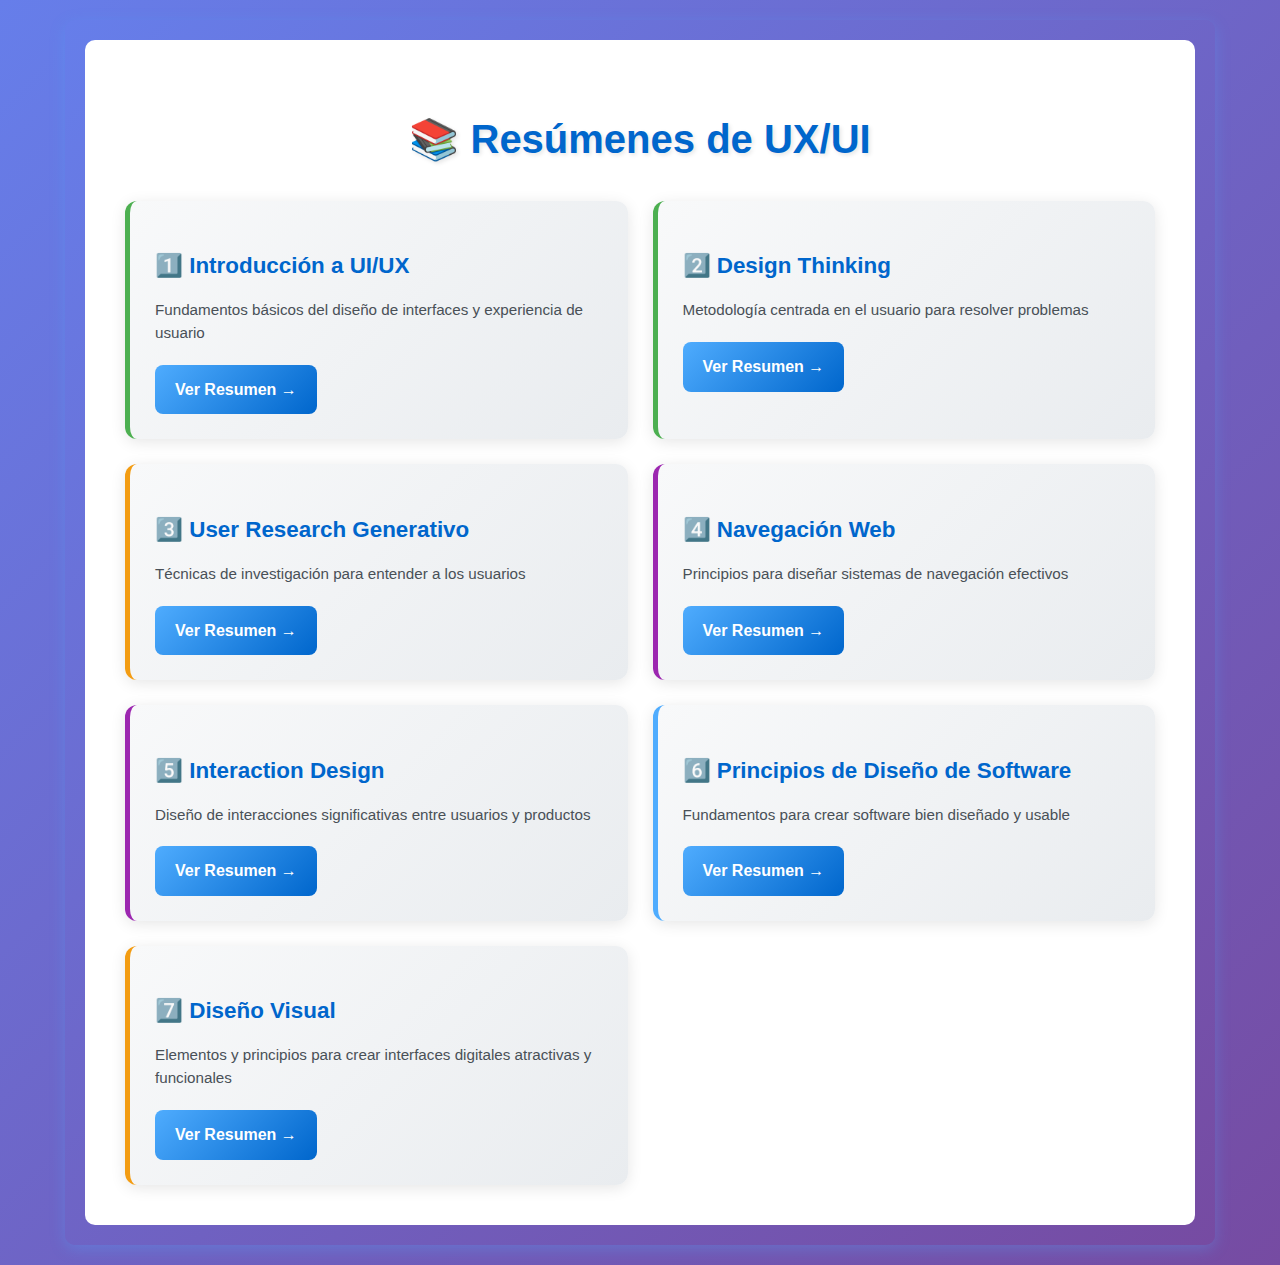
<file: index.html>
<!DOCTYPE html>
<html lang="es">
  <head>
    <meta charset="UTF-8" />
    <meta name="viewport" content="width=device-width, initial-scale=1.0" />
    <title>Resúmenes de UX/UI - Colección de Estudio</title>
    <link rel="stylesheet" href="css/index.css" />
  </head>
  <body class="landing-page">
    <div class="container landing-container">
      <div class="content">
        <h1 class="main-title">📚 Resúmenes de UX/UI</h1>

        <div class="resume-grid">
          <div class="resume-card resume-card--success">
            <h3>1️⃣ Introducción a UI/UX</h3>
            <p class="card-description">
              Fundamentos básicos del diseño de interfaces y experiencia de
              usuario
            </p>
            <a
              href="Introducción al Diseño de UI y UX - Resumen de Estudio.html"
              class="btn btn--primary"
              >Ver Resumen →</a
            >
          </div>

          <div class="resume-card resume-card--success">
            <h3>2️⃣ Design Thinking</h3>
            <p class="card-description">
              Metodología centrada en el usuario para resolver problemas
            </p>
            <a href="design_thinking_resumen.html" class="btn btn--primary"
              >Ver Resumen →</a
            >
          </div>

          <div class="resume-card resume-card--warning">
            <h3>3️⃣ User Research Generativo</h3>
            <p class="card-description">
              Técnicas de investigación para entender a los usuarios
            </p>
            <a href="User Research-Generative.html" class="btn btn--primary"
              >Ver Resumen →</a
            >
          </div>

          <div class="resume-card resume-card--purple">
            <h3>4️⃣ Navegación Web</h3>
            <p class="card-description">
              Principios para diseñar sistemas de navegación efectivos
            </p>
            <a href="navegacion_design_resumen.html" class="btn btn--primary"
              >Ver Resumen →</a
            >
          </div>

          <div class="resume-card resume-card--purple">
            <h3>5️⃣ Interaction Design</h3>
            <p class="card-description">
              Diseño de interacciones significativas entre usuarios y productos
            </p>
            <a href="interaction_design_resumen.html" class="btn btn--primary"
              >Ver Resumen →</a
            >
          </div>

          <div class="resume-card resume-card--primary">
            <h3>6️⃣ Principios de Diseño de Software</h3>
            <p class="card-description">
              Fundamentos para crear software bien diseñado y usable
            </p>
            <a
              href="software_design_principles_resumen_1.html"
              class="btn btn--primary"
              >Ver Resumen →</a
            >
          </div>

          <div class="resume-card resume-card--warning">
            <h3>7️⃣ Diseño Visual</h3>
            <p class="card-description">
              Elementos y principios para crear interfaces digitales atractivas y funcionales
            </p>
            <a href="visual_design_summary.html" class="btn btn--primary"
              >Ver Resumen →</a
            >
          </div>
        </div>
      </div>
    </div>
  </body>
</html>
</file>
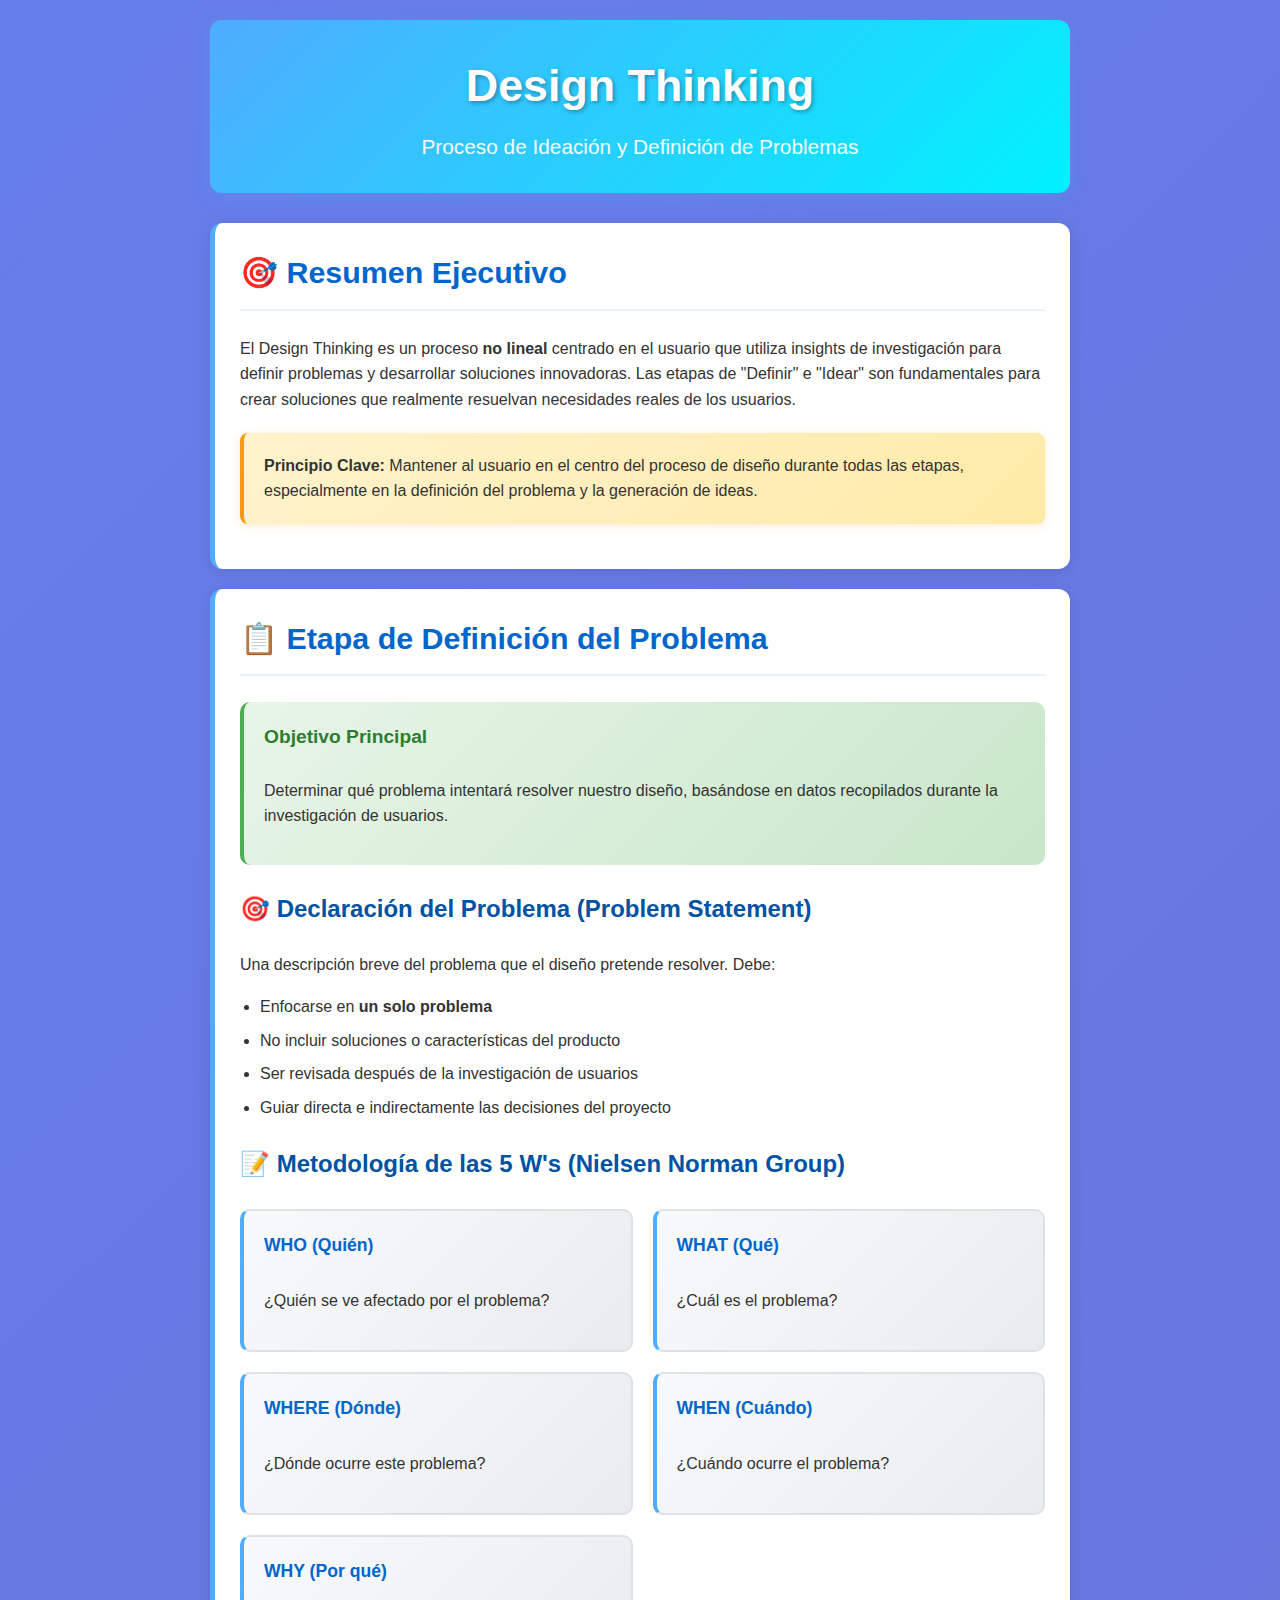
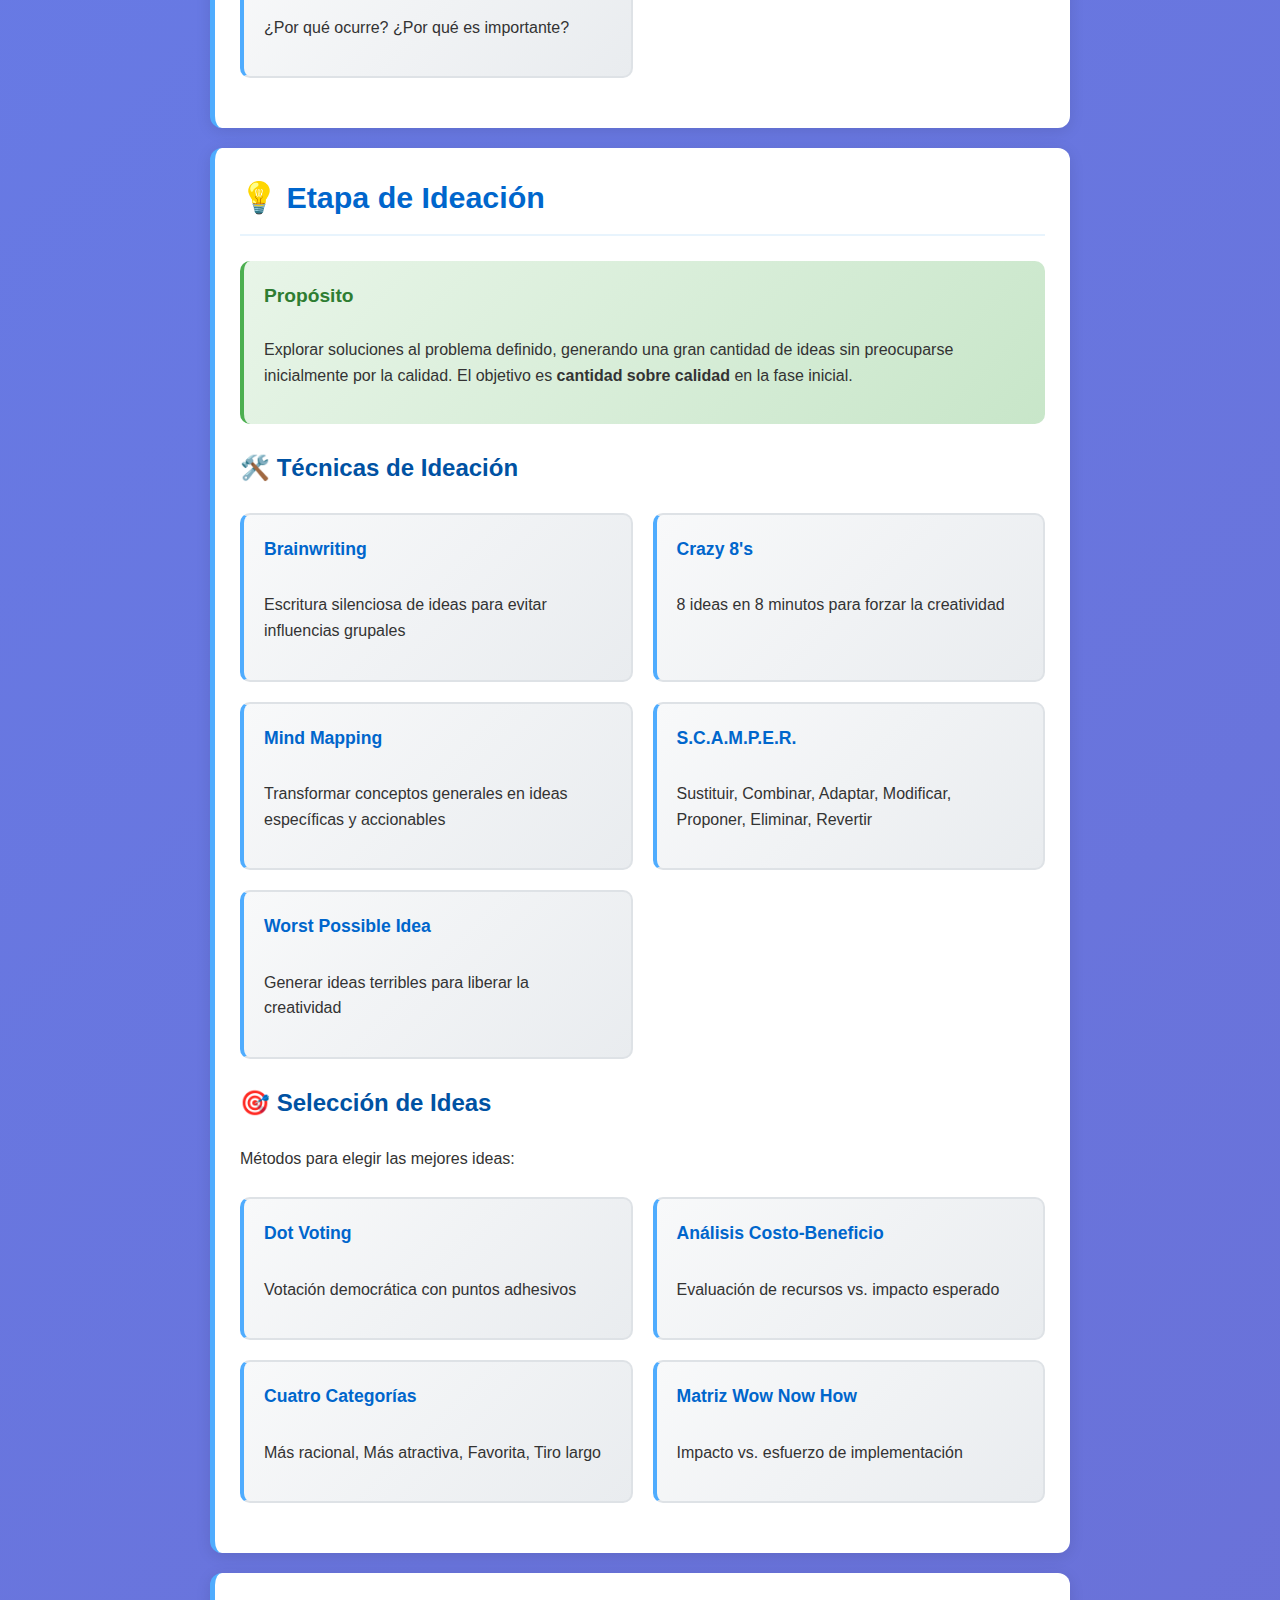
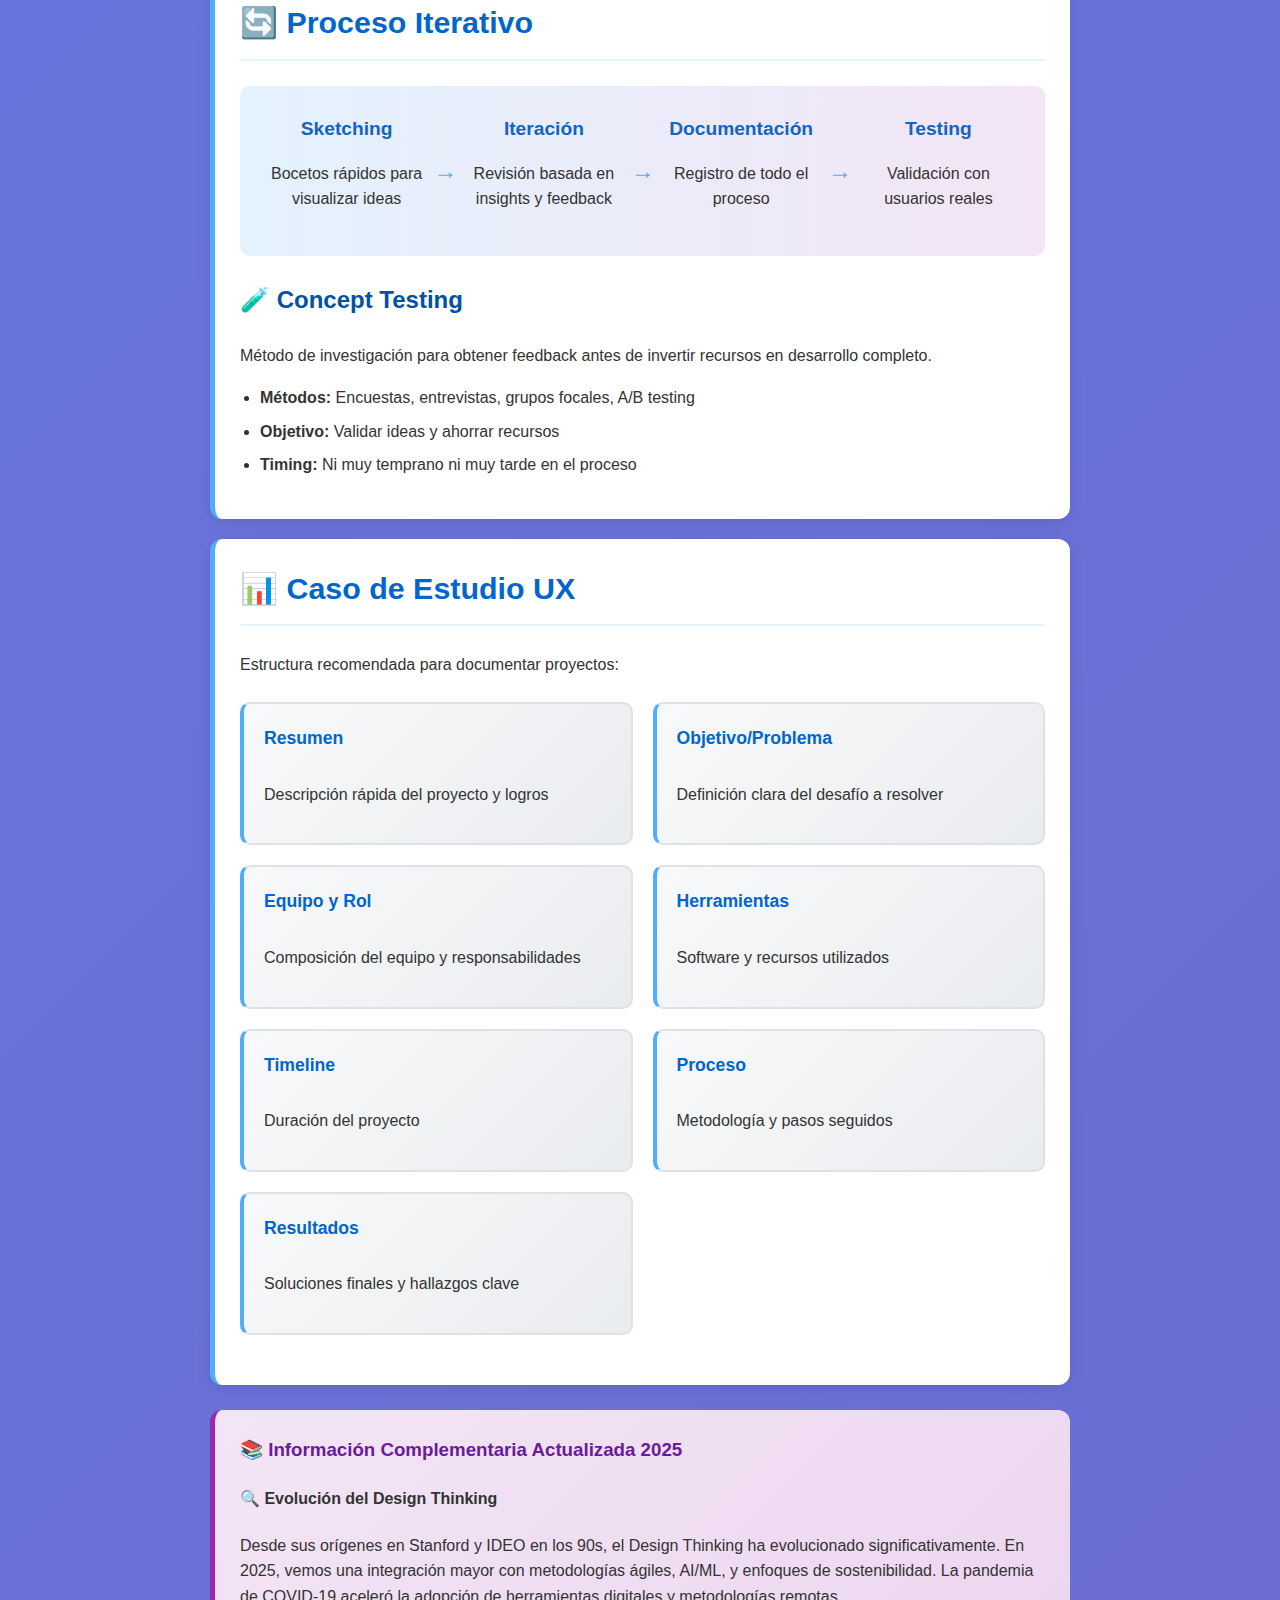
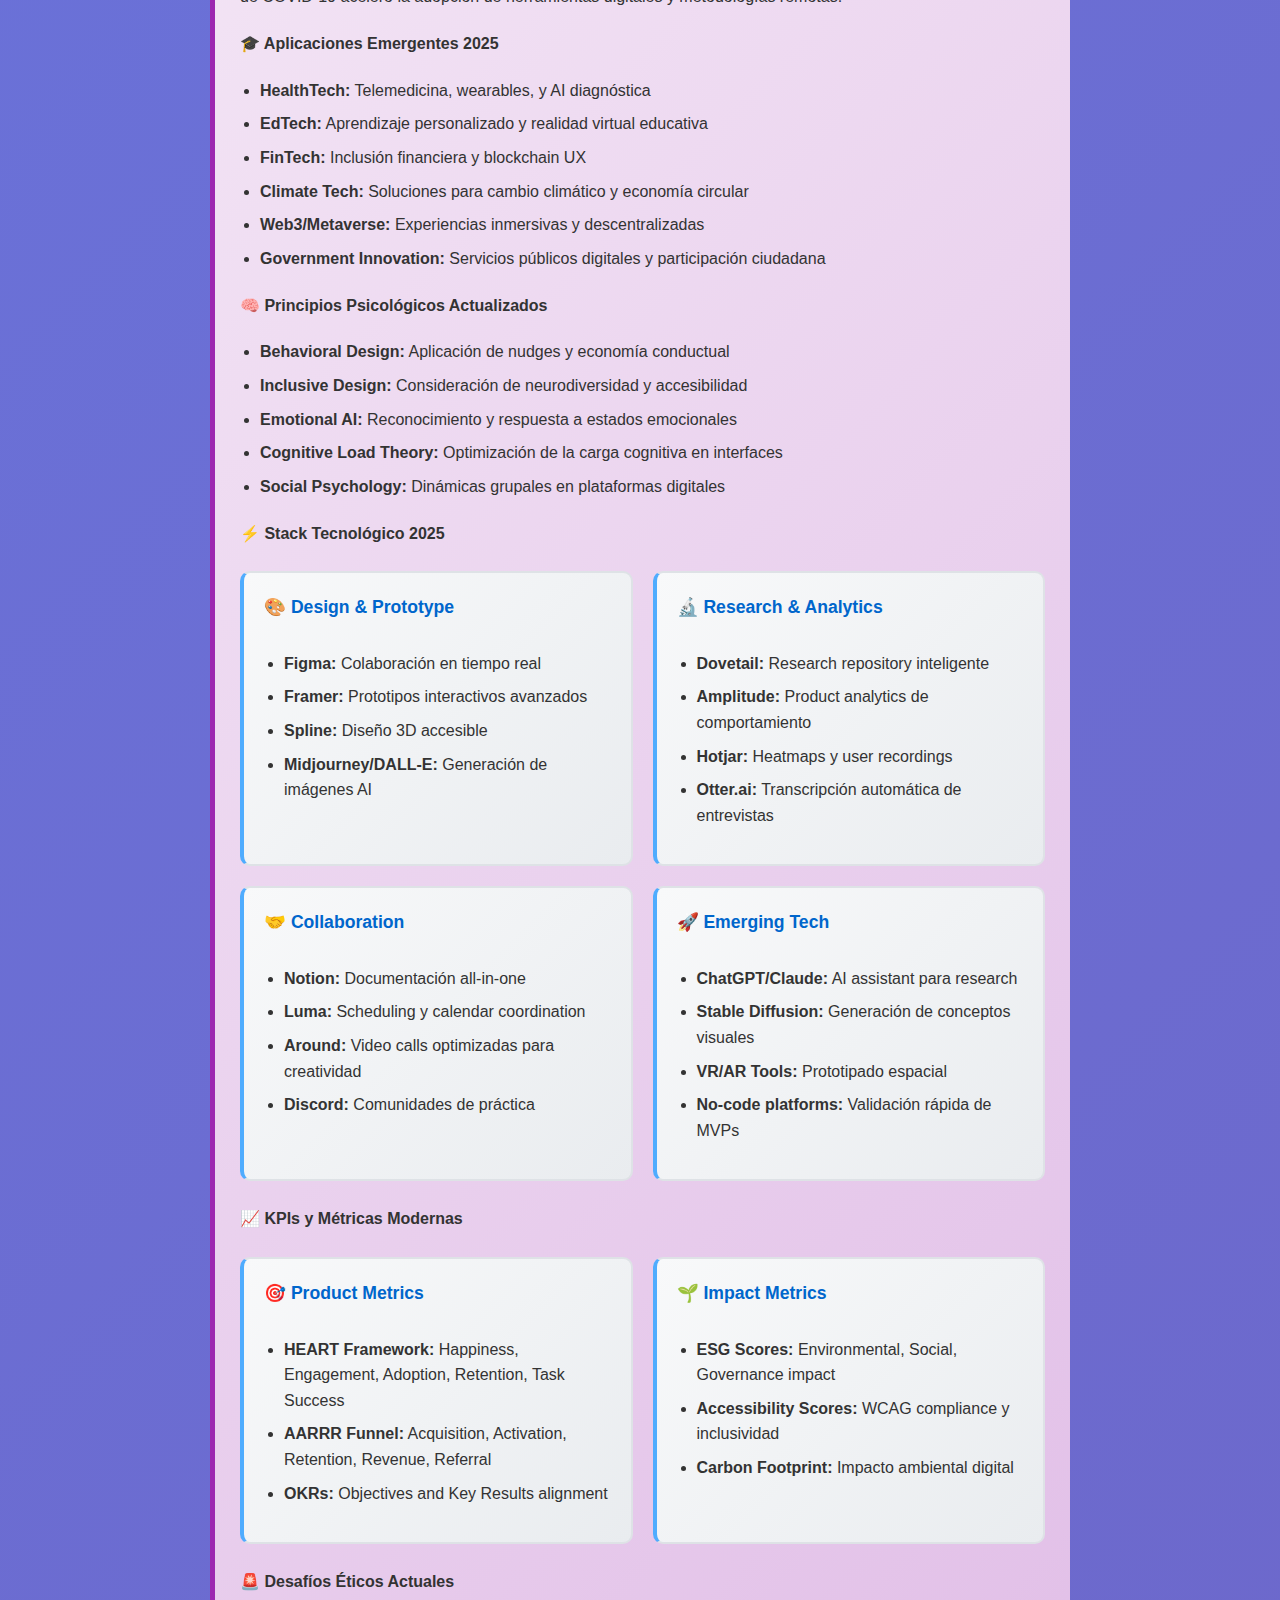
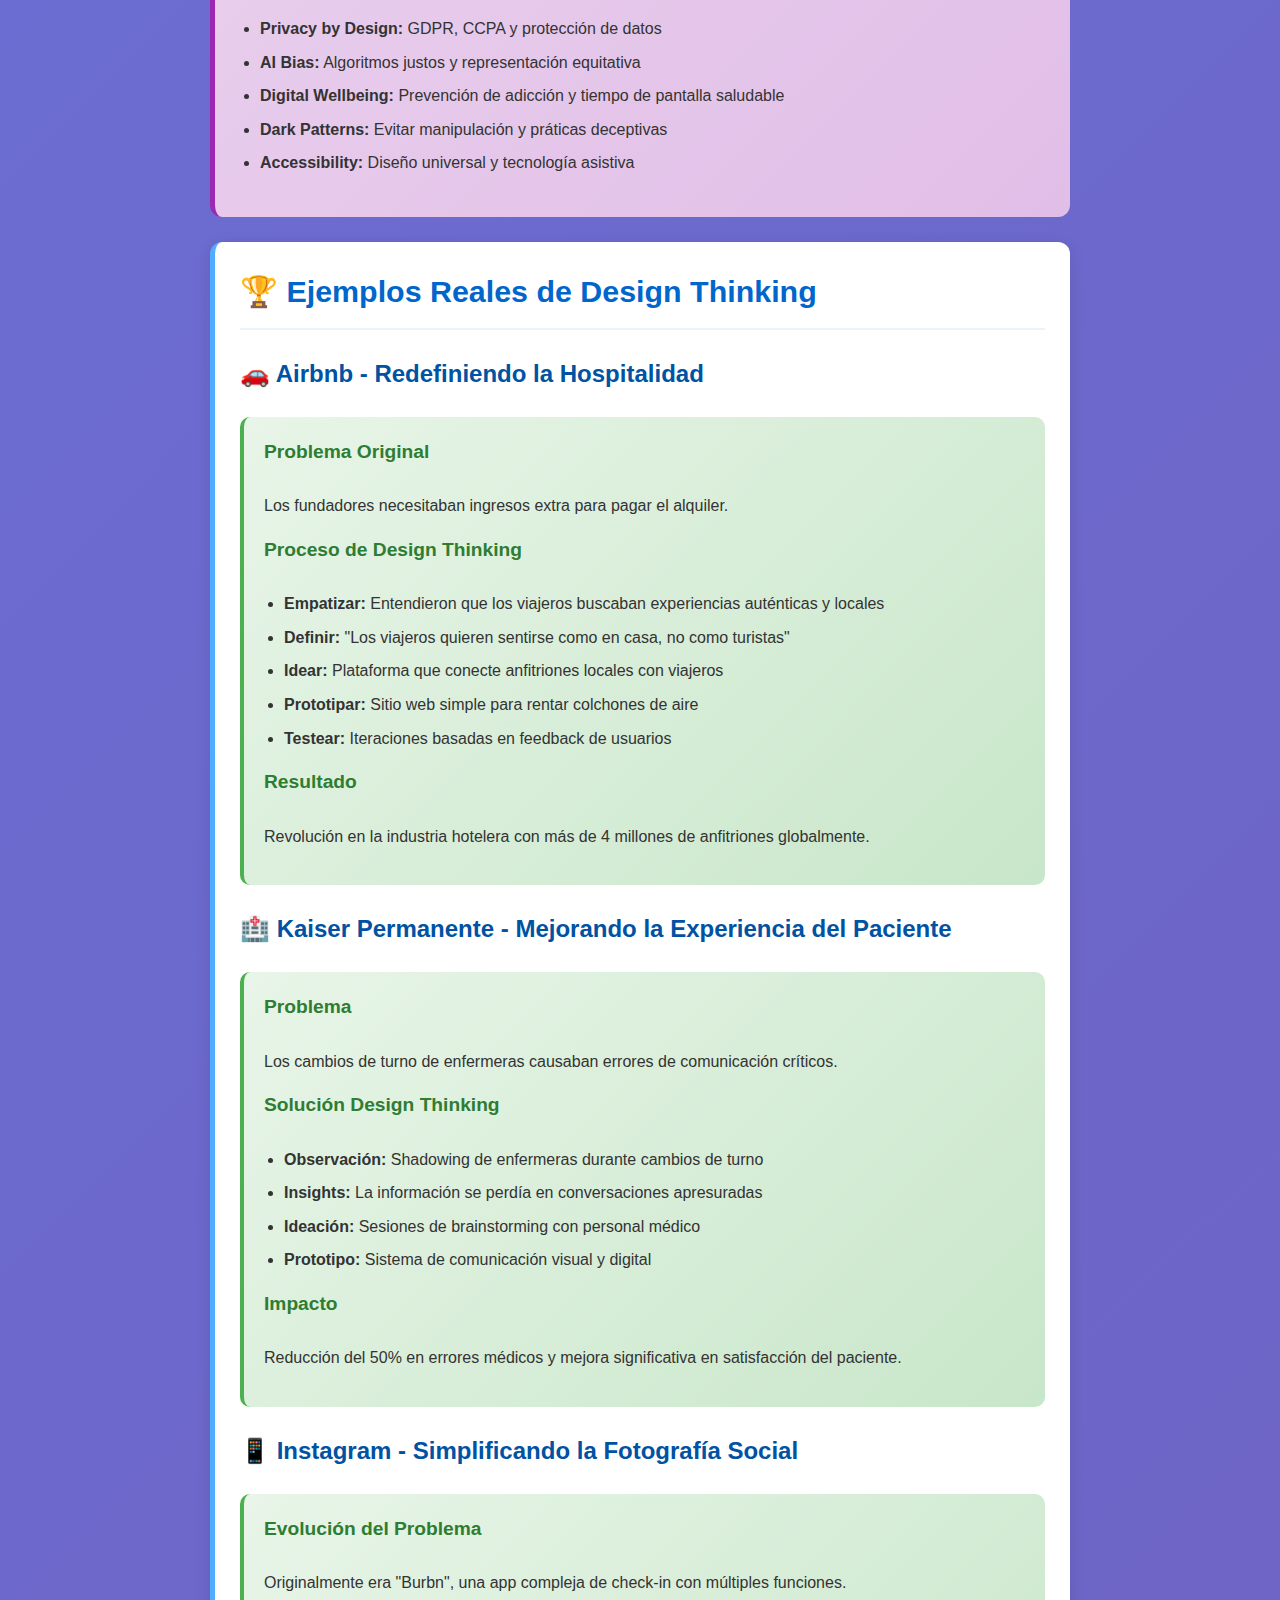
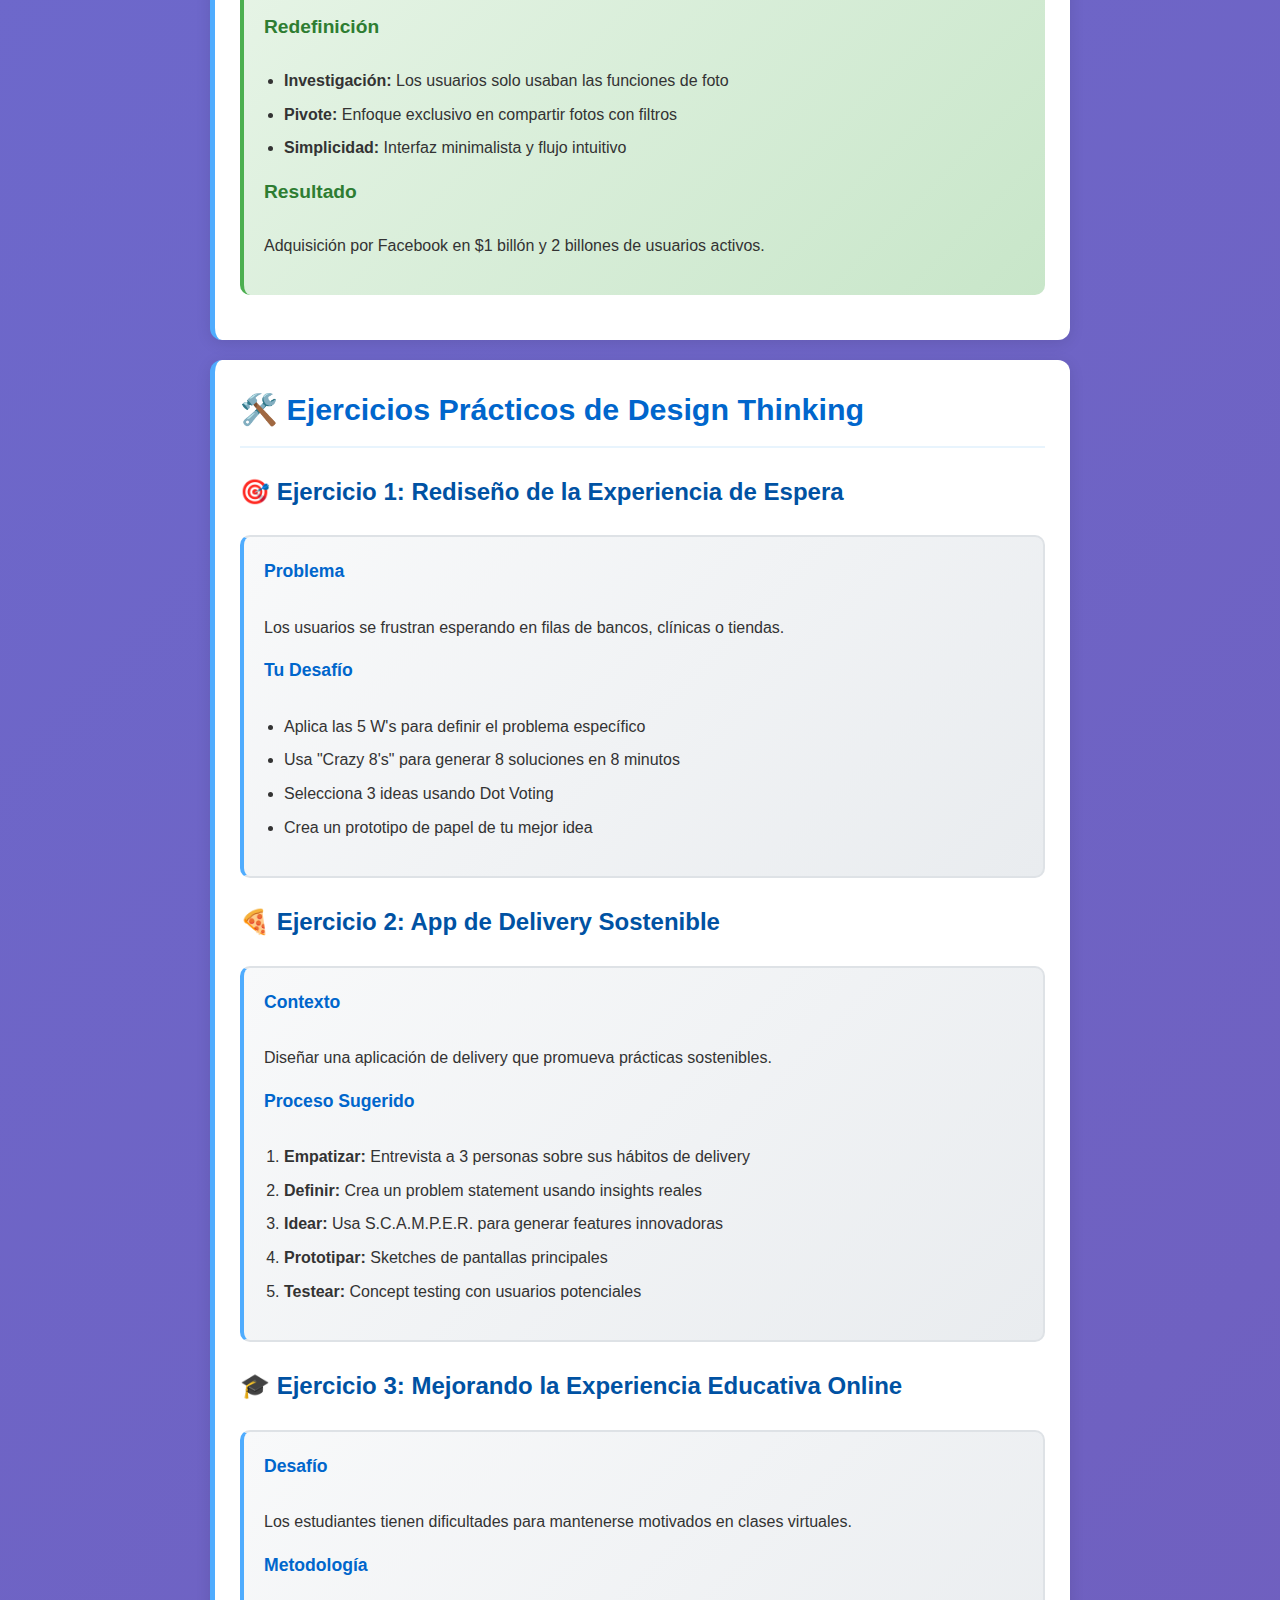
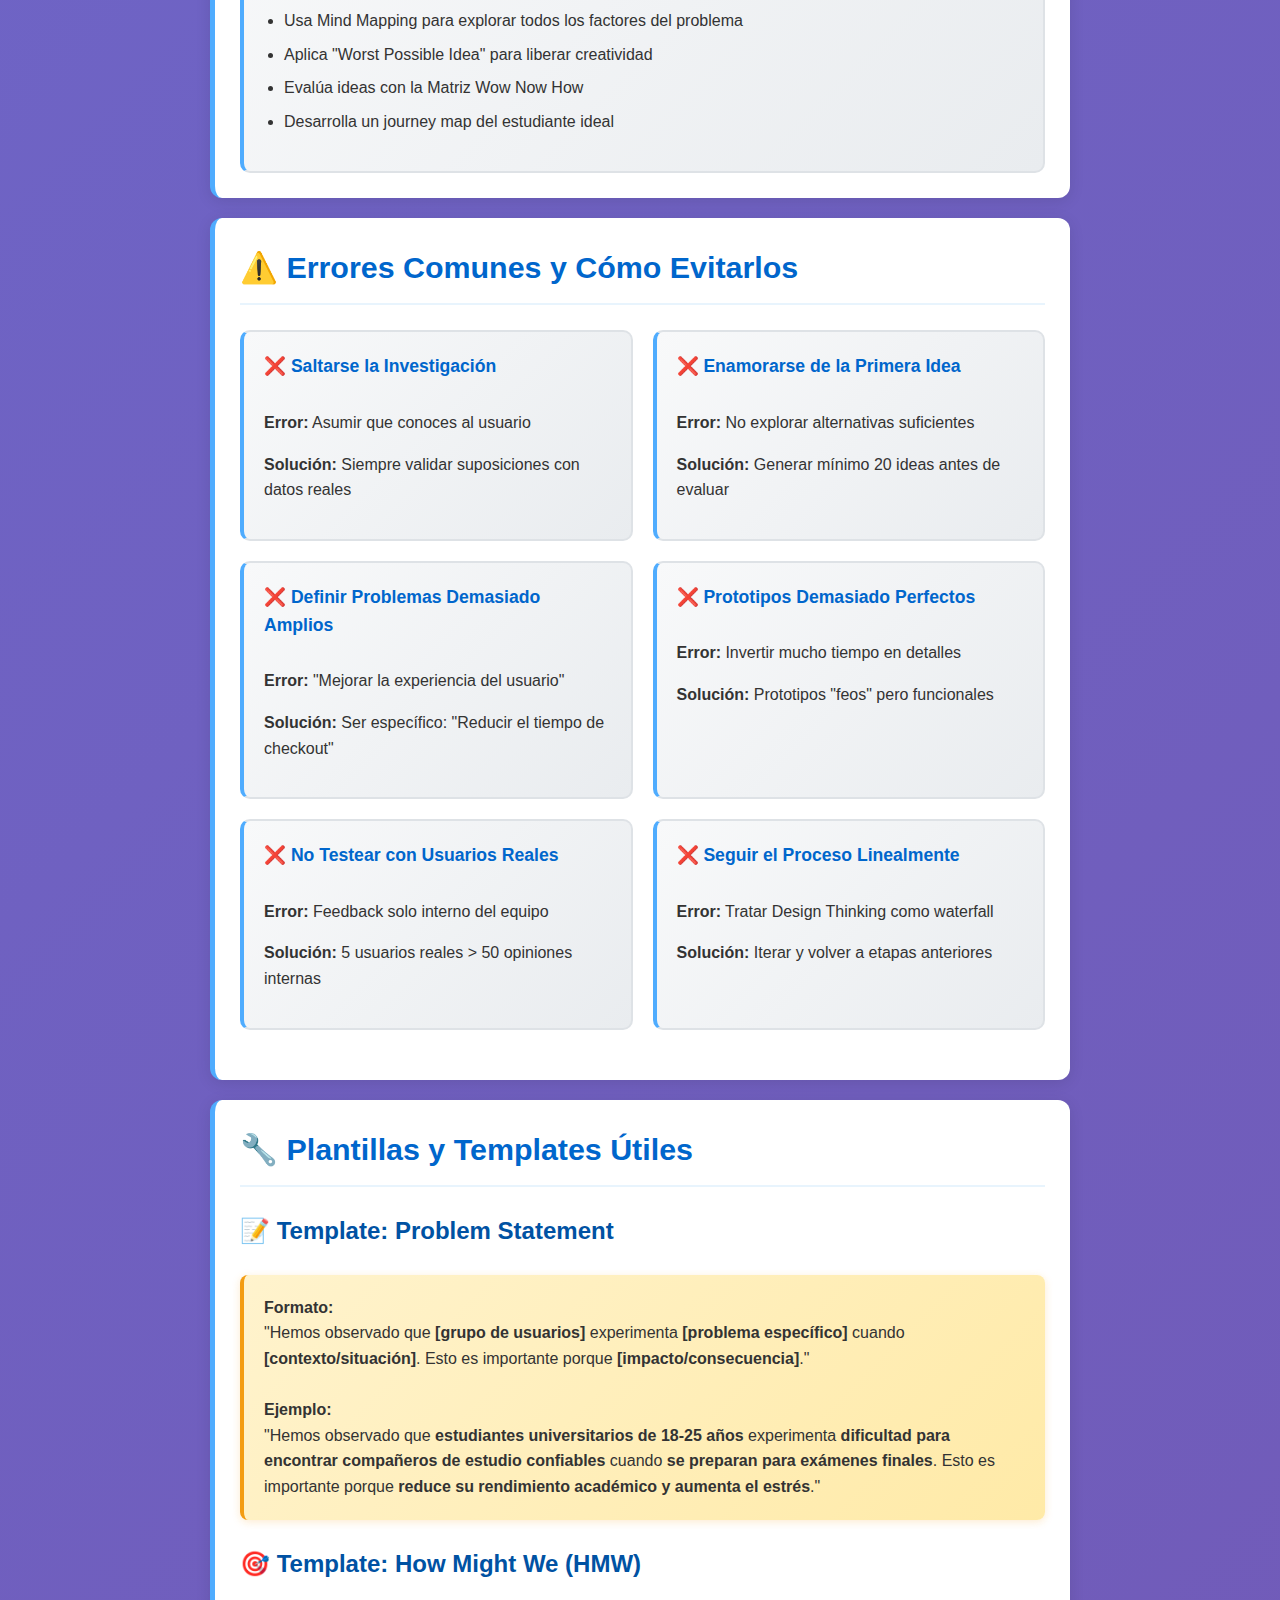
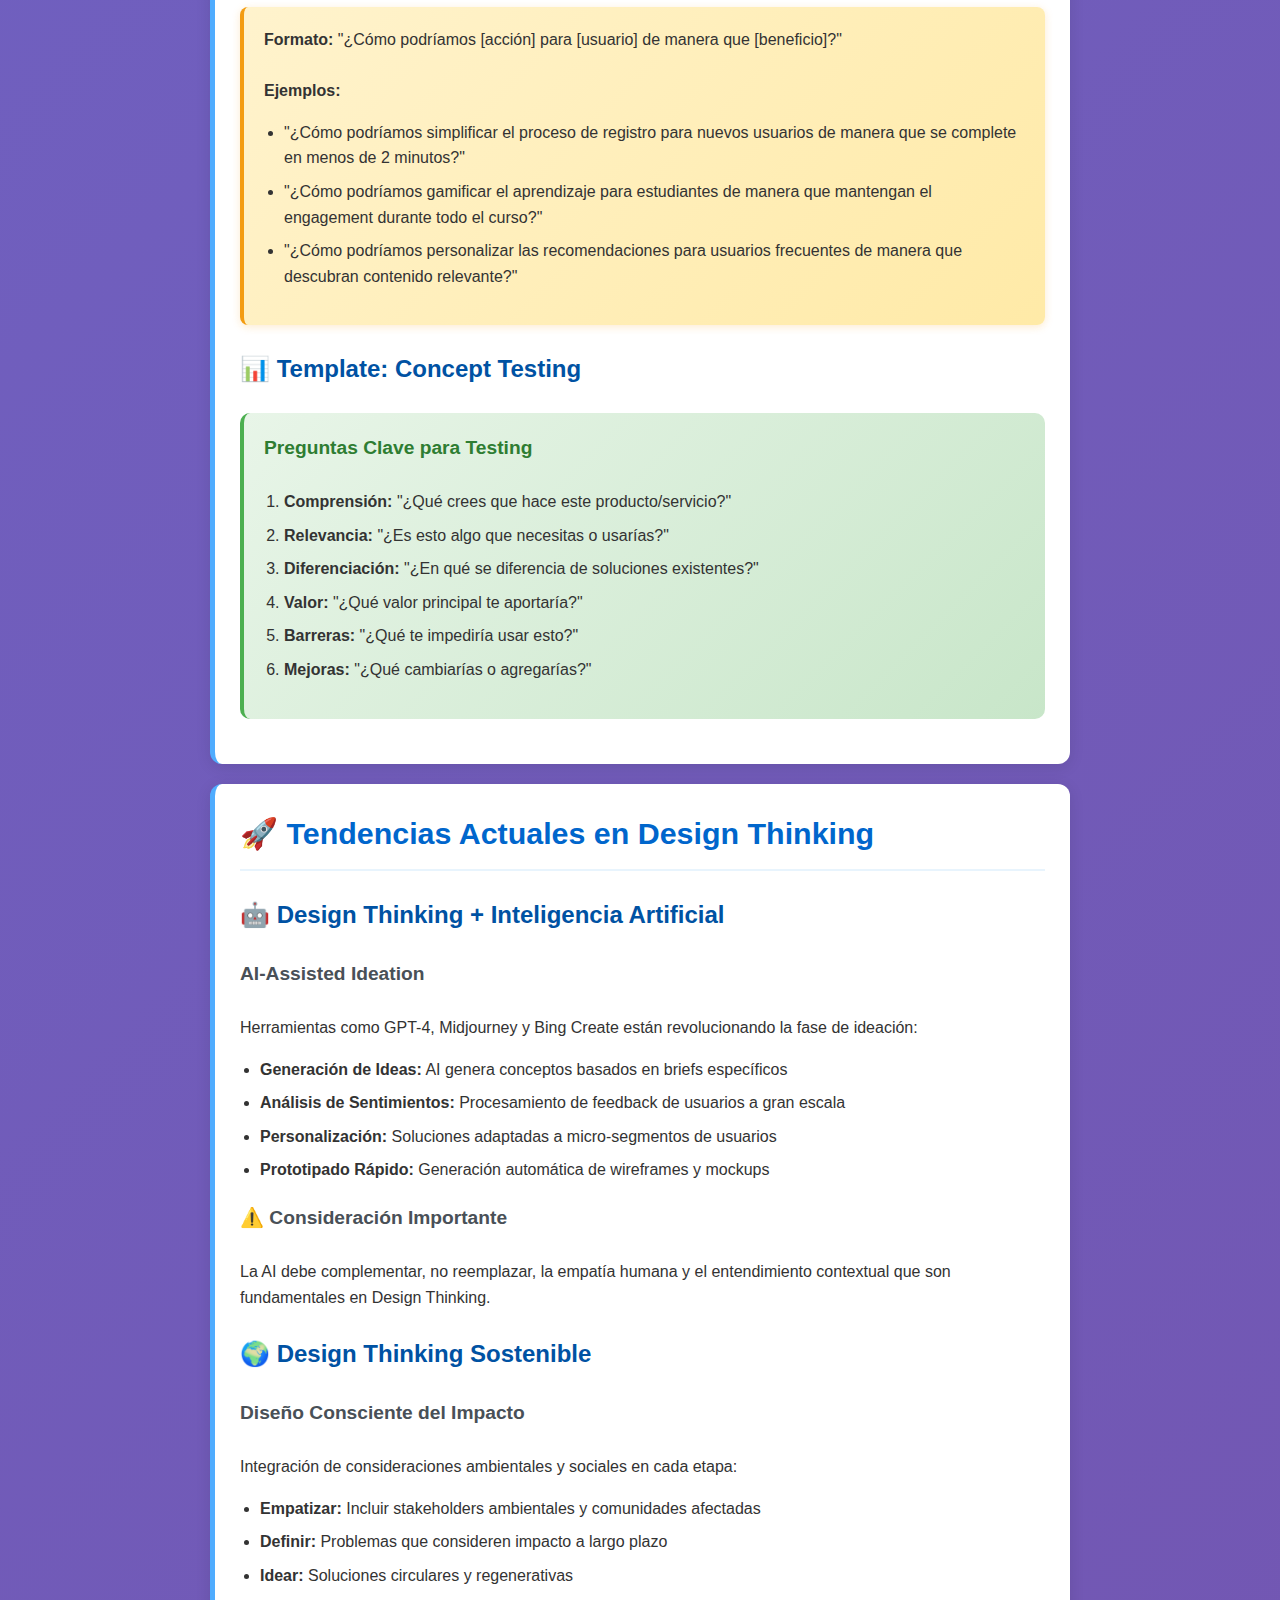
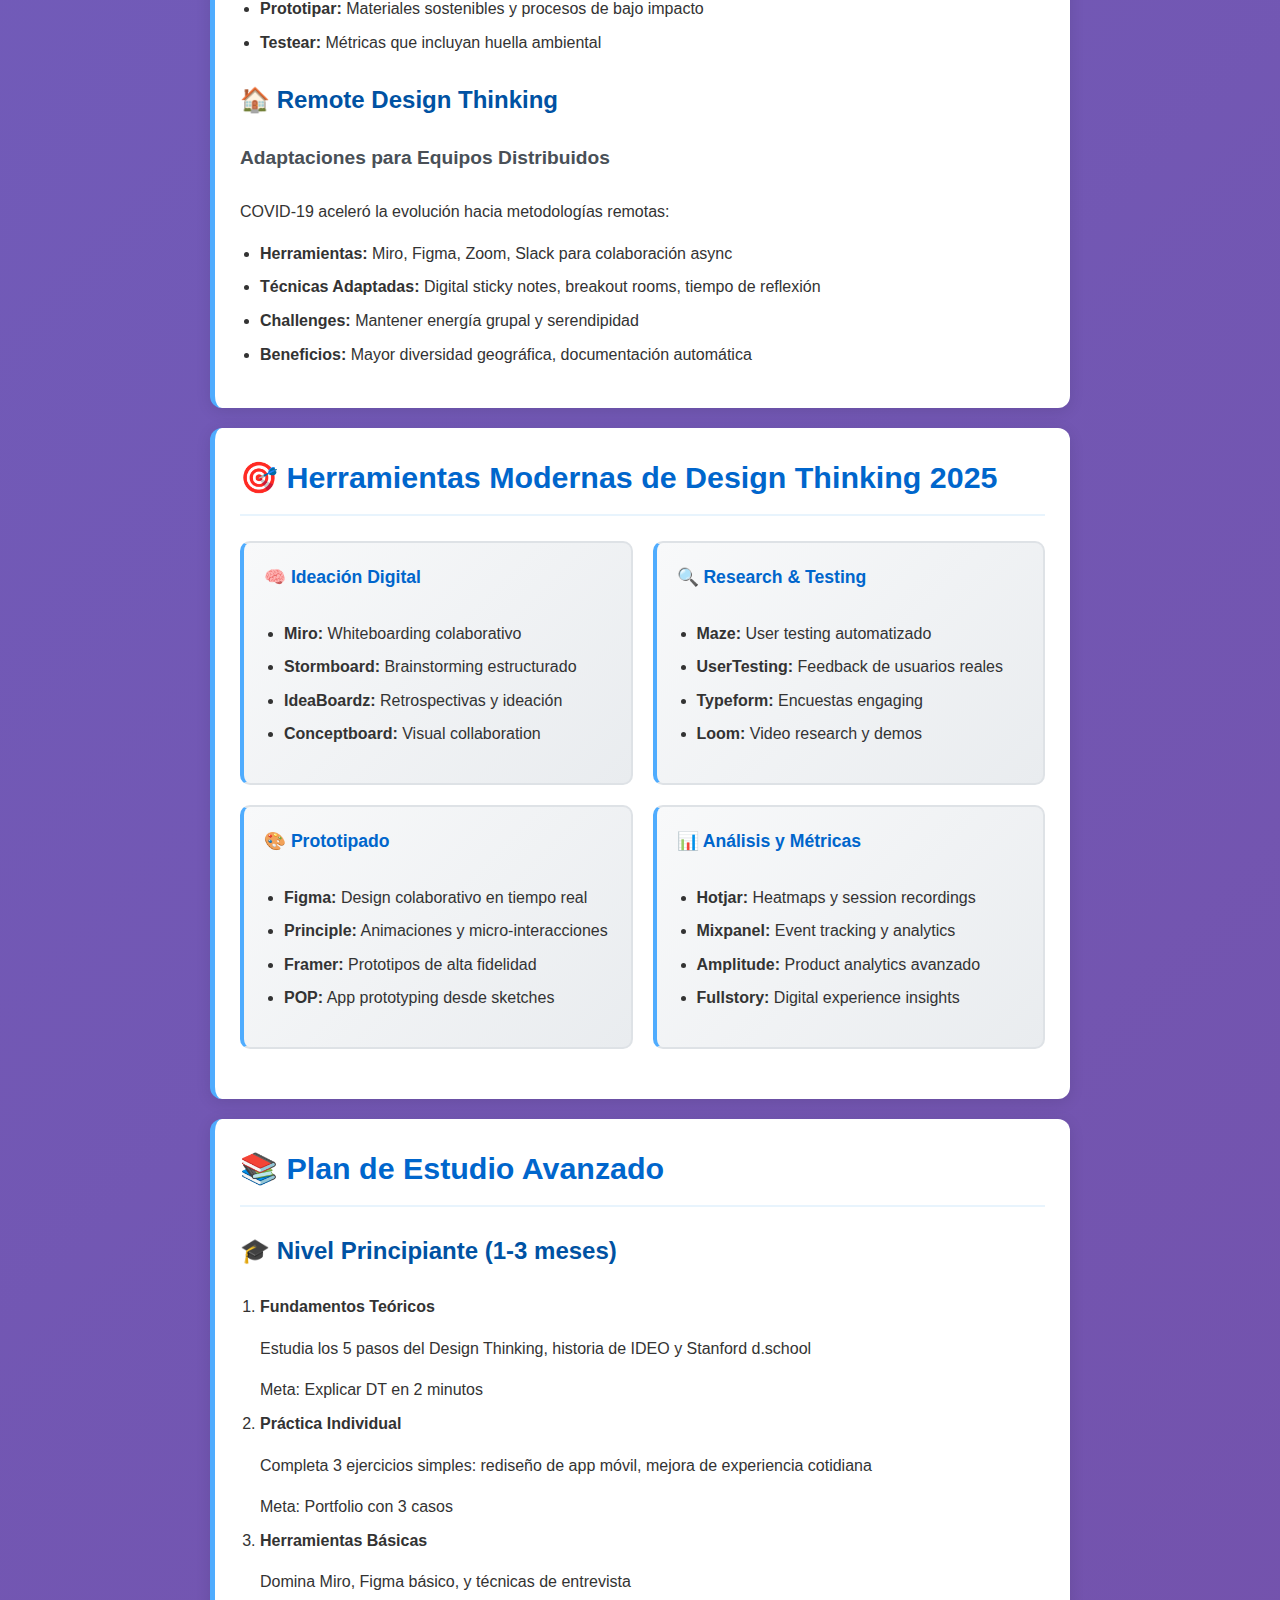
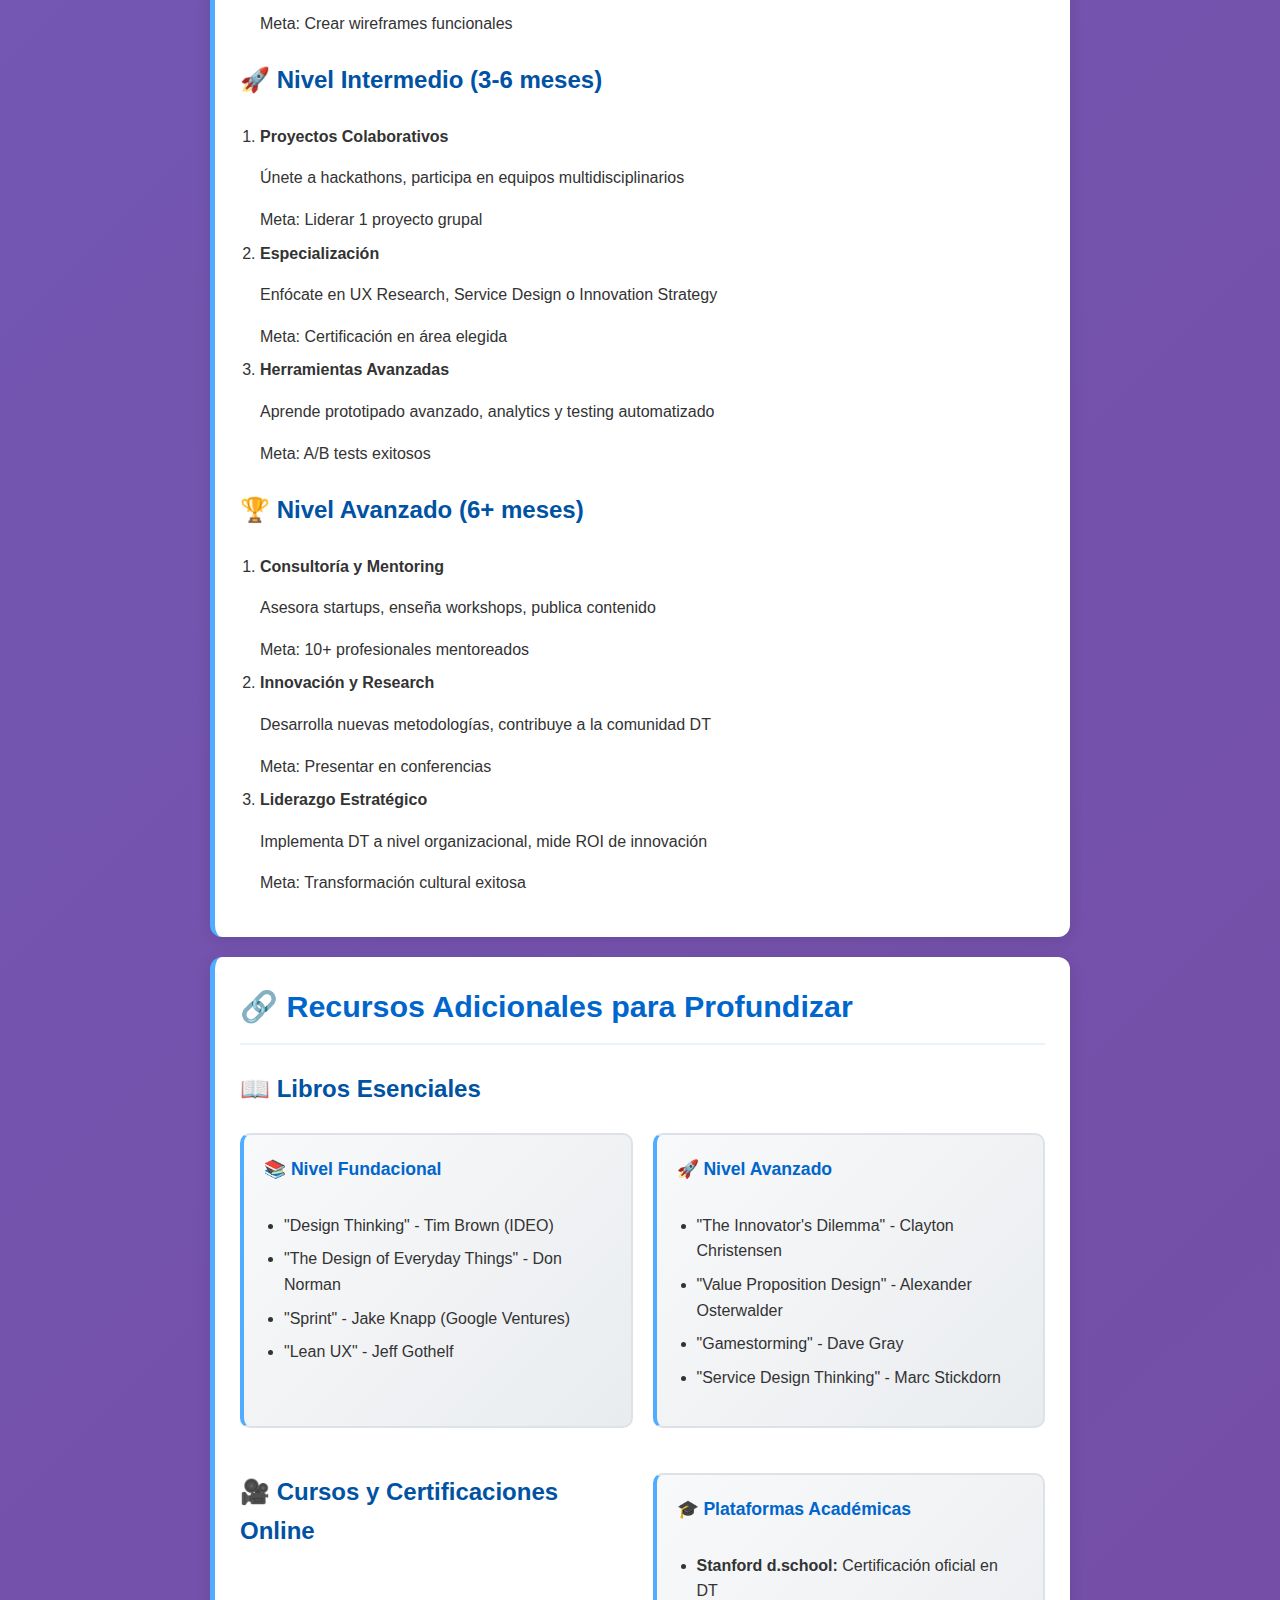
<file: design_thinking_resumen.html>
<!DOCTYPE html>
<html lang="es">
<head>
    <meta charset="UTF-8">
    <meta name="viewport" content="width=device-width, initial-scale=1.0">
    <title>Design Thinking - Proceso de Ideación</title>
    <link rel="stylesheet" href="css/design-thinking.css">
</head>
<body>
    <div class="header">
        <h1>Design Thinking</h1>
        <p>Proceso de Ideación y Definición de Problemas</p>
    </div>

    <div class="section">
        <h2>🎯 Resumen Ejecutivo</h2>
        <p>El Design Thinking es un proceso <strong>no lineal</strong> centrado en el usuario que utiliza insights de investigación para definir problemas y desarrollar soluciones innovadoras. Las etapas de "Definir" e "Idear" son fundamentales para crear soluciones que realmente resuelvan necesidades reales de los usuarios.</p>
        
        <div class="highlight">
            <strong>Principio Clave:</strong> Mantener al usuario en el centro del proceso de diseño durante todas las etapas, especialmente en la definición del problema y la generación de ideas.
        </div>
    </div>

    <div class="section">
        <h2>📋 Etapa de Definición del Problema</h2>
        
        <div class="key-points">
            <h4>Objetivo Principal</h4>
            <p>Determinar qué problema intentará resolver nuestro diseño, basándose en datos recopilados durante la investigación de usuarios.</p>
        </div>

        <h3>🎯 Declaración del Problema (Problem Statement)</h3>
        <p>Una descripción breve del problema que el diseño pretende resolver. Debe:</p>
        <ul>
            <li>Enfocarse en <strong>un solo problema</strong></li>
            <li>No incluir soluciones o características del producto</li>
            <li>Ser revisada después de la investigación de usuarios</li>
            <li>Guiar directa e indirectamente las decisiones del proyecto</li>
        </ul>

        <h3>📝 Metodología de las 5 W's (Nielsen Norman Group)</h3>
        <div class="techniques-grid">
            <div class="technique-card">
                <h5>WHO (Quién)</h5>
                <p>¿Quién se ve afectado por el problema?</p>
            </div>
            <div class="technique-card">
                <h5>WHAT (Qué)</h5>
                <p>¿Cuál es el problema?</p>
            </div>
            <div class="technique-card">
                <h5>WHERE (Dónde)</h5>
                <p>¿Dónde ocurre este problema?</p>
            </div>
            <div class="technique-card">
                <h5>WHEN (Cuándo)</h5>
                <p>¿Cuándo ocurre el problema?</p>
            </div>
            <div class="technique-card">
                <h5>WHY (Por qué)</h5>
                <p>¿Por qué ocurre? ¿Por qué es importante?</p>
            </div>
        </div>
    </div>

    <div class="section">
        <h2>💡 Etapa de Ideación</h2>
        
        <div class="key-points">
            <h4>Propósito</h4>
            <p>Explorar soluciones al problema definido, generando una gran cantidad de ideas sin preocuparse inicialmente por la calidad. El objetivo es <strong>cantidad sobre calidad</strong> en la fase inicial.</p>
        </div>

        <h3>🛠️ Técnicas de Ideación</h3>
        <div class="techniques-grid">
            <div class="technique-card">
                <h5>Brainwriting</h5>
                <p>Escritura silenciosa de ideas para evitar influencias grupales</p>
            </div>
            <div class="technique-card">
                <h5>Crazy 8's</h5>
                <p>8 ideas en 8 minutos para forzar la creatividad</p>
            </div>
            <div class="technique-card">
                <h5>Mind Mapping</h5>
                <p>Transformar conceptos generales en ideas específicas y accionables</p>
            </div>
            <div class="technique-card">
                <h5>S.C.A.M.P.E.R.</h5>
                <p>Sustituir, Combinar, Adaptar, Modificar, Proponer, Eliminar, Revertir</p>
            </div>
            <div class="technique-card">
                <h5>Worst Possible Idea</h5>
                <p>Generar ideas terribles para liberar la creatividad</p>
            </div>
        </div>

        <h3>🎯 Selección de Ideas</h3>
        <p>Métodos para elegir las mejores ideas:</p>
        <div class="techniques-grid">
            <div class="technique-card">
                <h5>Dot Voting</h5>
                <p>Votación democrática con puntos adhesivos</p>
            </div>
            <div class="technique-card">
                <h5>Análisis Costo-Beneficio</h5>
                <p>Evaluación de recursos vs. impacto esperado</p>
            </div>
            <div class="technique-card">
                <h5>Cuatro Categorías</h5>
                <p>Más racional, Más atractiva, Favorita, Tiro largo</p>
            </div>
            <div class="technique-card">
                <h5>Matriz Wow Now How</h5>
                <p>Impacto vs. esfuerzo de implementación</p>
            </div>
        </div>
    </div>

    <div class="section">
        <h2>🔄 Proceso Iterativo</h2>
        
        <div class="process-flow">
            <div class="process-step">
                <h4>Sketching</h4>
                <p>Bocetos rápidos para visualizar ideas</p>
            </div>
            <div class="arrow">→</div>
            <div class="process-step">
                <h4>Iteración</h4>
                <p>Revisión basada en insights y feedback</p>
            </div>
            <div class="arrow">→</div>
            <div class="process-step">
                <h4>Documentación</h4>
                <p>Registro de todo el proceso</p>
            </div>
            <div class="arrow">→</div>
            <div class="process-step">
                <h4>Testing</h4>
                <p>Validación con usuarios reales</p>
            </div>
        </div>

        <h3>🧪 Concept Testing</h3>
        <p>Método de investigación para obtener feedback antes de invertir recursos en desarrollo completo.</p>
        <ul>
            <li><strong>Métodos:</strong> Encuestas, entrevistas, grupos focales, A/B testing</li>
            <li><strong>Objetivo:</strong> Validar ideas y ahorrar recursos</li>
            <li><strong>Timing:</strong> Ni muy temprano ni muy tarde en el proceso</li>
        </ul>
    </div>

    <div class="section">
        <h2>📊 Caso de Estudio UX</h2>
        <p>Estructura recomendada para documentar proyectos:</p>
        
        <div class="techniques-grid">
            <div class="technique-card">
                <h5>Resumen</h5>
                <p>Descripción rápida del proyecto y logros</p>
            </div>
            <div class="technique-card">
                <h5>Objetivo/Problema</h5>
                <p>Definición clara del desafío a resolver</p>
            </div>
            <div class="technique-card">
                <h5>Equipo y Rol</h5>
                <p>Composición del equipo y responsabilidades</p>
            </div>
            <div class="technique-card">
                <h5>Herramientas</h5>
                <p>Software y recursos utilizados</p>
            </div>
            <div class="technique-card">
                <h5>Timeline</h5>
                <p>Duración del proyecto</p>
            </div>
            <div class="technique-card">
                <h5>Proceso</h5>
                <p>Metodología y pasos seguidos</p>
            </div>
            <div class="technique-card">
                <h5>Resultados</h5>
                <p>Soluciones finales y hallazgos clave</p>
            </div>
        </div>
    </div>

    <div class="additional-info">
        <h3>📚 Información Complementaria Actualizada 2025</h3>
        
        <h4>🔍 Evolución del Design Thinking</h4>
        <p>Desde sus orígenes en Stanford y IDEO en los 90s, el Design Thinking ha evolucionado significativamente. En 2025, vemos una integración mayor con metodologías ágiles, AI/ML, y enfoques de sostenibilidad. La pandemia de COVID-19 aceleró la adopción de herramientas digitales y metodologías remotas.</p>
        
        <h4>🎓 Aplicaciones Emergentes 2025</h4>
        <ul>
            <li><strong>HealthTech:</strong> Telemedicina, wearables, y AI diagnóstica</li>
            <li><strong>EdTech:</strong> Aprendizaje personalizado y realidad virtual educativa</li>
            <li><strong>FinTech:</strong> Inclusión financiera y blockchain UX</li>
            <li><strong>Climate Tech:</strong> Soluciones para cambio climático y economía circular</li>
            <li><strong>Web3/Metaverse:</strong> Experiencias inmersivas y descentralizadas</li>
            <li><strong>Government Innovation:</strong> Servicios públicos digitales y participación ciudadana</li>
        </ul>
        
        <h4>🧠 Principios Psicológicos Actualizados</h4>
        <ul>
            <li><strong>Behavioral Design:</strong> Aplicación de nudges y economía conductual</li>
            <li><strong>Inclusive Design:</strong> Consideración de neurodiversidad y accesibilidad</li>
            <li><strong>Emotional AI:</strong> Reconocimiento y respuesta a estados emocionales</li>
            <li><strong>Cognitive Load Theory:</strong> Optimización de la carga cognitiva en interfaces</li>
            <li><strong>Social Psychology:</strong> Dinámicas grupales en plataformas digitales</li>
        </ul>
        
        <h4>⚡ Stack Tecnológico 2025</h4>
        <div class="techniques-grid">
            <div class="technique-card">
                <h5>🎨 Design & Prototype</h5>
                <ul>
                    <li><strong>Figma:</strong> Colaboración en tiempo real</li>
                    <li><strong>Framer:</strong> Prototipos interactivos avanzados</li>
                    <li><strong>Spline:</strong> Diseño 3D accesible</li>
                    <li><strong>Midjourney/DALL-E:</strong> Generación de imágenes AI</li>
                </ul>
            </div>
            <div class="technique-card">
                <h5>🔬 Research & Analytics</h5>
                <ul>
                    <li><strong>Dovetail:</strong> Research repository inteligente</li>
                    <li><strong>Amplitude:</strong> Product analytics de comportamiento</li>
                    <li><strong>Hotjar:</strong> Heatmaps y user recordings</li>
                    <li><strong>Otter.ai:</strong> Transcripción automática de entrevistas</li>
                </ul>
            </div>
            <div class="technique-card">
                <h5>🤝 Collaboration</h5>
                <ul>
                    <li><strong>Notion:</strong> Documentación all-in-one</li>
                    <li><strong>Luma:</strong> Scheduling y calendar coordination</li>
                    <li><strong>Around:</strong> Video calls optimizadas para creatividad</li>
                    <li><strong>Discord:</strong> Comunidades de práctica</li>
                </ul>
            </div>
            <div class="technique-card">
                <h5>🚀 Emerging Tech</h5>
                <ul>
                    <li><strong>ChatGPT/Claude:</strong> AI assistant para research</li>
                    <li><strong>Stable Diffusion:</strong> Generación de conceptos visuales</li>
                    <li><strong>VR/AR Tools:</strong> Prototipado espacial</li>
                    <li><strong>No-code platforms:</strong> Validación rápida de MVPs</li>
                </ul>
            </div>
        </div>
        
        <h4>📈 KPIs y Métricas Modernas</h4>
        <div class="techniques-grid">
            <div class="technique-card">
                <h5>🎯 Product Metrics</h5>
                <ul>
                    <li><strong>HEART Framework:</strong> Happiness, Engagement, Adoption, Retention, Task Success</li>
                    <li><strong>AARRR Funnel:</strong> Acquisition, Activation, Retention, Revenue, Referral</li>
                    <li><strong>OKRs:</strong> Objectives and Key Results alignment</li>
                </ul>
            </div>
            <div class="technique-card">
                <h5>🌱 Impact Metrics</h5>
                <ul>
                    <li><strong>ESG Scores:</strong> Environmental, Social, Governance impact</li>
                    <li><strong>Accessibility Scores:</strong> WCAG compliance y inclusividad</li>
                    <li><strong>Carbon Footprint:</strong> Impacto ambiental digital</li>
                </ul>
            </div>
        </div>
        
        <h4>🚨 Desafíos Éticos Actuales</h4>
        <ul>
            <li><strong>Privacy by Design:</strong> GDPR, CCPA y protección de datos</li>
            <li><strong>AI Bias:</strong> Algoritmos justos y representación equitativa</li>
            <li><strong>Digital Wellbeing:</strong> Prevención de adicción y tiempo de pantalla saludable</li>
            <li><strong>Dark Patterns:</strong> Evitar manipulación y práticas deceptivas</li>
            <li><strong>Accessibility:</strong> Diseño universal y tecnología asistiva</li>
        </ul>
    </div>

    <div class="section">
        <h2>🏆 Ejemplos Reales de Design Thinking</h2>
        
        <h3>🚗 Airbnb - Redefiniendo la Hospitalidad</h3>
        <div class="key-points">
            <h4>Problema Original</h4>
            <p>Los fundadores necesitaban ingresos extra para pagar el alquiler.</p>
            <h4>Proceso de Design Thinking</h4>
            <ul>
                <li><strong>Empatizar:</strong> Entendieron que los viajeros buscaban experiencias auténticas y locales</li>
                <li><strong>Definir:</strong> "Los viajeros quieren sentirse como en casa, no como turistas"</li>
                <li><strong>Idear:</strong> Plataforma que conecte anfitriones locales con viajeros</li>
                <li><strong>Prototipar:</strong> Sitio web simple para rentar colchones de aire</li>
                <li><strong>Testear:</strong> Iteraciones basadas en feedback de usuarios</li>
            </ul>
            <h4>Resultado</h4>
            <p>Revolución en la industria hotelera con más de 4 millones de anfitriones globalmente.</p>
        </div>

        <h3>🏥 Kaiser Permanente - Mejorando la Experiencia del Paciente</h3>
        <div class="key-points">
            <h4>Problema</h4>
            <p>Los cambios de turno de enfermeras causaban errores de comunicación críticos.</p>
            <h4>Solución Design Thinking</h4>
            <ul>
                <li><strong>Observación:</strong> Shadowing de enfermeras durante cambios de turno</li>
                <li><strong>Insights:</strong> La información se perdía en conversaciones apresuradas</li>
                <li><strong>Ideación:</strong> Sesiones de brainstorming con personal médico</li>
                <li><strong>Prototipo:</strong> Sistema de comunicación visual y digital</li>
            </ul>
            <h4>Impacto</h4>
            <p>Reducción del 50% en errores médicos y mejora significativa en satisfacción del paciente.</p>
        </div>

        <h3>📱 Instagram - Simplificando la Fotografía Social</h3>
        <div class="key-points">
            <h4>Evolución del Problema</h4>
            <p>Originalmente era "Burbn", una app compleja de check-in con múltiples funciones.</p>
            <h4>Redefinición</h4>
            <ul>
                <li><strong>Investigación:</strong> Los usuarios solo usaban las funciones de foto</li>
                <li><strong>Pivote:</strong> Enfoque exclusivo en compartir fotos con filtros</li>
                <li><strong>Simplicidad:</strong> Interfaz minimalista y flujo intuitivo</li>
            </ul>
            <h4>Resultado</h4>
            <p>Adquisición por Facebook en $1 billón y 2 billones de usuarios activos.</p>
        </div>
    </div>

    <div class="section">
        <h2>🛠️ Ejercicios Prácticos de Design Thinking</h2>
        
        <h3>🎯 Ejercicio 1: Rediseño de la Experiencia de Espera</h3>
        <div class="technique-card">
            <h5>Problema</h5>
            <p>Los usuarios se frustran esperando en filas de bancos, clínicas o tiendas.</p>
            <h5>Tu Desafío</h5>
            <ul>
                <li>Aplica las 5 W's para definir el problema específico</li>
                <li>Usa "Crazy 8's" para generar 8 soluciones en 8 minutos</li>
                <li>Selecciona 3 ideas usando Dot Voting</li>
                <li>Crea un prototipo de papel de tu mejor idea</li>
            </ul>
        </div>

        <h3>🍕 Ejercicio 2: App de Delivery Sostenible</h3>
        <div class="technique-card">
            <h5>Contexto</h5>
            <p>Diseñar una aplicación de delivery que promueva prácticas sostenibles.</p>
            <h5>Proceso Sugerido</h5>
            <ol>
                <li><strong>Empatizar:</strong> Entrevista a 3 personas sobre sus hábitos de delivery</li>
                <li><strong>Definir:</strong> Crea un problem statement usando insights reales</li>
                <li><strong>Idear:</strong> Usa S.C.A.M.P.E.R. para generar features innovadoras</li>
                <li><strong>Prototipar:</strong> Sketches de pantallas principales</li>
                <li><strong>Testear:</strong> Concept testing con usuarios potenciales</li>
            </ol>
        </div>

        <h3>🎓 Ejercicio 3: Mejorando la Experiencia Educativa Online</h3>
        <div class="technique-card">
            <h5>Desafío</h5>
            <p>Los estudiantes tienen dificultades para mantenerse motivados en clases virtuales.</p>
            <h5>Metodología</h5>
            <ul>
                <li>Usa Mind Mapping para explorar todos los factores del problema</li>
                <li>Aplica "Worst Possible Idea" para liberar creatividad</li>
                <li>Evalúa ideas con la Matriz Wow Now How</li>
                <li>Desarrolla un journey map del estudiante ideal</li>
            </ul>
        </div>
    </div>

    <div class="section">
        <h2>⚠️ Errores Comunes y Cómo Evitarlos</h2>
        
        <div class="techniques-grid">
            <div class="technique-card">
                <h5>❌ Saltarse la Investigación</h5>
                <p><strong>Error:</strong> Asumir que conoces al usuario</p>
                <p><strong>Solución:</strong> Siempre validar suposiciones con datos reales</p>
            </div>
            <div class="technique-card">
                <h5>❌ Enamorarse de la Primera Idea</h5>
                <p><strong>Error:</strong> No explorar alternativas suficientes</p>
                <p><strong>Solución:</strong> Generar mínimo 20 ideas antes de evaluar</p>
            </div>
            <div class="technique-card">
                <h5>❌ Definir Problemas Demasiado Amplios</h5>
                <p><strong>Error:</strong> "Mejorar la experiencia del usuario"</p>
                <p><strong>Solución:</strong> Ser específico: "Reducir el tiempo de checkout"</p>
            </div>
            <div class="technique-card">
                <h5>❌ Prototipos Demasiado Perfectos</h5>
                <p><strong>Error:</strong> Invertir mucho tiempo en detalles</p>
                <p><strong>Solución:</strong> Prototipos "feos" pero funcionales</p>
            </div>
            <div class="technique-card">
                <h5>❌ No Testear con Usuarios Reales</h5>
                <p><strong>Error:</strong> Feedback solo interno del equipo</p>
                <p><strong>Solución:</strong> 5 usuarios reales > 50 opiniones internas</p>
            </div>
            <div class="technique-card">
                <h5>❌ Seguir el Proceso Linealmente</h5>
                <p><strong>Error:</strong> Tratar Design Thinking como waterfall</p>
                <p><strong>Solución:</strong> Iterar y volver a etapas anteriores</p>
            </div>
        </div>
    </div>

    <div class="section">
        <h2>🔧 Plantillas y Templates Útiles</h2>
        
        <h3>📝 Template: Problem Statement</h3>
        <div class="highlight">
            <strong>Formato:</strong><br>
            "Hemos observado que <strong>[grupo de usuarios]</strong> experimenta <strong>[problema específico]</strong> cuando <strong>[contexto/situación]</strong>. Esto es importante porque <strong>[impacto/consecuencia]</strong>."
            <br><br>
            <strong>Ejemplo:</strong><br>
            "Hemos observado que <strong>estudiantes universitarios de 18-25 años</strong> experimenta <strong>dificultad para encontrar compañeros de estudio confiables</strong> cuando <strong>se preparan para exámenes finales</strong>. Esto es importante porque <strong>reduce su rendimiento académico y aumenta el estrés</strong>."
        </div>

        <h3>🎯 Template: How Might We (HMW)</h3>
        <div class="highlight">
            <strong>Formato:</strong> "¿Cómo podríamos [acción] para [usuario] de manera que [beneficio]?"
            <br><br>
            <strong>Ejemplos:</strong>
            <ul>
                <li>"¿Cómo podríamos simplificar el proceso de registro para nuevos usuarios de manera que se complete en menos de 2 minutos?"</li>
                <li>"¿Cómo podríamos gamificar el aprendizaje para estudiantes de manera que mantengan el engagement durante todo el curso?"</li>
                <li>"¿Cómo podríamos personalizar las recomendaciones para usuarios frecuentes de manera que descubran contenido relevante?"</li>
            </ul>
        </div>

        <h3>📊 Template: Concept Testing</h3>
        <div class="key-points">
            <h4>Preguntas Clave para Testing</h4>
            <ol>
                <li><strong>Comprensión:</strong> "¿Qué crees que hace este producto/servicio?"</li>
                <li><strong>Relevancia:</strong> "¿Es esto algo que necesitas o usarías?"</li>
                <li><strong>Diferenciación:</strong> "¿En qué se diferencia de soluciones existentes?"</li>
                <li><strong>Valor:</strong> "¿Qué valor principal te aportaría?"</li>
                <li><strong>Barreras:</strong> "¿Qué te impediría usar esto?"</li>
                <li><strong>Mejoras:</strong> "¿Qué cambiarías o agregarías?"</li>
            </ol>
        </div>
    </div>

    <div class="section">
        <h2>🚀 Tendencias Actuales en Design Thinking</h2>
        
        <h3>🤖 Design Thinking + Inteligencia Artificial</h3>
        <div class="example-card">
            <h4>AI-Assisted Ideation</h4>
            <p>Herramientas como GPT-4, Midjourney y Bing Create están revolucionando la fase de ideación:</p>
            <ul>
                <li><strong>Generación de Ideas:</strong> AI genera conceptos basados en briefs específicos</li>
                <li><strong>Análisis de Sentimientos:</strong> Procesamiento de feedback de usuarios a gran escala</li>
                <li><strong>Personalización:</strong> Soluciones adaptadas a micro-segmentos de usuarios</li>
                <li><strong>Prototipado Rápido:</strong> Generación automática de wireframes y mockups</li>
            </ul>
            <div class="warning-box">
                <h4>⚠️ Consideración Importante</h4>
                <p>La AI debe complementar, no reemplazar, la empatía humana y el entendimiento contextual que son fundamentales en Design Thinking.</p>
            </div>
        </div>

        <h3>🌍 Design Thinking Sostenible</h3>
        <div class="example-card">
            <h4>Diseño Consciente del Impacto</h4>
            <p>Integración de consideraciones ambientales y sociales en cada etapa:</p>
            <ul>
                <li><strong>Empatizar:</strong> Incluir stakeholders ambientales y comunidades afectadas</li>
                <li><strong>Definir:</strong> Problemas que consideren impacto a largo plazo</li>
                <li><strong>Idear:</strong> Soluciones circulares y regenerativas</li>
                <li><strong>Prototipar:</strong> Materiales sostenibles y procesos de bajo impacto</li>
                <li><strong>Testear:</strong> Métricas que incluyan huella ambiental</li>
            </ul>
        </div>

        <h3>🏠 Remote Design Thinking</h3>
        <div class="example-card">
            <h4>Adaptaciones para Equipos Distribuidos</h4>
            <p>COVID-19 aceleró la evolución hacia metodologías remotas:</p>
            <ul>
                <li><strong>Herramientas:</strong> Miro, Figma, Zoom, Slack para colaboración async</li>
                <li><strong>Técnicas Adaptadas:</strong> Digital sticky notes, breakout rooms, tiempo de reflexión</li>
                <li><strong>Challenges:</strong> Mantener energía grupal y serendipidad</li>
                <li><strong>Beneficios:</strong> Mayor diversidad geográfica, documentación automática</li>
            </ul>
        </div>
    </div>

    <div class="section">
        <h2>🎯 Herramientas Modernas de Design Thinking 2025</h2>
        
        <div class="techniques-grid">
            <div class="technique-card">
                <h5>🧠 Ideación Digital</h5>
                <ul>
                    <li><strong>Miro:</strong> Whiteboarding colaborativo</li>
                    <li><strong>Stormboard:</strong> Brainstorming estructurado</li>
                    <li><strong>IdeaBoardz:</strong> Retrospectivas y ideación</li>
                    <li><strong>Conceptboard:</strong> Visual collaboration</li>
                </ul>
            </div>
            <div class="technique-card">
                <h5>🔍 Research & Testing</h5>
                <ul>
                    <li><strong>Maze:</strong> User testing automatizado</li>
                    <li><strong>UserTesting:</strong> Feedback de usuarios reales</li>
                    <li><strong>Typeform:</strong> Encuestas engaging</li>
                    <li><strong>Loom:</strong> Video research y demos</li>
                </ul>
            </div>
            <div class="technique-card">
                <h5>🎨 Prototipado</h5>
                <ul>
                    <li><strong>Figma:</strong> Design colaborativo en tiempo real</li>
                    <li><strong>Principle:</strong> Animaciones y micro-interacciones</li>
                    <li><strong>Framer:</strong> Prototipos de alta fidelidad</li>
                    <li><strong>POP:</strong> App prototyping desde sketches</li>
                </ul>
            </div>
            <div class="technique-card">
                <h5>📊 Análisis y Métricas</h5>
                <ul>
                    <li><strong>Hotjar:</strong> Heatmaps y session recordings</li>
                    <li><strong>Mixpanel:</strong> Event tracking y analytics</li>
                    <li><strong>Amplitude:</strong> Product analytics avanzado</li>
                    <li><strong>Fullstory:</strong> Digital experience insights</li>
                </ul>
            </div>
        </div>
    </div>

    <div class="section">
        <h2>📚 Plan de Estudio Avanzado</h2>
        
        <h3>🎓 Nivel Principiante (1-3 meses)</h3>
        <ol class="methodology-steps">
            <li>
                <strong>Fundamentos Teóricos</strong>
                <p>Estudia los 5 pasos del Design Thinking, historia de IDEO y Stanford d.school</p>
                <span class="success-metric">Meta: Explicar DT en 2 minutos</span>
            </li>
            <li>
                <strong>Práctica Individual</strong>
                <p>Completa 3 ejercicios simples: rediseño de app móvil, mejora de experiencia cotidiana</p>
                <span class="success-metric">Meta: Portfolio con 3 casos</span>
            </li>
            <li>
                <strong>Herramientas Básicas</strong>
                <p>Domina Miro, Figma básico, y técnicas de entrevista</p>
                <span class="success-metric">Meta: Crear wireframes funcionales</span>
            </li>
        </ol>

        <h3>🚀 Nivel Intermedio (3-6 meses)</h3>
        <ol class="methodology-steps">
            <li>
                <strong>Proyectos Colaborativos</strong>
                <p>Únete a hackathons, participa en equipos multidisciplinarios</p>
                <span class="success-metric">Meta: Liderar 1 proyecto grupal</span>
            </li>
            <li>
                <strong>Especialización</strong>
                <p>Enfócate en UX Research, Service Design o Innovation Strategy</p>
                <span class="success-metric">Meta: Certificación en área elegida</span>
            </li>
            <li>
                <strong>Herramientas Avanzadas</strong>
                <p>Aprende prototipado avanzado, analytics y testing automatizado</p>
                <span class="success-metric">Meta: A/B tests exitosos</span>
            </li>
        </ol>

        <h3>🏆 Nivel Avanzado (6+ meses)</h3>
        <ol class="methodology-steps">
            <li>
                <strong>Consultoría y Mentoring</strong>
                <p>Asesora startups, enseña workshops, publica contenido</p>
                <span class="success-metric">Meta: 10+ profesionales mentoreados</span>
            </li>
            <li>
                <strong>Innovación y Research</strong>
                <p>Desarrolla nuevas metodologías, contribuye a la comunidad DT</p>
                <span class="success-metric">Meta: Presentar en conferencias</span>
            </li>
            <li>
                <strong>Liderazgo Estratégico</strong>
                <p>Implementa DT a nivel organizacional, mide ROI de innovación</p>
                <span class="success-metric">Meta: Transformación cultural exitosa</span>
            </li>
        </ol>
    </div>

    <div class="section">
        <h2>🔗 Recursos Adicionales para Profundizar</h2>
        
        <h3>📖 Libros Esenciales</h3>
        <div class="techniques-grid">
            <div class="technique-card">
                <h5>📚 Nivel Fundacional</h5>
                <ul>
                    <li>"Design Thinking" - Tim Brown (IDEO)</li>
                    <li>"The Design of Everyday Things" - Don Norman</li>
                    <li>"Sprint" - Jake Knapp (Google Ventures)</li>
                    <li>"Lean UX" - Jeff Gothelf</li>
                </ul>
            </div>
            <div class="technique-card">
                <h5>🚀 Nivel Avanzado</h5>
                <ul>
                    <li>"The Innovator's Dilemma" - Clayton Christensen</li>
                    <li>"Value Proposition Design" - Alexander Osterwalder</li>
                    <li>"Gamestorming" - Dave Gray</li>
                    <li>"Service Design Thinking" - Marc Stickdorn</li>
                </ul>
            </li>
        </div>

        <h3>🎥 Cursos y Certificaciones Online</h3>
        <div class="techniques-grid">
            <div class="technique-card">
                <h5>🎓 Plataformas Académicas</h5>
                <ul>
                    <li><strong>Stanford d.school:</strong> Certificación oficial en DT</li>
                    <li><strong>IDEO U:</strong> Cursos prácticos con proyectos reales</li>
                    <li><strong>Coursera:</strong> Universidad de Virginia - Design Thinking</li>
                    <li><strong>edX:</strong> MIT - Introduction to Design Thinking</li>
                </ul>
            </div>
            <div class="technique-card">
                <h5>💼 Enfoque Profesional</h5>
                <ul>
                    <li><strong>LinkedIn Learning:</strong> Design Thinking for Innovators</li>
                    <li><strong>Udemy:</strong> Complete Design Thinking Guide</li>
                    <li><strong>Pluralsight:</strong> UX Design Process</li>
                    <li><strong>Interaction Design Foundation:</strong> Certificación IxDF</li>
                </ul>
            </div>
        </div>

        <h3>🌐 Comunidades y Eventos</h3>
        <div class="techniques-grid">
            <div class="technique-card">
                <h5>🤝 Comunidades Online</h5>
                <ul>
                    <li><strong>Design+Research:</strong> Slack community</li>
                    <li><strong>IxDA:</strong> Interaction Design Association</li>
                    <li><strong>UX Mastery:</strong> Forums y mentoring</li>
                    <li><strong>Designer Hangout:</strong> Slack para UXers</li>
                </ul>
            </div>
            <div class="technique-card">
                <h5>🎪 Eventos y Conferencias</h5>
                <ul>
                    <li><strong>UX Week:</strong> Adaptive Path</li>
                    <li><strong>Design+Research:</strong> Annual conference</li>
                    <li><strong>Service Design Global:</strong> International network</li>
                    <li><strong>Local UX meetups:</strong> Networking regional</li>
                </ul>
            </div>
        </div>
    </div>
</body>
</html>
</file>
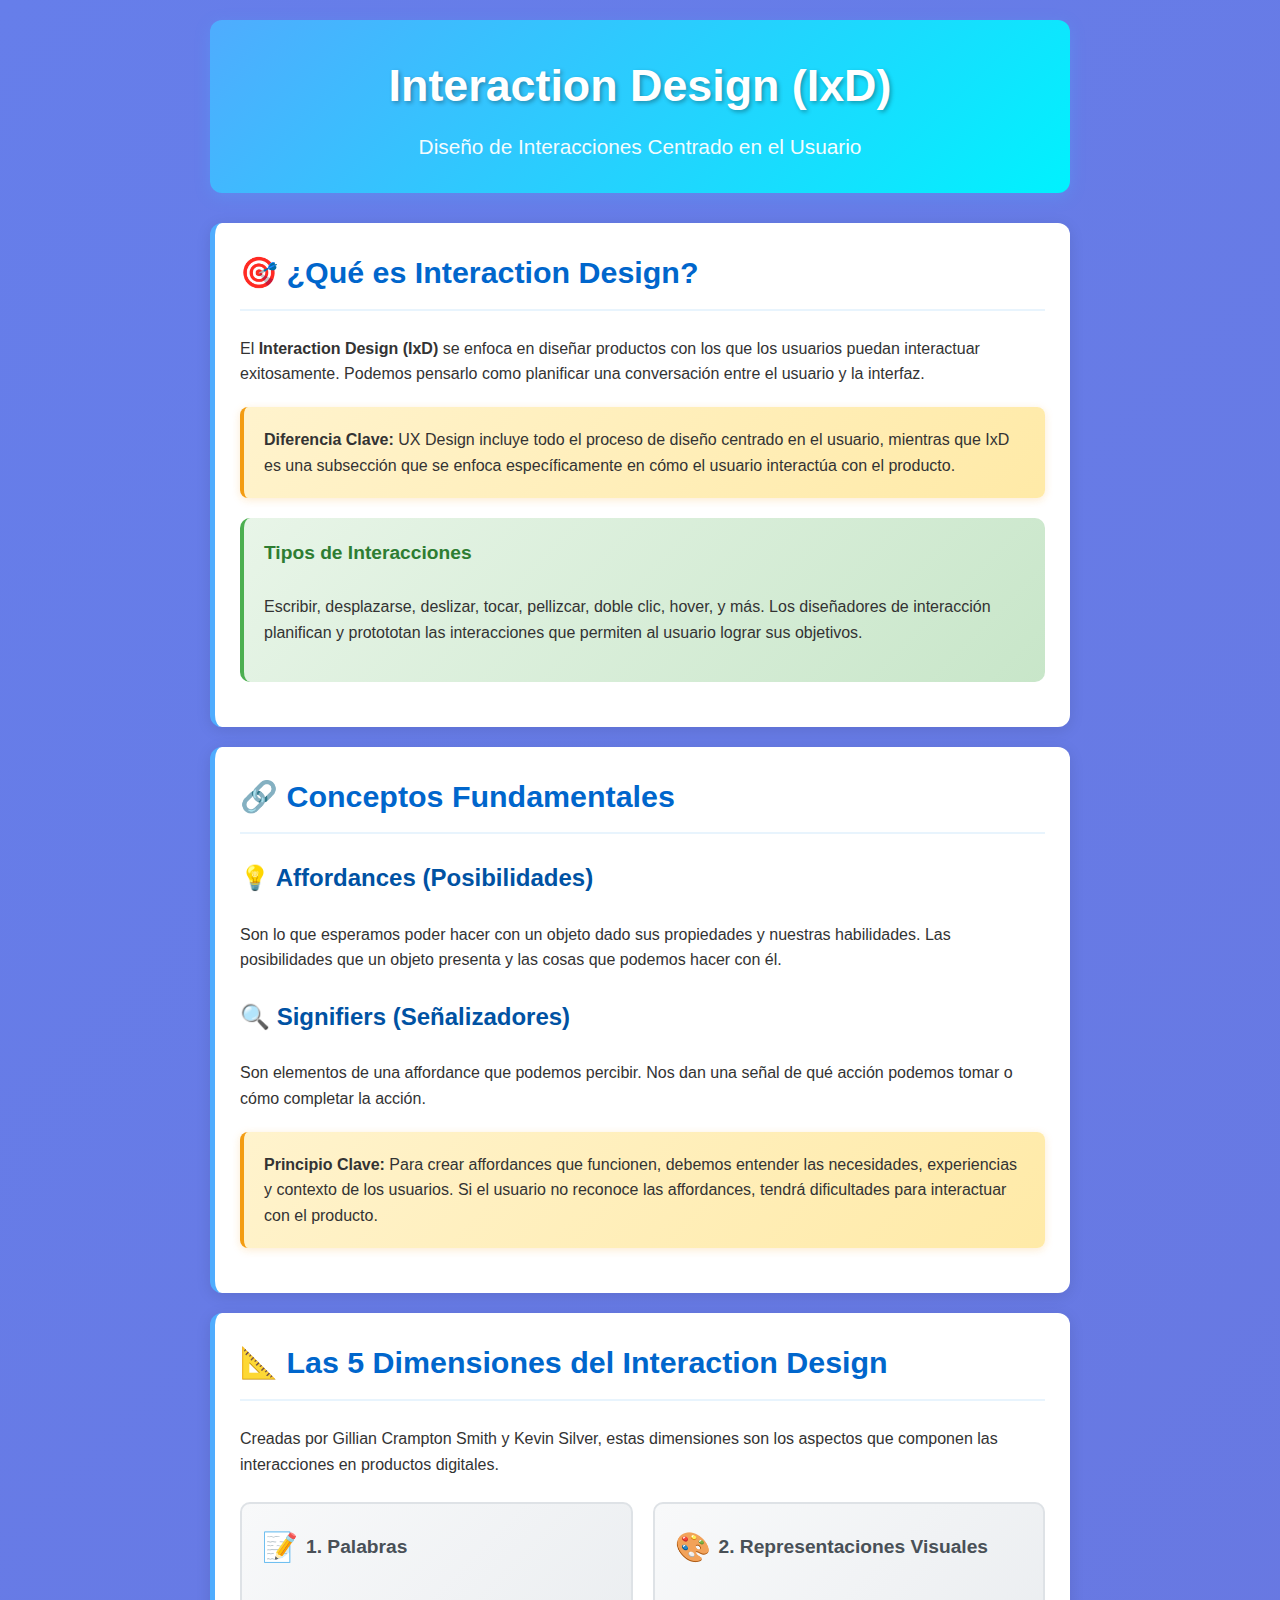
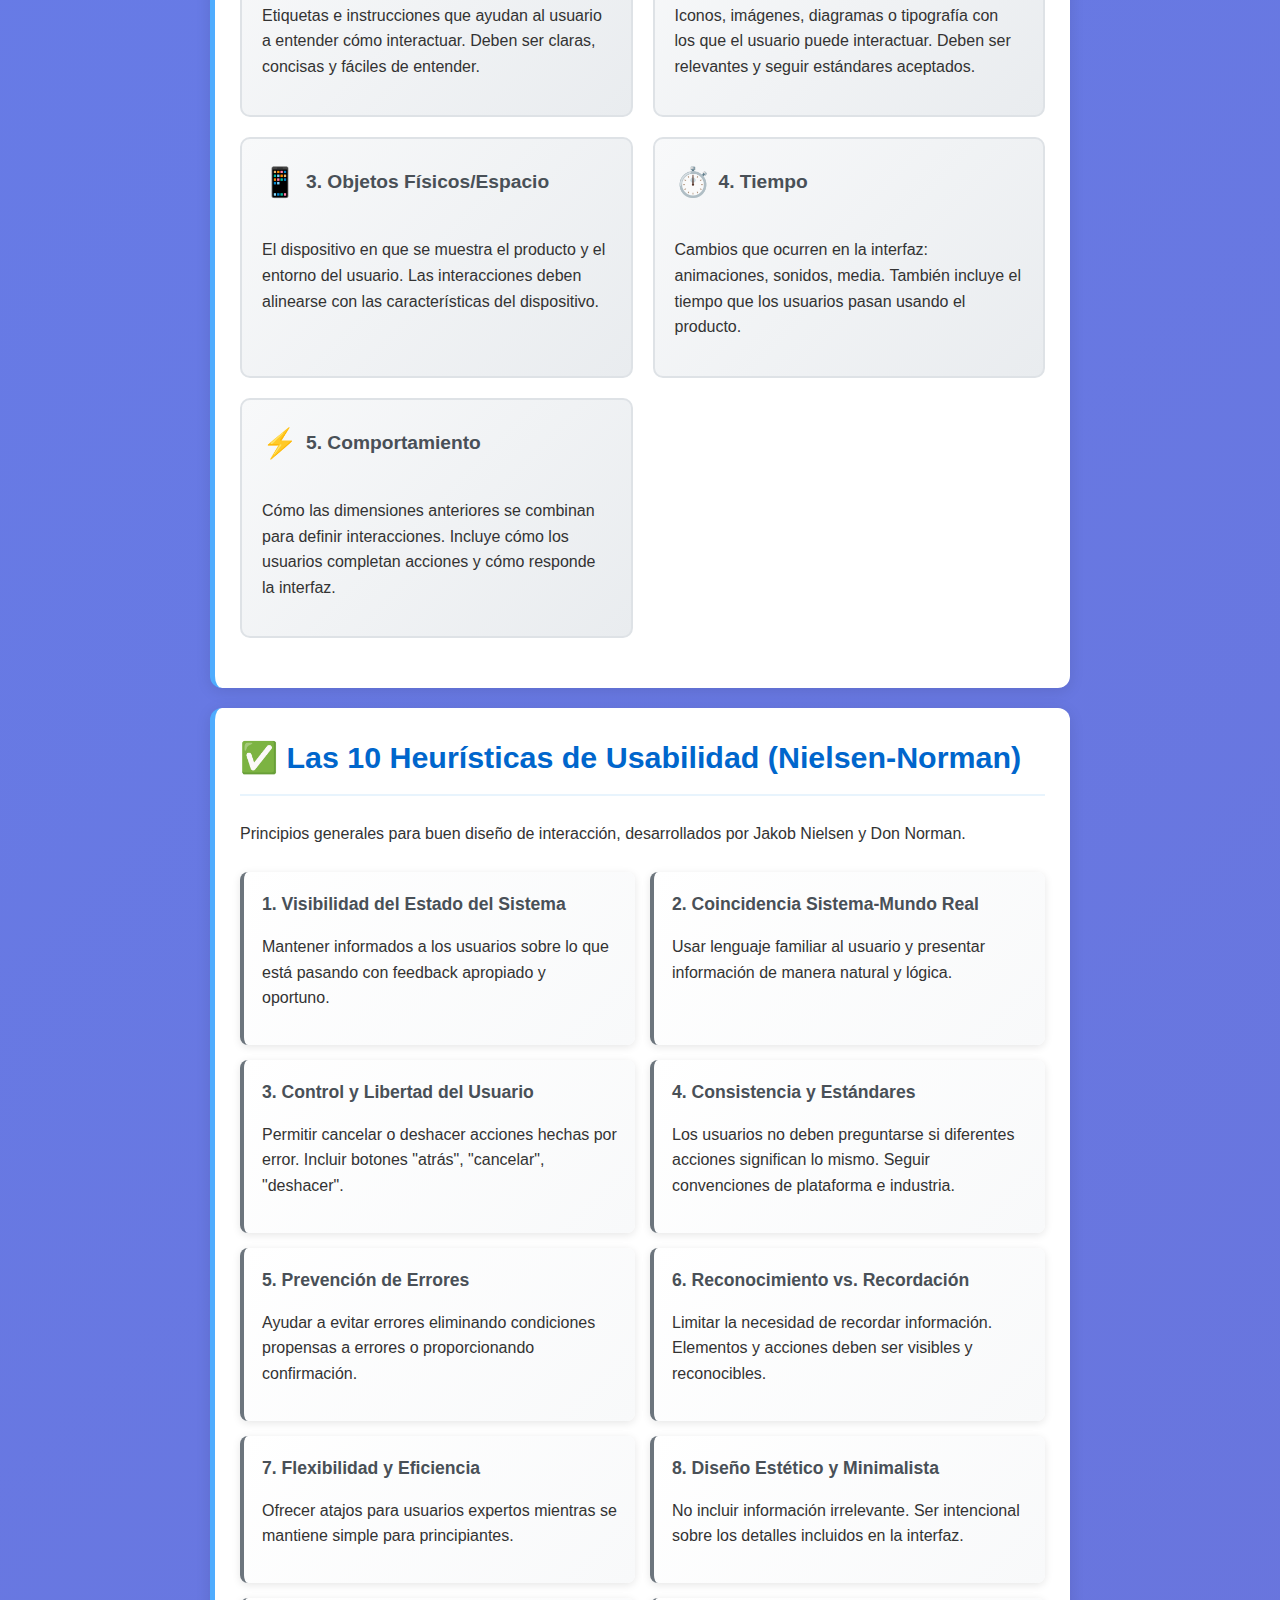
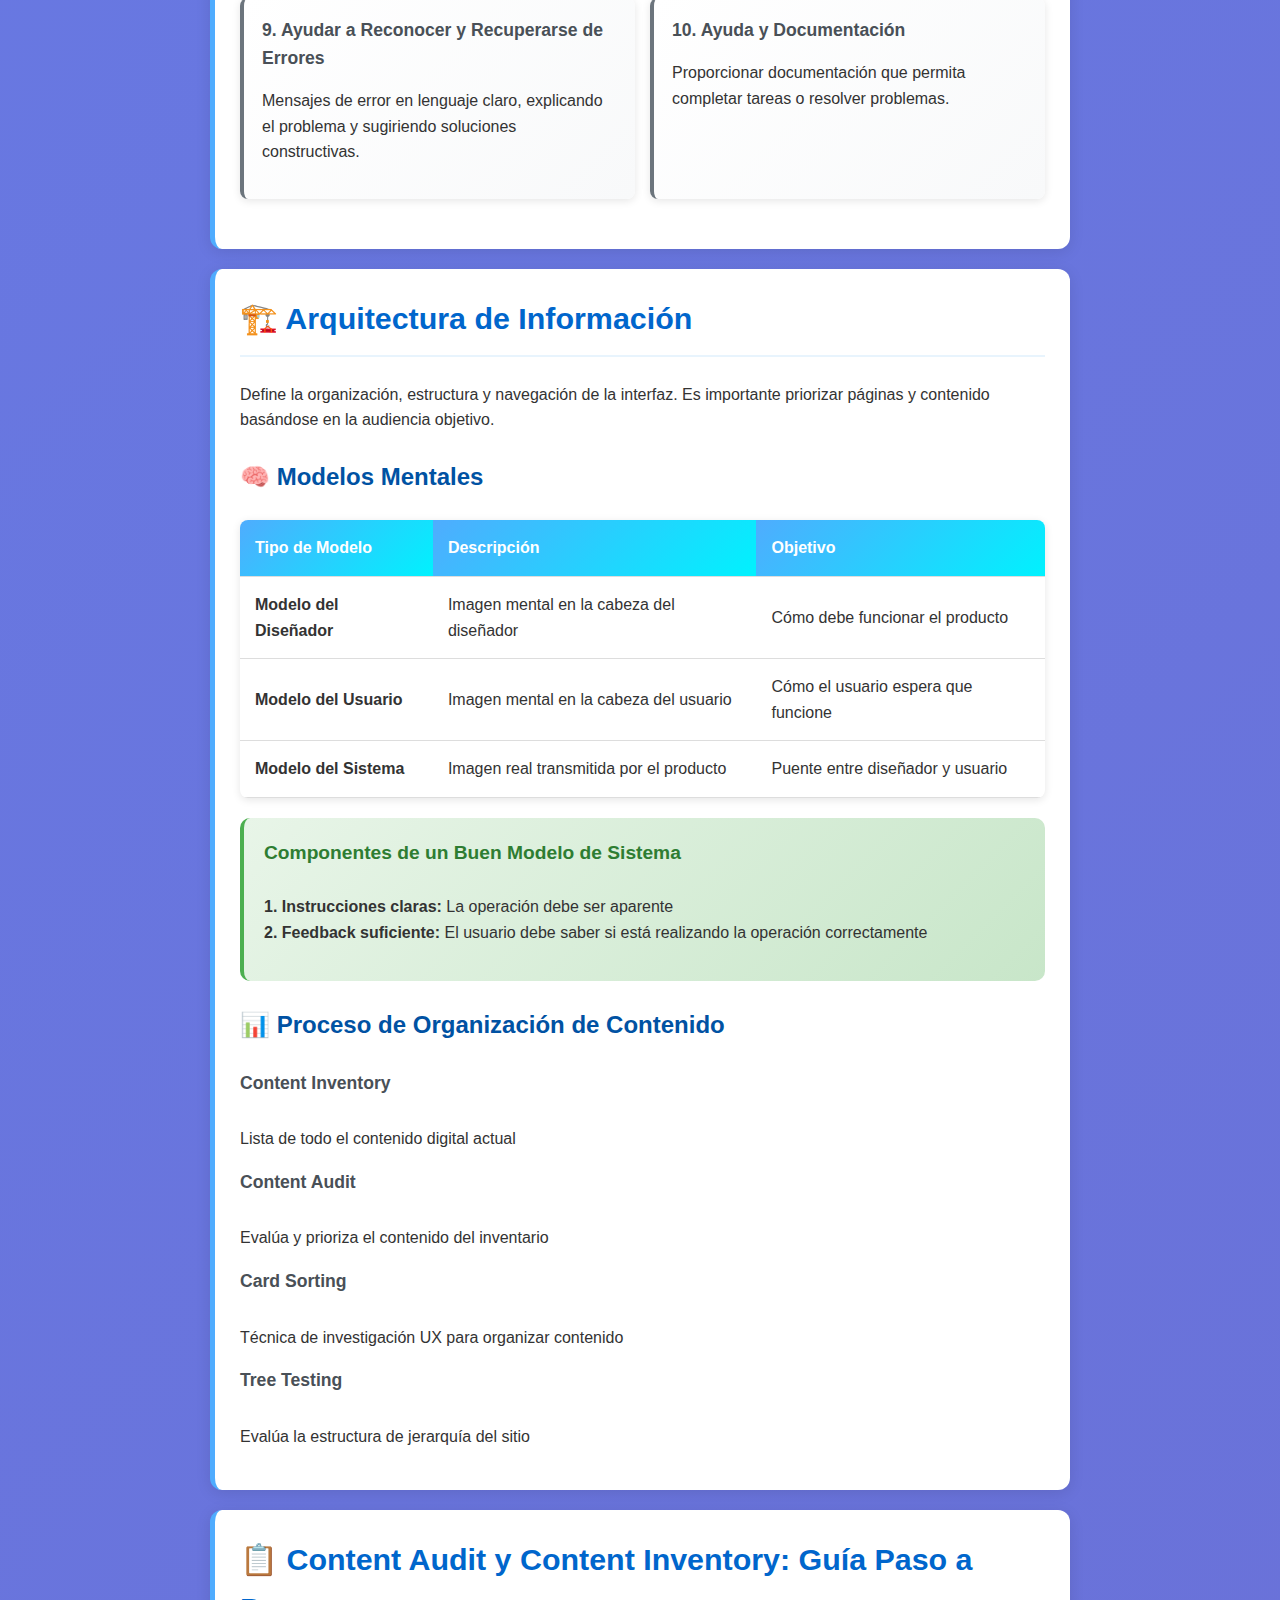
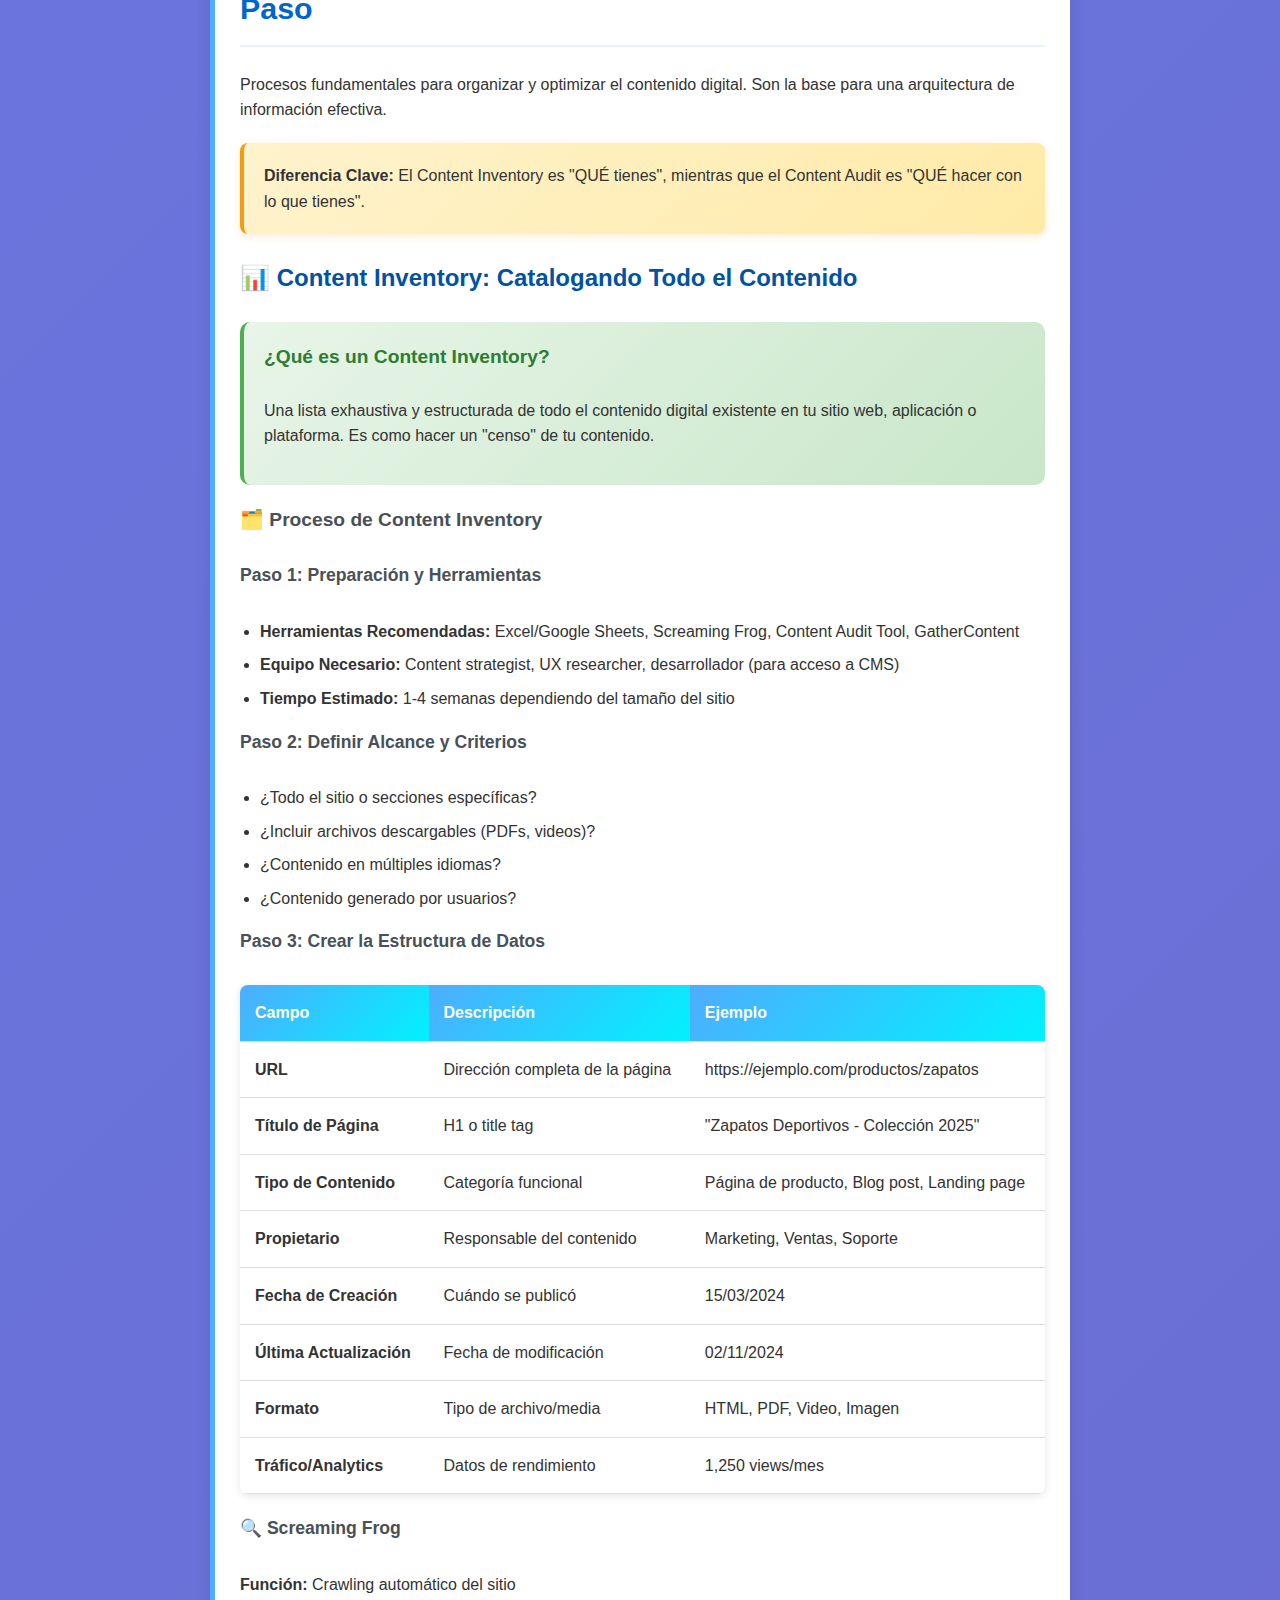
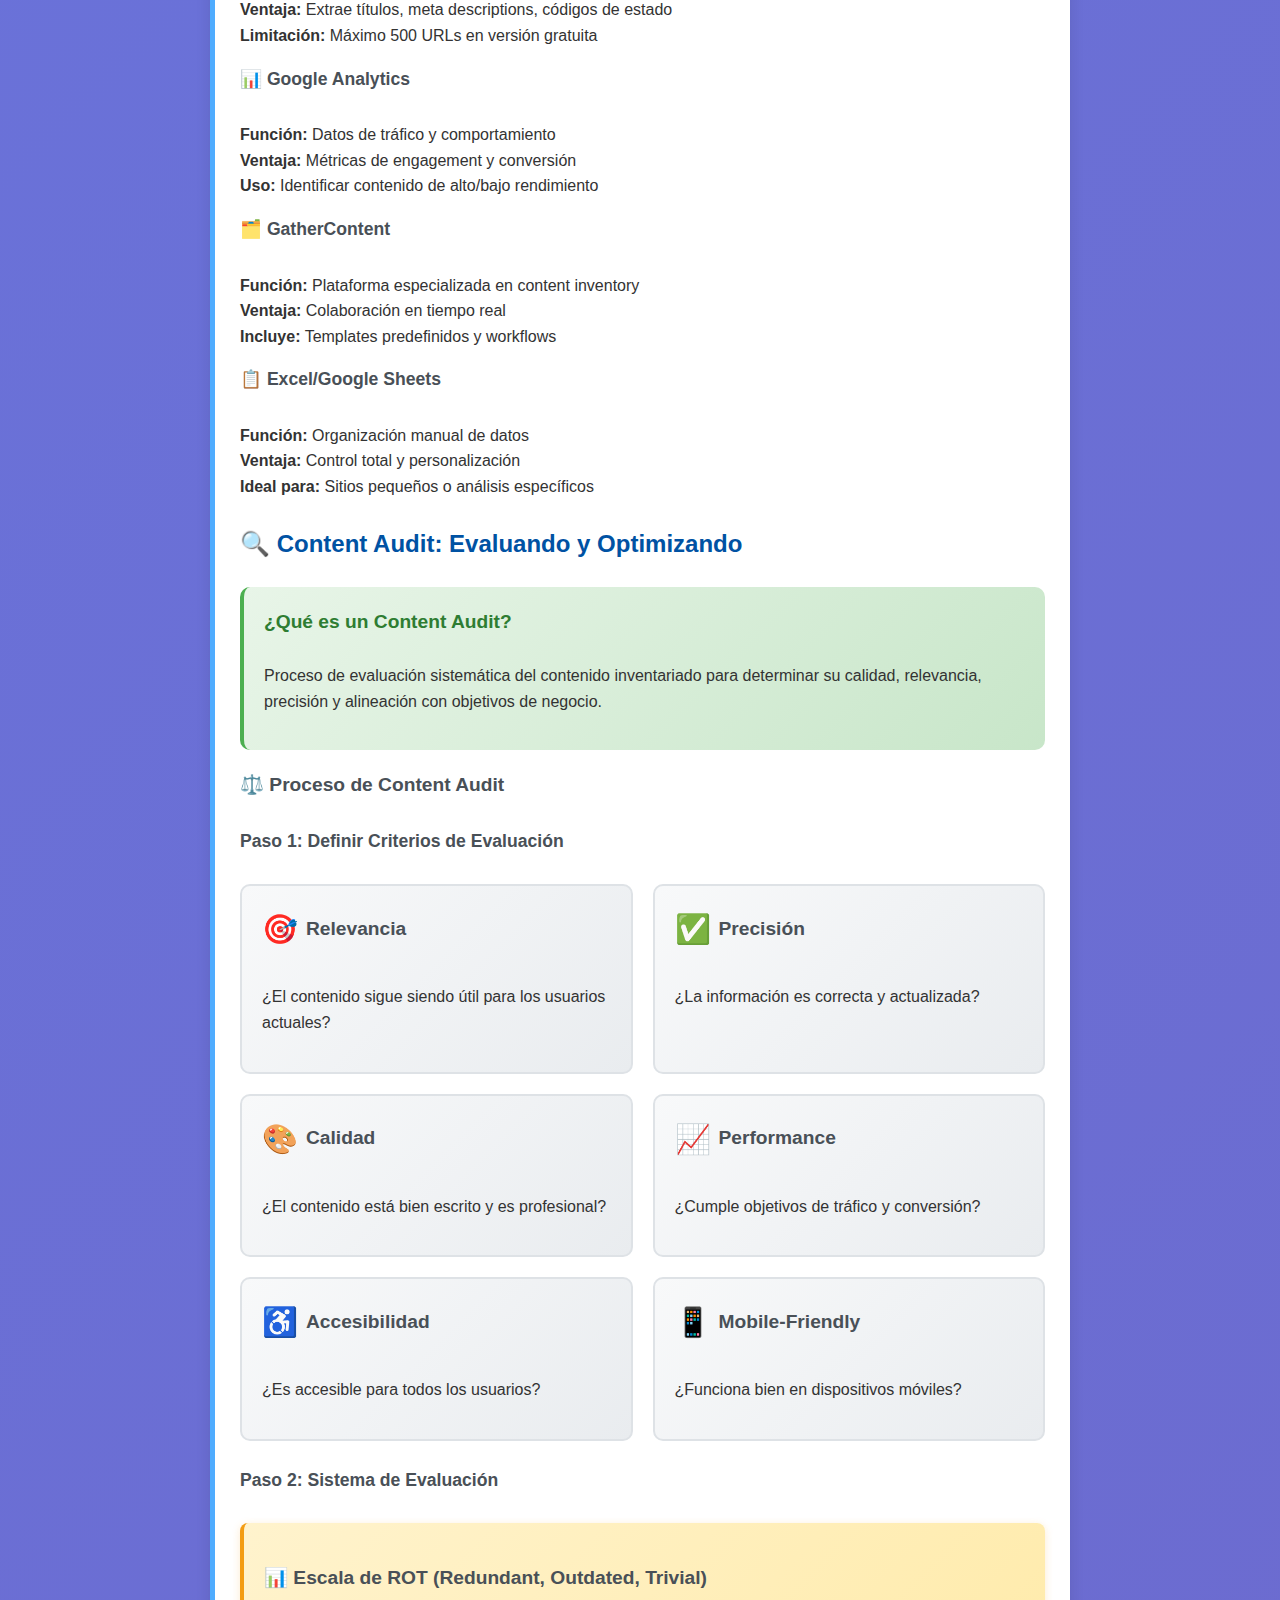
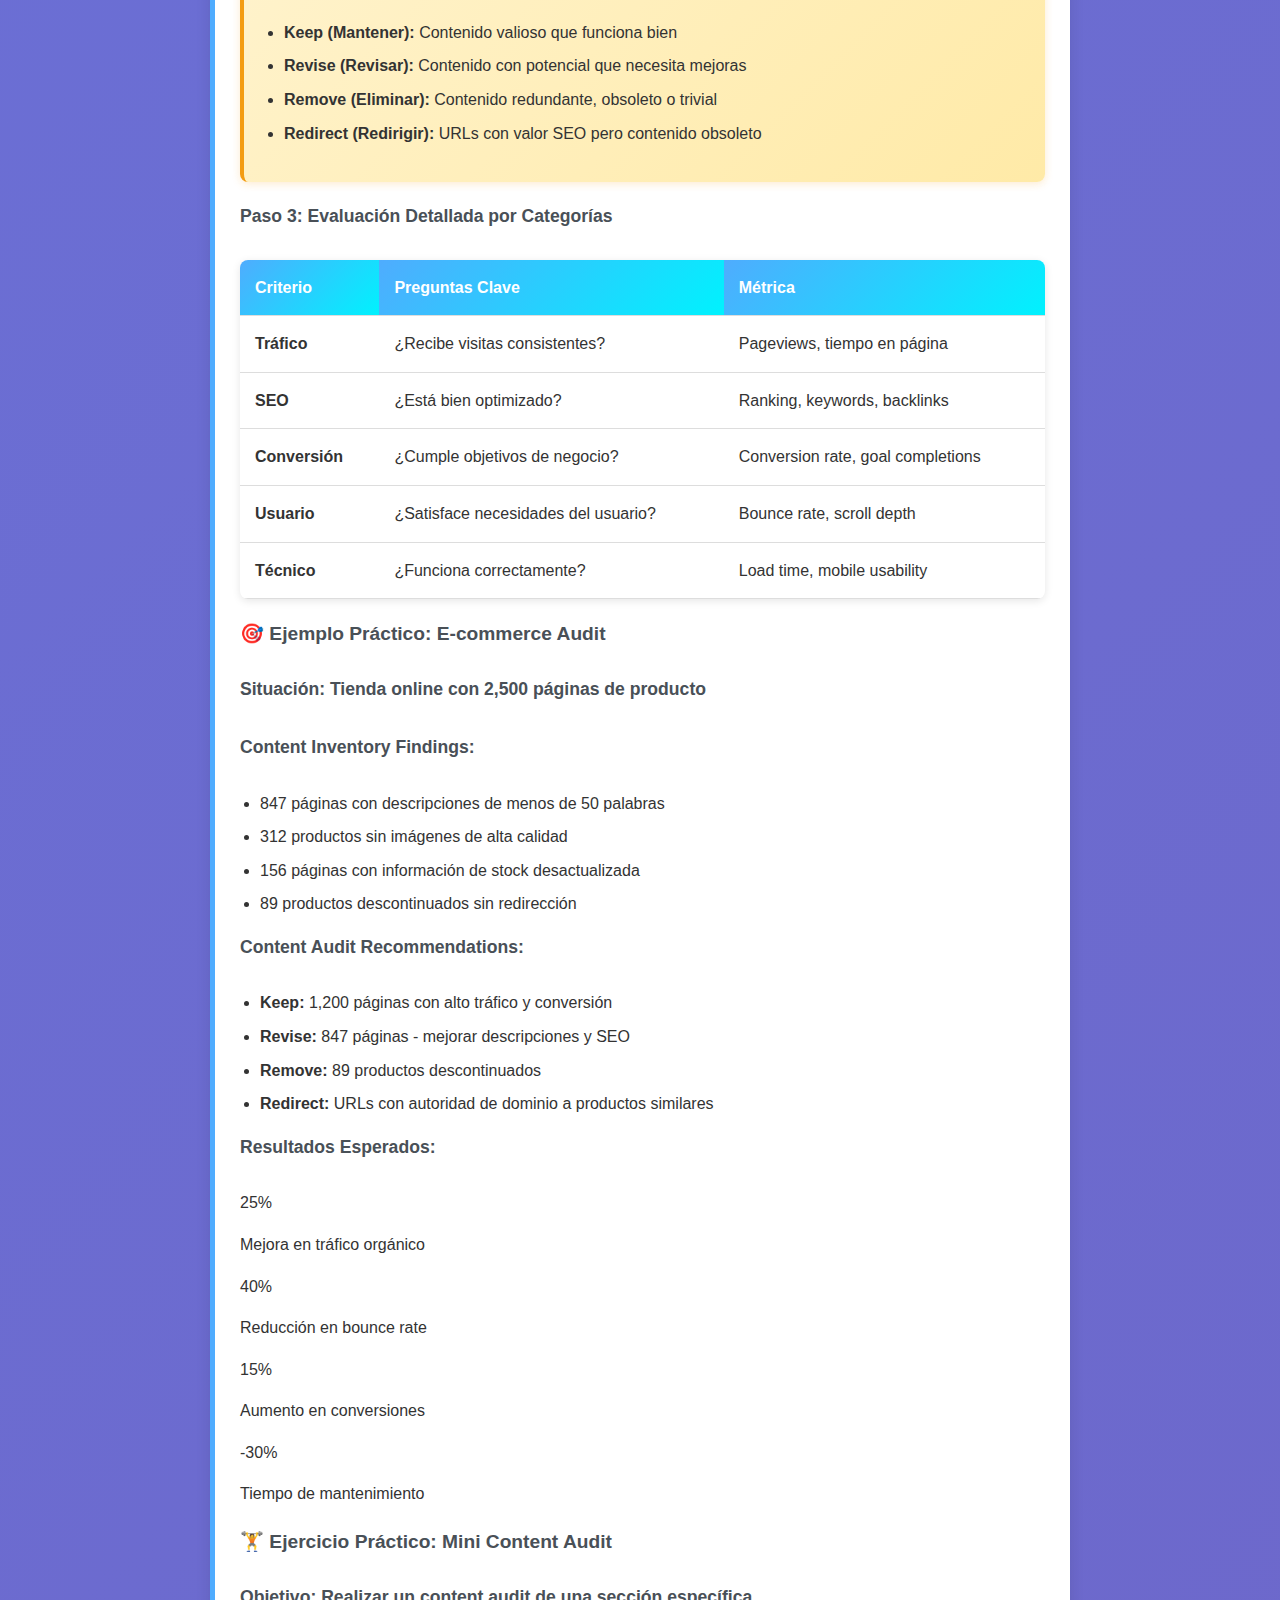
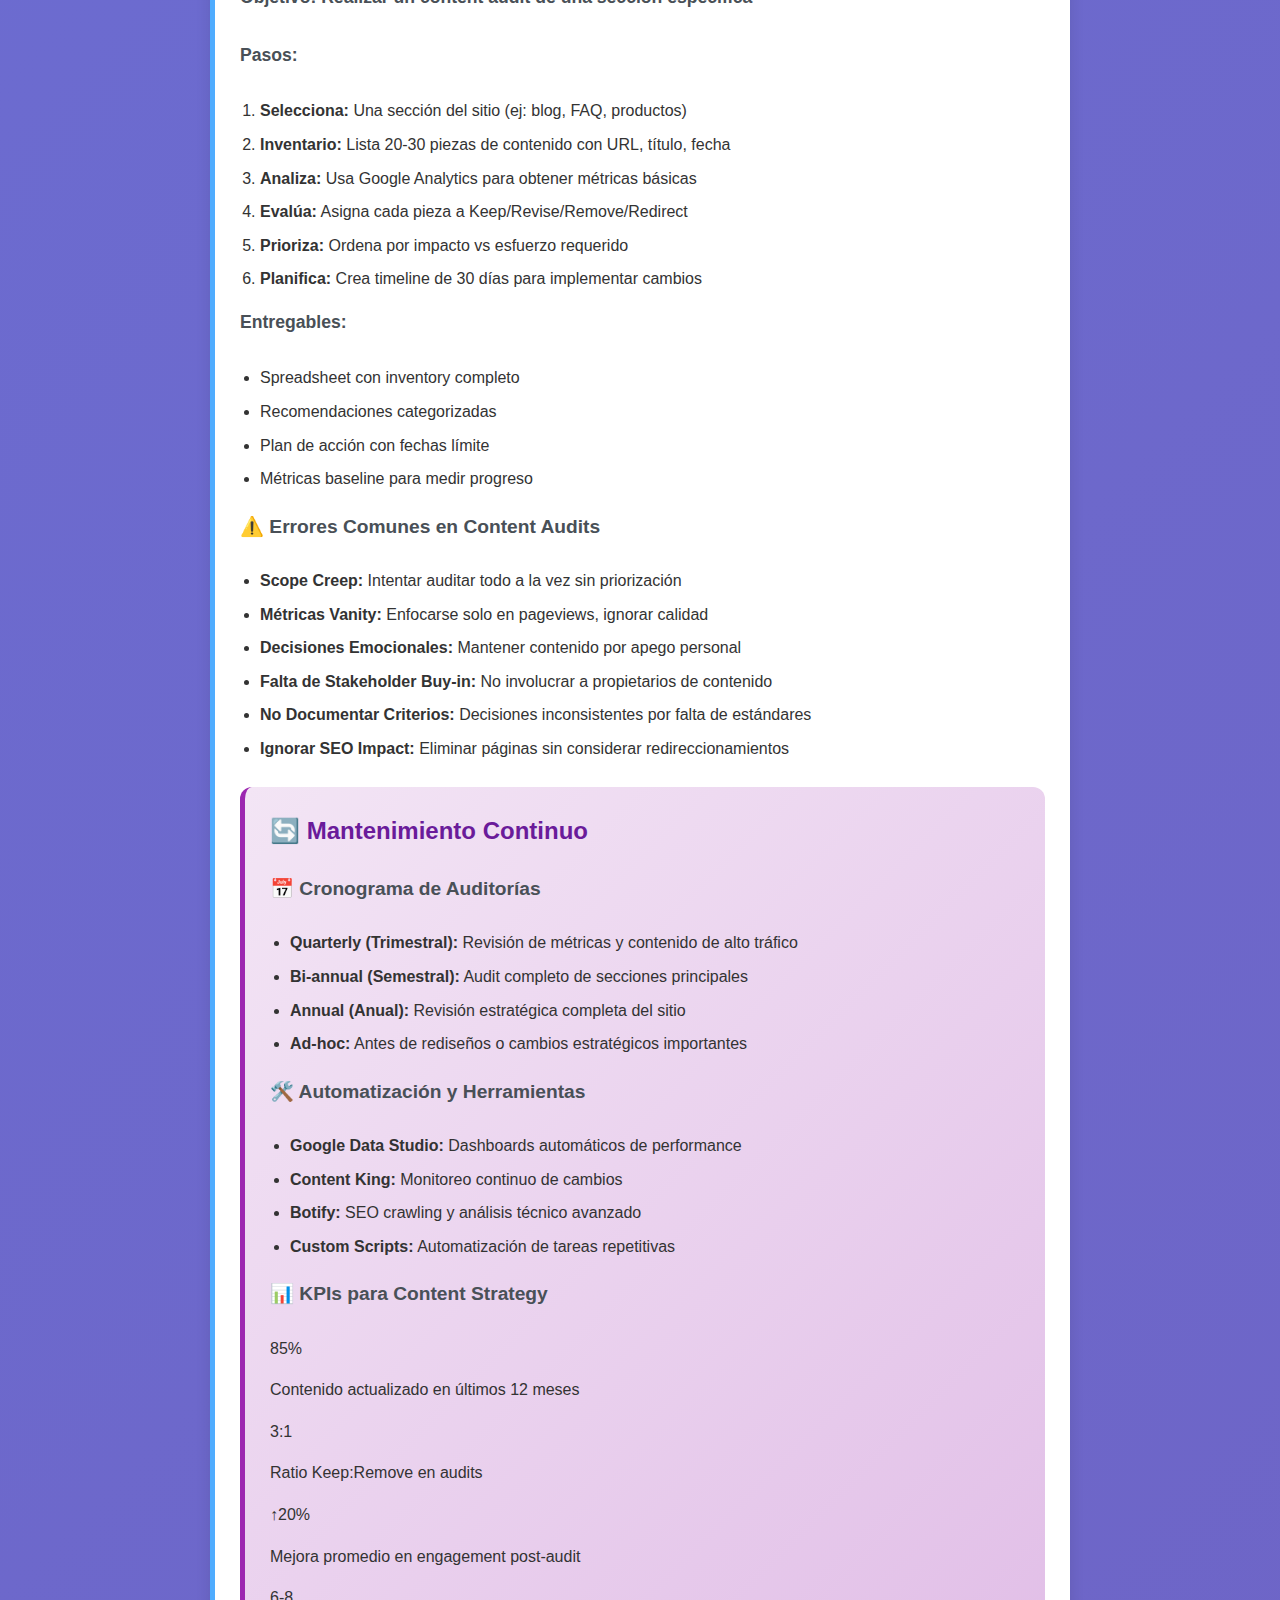
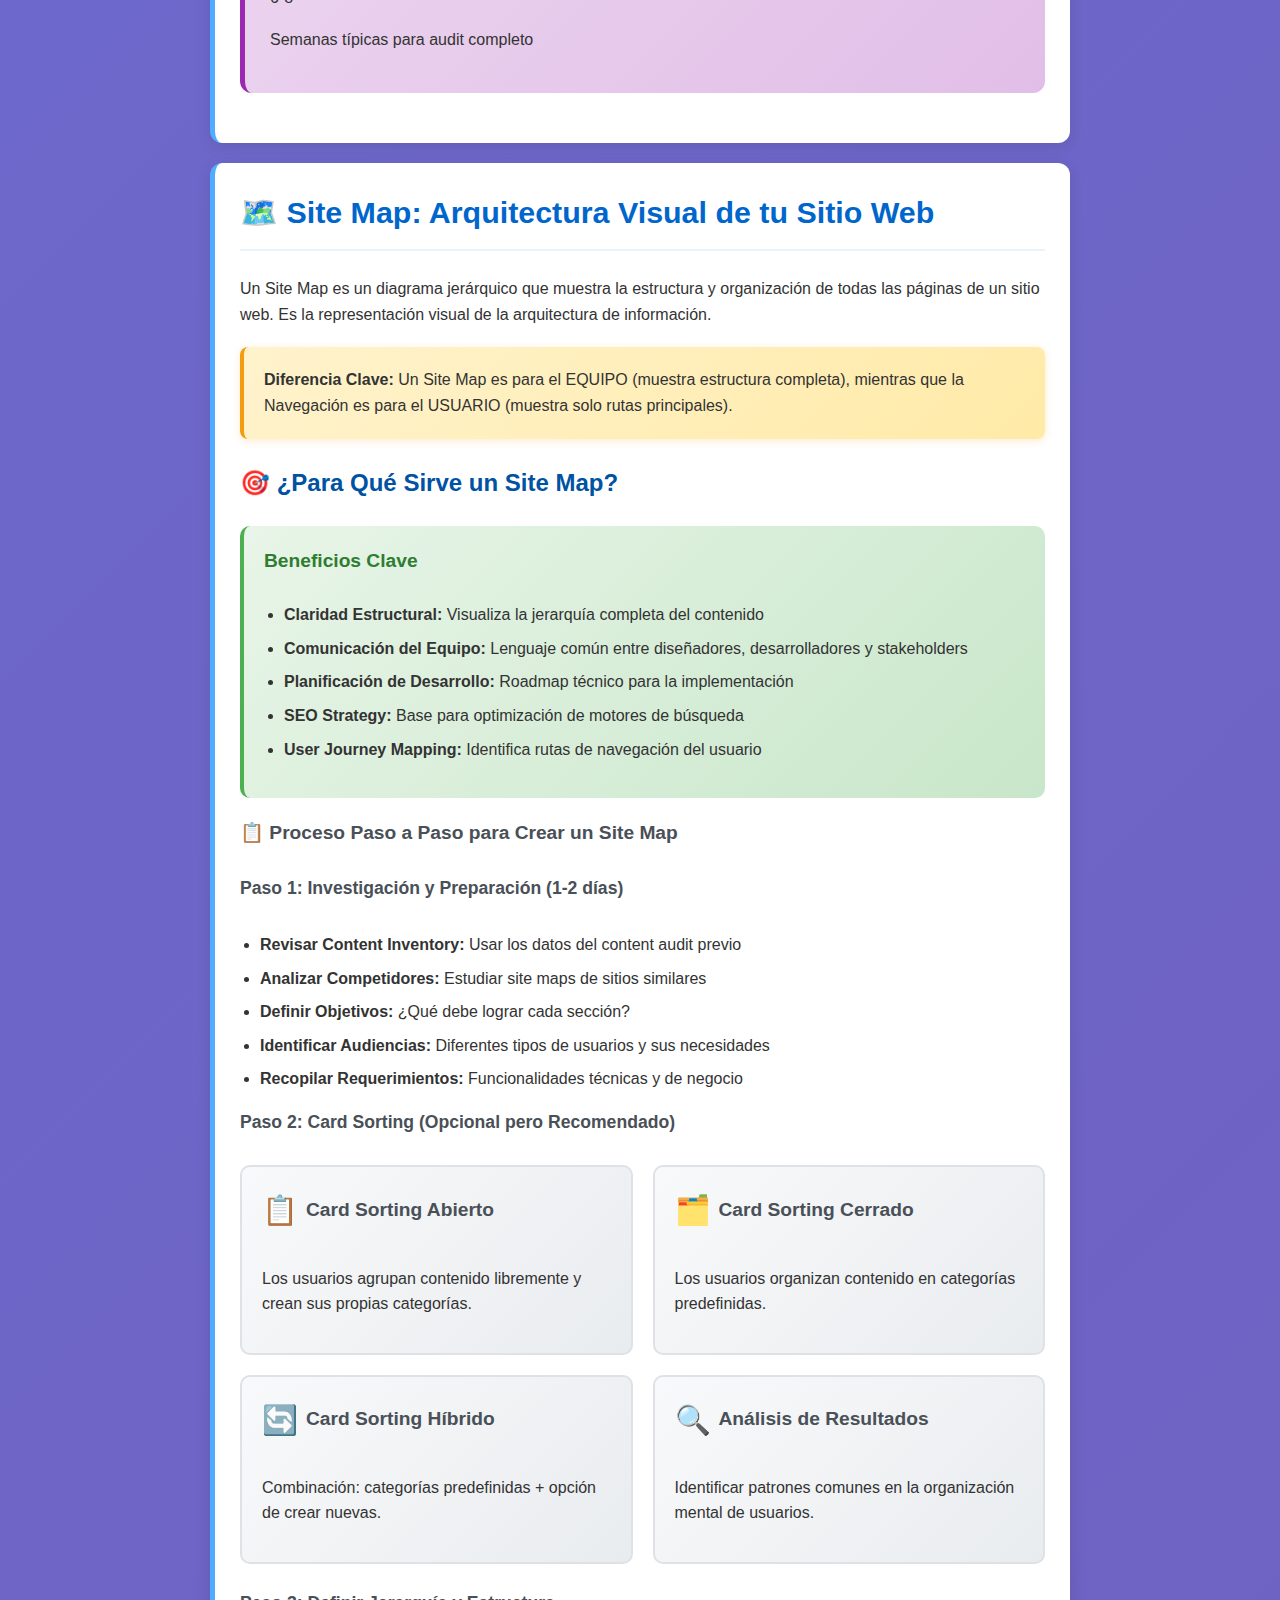
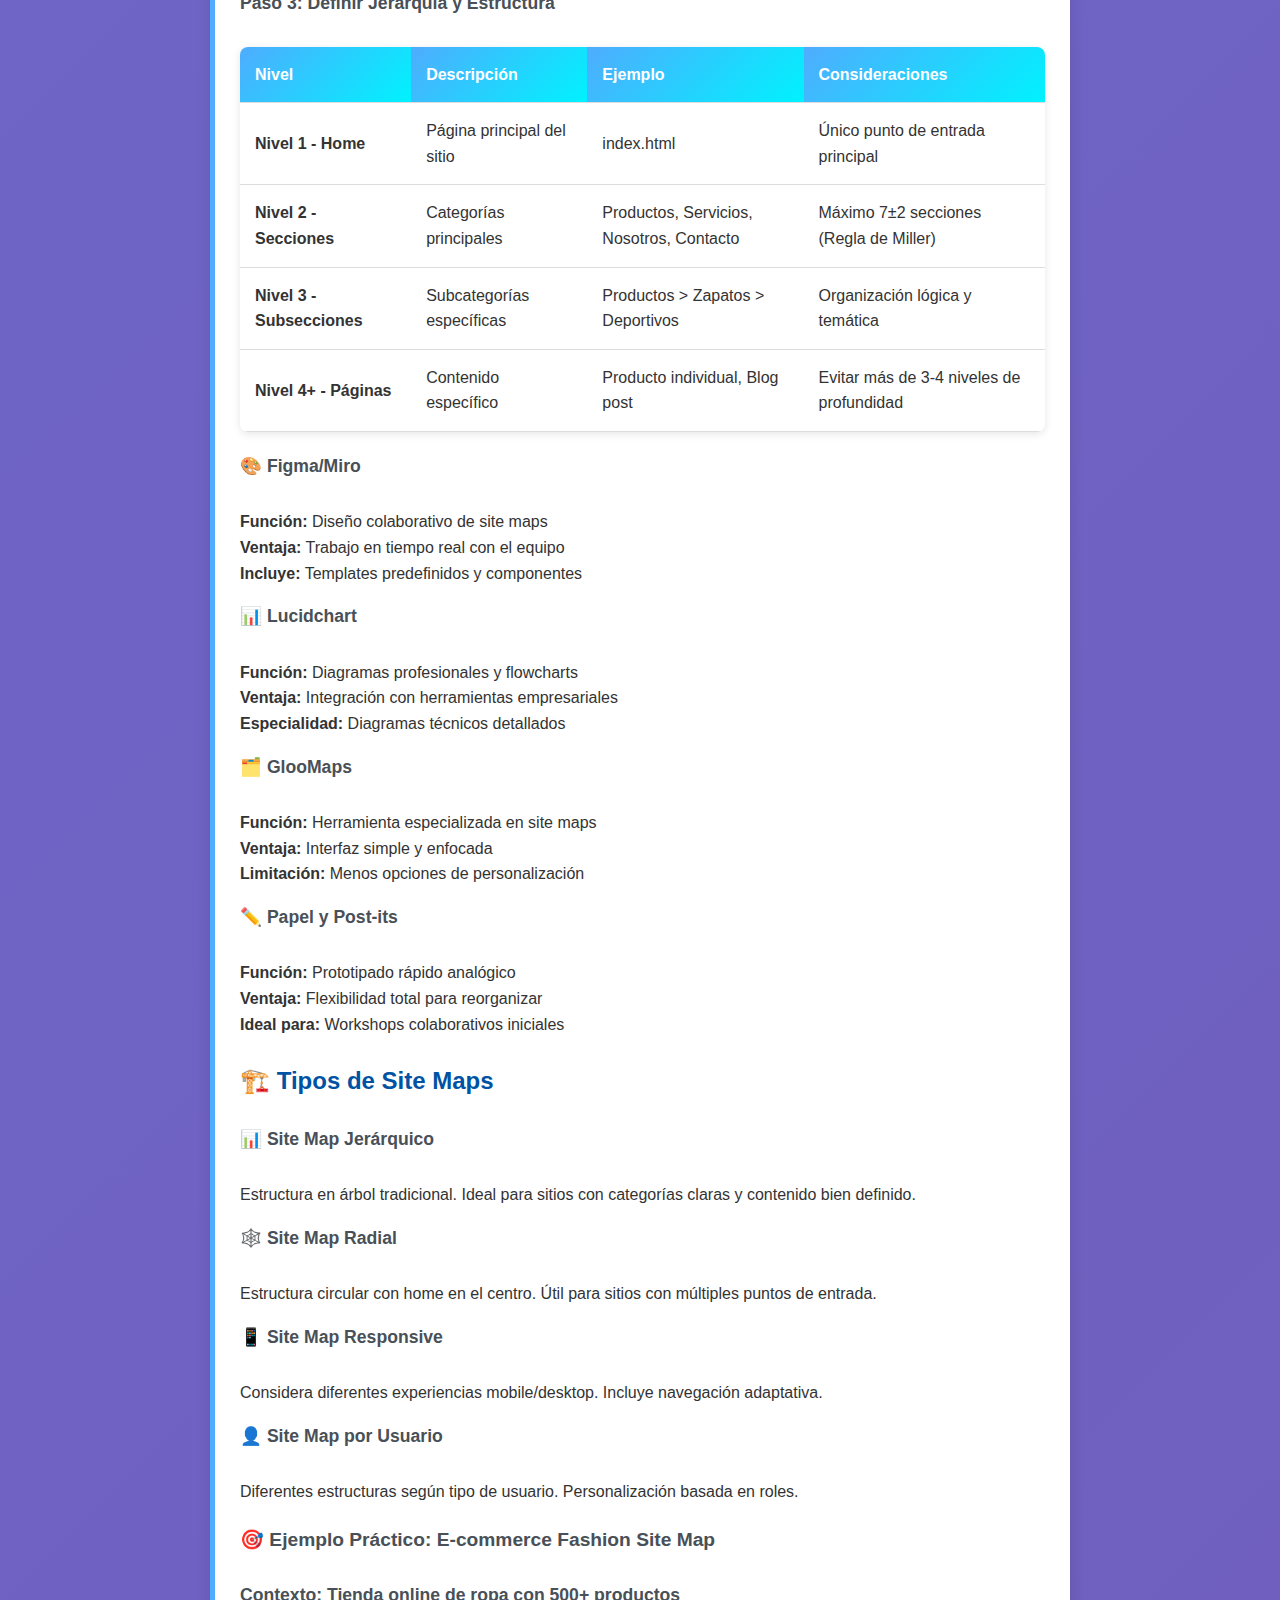
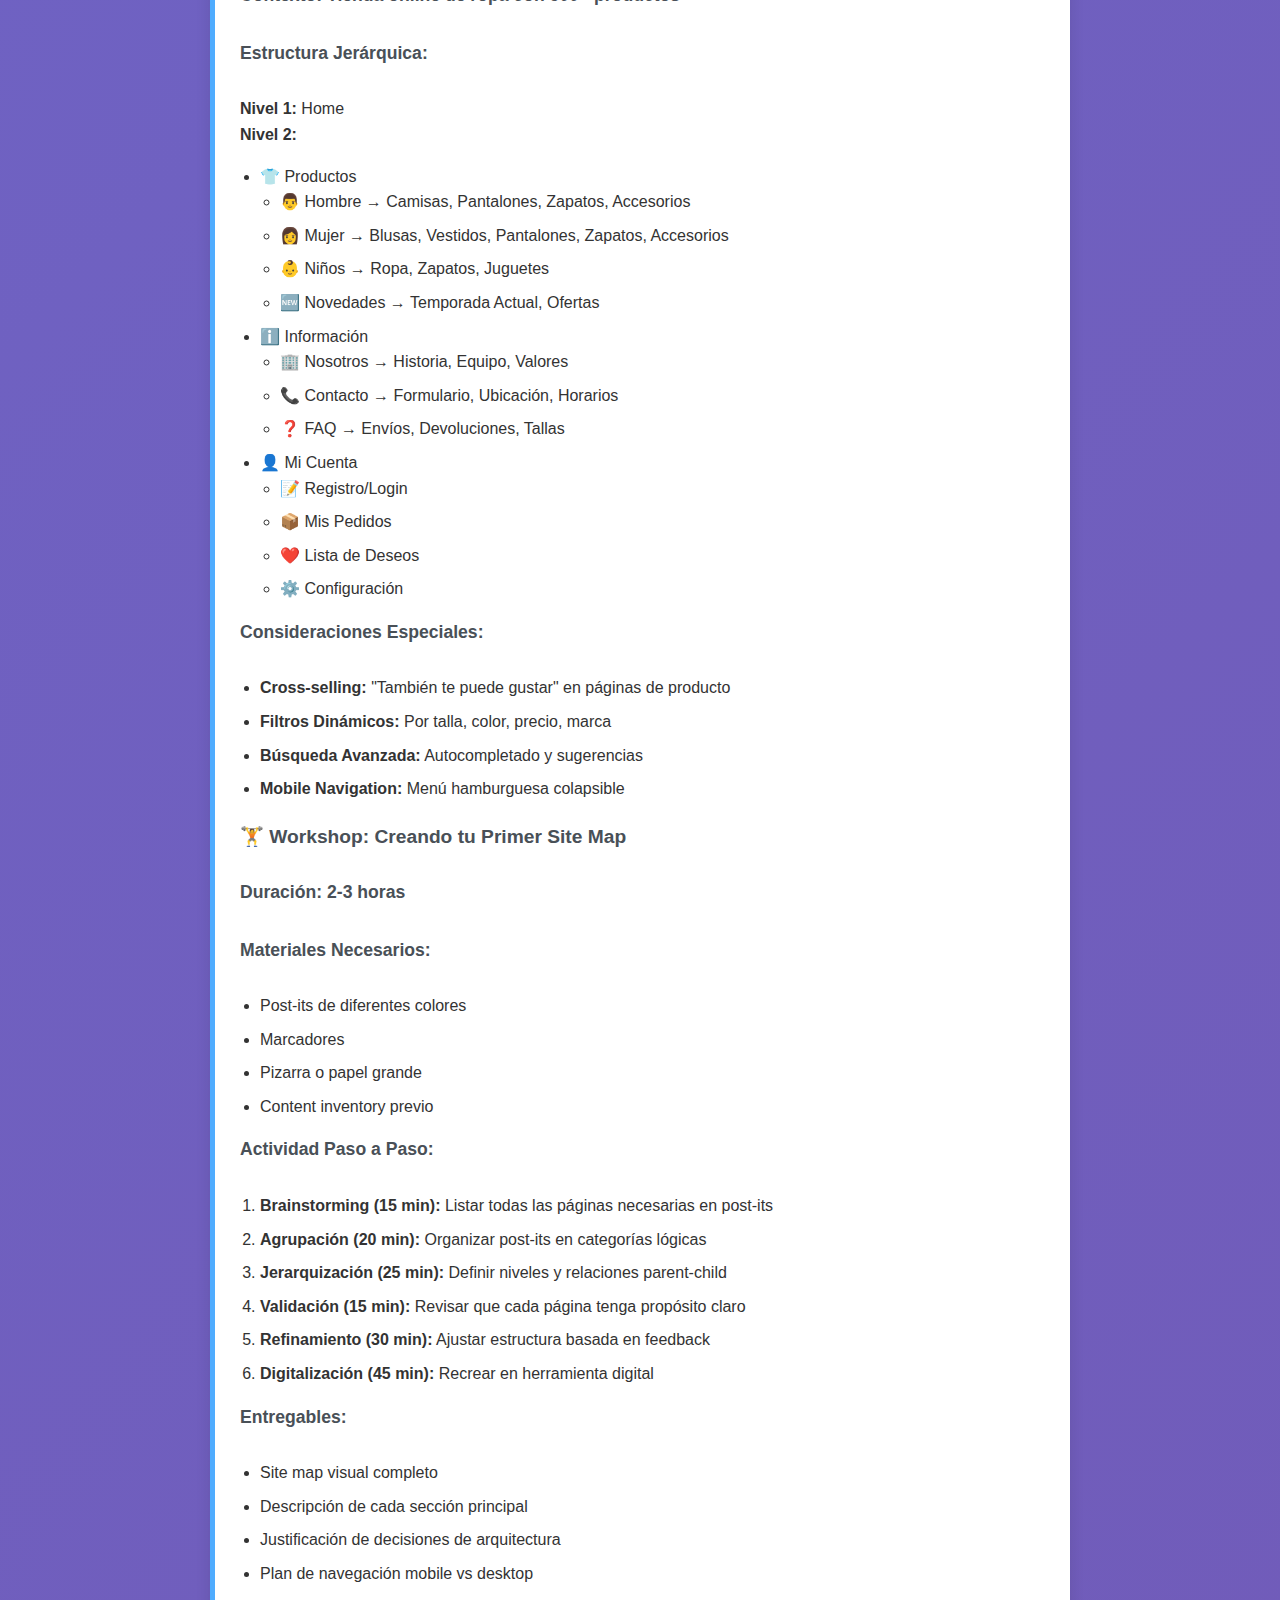
<file: interaction_design_resumen.html>
<!DOCTYPE html>
<html lang="es">
<head>
    <meta charset="UTF-8">
    <meta name="viewport" content="width=device-width, initial-scale=1.0">
    <title>Interaction Design (IxD) - Guía Completa</title>
    <link rel="stylesheet" href="css/interaction-design.css">
</head>
<body>
    <div class="header">
        <h1>Interaction Design (IxD)</h1>
        <p>Diseño de Interacciones Centrado en el Usuario</p>
    </div>

    <div class="section">
        <h2>🎯 ¿Qué es Interaction Design?</h2>
        <p>El <strong>Interaction Design (IxD)</strong> se enfoca en diseñar productos con los que los usuarios puedan interactuar exitosamente. Podemos pensarlo como planificar una conversación entre el usuario y la interfaz.</p>
        
        <div class="highlight">
            <strong>Diferencia Clave:</strong> UX Design incluye todo el proceso de diseño centrado en el usuario, mientras que IxD es una subsección que se enfoca específicamente en cómo el usuario interactúa con el producto.
        </div>

        <div class="key-points">
            <h4>Tipos de Interacciones</h4>
            <p>Escribir, desplazarse, deslizar, tocar, pellizcar, doble clic, hover, y más. Los diseñadores de interacción planifican y protototan las interacciones que permiten al usuario lograr sus objetivos.</p>
        </div>
    </div>

    <div class="section">
        <h2>🔗 Conceptos Fundamentales</h2>
        
        <h3>💡 Affordances (Posibilidades)</h3>
        <p>Son lo que esperamos poder hacer con un objeto dado sus propiedades y nuestras habilidades. Las posibilidades que un objeto presenta y las cosas que podemos hacer con él.</p>
        
        <h3>🔍 Signifiers (Señalizadores)</h3>
        <p>Son elementos de una affordance que podemos percibir. Nos dan una señal de qué acción podemos tomar o cómo completar la acción.</p>

        <div class="highlight">
            <strong>Principio Clave:</strong> Para crear affordances que funcionen, debemos entender las necesidades, experiencias y contexto de los usuarios. Si el usuario no reconoce las affordances, tendrá dificultades para interactuar con el producto.
        </div>
    </div>

    <div class="section">
        <h2>📐 Las 5 Dimensiones del Interaction Design</h2>
        <p>Creadas por Gillian Crampton Smith y Kevin Silver, estas dimensiones son los aspectos que componen las interacciones en productos digitales.</p>
        
        <div class="dimensions-grid">
            <div class="dimension-card">
                <h5><span class="icon">📝</span>1. Palabras</h5>
                <p>Etiquetas e instrucciones que ayudan al usuario a entender cómo interactuar. Deben ser claras, concisas y fáciles de entender.</p>
            </div>
            <div class="dimension-card">
                <h5><span class="icon">🎨</span>2. Representaciones Visuales</h5>
                <p>Iconos, imágenes, diagramas o tipografía con los que el usuario puede interactuar. Deben ser relevantes y seguir estándares aceptados.</p>
            </div>
            <div class="dimension-card">
                <h5><span class="icon">📱</span>3. Objetos Físicos/Espacio</h5>
                <p>El dispositivo en que se muestra el producto y el entorno del usuario. Las interacciones deben alinearse con las características del dispositivo.</p>
            </div>
            <div class="dimension-card">
                <h5><span class="icon">⏱️</span>4. Tiempo</h5>
                <p>Cambios que ocurren en la interfaz: animaciones, sonidos, media. También incluye el tiempo que los usuarios pasan usando el producto.</p>
            </div>
            <div class="dimension-card">
                <h5><span class="icon">⚡</span>5. Comportamiento</h5>
                <p>Cómo las dimensiones anteriores se combinan para definir interacciones. Incluye cómo los usuarios completan acciones y cómo responde la interfaz.</p>
            </div>
        </div>
    </div>

    <div class="section">
        <h2>✅ Las 10 Heurísticas de Usabilidad (Nielsen-Norman)</h2>
        <p>Principios generales para buen diseño de interacción, desarrollados por Jakob Nielsen y Don Norman.</p>
        
        <div class="heuristics-grid">
            <div class="heuristic-card">
                <h5>1. Visibilidad del Estado del Sistema</h5>
                <p>Mantener informados a los usuarios sobre lo que está pasando con feedback apropiado y oportuno.</p>
            </div>
            <div class="heuristic-card">
                <h5>2. Coincidencia Sistema-Mundo Real</h5>
                <p>Usar lenguaje familiar al usuario y presentar información de manera natural y lógica.</p>
            </div>
            <div class="heuristic-card">
                <h5>3. Control y Libertad del Usuario</h5>
                <p>Permitir cancelar o deshacer acciones hechas por error. Incluir botones "atrás", "cancelar", "deshacer".</p>
            </div>
            <div class="heuristic-card">
                <h5>4. Consistencia y Estándares</h5>
                <p>Los usuarios no deben preguntarse si diferentes acciones significan lo mismo. Seguir convenciones de plataforma e industria.</p>
            </div>
            <div class="heuristic-card">
                <h5>5. Prevención de Errores</h5>
                <p>Ayudar a evitar errores eliminando condiciones propensas a errores o proporcionando confirmación.</p>
            </div>
            <div class="heuristic-card">
                <h5>6. Reconocimiento vs. Recordación</h5>
                <p>Limitar la necesidad de recordar información. Elementos y acciones deben ser visibles y reconocibles.</p>
            </div>
            <div class="heuristic-card">
                <h5>7. Flexibilidad y Eficiencia</h5>
                <p>Ofrecer atajos para usuarios expertos mientras se mantiene simple para principiantes.</p>
            </div>
            <div class="heuristic-card">
                <h5>8. Diseño Estético y Minimalista</h5>
                <p>No incluir información irrelevante. Ser intencional sobre los detalles incluidos en la interfaz.</p>
            </div>
            <div class="heuristic-card">
                <h5>9. Ayudar a Reconocer y Recuperarse de Errores</h5>
                <p>Mensajes de error en lenguaje claro, explicando el problema y sugiriendo soluciones constructivas.</p>
            </div>
            <div class="heuristic-card">
                <h5>10. Ayuda y Documentación</h5>
                <p>Proporcionar documentación que permita completar tareas o resolver problemas.</p>
            </div>
        </div>
    </div>

    <div class="section">
        <h2>🏗️ Arquitectura de Información</h2>
        <p>Define la organización, estructura y navegación de la interfaz. Es importante priorizar páginas y contenido basándose en la audiencia objetivo.</p>
        
        <h3>🧠 Modelos Mentales</h3>
        <table class="comparison-table">
            <thead>
                <tr>
                    <th>Tipo de Modelo</th>
                    <th>Descripción</th>
                    <th>Objetivo</th>
                </tr>
            </thead>
            <tbody>
                <tr>
                    <td><strong>Modelo del Diseñador</strong></td>
                    <td>Imagen mental en la cabeza del diseñador</td>
                    <td>Cómo debe funcionar el producto</td>
                </tr>
                <tr>
                    <td><strong>Modelo del Usuario</strong></td>
                    <td>Imagen mental en la cabeza del usuario</td>
                    <td>Cómo el usuario espera que funcione</td>
                </tr>
                <tr>
                    <td><strong>Modelo del Sistema</strong></td>
                    <td>Imagen real transmitida por el producto</td>
                    <td>Puente entre diseñador y usuario</td>
                </tr>
            </tbody>
        </table>

        <div class="key-points">
            <h4>Componentes de un Buen Modelo de Sistema</h4>
            <p><strong>1. Instrucciones claras:</strong> La operación debe ser aparente<br>
            <strong>2. Feedback suficiente:</strong> El usuario debe saber si está realizando la operación correctamente</p>
        </div>

        <h3>📊 Proceso de Organización de Contenido</h3>
        <div class="patterns-showcase">
            <div class="pattern-item">
                <h5>Content Inventory</h5>
                <p>Lista de todo el contenido digital actual</p>
            </div>
            <div class="pattern-item">
                <h5>Content Audit</h5>
                <p>Evalúa y prioriza el contenido del inventario</p>
            </div>
            <div class="pattern-item">
                <h5>Card Sorting</h5>
                <p>Técnica de investigación UX para organizar contenido</p>
            </div>
            <div class="pattern-item">
                <h5>Tree Testing</h5>
                <p>Evalúa la estructura de jerarquía del sitio</p>
            </div>
        </div>
    </div>

    <div class="section">
        <h2>📋 Content Audit y Content Inventory: Guía Paso a Paso</h2>
        <p>Procesos fundamentales para organizar y optimizar el contenido digital. Son la base para una arquitectura de información efectiva.</p>
        
        <div class="highlight">
            <strong>Diferencia Clave:</strong> El Content Inventory es "QUÉ tienes", mientras que el Content Audit es "QUÉ hacer con lo que tienes".
        </div>

        <h3>📊 Content Inventory: Catalogando Todo el Contenido</h3>
        <div class="key-points">
            <h4>¿Qué es un Content Inventory?</h4>
            <p>Una lista exhaustiva y estructurada de todo el contenido digital existente en tu sitio web, aplicación o plataforma. Es como hacer un "censo" de tu contenido.</p>
        </div>

        <div class="case-study-ixd">
            <h4>🗂️ Proceso de Content Inventory</h4>
            
            <h5><strong>Paso 1: Preparación y Herramientas</strong></h5>
            <ul>
                <li><strong>Herramientas Recomendadas:</strong> Excel/Google Sheets, Screaming Frog, Content Audit Tool, GatherContent</li>
                <li><strong>Equipo Necesario:</strong> Content strategist, UX researcher, desarrollador (para acceso a CMS)</li>
                <li><strong>Tiempo Estimado:</strong> 1-4 semanas dependiendo del tamaño del sitio</li>
            </ul>

            <h5><strong>Paso 2: Definir Alcance y Criterios</strong></h5>
            <ul>
                <li>¿Todo el sitio o secciones específicas?</li>
                <li>¿Incluir archivos descargables (PDFs, videos)?</li>
                <li>¿Contenido en múltiples idiomas?</li>
                <li>¿Contenido generado por usuarios?</li>
            </ul>

            <h5><strong>Paso 3: Crear la Estructura de Datos</strong></h5>
            <table class="comparison-table">
                <thead>
                    <tr>
                        <th>Campo</th>
                        <th>Descripción</th>
                        <th>Ejemplo</th>
                    </tr>
                </thead>
                <tbody>
                    <tr>
                        <td><strong>URL</strong></td>
                        <td>Dirección completa de la página</td>
                        <td>https://ejemplo.com/productos/zapatos</td>
                    </tr>
                    <tr>
                        <td><strong>Título de Página</strong></td>
                        <td>H1 o title tag</td>
                        <td>"Zapatos Deportivos - Colección 2025"</td>
                    </tr>
                    <tr>
                        <td><strong>Tipo de Contenido</strong></td>
                        <td>Categoría funcional</td>
                        <td>Página de producto, Blog post, Landing page</td>
                    </tr>
                    <tr>
                        <td><strong>Propietario</strong></td>
                        <td>Responsable del contenido</td>
                        <td>Marketing, Ventas, Soporte</td>
                    </tr>
                    <tr>
                        <td><strong>Fecha de Creación</strong></td>
                        <td>Cuándo se publicó</td>
                        <td>15/03/2024</td>
                    </tr>
                    <tr>
                        <td><strong>Última Actualización</strong></td>
                        <td>Fecha de modificación</td>
                        <td>02/11/2024</td>
                    </tr>
                    <tr>
                        <td><strong>Formato</strong></td>
                        <td>Tipo de archivo/media</td>
                        <td>HTML, PDF, Video, Imagen</td>
                    </tr>
                    <tr>
                        <td><strong>Tráfico/Analytics</strong></td>
                        <td>Datos de rendimiento</td>
                        <td>1,250 views/mes</td>
                    </tr>
                </tbody>
            </table>
        </div>

        <div class="tools-ixd-grid">
            <div class="tool-ixd-card">
                <h5>🔍 Screaming Frog</h5>
                <p><strong>Función:</strong> Crawling automático del sitio<br>
                <strong>Ventaja:</strong> Extrae títulos, meta descriptions, códigos de estado<br>
                <strong>Limitación:</strong> Máximo 500 URLs en versión gratuita</p>
            </div>
            <div class="tool-ixd-card">
                <h5>📊 Google Analytics</h5>
                <p><strong>Función:</strong> Datos de tráfico y comportamiento<br>
                <strong>Ventaja:</strong> Métricas de engagement y conversión<br>
                <strong>Uso:</strong> Identificar contenido de alto/bajo rendimiento</p>
            </div>
            <div class="tool-ixd-card">
                <h5>🗂️ GatherContent</h5>
                <p><strong>Función:</strong> Plataforma especializada en content inventory<br>
                <strong>Ventaja:</strong> Colaboración en tiempo real<br>
                <strong>Incluye:</strong> Templates predefinidos y workflows</p>
            </div>
            <div class="tool-ixd-card">
                <h5>📋 Excel/Google Sheets</h5>
                <p><strong>Función:</strong> Organización manual de datos<br>
                <strong>Ventaja:</strong> Control total y personalización<br>
                <strong>Ideal para:</strong> Sitios pequeños o análisis específicos</p>
            </div>
        </div>

        <h3>🔍 Content Audit: Evaluando y Optimizando</h3>
        <div class="key-points">
            <h4>¿Qué es un Content Audit?</h4>
            <p>Proceso de evaluación sistemática del contenido inventariado para determinar su calidad, relevancia, precisión y alineación con objetivos de negocio.</p>
        </div>

        <div class="case-study-ixd">
            <h4>⚖️ Proceso de Content Audit</h4>
            
            <h5><strong>Paso 1: Definir Criterios de Evaluación</strong></h5>
            <div class="dimensions-grid">
                <div class="dimension-card">
                    <h5><span class="icon">🎯</span>Relevancia</h5>
                    <p>¿El contenido sigue siendo útil para los usuarios actuales?</p>
                </div>
                <div class="dimension-card">
                    <h5><span class="icon">✅</span>Precisión</h5>
                    <p>¿La información es correcta y actualizada?</p>
                </div>
                <div class="dimension-card">
                    <h5><span class="icon">🎨</span>Calidad</h5>
                    <p>¿El contenido está bien escrito y es profesional?</p>
                </div>
                <div class="dimension-card">
                    <h5><span class="icon">📈</span>Performance</h5>
                    <p>¿Cumple objetivos de tráfico y conversión?</p>
                </div>
                <div class="dimension-card">
                    <h5><span class="icon">♿</span>Accesibilidad</h5>
                    <p>¿Es accesible para todos los usuarios?</p>
                </div>
                <div class="dimension-card">
                    <h5><span class="icon">📱</span>Mobile-Friendly</h5>
                    <p>¿Funciona bien en dispositivos móviles?</p>
                </div>
            </div>

            <h5><strong>Paso 2: Sistema de Evaluación</strong></h5>
            <div class="highlight">
                <h4>📊 Escala de ROT (Redundant, Outdated, Trivial)</h4>
                <ul>
                    <li><strong>Keep (Mantener):</strong> Contenido valioso que funciona bien</li>
                    <li><strong>Revise (Revisar):</strong> Contenido con potencial que necesita mejoras</li>
                    <li><strong>Remove (Eliminar):</strong> Contenido redundante, obsoleto o trivial</li>
                    <li><strong>Redirect (Redirigir):</strong> URLs con valor SEO pero contenido obsoleto</li>
                </ul>
            </div>

            <h5><strong>Paso 3: Evaluación Detallada por Categorías</strong></h5>
            <table class="comparison-table">
                <thead>
                    <tr>
                        <th>Criterio</th>
                        <th>Preguntas Clave</th>
                        <th>Métrica</th>
                    </tr>
                </thead>
                <tbody>
                    <tr>
                        <td><strong>Tráfico</strong></td>
                        <td>¿Recibe visitas consistentes?</td>
                        <td>Pageviews, tiempo en página</td>
                    </tr>
                    <tr>
                        <td><strong>SEO</strong></td>
                        <td>¿Está bien optimizado?</td>
                        <td>Ranking, keywords, backlinks</td>
                    </tr>
                    <tr>
                        <td><strong>Conversión</strong></td>
                        <td>¿Cumple objetivos de negocio?</td>
                        <td>Conversion rate, goal completions</td>
                    </tr>
                    <tr>
                        <td><strong>Usuario</strong></td>
                        <td>¿Satisface necesidades del usuario?</td>
                        <td>Bounce rate, scroll depth</td>
                    </tr>
                    <tr>
                        <td><strong>Técnico</strong></td>
                        <td>¿Funciona correctamente?</td>
                        <td>Load time, mobile usability</td>
                    </tr>
                </tbody>
            </table>
        </div>

        <div class="modern-interaction">
            <h4>🎯 Ejemplo Práctico: E-commerce Audit</h4>
            
            <h5><strong>Situación:</strong> Tienda online con 2,500 páginas de producto</h5>
            
            <h5><strong>Content Inventory Findings:</strong></h5>
            <ul>
                <li>847 páginas con descripciones de menos de 50 palabras</li>
                <li>312 productos sin imágenes de alta calidad</li>
                <li>156 páginas con información de stock desactualizada</li>
                <li>89 productos descontinuados sin redirección</li>
            </ul>

            <h5><strong>Content Audit Recommendations:</strong></h5>
            <ul>
                <li><strong>Keep:</strong> 1,200 páginas con alto tráfico y conversión</li>
                <li><strong>Revise:</strong> 847 páginas - mejorar descripciones y SEO</li>
                <li><strong>Remove:</strong> 89 productos descontinuados</li>
                <li><strong>Redirect:</strong> URLs con autoridad de dominio a productos similares</li>
            </ul>

            <h5><strong>Resultados Esperados:</strong></h5>
            <div class="metrics-ixd-grid">
                <div class="metric-ixd-card">
                    <span class="metric-ixd-number">25%</span>
                    <p>Mejora en tráfico orgánico</p>
                </div>
                <div class="metric-ixd-card">
                    <span class="metric-ixd-number">40%</span>
                    <p>Reducción en bounce rate</p>
                </div>
                <div class="metric-ixd-card">
                    <span class="metric-ixd-number">15%</span>
                    <p>Aumento en conversiones</p>
                </div>
                <div class="metric-ixd-card">
                    <span class="metric-ixd-number">-30%</span>
                    <p>Tiempo de mantenimiento</p>
                </div>
            </div>
        </div>
        
        <div class="exercise-interaction">
            <h4>🏋️ Ejercicio Práctico: Mini Content Audit</h4>
            
            <h5><strong>Objetivo:</strong> Realizar un content audit de una sección específica</h5>
            
            <h5><strong>Pasos:</strong></h5>
            <ol>
                <li><strong>Selecciona:</strong> Una sección del sitio (ej: blog, FAQ, productos)</li>
                <li><strong>Inventario:</strong> Lista 20-30 piezas de contenido con URL, título, fecha</li>
                <li><strong>Analiza:</strong> Usa Google Analytics para obtener métricas básicas</li>
                <li><strong>Evalúa:</strong> Asigna cada pieza a Keep/Revise/Remove/Redirect</li>
                <li><strong>Prioriza:</strong> Ordena por impacto vs esfuerzo requerido</li>
                <li><strong>Planifica:</strong> Crea timeline de 30 días para implementar cambios</li>
            </ol>

            <h5><strong>Entregables:</strong></h5>
            <ul>
                <li>Spreadsheet con inventory completo</li>
                <li>Recomendaciones categorizadas</li>
                <li>Plan de acción con fechas límite</li>
                <li>Métricas baseline para medir progreso</li>
            </ul>
        </div>

        <div class="warning-box">
            <h4>⚠️ Errores Comunes en Content Audits</h4>
            <ul>
                <li><strong>Scope Creep:</strong> Intentar auditar todo a la vez sin priorización</li>
                <li><strong>Métricas Vanity:</strong> Enfocarse solo en pageviews, ignorar calidad</li>
                <li><strong>Decisiones Emocionales:</strong> Mantener contenido por apego personal</li>
                <li><strong>Falta de Stakeholder Buy-in:</strong> No involucrar a propietarios de contenido</li>
                <li><strong>No Documentar Criterios:</strong> Decisiones inconsistentes por falta de estándares</li>
                <li><strong>Ignorar SEO Impact:</strong> Eliminar páginas sin considerar redireccionamientos</li>
            </ul>
        </div>

        <div class="additional-info">
            <h3>🔄 Mantenimiento Continuo</h3>
            
            <h4>📅 Cronograma de Auditorías</h4>
            <ul>
                <li><strong>Quarterly (Trimestral):</strong> Revisión de métricas y contenido de alto tráfico</li>
                <li><strong>Bi-annual (Semestral):</strong> Audit completo de secciones principales</li>
                <li><strong>Annual (Anual):</strong> Revisión estratégica completa del sitio</li>
                <li><strong>Ad-hoc:</strong> Antes de rediseños o cambios estratégicos importantes</li>
            </ul>

            <h4>🛠️ Automatización y Herramientas</h4>
            <ul>
                <li><strong>Google Data Studio:</strong> Dashboards automáticos de performance</li>
                <li><strong>Content King:</strong> Monitoreo continuo de cambios</li>
                <li><strong>Botify:</strong> SEO crawling y análisis técnico avanzado</li>
                <li><strong>Custom Scripts:</strong> Automatización de tareas repetitivas</li>
            </ul>

            <h4>📊 KPIs para Content Strategy</h4>
            <div class="metrics-ixd-grid">
                <div class="metric-ixd-card">
                    <span class="metric-ixd-number">85%</span>
                    <p>Contenido actualizado en últimos 12 meses</p>
                </div>
                <div class="metric-ixd-card">
                    <span class="metric-ixd-number">3:1</span>
                    <p>Ratio Keep:Remove en audits</p>
                </div>
                <div class="metric-ixd-card">
                    <span class="metric-ixd-number">↑20%</span>
                    <p>Mejora promedio en engagement post-audit</p>
                </div>
                <div class="metric-ixd-card">
                    <span class="metric-ixd-number">6-8</span>
                    <p>Semanas típicas para audit completo</p>
                </div>
            </div>
        </div>
    </div>

    <div class="section">
        <h2>🗺️ Site Map: Arquitectura Visual de tu Sitio Web</h2>
        <p>Un Site Map es un diagrama jerárquico que muestra la estructura y organización de todas las páginas de un sitio web. Es la representación visual de la arquitectura de información.</p>
        
        <div class="highlight">
            <strong>Diferencia Clave:</strong> Un Site Map es para el EQUIPO (muestra estructura completa), mientras que la Navegación es para el USUARIO (muestra solo rutas principales).
        </div>

        <h3>🎯 ¿Para Qué Sirve un Site Map?</h3>
        <div class="key-points">
            <h4>Beneficios Clave</h4>
            <ul>
                <li><strong>Claridad Estructural:</strong> Visualiza la jerarquía completa del contenido</li>
                <li><strong>Comunicación del Equipo:</strong> Lenguaje común entre diseñadores, desarrolladores y stakeholders</li>
                <li><strong>Planificación de Desarrollo:</strong> Roadmap técnico para la implementación</li>
                <li><strong>SEO Strategy:</strong> Base para optimización de motores de búsqueda</li>
                <li><strong>User Journey Mapping:</strong> Identifica rutas de navegación del usuario</li>
            </ul>
        </div>

        <div class="case-study-ixd">
            <h4>📋 Proceso Paso a Paso para Crear un Site Map</h4>
            
            <h5><strong>Paso 1: Investigación y Preparación (1-2 días)</strong></h5>
            <ul>
                <li><strong>Revisar Content Inventory:</strong> Usar los datos del content audit previo</li>
                <li><strong>Analizar Competidores:</strong> Estudiar site maps de sitios similares</li>
                <li><strong>Definir Objetivos:</strong> ¿Qué debe lograr cada sección?</li>
                <li><strong>Identificar Audiencias:</strong> Diferentes tipos de usuarios y sus necesidades</li>
                <li><strong>Recopilar Requerimientos:</strong> Funcionalidades técnicas y de negocio</li>
            </ul>

            <h5><strong>Paso 2: Card Sorting (Opcional pero Recomendado)</strong></h5>
            <div class="dimensions-grid">
                <div class="dimension-card">
                    <h5><span class="icon">📋</span>Card Sorting Abierto</h5>
                    <p>Los usuarios agrupan contenido libremente y crean sus propias categorías.</p>
                </div>
                <div class="dimension-card">
                    <h5><span class="icon">🗂️</span>Card Sorting Cerrado</h5>
                    <p>Los usuarios organizan contenido en categorías predefinidas.</p>
                </div>
                <div class="dimension-card">
                    <h5><span class="icon">🔄</span>Card Sorting Híbrido</h5>
                    <p>Combinación: categorías predefinidas + opción de crear nuevas.</p>
                </div>
                <div class="dimension-card">
                    <h5><span class="icon">🔍</span>Análisis de Resultados</h5>
                    <p>Identificar patrones comunes en la organización mental de usuarios.</p>
                </div>
            </div>

            <h5><strong>Paso 3: Definir Jerarquía y Estructura</strong></h5>
            <table class="comparison-table">
                <thead>
                    <tr>
                        <th>Nivel</th>
                        <th>Descripción</th>
                        <th>Ejemplo</th>
                        <th>Consideraciones</th>
                    </tr>
                </thead>
                <tbody>
                    <tr>
                        <td><strong>Nivel 1 - Home</strong></td>
                        <td>Página principal del sitio</td>
                        <td>index.html</td>
                        <td>Único punto de entrada principal</td>
                    </tr>
                    <tr>
                        <td><strong>Nivel 2 - Secciones</strong></td>
                        <td>Categorías principales</td>
                        <td>Productos, Servicios, Nosotros, Contacto</td>
                        <td>Máximo 7±2 secciones (Regla de Miller)</td>
                    </tr>
                    <tr>
                        <td><strong>Nivel 3 - Subsecciones</strong></td>
                        <td>Subcategorías específicas</td>
                        <td>Productos > Zapatos > Deportivos</td>
                        <td>Organización lógica y temática</td>
                    </tr>
                    <tr>
                        <td><strong>Nivel 4+ - Páginas</strong></td>
                        <td>Contenido específico</td>
                        <td>Producto individual, Blog post</td>
                        <td>Evitar más de 3-4 niveles de profundidad</td>
                    </tr>
                </tbody>
            </table>
        </div>

        <div class="tools-ixd-grid">
            <div class="tool-ixd-card">
                <h5>🎨 Figma/Miro</h5>
                <p><strong>Función:</strong> Diseño colaborativo de site maps<br>
                <strong>Ventaja:</strong> Trabajo en tiempo real con el equipo<br>
                <strong>Incluye:</strong> Templates predefinidos y componentes</p>
            </div>
            <div class="tool-ixd-card">
                <h5>📊 Lucidchart</h5>
                <p><strong>Función:</strong> Diagramas profesionales y flowcharts<br>
                <strong>Ventaja:</strong> Integración con herramientas empresariales<br>
                <strong>Especialidad:</strong> Diagramas técnicos detallados</p>
            </div>
            <div class="tool-ixd-card">
                <h5>🗂️ GlooMaps</h5>
                <p><strong>Función:</strong> Herramienta especializada en site maps<br>
                <strong>Ventaja:</strong> Interfaz simple y enfocada<br>
                <strong>Limitación:</strong> Menos opciones de personalización</p>
            </div>
            <div class="tool-ixd-card">
                <h5>✏️ Papel y Post-its</h5>
                <p><strong>Función:</strong> Prototipado rápido analógico<br>
                <strong>Ventaja:</strong> Flexibilidad total para reorganizar<br>
                <strong>Ideal para:</strong> Workshops colaborativos iniciales</p>
            </div>
        </div>

        <h3>🏗️ Tipos de Site Maps</h3>
        <div class="navigation-types">
            <div class="nav-type">
                <h5>📊 Site Map Jerárquico</h5>
                <p>Estructura en árbol tradicional. Ideal para sitios con categorías claras y contenido bien definido.</p>
            </div>
            <div class="nav-type">
                <h5>🕸️ Site Map Radial</h5>
                <p>Estructura circular con home en el centro. Útil para sitios con múltiples puntos de entrada.</p>
            </div>
            <div class="nav-type">
                <h5>📱 Site Map Responsive</h5>
                <p>Considera diferentes experiencias mobile/desktop. Incluye navegación adaptativa.</p>
            </div>
            <div class="nav-type">
                <h5>👤 Site Map por Usuario</h5>
                <p>Diferentes estructuras según tipo de usuario. Personalización basada en roles.</p>
            </div>
        </div>

        <div class="modern-interaction">
            <h4>🎯 Ejemplo Práctico: E-commerce Fashion Site Map</h4>
            
            <h5><strong>Contexto:</strong> Tienda online de ropa con 500+ productos</h5>
            
            <h5><strong>Estructura Jerárquica:</strong></h5>
            <div class="case-study-ixd">
                <strong>Nivel 1:</strong> Home<br>
                <strong>Nivel 2:</strong>
                <ul>
                    <li>👕 Productos
                        <ul>
                            <li>👨 Hombre → Camisas, Pantalones, Zapatos, Accesorios</li>
                            <li>👩 Mujer → Blusas, Vestidos, Pantalones, Zapatos, Accesorios</li>
                            <li>👶 Niños → Ropa, Zapatos, Juguetes</li>
                            <li>🆕 Novedades → Temporada Actual, Ofertas</li>
                        </ul>
                    </li>
                    <li>ℹ️ Información
                        <ul>
                            <li>🏢 Nosotros → Historia, Equipo, Valores</li>
                            <li>📞 Contacto → Formulario, Ubicación, Horarios</li>
                            <li>❓ FAQ → Envíos, Devoluciones, Tallas</li>
                        </ul>
                    </li>
                    <li>👤 Mi Cuenta
                        <ul>
                            <li>📝 Registro/Login</li>
                            <li>📦 Mis Pedidos</li>
                            <li>❤️ Lista de Deseos</li>
                            <li>⚙️ Configuración</li>
                        </ul>
                    </li>
                </ul>
            </div>

            <h5><strong>Consideraciones Especiales:</strong></h5>
            <ul>
                <li><strong>Cross-selling:</strong> "También te puede gustar" en páginas de producto</li>
                <li><strong>Filtros Dinámicos:</strong> Por talla, color, precio, marca</li>
                <li><strong>Búsqueda Avanzada:</strong> Autocompletado y sugerencias</li>
                <li><strong>Mobile Navigation:</strong> Menú hamburguesa colapsible</li>
            </ul>
        </div>

        <div class="exercise-interaction">
            <h4>🏋️ Workshop: Creando tu Primer Site Map</h4>
            
            <h5><strong>Duración:</strong> 2-3 horas</h5>
            
            <h5><strong>Materiales Necesarios:</strong></h5>
            <ul>
                <li>Post-its de diferentes colores</li>
                <li>Marcadores</li>
                <li>Pizarra o papel grande</li>
                <li>Content inventory previo</li>
            </ul>

            <h5><strong>Actividad Paso a Paso:</strong></h5>
            <ol>
                <li><strong>Brainstorming (15 min):</strong> Listar todas las páginas necesarias en post-its</li>
                <li><strong>Agrupación (20 min):</strong> Organizar post-its en categorías lógicas</li>
                <li><strong>Jerarquización (25 min):</strong> Definir niveles y relaciones parent-child</li>
                <li><strong>Validación (15 min):</strong> Revisar que cada página tenga propósito claro</li>
                <li><strong>Refinamiento (30 min):</strong> Ajustar estructura basada en feedback</li>
                <li><strong>Digitalización (45 min):</strong> Recrear en herramienta digital</li>
            </ol>

            <h5><strong>Entregables:</strong></h5>
            <ul>
                <li>Site map visual completo</li>
                <li>Descripción de cada sección principal</li>
                <li>Justificación de decisiones de arquitectura</li>
                <li>Plan de navegación mobile vs desktop</li>
            </ul>
        </div>

        <h3>✅ Checklist de Validación del Site Map</h3>
        <div class="heuristics-grid">
            <div class="heuristic-card">
                <h5>🧠 Modelo Mental del Usuario</h5>
                <p>¿La estructura refleja cómo los usuarios piensan sobre el contenido?</p>
            </div>
            <div class="heuristic-card">
                <h5>🎯 Objetivos de Negocio</h5>
                <p>¿Cada sección apoya las metas comerciales del sitio?</p>
            </div>
            <div class="heuristic-card">
                <h5>📏 Regla de los 3 Clics</h5>
                <p>¿Cualquier página importante es alcanzable en máximo 3 clics?</p>
            </div>
            <div class="heuristic-card">
                <h5>🔍 Findabilidad</h5>
                <p>¿Los usuarios pueden encontrar contenido usando diferentes estrategias?</p>
            </div>
            <div class="heuristic-card">
                <h5>📱 Responsive Considerations</h5>
                <p>¿La estructura funciona bien en dispositivos móviles?</p>
            </div>
            <div class="heuristic-card">
                <h5>🚀 Escalabilidad</h5>
                <p>¿La estructura puede crecer sin necesidad de reestructuración mayor?</p>
            </div>
        </div>

        <div class="warning-box">
            <h4>⚠️ Errores Comunes en Site Maps</h4>
            <ul>
                <li><strong>Demasiada Profundidad:</strong> Más de 4 niveles dificultan la navegación</li>
                <li><strong>Categorías Ambiguas:</strong> Nombres de secciones que se superponen o confunden</li>
                <li><strong>Órfanas:</strong> Páginas sin rutas claras de acceso desde home</li>
                <li><strong>Sobrecarga del Nivel 2:</strong> Más de 7-9 secciones principales</li>
                <li><strong>Ignorar Mobile:</strong> No considerar limitaciones de pantallas pequeñas</li>
                <li><strong>Enfoque Interno:</strong> Organizar por departamentos en lugar de necesidades del usuario</li>
                <li><strong>Falta de Cross-linking:</strong> No considerar navegación lateral entre secciones</li>
            </ul>
        </div>

        <h3>🔬 Testing y Validación del Site Map</h3>
        <div class="case-study-ixd">
            <h4>🧪 Métodos de Validación</h4>
            
            <h5><strong>Tree Testing</strong></h5>
            <ul>
                <li><strong>Qué es:</strong> Usuarios navegan por estructura sin diseño visual</li>
                <li><strong>Herramientas:</strong> Treejack, OptimalSort, UsabilityHub</li>
                <li><strong>Métricas:</strong> Success rate, tiempo de tarea, clics hasta destino</li>
                <li><strong>Cuándo usar:</strong> Antes de diseñar wireframes o prototipos</li>
            </ul>

            <h5><strong>First Click Testing</strong></h5>
            <ul>
                <li><strong>Qué es:</strong> Analiza el primer clic de usuarios en tareas específicas</li>
                <li><strong>Principio:</strong> Si el primer clic es correcto, la tarea tiende a completarse exitosamente</li>
                <li><strong>Insight clave:</strong> Revela problemas en la arquitectura de información</li>
            </ul>

            <h5><strong>Card Sorting Validation</strong></h5>
            <ul>
                <li><strong>Iterativo:</strong> Repetir card sorting después de cambios en la estructura</li>
                <li><strong>Comparativo:</strong> Contrastar resultados antes y después de modificaciones</li>
                <li><strong>Consensus:</strong> Buscar acuerdo del 70%+ en agrupaciones principales</li>
            </ul>
        </div>

        <div class="additional-info">
            <h3>📊 Site Map Analytics y Optimización</h3>
            
            <h4>🔍 Métricas de Rendimiento Post-Launch</h4>
            <div class="metrics-ixd-grid">
                <div class="metric-ixd-card">
                    <span class="metric-ixd-number">85%</span>
                    <p>Success rate en tree testing</p>
                </div>
                <div class="metric-ixd-card">
                    <span class="metric-ixd-number">≤3</span>
                    <p>Clics promedio a contenido importante</p>
                </div>
                <div class="metric-ixd-card">
                    <span class="metric-ixd-number">70%</span>
                    <p>Usuarios que completan tareas principales</p>
                </div>
                <div class="metric-ixd-card">
                    <span class="metric-ixd-number">&lt;30s</span>
                    <p>Tiempo promedio para encontrar información</p>
                </div>
            </div>

            <h4>🔄 Iteración Continua</h4>
            <ul>
                <li><strong>Análisis de Heat Maps:</strong> Identificar secciones más/menos visitadas</li>
                <li><strong>User Flow Analysis:</strong> Rutas reales vs rutas planificadas</li>
                <li><strong>Search Query Analysis:</strong> Qué buscan los usuarios cuando no encuentran contenido</li>
                <li><strong>Exit Page Analysis:</strong> Dónde abandonan los usuarios el sitio</li>
                <li><strong>Mobile vs Desktop:</strong> Diferencias en patrones de navegación</li>
            </ul>

            <h4>🛠️ Herramientas de Monitoreo</h4>
            <ul>
                <li><strong>Google Analytics:</strong> Behavior Flow, Site Content analysis</li>
                <li><strong>Hotjar/Crazy Egg:</strong> Heat maps y recordings de sesiones</li>
                <li><strong>Microsoft Clarity:</strong> Heat maps y analytics gratuitos</li>
                <li><strong>Maze:</strong> Testing continuo de navegación y findability</li>
            </ul>
        </div>

        <div class="trend-interaction">
            <h4>🚀 Tendencias Actuales en Site Map Design</h4>
            
            <h5><strong>IA-Driven Architecture</strong></h5>
            <ul>
                <li>Algoritmos que sugieren estructura óptima basada en content audit</li>
                <li>Personalización automática de navegación por tipo de usuario</li>
                <li>Predicción de rutas de navegación más efectivas</li>
            </ul>

            <h5><strong>Faceted Navigation</strong></h5>
            <ul>
                <li>Múltiples formas de clasificar el mismo contenido</li>
                <li>Filtros dinámicos que se adaptan al contexto</li>
                <li>Navegación horizontal además de jerárquica</li>
            </ul>

            <h5><strong>Progressive Disclosure</strong></h5>
            <ul>
                <li>Mostrar solo información relevante según el contexto del usuario</li>
                <li>Menús que se adaptan basados en comportamiento previo</li>
                <li>Navegación que evoluciona con el conocimiento del usuario</li>
            </ul>
        </div>
    </div>

    <div class="section">
        <h2>🏆 Ejemplos Reales de Interaction Design Exitoso</h2>
        
        <div class="case-study-ixd">
            <h4>📱 Tinder - Swipe Interaction</h4>
            <p><strong>Problema:</strong> Crear una forma rápida e intuitiva de evaluar perfiles de citas.</p>
            <p><strong>Solución de IxD:</strong></p>
            <ul>
                <li><strong>Gesto Natural:</strong> Swipe izquierda/derecha replica el movimiento físico de descartar/aceptar</li>
                <li><strong>Feedback Inmediato:</strong> Animaciones visuales confirman la acción</li>
                <li><strong>Affordance Clara:</strong> El movimiento sugiere la acción posible</li>
                <li><strong>Reversibilidad:</strong> Botón "rewind" para deshacer swipes accidentales</li>
            </ul>
            <p><strong>Impacto:</strong> El patrón de swipe se convirtió en estándar de la industria, adoptado por miles de apps.</p>
        </div>
        
        <div class="case-study-ixd">
            <h4>🎵 Spotify - Smart Shuffle</h4>
            <p><strong>Problema:</strong> Los usuarios querían control sobre la reproducción aleatoria sin perder la sorpresa.</p>
            <p><strong>Solución de IxD:</strong></p>
            <ul>
                <li><strong>Smart Algorithm:</strong> Shuffle que evita repeticiones y considera preferencias</li>
                <li><strong>Visual Feedback:</strong> Ícono de shuffle que cambia de estado claramente</li>
                <li><strong>Predictable Behavior:</strong> Usuarios entienden qué esperar del shuffle</li>
                <li><strong>Easy Toggle:</strong> Un toque para activar/desactivar</li>
            </ul>
            <p><strong>Resultado:</strong> 40% más de engagement con la función shuffle y mayor satisfacción del usuario.</p>
        </div>
        
        <div class="case-study-ixd">
            <h4>💳 Apple Pay - Biometric Authentication</h4>
            <p><strong>Problema:</strong> Hacer los pagos digitales más seguros pero igual de rápidos que efectivo.</p>
            <p><strong>Solución de IxD:</strong></p>
            <ul>
                <li><strong>Natural Gesture:</strong> Touch ID/Face ID replica verificación física</li>
                <li><strong>Immediate Feedback:</strong> Vibración y sonido confirman éxito/fallo</li>
                <li><strong>Progressive Disclosure:</strong> Solo muestra información necesaria</li>
                <li><strong>Error Prevention:</strong> Múltiples confirmaciones para transacciones grandes</li>
            </ul>
            <p><strong>Impacto:</strong> 85% de adopción entre usuarios de iPhone y reducción de 67% en fraudes.</p>
        </div>
    </div>
    
    <div class="section">
        <h2>🧠 Principios Avanzados de Interaction Design</h2>
        
        <div class="principle-grid">
            <div class="principle-card">
                <h5>🎯 Ley de Fitts</h5>
                <p>El tiempo para alcanzar un objetivo es función de la distancia y tamaño del objetivo. <strong>Implicación:</strong> Botones importantes deben ser grandes y cercanos.</p>
            </div>
            
            <div class="principle-card">
                <h5>⚡ Ley de Hick</h5>
                <p>El tiempo de decisión aumenta logarítmicamente con el número de opciones. <strong>Implicación:</strong> Limitar opciones para decisiones rápidas.</p>
            </div>
            
            <div class="principle-card">
                <h5>🧩 Ley de la Proximidad</h5>
                <p>Elementos relacionados deben estar visualmente cercanos. <strong>Implicación:</strong> Agrupar controles relacionados.</p>
            </div>
            
            <div class="principle-card">
                <h5>🔄 Ley de Jakob</h5>
                <p>Los usuarios pasan más tiempo en otros sitios que en el tuyo. <strong>Implicación:</strong> Seguir convenciones establecidas.</p>
            </div>
            
            <div class="principle-card">
                <h5>📏 Regla del Pulgar</h5>
                <p>En móviles, el pulgar puede alcanzar cómodamente solo ciertas áreas. <strong>Implicación:</strong> Colocar acciones principales en zona de pulgar.</p>
            </div>
            
            <div class="principle-card">
                <h5>🎨 Principio de Similaridad</h5>
                <p>Elementos similares se perciben como relacionados. <strong>Implicación:</strong> Usar estilos consistentes para funciones similares.</p>
            </div>
        </div>
    </div>
    
    <div class="section">
        <h2>✨ Micro-Interacciones: El Detalle que Marca la Diferencia</h2>
        
        <div class="micro-interaction-demo">
            <h4>🔄 Anatomía de una Micro-Interacción</h4>
            <p>Según Dan Saffer, toda micro-interacción tiene 4 partes:</p>
            <ol>
                <li><strong>Trigger:</strong> Lo que inicia la interacción (clic, hover, tiempo)</li>
                <li><strong>Rules:</strong> Qué sucede durante la interacción</li>
                <li><strong>Feedback:</strong> Cómo el usuario sabe qué está pasando</li>
                <li><strong>Loops & Modes:</strong> Meta-reglas que gobiernan la interacción</li>
            </ol>
        </div>
        
        <div class="dimensions-grid">
            <div class="dimension-card">
                <h5><span class="icon">❤️</span>Like Animation</h5>
                <p><strong>Trigger:</strong> Tap en corazón<br>
                <strong>Feedback:</strong> Animación de latido + color<br>
                <strong>Purpose:</strong> Confirmación emocional</p>
            </div>
            <div class="dimension-card">
                <h5><span class="icon">📧</span>Email Send</h5>
                <p><strong>Trigger:</strong> Clic en "Enviar"<br>
                <strong>Feedback:</strong> Progress bar + confirmación<br>
                <strong>Purpose:</strong> Estado del sistema</p>
            </div>
            <div class="dimension-card">
                <h5><span class="icon">🔍</span>Search Input</h5>
                <p><strong>Trigger:</strong> Focus en campo<br>
                <strong>Feedback:</strong> Expand + sugerencias<br>
                <strong>Purpose:</strong> Guiar la entrada</p>
            </div>
            <div class="dimension-card">
                <h5><span class="icon">🎚️</span>Volume Slider</h5>
                <p><strong>Trigger:</strong> Drag en slider<br>
                <strong>Feedback:</strong> Audio preview + visual<br>
                <strong>Purpose:</strong> Control preciso</p>
            </div>
        </div>
        
        <div class="key-points">
            <h4>🎯 Mejores Prácticas para Micro-Interacciones</h4>
            <ul>
                <li><strong>Ser Funcionales:</strong> Cada micro-interacción debe servir un propósito</li>
                <li><strong>Timing Perfecto:</strong> Ni muy rápido (imperceptible) ni muy lento (frustrante)</li>
                <li><strong>Personalidad Sutil:</strong> Reflejar la marca sin ser intrusivo</li>
                <li><strong>Performance First:</strong> No sacrificar velocidad por animaciones</li>
                <li><strong>Accesibilidad:</strong> Respetar prefers-reduced-motion</li>
            </ul>
        </div>
    </div>
    
    <div class="section">
        <h2>🌐 Interaction Design para Diferentes Plataformas</h2>
        
        <div class="modern-interaction">
            <h4>📱 Mobile-First Interactions</h4>
            <ul>
                <li><strong>Touch Targets:</strong> Mínimo 44x44px para elementos táctiles</li>
                <li><strong>Gesture Navigation:</strong> Swipe, pinch, long-press naturales</li>
                <li><strong>Thumb-Friendly:</strong> Elementos importantes en zona alcanzable</li>
                <li><strong>Progressive Enhancement:</strong> Funcionalidad base + mejoras graduales</li>
                <li><strong>Haptic Feedback:</strong> Vibraciones sutiles para confirmación</li>
            </ul>
        </div>
        
        <div class="modern-interaction">
            <h4>💻 Desktop Interactions</h4>
            <ul>
                <li><strong>Hover States:</strong> Feedback inmediato al pasar el cursor</li>
                <li><strong>Keyboard Navigation:</strong> Tab order lógico y atajos</li>
                <li><strong>Right-Click Menus:</strong> Acciones contextuales</li>
                <li><strong>Drag & Drop:</strong> Manipulación directa de objetos</li>
                <li><strong>Multi-Window:</strong> Gestión de ventanas múltiples</li>
            </ul>
        </div>
        
        <div class="modern-interaction">
            <h4>🥽 VR/AR Interactions</h4>
            <ul>
                <li><strong>Spatial Interfaces:</strong> Navegación en 3D natural</li>
                <li><strong>Hand Tracking:</strong> Gestos de manos reconocibles</li>
                <li><strong>Eye Tracking:</strong> Selección por mirada</li>
                <li><strong>Voice Commands:</strong> Control por voz contextual</li>
                <li><strong>Physical Metaphors:</strong> Interacciones que imitan realidad</li>
            </ul>
        </div>
        
        <div class="modern-interaction">
            <h4>🎤 Voice Interfaces</h4>
            <ul>
                <li><strong>Natural Language:</strong> Comandos conversacionales</li>
                <li><strong>Error Recovery:</strong> "No entendí, ¿puedes repetir?"</li>
                <li><strong>Context Awareness:</strong> Entender referencias anteriores</li>
                <li><strong>Multi-Modal:</strong> Combinar voz con visual</li>
                <li><strong>Privacy First:</strong> Indicadores claros de escucha</li>
            </ul>
        </div>
    </div>
    
    <div class="section">
        <h2>♿ Interaction Design Accesible</h2>
        
        <div class="accessibility-interaction">
            <h4>🎯 Principios de Interacciones Accesibles</h4>
            <ul>
                <li><strong>Perceptible:</strong> Información presentada de múltiples formas</li>
                <li><strong>Operable:</strong> Interfaz navegable por diferentes métodos</li>
                <li><strong>Comprensible:</strong> Información y UI predecible</li>
                <li><strong>Robusto:</strong> Compatible con tecnologías asistivas</li>
            </ul>
        </div>
        
        <div class="heuristics-grid">
            <div class="heuristic-card">
                <h5>⌨️ Navegación por Teclado</h5>
                <p>Todos los elementos interactivos deben ser accesibles via Tab, Enter, Space y flechas direccionales.</p>
            </div>
            <div class="heuristic-card">
                <h5>👁️ Indicadores de Foco</h5>
                <p>Focus states visualmente claros que indican qué elemento está seleccionado actualmente.</p>
            </div>
            <div class="heuristic-card">
                <h5>📢 Screen Reader Support</h5>
                <p>Etiquetas ARIA, roles semánticos y descripciones que lectores de pantalla pueden interpretar.</p>
            </div>
            <div class="heuristic-card">
                <h5>⏱️ Timing Adjustable</h5>
                <p>Permitir pausar, extender o deshabilitar límites de tiempo en interacciones.</p>
            </div>
            <div class="heuristic-card">
                <h5>🎨 Alto Contraste</h5>
                <p>Ratio de contraste mínimo 4.5:1 para texto normal, 3:1 para texto grande.</p>
            </div>
            <div class="heuristic-card">
                <h5>📏 Tamaños Flexibles</h5>
                <p>Interfaces que funcionan bien con zoom hasta 200% sin pérdida de funcionalidad.</p>
            </div>
        </div>
        
        <div class="warning-box">
            <h4>⚠️ Errores Comunes de Accesibilidad en IxD</h4>
            <ul>
                <li>Depender únicamente del color para transmitir información</li>
                <li>Elementos interactivos sin estados de foco visibles</li>
                <li>Animaciones que no respetan prefers-reduced-motion</li>
                <li>Controles personalizados sin semántica ARIA</li>
                <li>Timeouts sin opciones de extensión</li>
                <li>Contenido que parpadea más de 3 veces por segundo</li>
            </ul>
        </div>
    </div>

    <div class="footer">
        <p>Documento enriquecido para estudio académico - Interaction Design (IxD) 2025</p>
        <p>Incluye ejemplos reales, principios avanzados, micro-interacciones y tendencias actuales</p>
    </div>
</body>
</html>
</file>
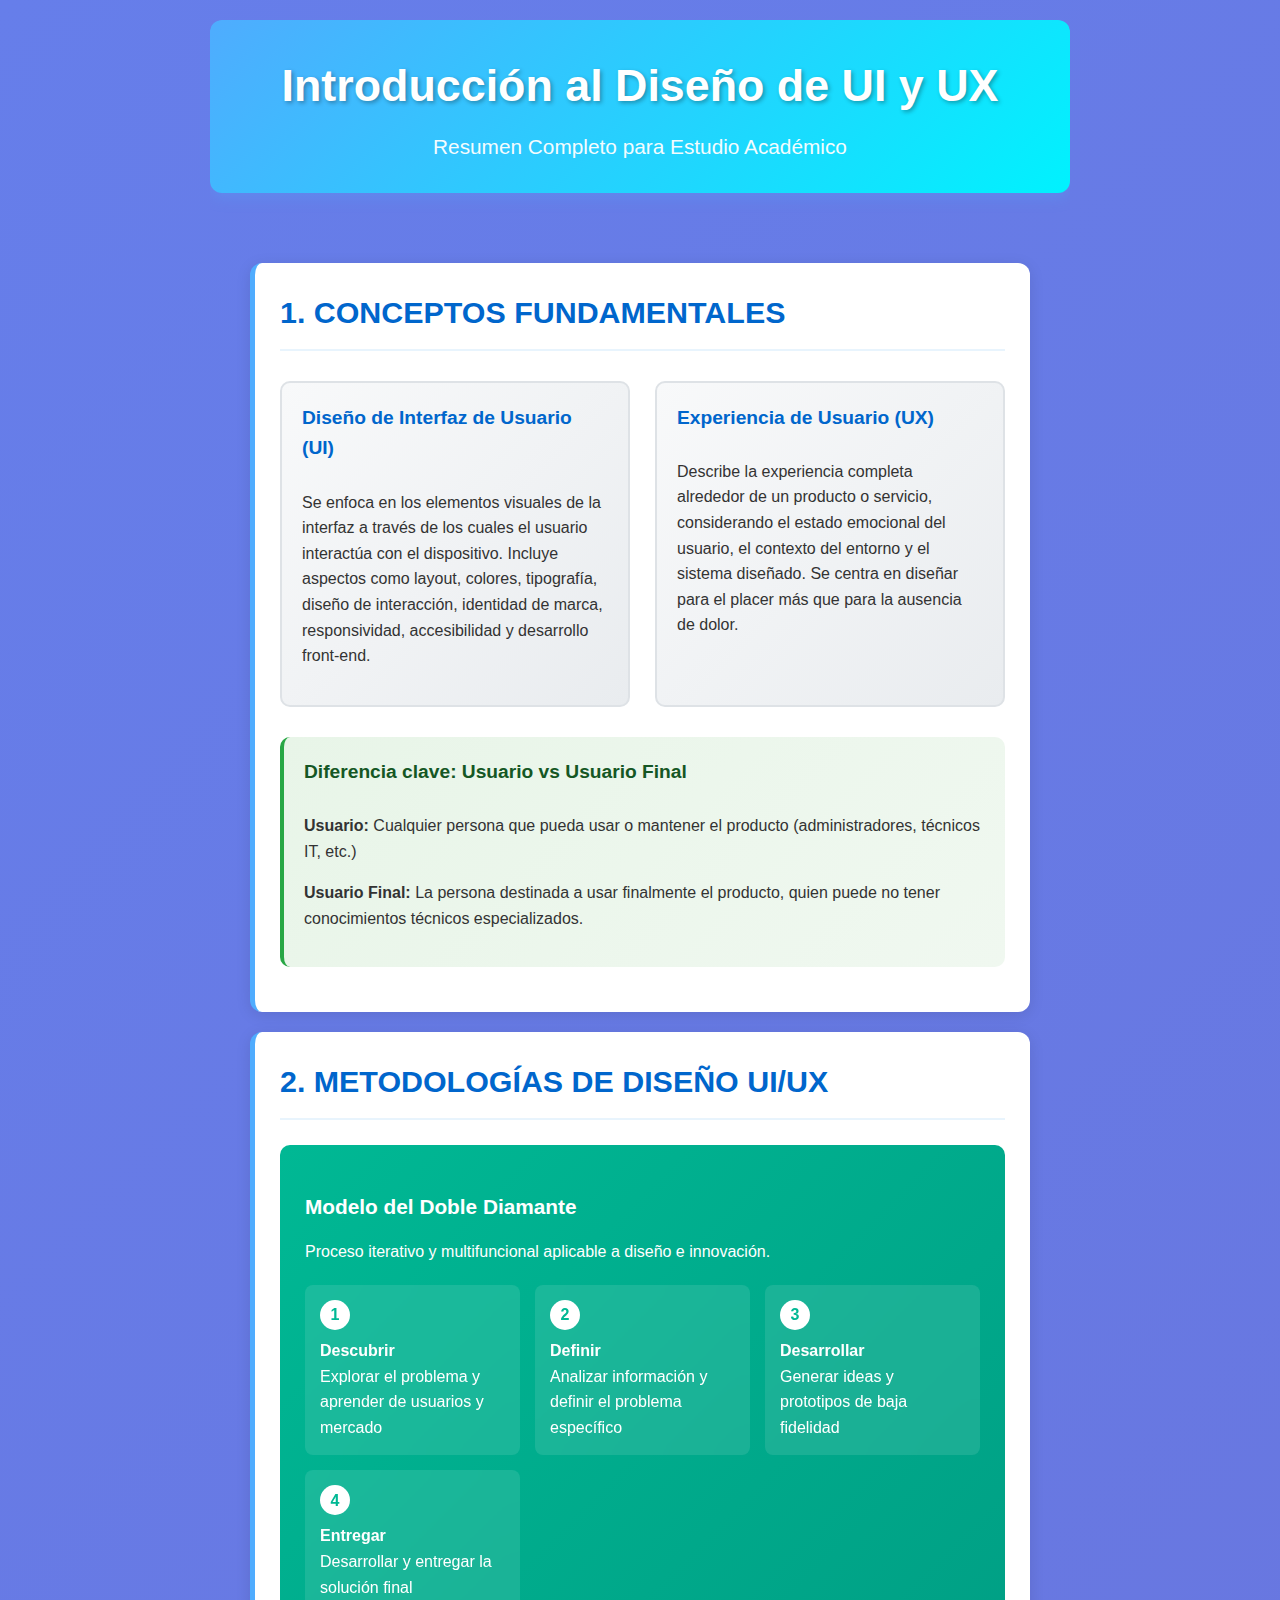
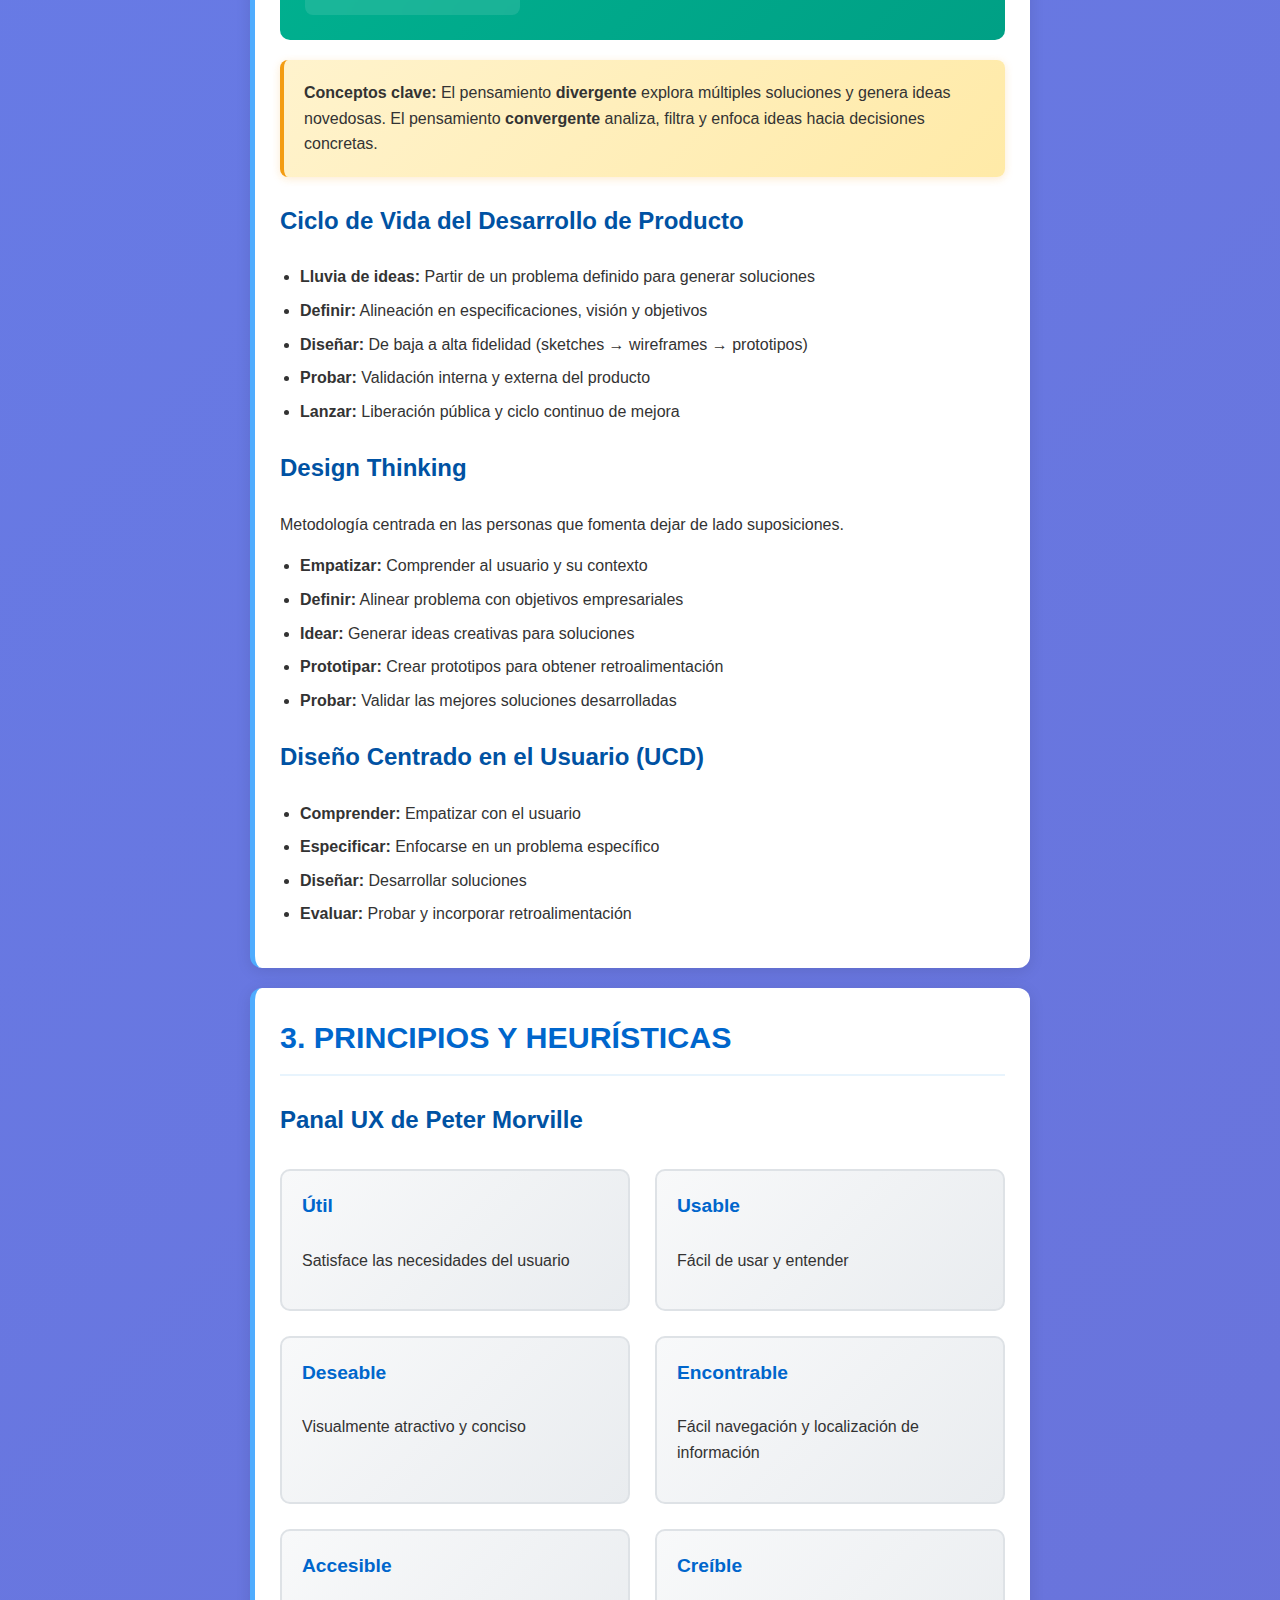
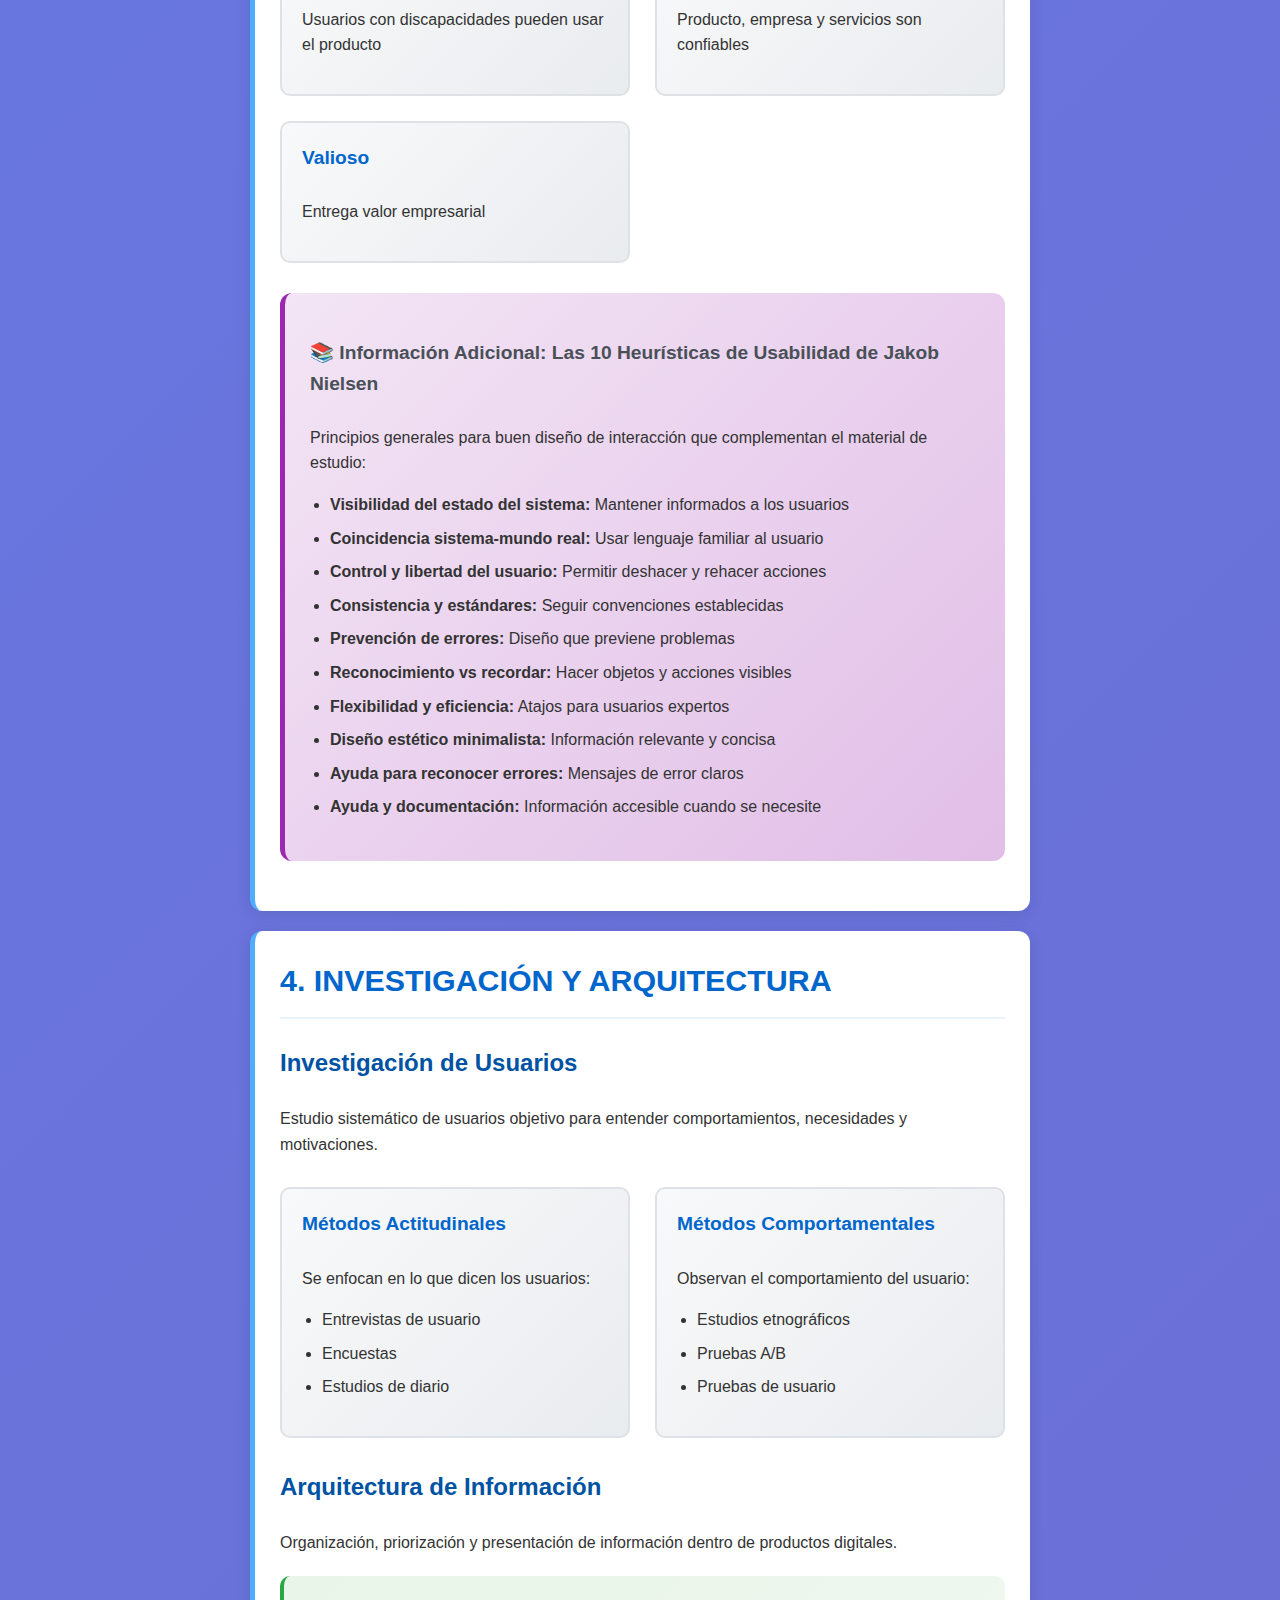
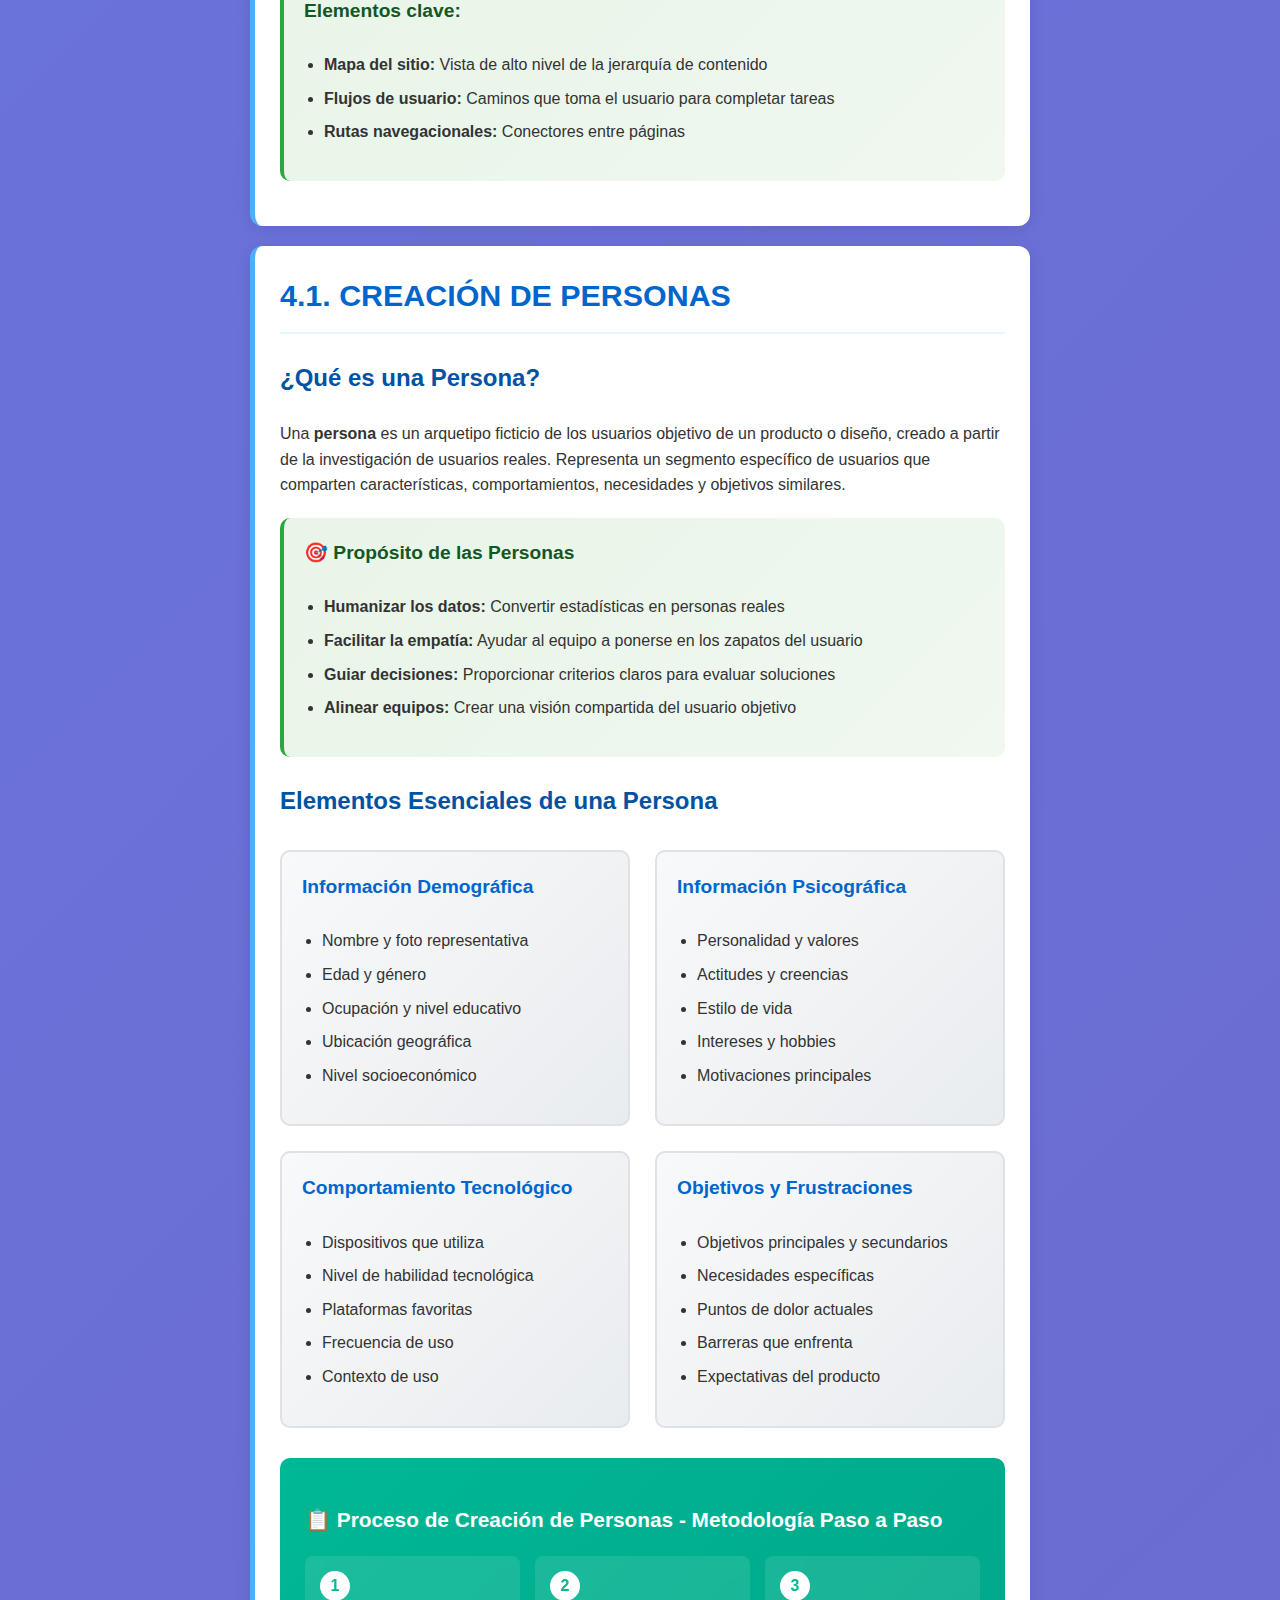
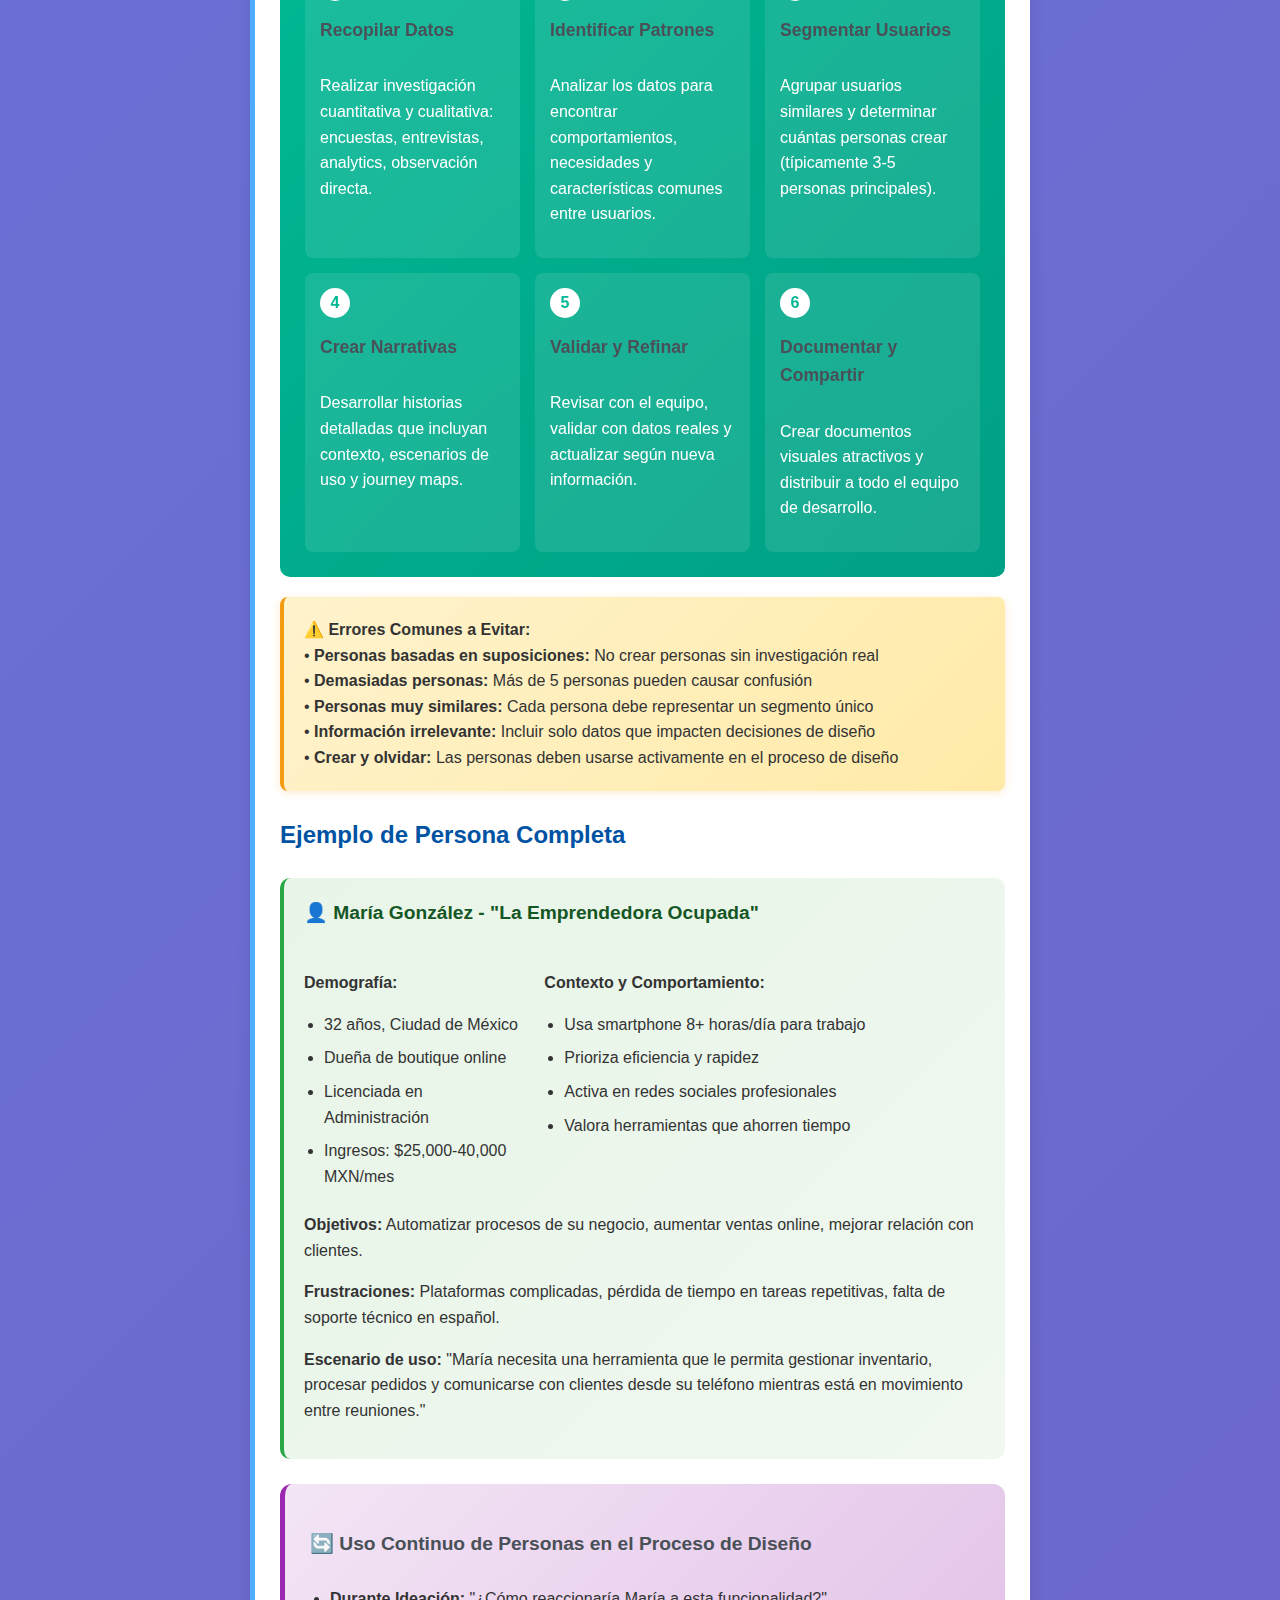
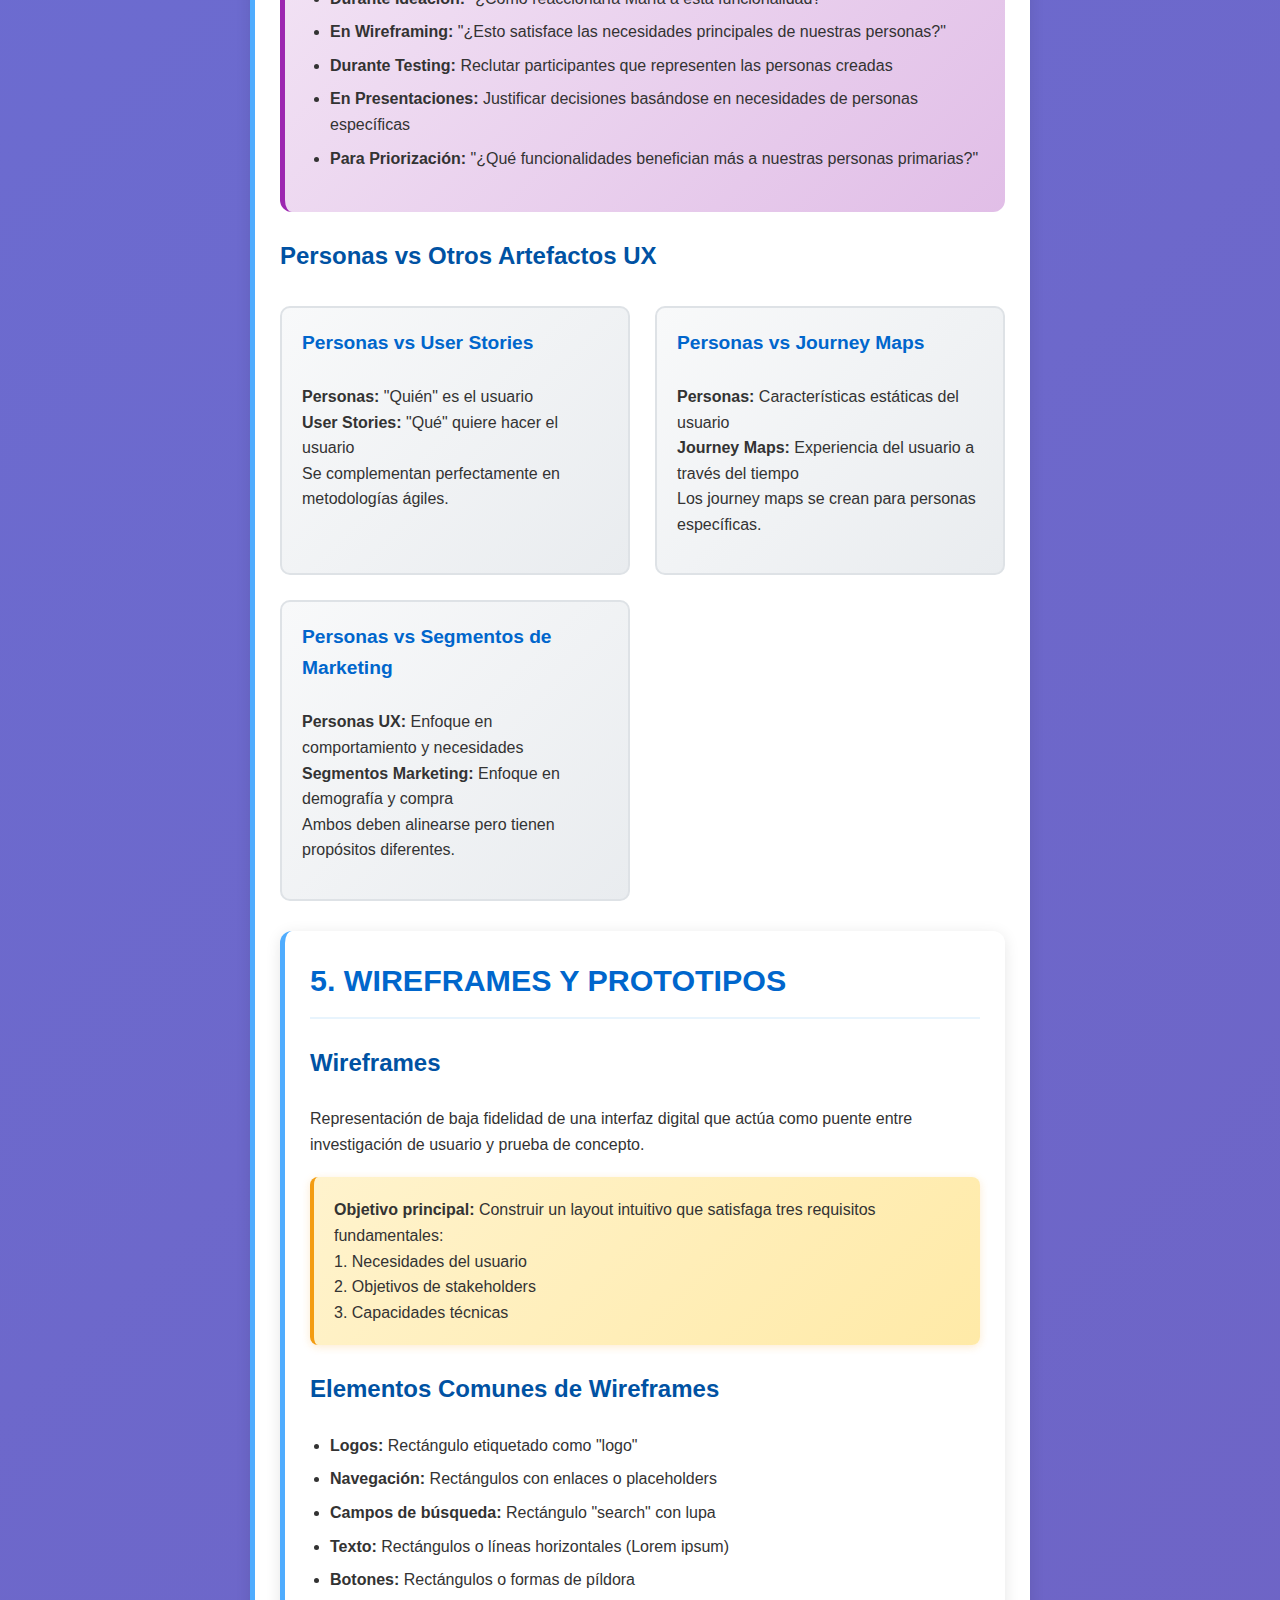
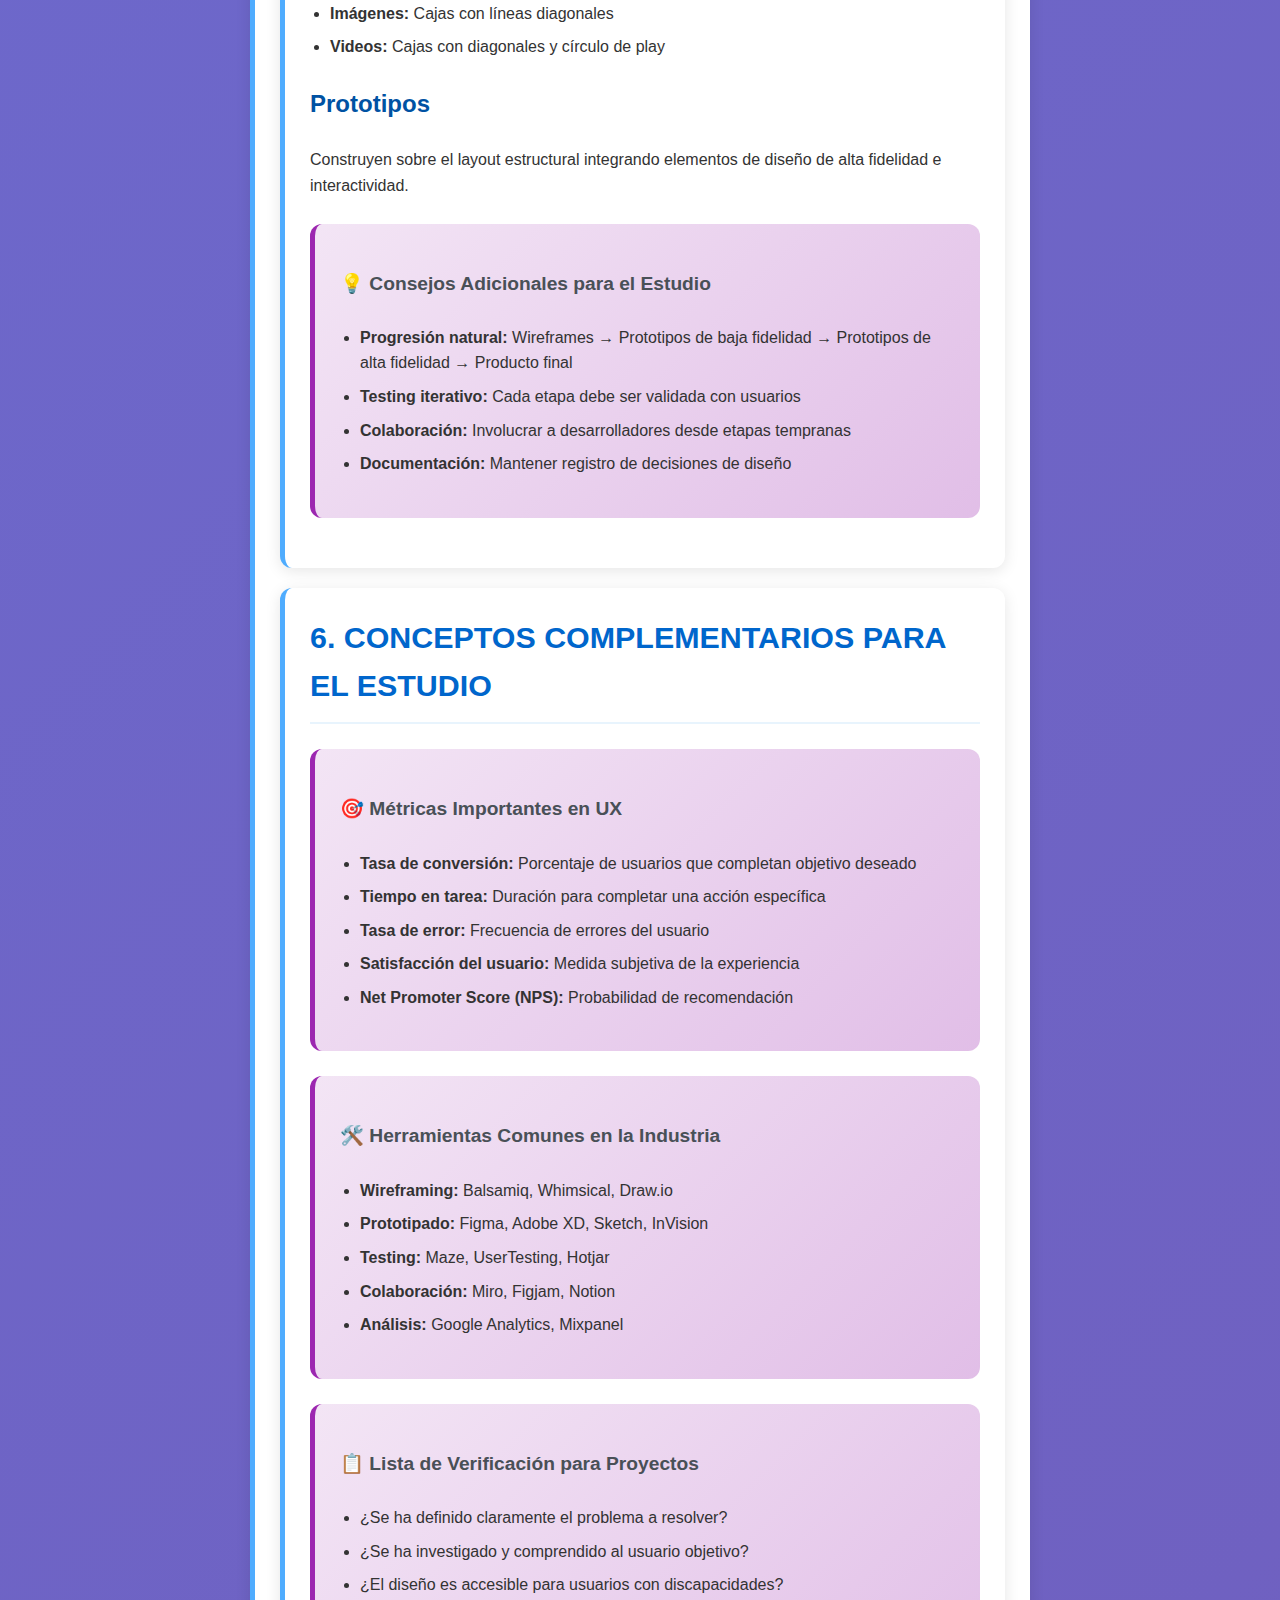
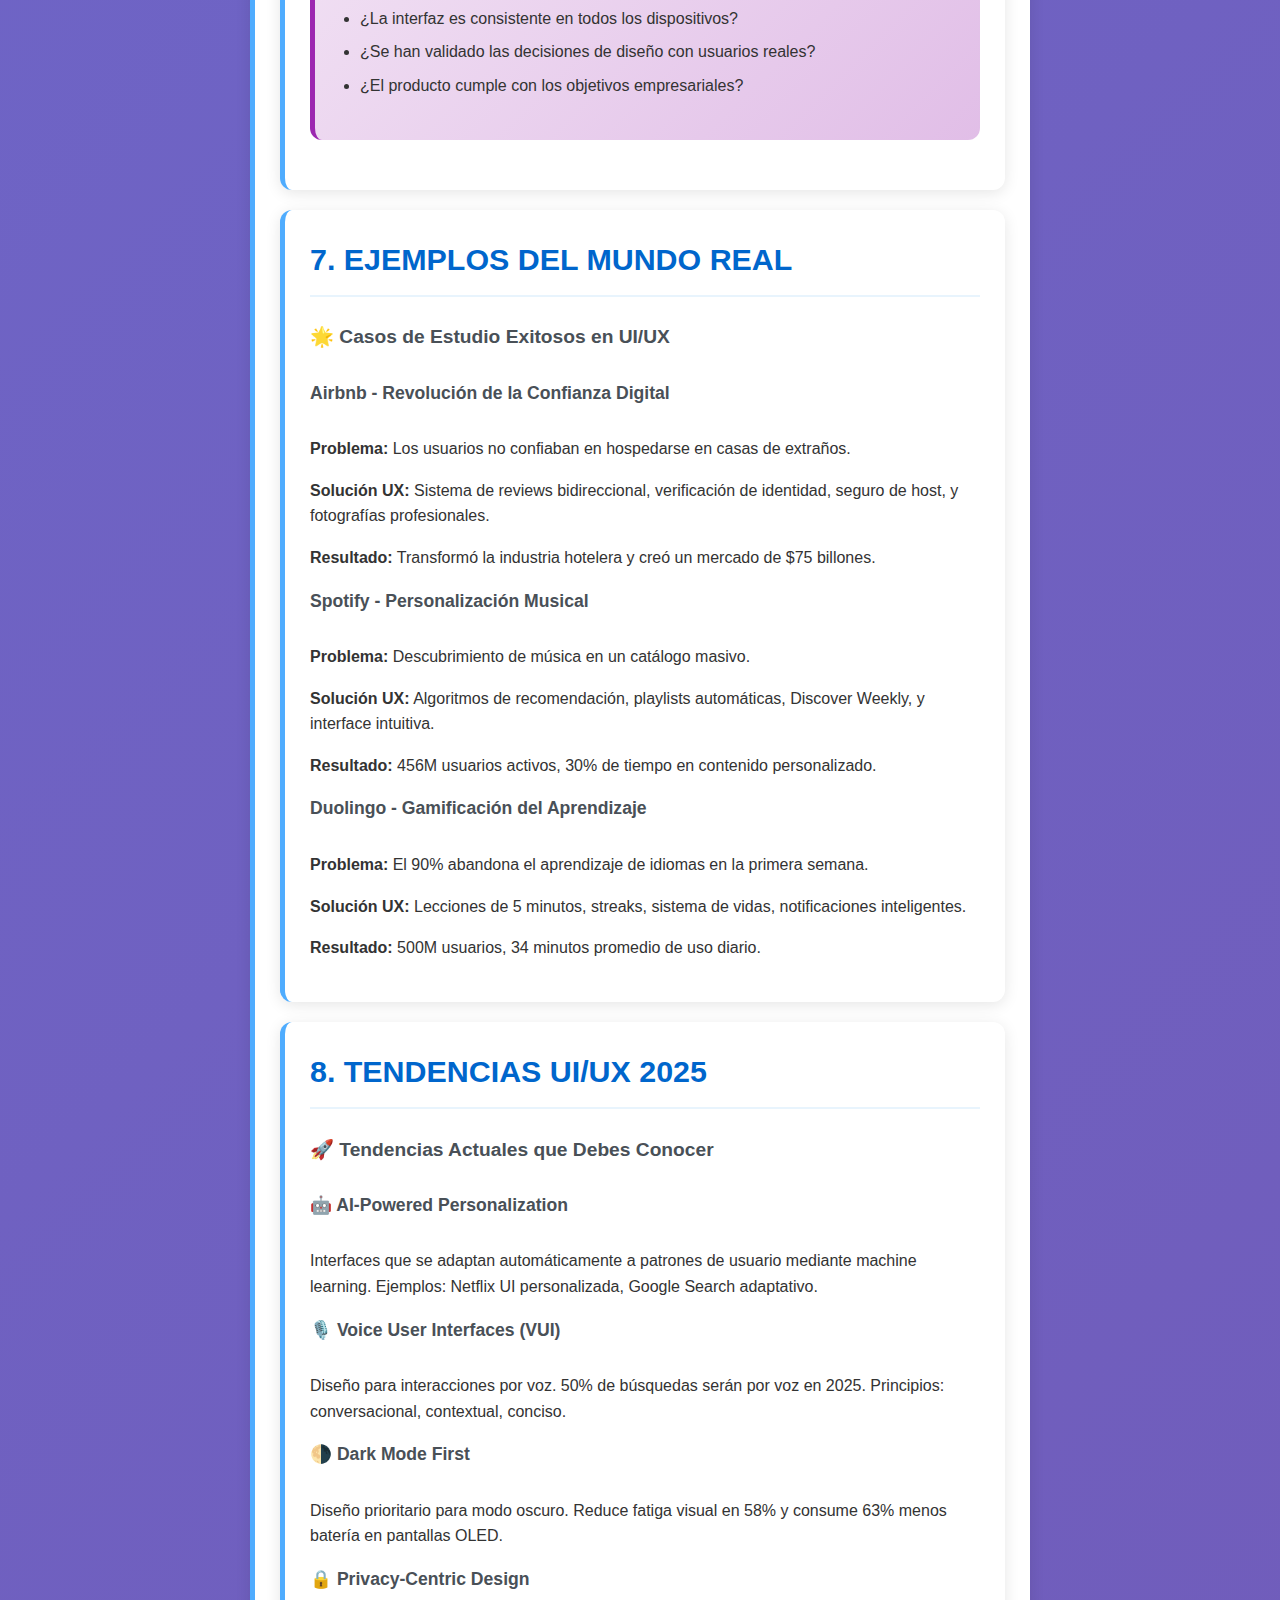
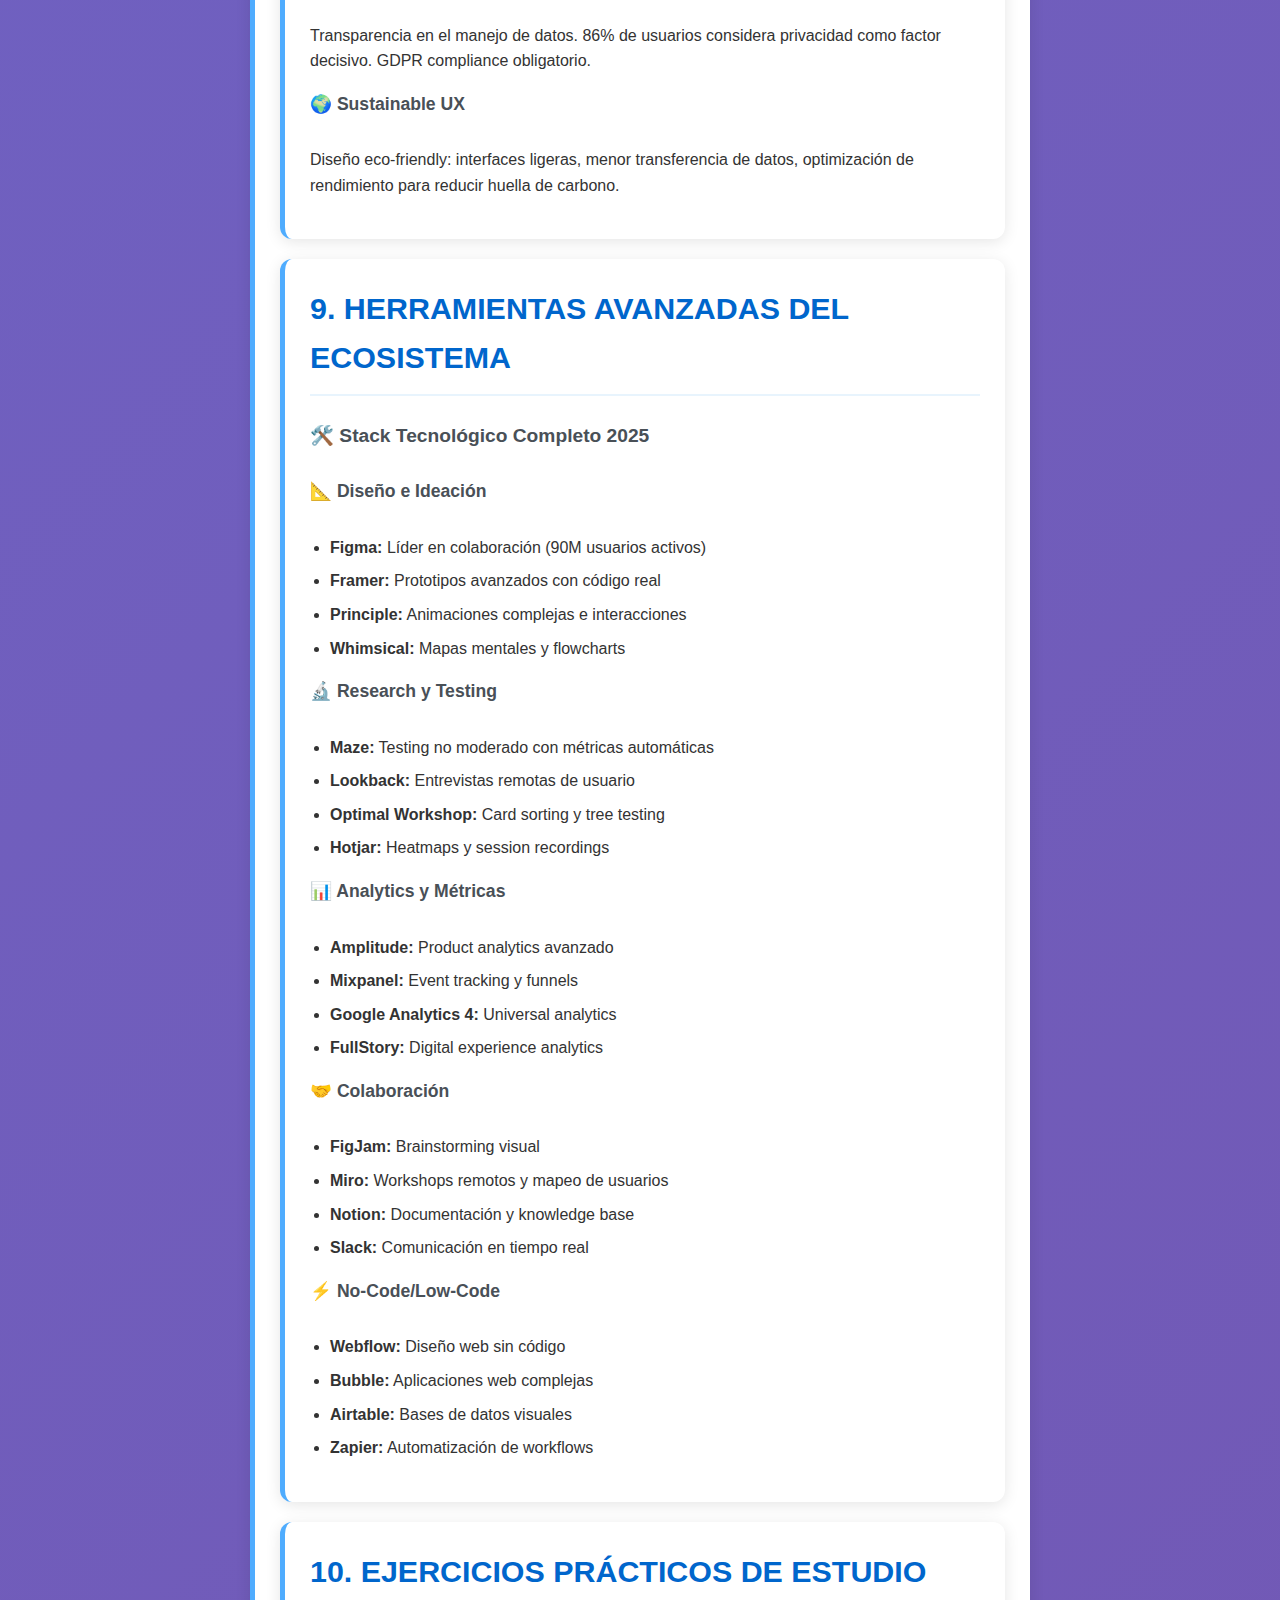
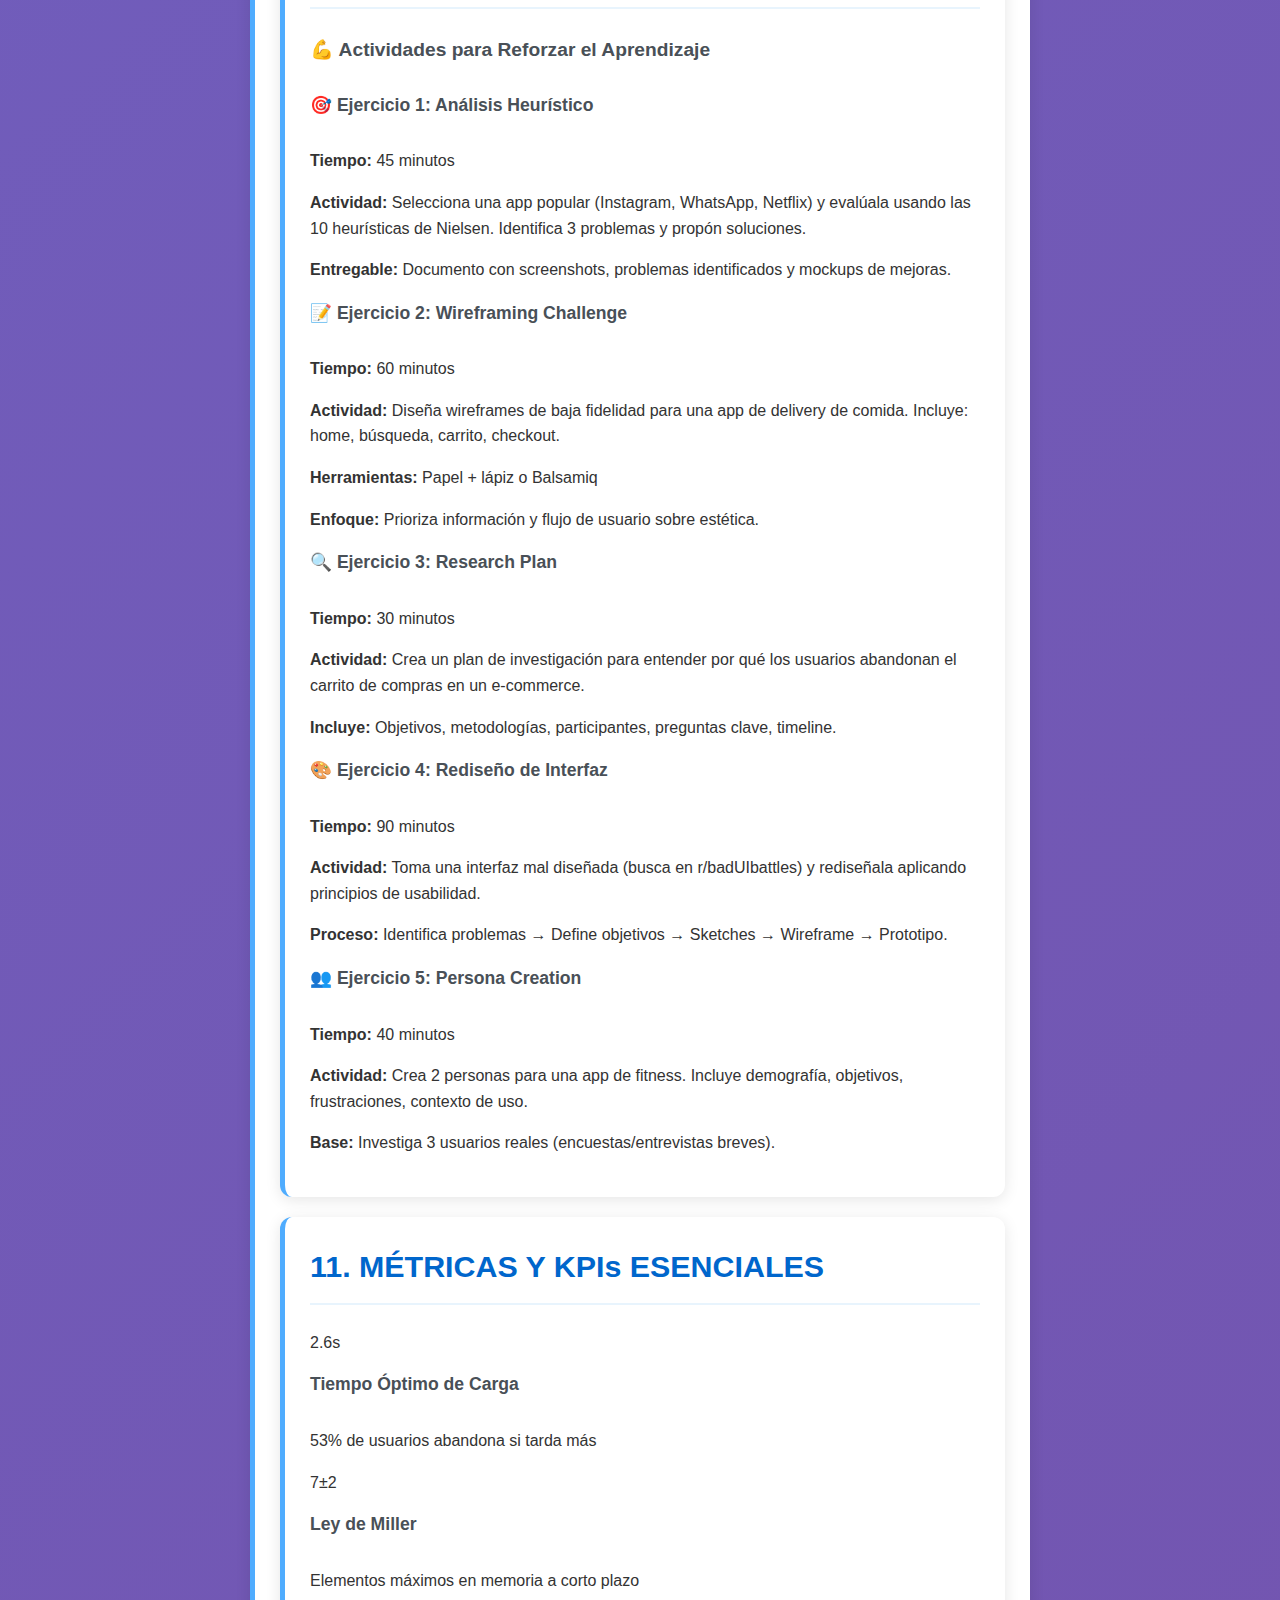
<file: Introducción al Diseño de UI y UX - Resumen de Estudio.html>
<!DOCTYPE html>
<html lang="es">
<head>
    <meta charset="UTF-8">
    <meta name="viewport" content="width=device-width, initial-scale=1.0">
    <title>Introducción al Diseño de UI y UX - Resumen de Estudio</title>
    <link rel="stylesheet" href="css/introduccion-ui-ux.css">
</head>
<body>
    <div class="container">
        <div class="header">
            <h1>Introducción al Diseño de UI y UX</h1>
            <p>Resumen Completo para Estudio Académico</p>
        </div>
        
        <div class="content">
            <div class="section">
                <h2>1. CONCEPTOS FUNDAMENTALES</h2>
                
                <div class="concept-grid">
                    <div class="concept-card">
                        <h4>Diseño de Interfaz de Usuario (UI)</h4>
                        <p>Se enfoca en los elementos visuales de la interfaz a través de los cuales el usuario interactúa con el dispositivo. Incluye aspectos como layout, colores, tipografía, diseño de interacción, identidad de marca, responsividad, accesibilidad y desarrollo front-end.</p>
                    </div>
                    
                    <div class="concept-card">
                        <h4>Experiencia de Usuario (UX)</h4>
                        <p>Describe la experiencia completa alrededor de un producto o servicio, considerando el estado emocional del usuario, el contexto del entorno y el sistema diseñado. Se centra en diseñar para el placer más que para la ausencia de dolor.</p>
                    </div>
                </div>
                
                <div class="highlight-box">
                    <h4>Diferencia clave: Usuario vs Usuario Final</h4>
                    <p><strong>Usuario:</strong> Cualquier persona que pueda usar o mantener el producto (administradores, técnicos IT, etc.)</p>
                    <p><strong>Usuario Final:</strong> La persona destinada a usar finalmente el producto, quien puede no tener conocimientos técnicos especializados.</p>
                </div>
            </div>
            
            <div class="section">
                <h2>2. METODOLOGÍAS DE DISEÑO UI/UX</h2>
                
                <div class="methodology">
                    <h4>Modelo del Doble Diamante</h4>
                    <p>Proceso iterativo y multifuncional aplicable a diseño e innovación.</p>
                    <div class="steps">
                        <div class="step">
                            <div class="step-number">1</div>
                            <strong>Descubrir</strong><br>
                            Explorar el problema y aprender de usuarios y mercado
                        </div>
                        <div class="step">
                            <div class="step-number">2</div>
                            <strong>Definir</strong><br>
                            Analizar información y definir el problema específico
                        </div>
                        <div class="step">
                            <div class="step-number">3</div>
                            <strong>Desarrollar</strong><br>
                            Generar ideas y prototipos de baja fidelidad
                        </div>
                        <div class="step">
                            <div class="step-number">4</div>
                            <strong>Entregar</strong><br>
                            Desarrollar y entregar la solución final
                        </div>
                    </div>
                </div>
                
                <div class="important-note">
                    <strong>Conceptos clave:</strong> El pensamiento <strong>divergente</strong> explora múltiples soluciones y genera ideas novedosas. El pensamiento <strong>convergente</strong> analiza, filtra y enfoca ideas hacia decisiones concretas.
                </div>
                
                <h3>Ciclo de Vida del Desarrollo de Producto</h3>
                <ul>
                    <li><strong>Lluvia de ideas:</strong> Partir de un problema definido para generar soluciones</li>
                    <li><strong>Definir:</strong> Alineación en especificaciones, visión y objetivos</li>
                    <li><strong>Diseñar:</strong> De baja a alta fidelidad (sketches → wireframes → prototipos)</li>
                    <li><strong>Probar:</strong> Validación interna y externa del producto</li>
                    <li><strong>Lanzar:</strong> Liberación pública y ciclo continuo de mejora</li>
                </ul>
                
                <h3>Design Thinking</h3>
                <p>Metodología centrada en las personas que fomenta dejar de lado suposiciones.</p>
                <ul>
                    <li><strong>Empatizar:</strong> Comprender al usuario y su contexto</li>
                    <li><strong>Definir:</strong> Alinear problema con objetivos empresariales</li>
                    <li><strong>Idear:</strong> Generar ideas creativas para soluciones</li>
                    <li><strong>Prototipar:</strong> Crear prototipos para obtener retroalimentación</li>
                    <li><strong>Probar:</strong> Validar las mejores soluciones desarrolladas</li>
                </ul>
                
                <h3>Diseño Centrado en el Usuario (UCD)</h3>
                <ul>
                    <li><strong>Comprender:</strong> Empatizar con el usuario</li>
                    <li><strong>Especificar:</strong> Enfocarse en un problema específico</li>
                    <li><strong>Diseñar:</strong> Desarrollar soluciones</li>
                    <li><strong>Evaluar:</strong> Probar y incorporar retroalimentación</li>
                </ul>
            </div>
            
            <div class="section">
                <h2>3. PRINCIPIOS Y HEURÍSTICAS</h2>
                
                <h3>Panal UX de Peter Morville</h3>
                <div class="concept-grid">
                    <div class="concept-card">
                        <h4>Útil</h4>
                        <p>Satisface las necesidades del usuario</p>
                    </div>
                    <div class="concept-card">
                        <h4>Usable</h4>
                        <p>Fácil de usar y entender</p>
                    </div>
                    <div class="concept-card">
                        <h4>Deseable</h4>
                        <p>Visualmente atractivo y conciso</p>
                    </div>
                    <div class="concept-card">
                        <h4>Encontrable</h4>
                        <p>Fácil navegación y localización de información</p>
                    </div>
                    <div class="concept-card">
                        <h4>Accesible</h4>
                        <p>Usuarios con discapacidades pueden usar el producto</p>
                    </div>
                    <div class="concept-card">
                        <h4>Creíble</h4>
                        <p>Producto, empresa y servicios son confiables</p>
                    </div>
                    <div class="concept-card">
                        <h4>Valioso</h4>
                        <p>Entrega valor empresarial</p>
                    </div>
                </div>
                
                <div class="additional-info">
                    <h4>📚 Información Adicional: Las 10 Heurísticas de Usabilidad de Jakob Nielsen</h4>
                    <p>Principios generales para buen diseño de interacción que complementan el material de estudio:</p>
                    <ul>
                        <li><strong>Visibilidad del estado del sistema:</strong> Mantener informados a los usuarios</li>
                        <li><strong>Coincidencia sistema-mundo real:</strong> Usar lenguaje familiar al usuario</li>
                        <li><strong>Control y libertad del usuario:</strong> Permitir deshacer y rehacer acciones</li>
                        <li><strong>Consistencia y estándares:</strong> Seguir convenciones establecidas</li>
                        <li><strong>Prevención de errores:</strong> Diseño que previene problemas</li>
                        <li><strong>Reconocimiento vs recordar:</strong> Hacer objetos y acciones visibles</li>
                        <li><strong>Flexibilidad y eficiencia:</strong> Atajos para usuarios expertos</li>
                        <li><strong>Diseño estético minimalista:</strong> Información relevante y concisa</li>
                        <li><strong>Ayuda para reconocer errores:</strong> Mensajes de error claros</li>
                        <li><strong>Ayuda y documentación:</strong> Información accesible cuando se necesite</li>
                    </ul>
                </div>
            </div>
            
            <div class="section">
                <h2>4. INVESTIGACIÓN Y ARQUITECTURA</h2>
                
                <h3>Investigación de Usuarios</h3>
                <p>Estudio sistemático de usuarios objetivo para entender comportamientos, necesidades y motivaciones.</p>
                
                <div class="concept-grid">
                    <div class="concept-card">
                        <h4>Métodos Actitudinales</h4>
                        <p>Se enfocan en lo que dicen los usuarios:</p>
                        <ul>
                            <li>Entrevistas de usuario</li>
                            <li>Encuestas</li>
                            <li>Estudios de diario</li>
                        </ul>
                    </div>
                    
                    <div class="concept-card">
                        <h4>Métodos Comportamentales</h4>
                        <p>Observan el comportamiento del usuario:</p>
                        <ul>
                            <li>Estudios etnográficos</li>
                            <li>Pruebas A/B</li>
                            <li>Pruebas de usuario</li>
                        </ul>
                    </div>
                </div>
                
                <h3>Arquitectura de Información</h3>
                <p>Organización, priorización y presentación de información dentro de productos digitales.</p>
                
                <div class="highlight-box">
                    <h4>Elementos clave:</h4>
                    <ul>
                        <li><strong>Mapa del sitio:</strong> Vista de alto nivel de la jerarquía de contenido</li>
                        <li><strong>Flujos de usuario:</strong> Caminos que toma el usuario para completar tareas</li>
                        <li><strong>Rutas navegacionales:</strong> Conectores entre páginas</li>
                    </ul>
                </div>
            </div>
            
            <div class="section">
                <h2>4.1. CREACIÓN DE PERSONAS</h2>
                
                <h3>¿Qué es una Persona?</h3>
                <p>Una <strong>persona</strong> es un arquetipo ficticio de los usuarios objetivo de un producto o diseño, creado a partir de la investigación de usuarios reales. Representa un segmento específico de usuarios que comparten características, comportamientos, necesidades y objetivos similares.</p>
                
                <div class="highlight-box">
                    <h4>🎯 Propósito de las Personas</h4>
                    <ul>
                        <li><strong>Humanizar los datos:</strong> Convertir estadísticas en personas reales</li>
                        <li><strong>Facilitar la empatía:</strong> Ayudar al equipo a ponerse en los zapatos del usuario</li>
                        <li><strong>Guiar decisiones:</strong> Proporcionar criterios claros para evaluar soluciones</li>
                        <li><strong>Alinear equipos:</strong> Crear una visión compartida del usuario objetivo</li>
                    </ul>
                </div>
                
                <h3>Elementos Esenciales de una Persona</h3>
                <div class="concept-grid">
                    <div class="concept-card">
                        <h4>Información Demográfica</h4>
                        <ul>
                            <li>Nombre y foto representativa</li>
                            <li>Edad y género</li>
                            <li>Ocupación y nivel educativo</li>
                            <li>Ubicación geográfica</li>
                            <li>Nivel socioeconómico</li>
                        </ul>
                    </div>
                    
                    <div class="concept-card">
                        <h4>Información Psicográfica</h4>
                        <ul>
                            <li>Personalidad y valores</li>
                            <li>Actitudes y creencias</li>
                            <li>Estilo de vida</li>
                            <li>Intereses y hobbies</li>
                            <li>Motivaciones principales</li>
                        </ul>
                    </div>
                    
                    <div class="concept-card">
                        <h4>Comportamiento Tecnológico</h4>
                        <ul>
                            <li>Dispositivos que utiliza</li>
                            <li>Nivel de habilidad tecnológica</li>
                            <li>Plataformas favoritas</li>
                            <li>Frecuencia de uso</li>
                            <li>Contexto de uso</li>
                        </ul>
                    </div>
                    
                    <div class="concept-card">
                        <h4>Objetivos y Frustraciones</h4>
                        <ul>
                            <li>Objetivos principales y secundarios</li>
                            <li>Necesidades específicas</li>
                            <li>Puntos de dolor actuales</li>
                            <li>Barreras que enfrenta</li>
                            <li>Expectativas del producto</li>
                        </ul>
                    </div>
                </div>
                
                <div class="methodology">
                    <h4>📋 Proceso de Creación de Personas - Metodología Paso a Paso</h4>
                    <div class="steps">
                        <div class="step">
                            <div class="step-number">1</div>
                            <h5>Recopilar Datos</h5>
                            <p>Realizar investigación cuantitativa y cualitativa: encuestas, entrevistas, analytics, observación directa.</p>
                        </div>
                        <div class="step">
                            <div class="step-number">2</div>
                            <h5>Identificar Patrones</h5>
                            <p>Analizar los datos para encontrar comportamientos, necesidades y características comunes entre usuarios.</p>
                        </div>
                        <div class="step">
                            <div class="step-number">3</div>
                            <h5>Segmentar Usuarios</h5>
                            <p>Agrupar usuarios similares y determinar cuántas personas crear (típicamente 3-5 personas principales).</p>
                        </div>
                        <div class="step">
                            <div class="step-number">4</div>
                            <h5>Crear Narrativas</h5>
                            <p>Desarrollar historias detalladas que incluyan contexto, escenarios de uso y journey maps.</p>
                        </div>
                        <div class="step">
                            <div class="step-number">5</div>
                            <h5>Validar y Refinar</h5>
                            <p>Revisar con el equipo, validar con datos reales y actualizar según nueva información.</p>
                        </div>
                        <div class="step">
                            <div class="step-number">6</div>
                            <h5>Documentar y Compartir</h5>
                            <p>Crear documentos visuales atractivos y distribuir a todo el equipo de desarrollo.</p>
                        </div>
                    </div>
                </div>
                
                <div class="important-note">
                    <strong>⚠️ Errores Comunes a Evitar:</strong>
                    <br>• <strong>Personas basadas en suposiciones:</strong> No crear personas sin investigación real
                    <br>• <strong>Demasiadas personas:</strong> Más de 5 personas pueden causar confusión
                    <br>• <strong>Personas muy similares:</strong> Cada persona debe representar un segmento único
                    <br>• <strong>Información irrelevante:</strong> Incluir solo datos que impacten decisiones de diseño
                    <br>• <strong>Crear y olvidar:</strong> Las personas deben usarse activamente en el proceso de diseño
                </div>
                
                <h3>Ejemplo de Persona Completa</h3>
                <div class="highlight-box">
                    <h4>👤 María González - "La Emprendedora Ocupada"</h4>
                    <div style="display: grid; grid-template-columns: 1fr 2fr; gap: 20px; margin-top: 15px;">
                        <div>
                            <p><strong>Demografía:</strong></p>
                            <ul style="margin: 0;">
                                <li>32 años, Ciudad de México</li>
                                <li>Dueña de boutique online</li>
                                <li>Licenciada en Administración</li>
                                <li>Ingresos: $25,000-40,000 MXN/mes</li>
                            </ul>
                        </div>
                        <div>
                            <p><strong>Contexto y Comportamiento:</strong></p>
                            <ul style="margin: 0;">
                                <li>Usa smartphone 8+ horas/día para trabajo</li>
                                <li>Prioriza eficiencia y rapidez</li>
                                <li>Activa en redes sociales profesionales</li>
                                <li>Valora herramientas que ahorren tiempo</li>
                            </ul>
                        </div>
                    </div>
                    <p style="margin-top: 15px;"><strong>Objetivos:</strong> Automatizar procesos de su negocio, aumentar ventas online, mejorar relación con clientes.</p>
                    <p><strong>Frustraciones:</strong> Plataformas complicadas, pérdida de tiempo en tareas repetitivas, falta de soporte técnico en español.</p>
                    <p><strong>Escenario de uso:</strong> "María necesita una herramienta que le permita gestionar inventario, procesar pedidos y comunicarse con clientes desde su teléfono mientras está en movimiento entre reuniones."</p>
                </div>
                
                <div class="additional-info">
                    <h4>🔄 Uso Continuo de Personas en el Proceso de Diseño</h4>
                    <ul>
                        <li><strong>Durante Ideación:</strong> "¿Cómo reaccionaría María a esta funcionalidad?"</li>
                        <li><strong>En Wireframing:</strong> "¿Esto satisface las necesidades principales de nuestras personas?"</li>
                        <li><strong>Durante Testing:</strong> Reclutar participantes que representen las personas creadas</li>
                        <li><strong>En Presentaciones:</strong> Justificar decisiones basándose en necesidades de personas específicas</li>
                        <li><strong>Para Priorización:</strong> "¿Qué funcionalidades benefician más a nuestras personas primarias?"</li>
                    </ul>
                </div>
                
                <h3>Personas vs Otros Artefactos UX</h3>
                <div class="concept-grid">
                    <div class="concept-card">
                        <h4>Personas vs User Stories</h4>
                        <p><strong>Personas:</strong> "Quién" es el usuario<br>
                        <strong>User Stories:</strong> "Qué" quiere hacer el usuario<br>
                        Se complementan perfectamente en metodologías ágiles.</p>
                    </div>
                    
                    <div class="concept-card">
                        <h4>Personas vs Journey Maps</h4>
                        <p><strong>Personas:</strong> Características estáticas del usuario<br>
                        <strong>Journey Maps:</strong> Experiencia del usuario a través del tiempo<br>
                        Los journey maps se crean para personas específicas.</p>
                    </div>
                    
                    <div class="concept-card">
                        <h4>Personas vs Segmentos de Marketing</h4>
                        <p><strong>Personas UX:</strong> Enfoque en comportamiento y necesidades<br>
                        <strong>Segmentos Marketing:</strong> Enfoque en demografía y compra<br>
                        Ambos deben alinearse pero tienen propósitos diferentes.</p>
                    </div>
                </div>
            
            <div class="section">
                <h2>5. WIREFRAMES Y PROTOTIPOS</h2>
                
                <h3>Wireframes</h3>
                <p>Representación de baja fidelidad de una interfaz digital que actúa como puente entre investigación de usuario y prueba de concepto.</p>
                
                <div class="important-note">
                    <strong>Objetivo principal:</strong> Construir un layout intuitivo que satisfaga tres requisitos fundamentales:
                    <br>1. Necesidades del usuario
                    <br>2. Objetivos de stakeholders  
                    <br>3. Capacidades técnicas
                </div>
                
                <h3>Elementos Comunes de Wireframes</h3>
                <ul>
                    <li><strong>Logos:</strong> Rectángulo etiquetado como "logo"</li>
                    <li><strong>Navegación:</strong> Rectángulos con enlaces o placeholders</li>
                    <li><strong>Campos de búsqueda:</strong> Rectángulo "search" con lupa</li>
                    <li><strong>Texto:</strong> Rectángulos o líneas horizontales (Lorem ipsum)</li>
                    <li><strong>Botones:</strong> Rectángulos o formas de píldora</li>
                    <li><strong>Imágenes:</strong> Cajas con líneas diagonales</li>
                    <li><strong>Videos:</strong> Cajas con diagonales y círculo de play</li>
                </ul>
                
                <h3>Prototipos</h3>
                <p>Construyen sobre el layout estructural integrando elementos de diseño de alta fidelidad e interactividad.</p>
                
                <div class="additional-info">
                    <h4>💡 Consejos Adicionales para el Estudio</h4>
                    <ul>
                        <li><strong>Progresión natural:</strong> Wireframes → Prototipos de baja fidelidad → Prototipos de alta fidelidad → Producto final</li>
                        <li><strong>Testing iterativo:</strong> Cada etapa debe ser validada con usuarios</li>
                        <li><strong>Colaboración:</strong> Involucrar a desarrolladores desde etapas tempranas</li>
                        <li><strong>Documentación:</strong> Mantener registro de decisiones de diseño</li>
                    </ul>
                </div>
            </div>
            
            <div class="section">
                <h2>6. CONCEPTOS COMPLEMENTARIOS PARA EL ESTUDIO</h2>
                
                <div class="additional-info">
                    <h4>🎯 Métricas Importantes en UX</h4>
                    <ul>
                        <li><strong>Tasa de conversión:</strong> Porcentaje de usuarios que completan objetivo deseado</li>
                        <li><strong>Tiempo en tarea:</strong> Duración para completar una acción específica</li>
                        <li><strong>Tasa de error:</strong> Frecuencia de errores del usuario</li>
                        <li><strong>Satisfacción del usuario:</strong> Medida subjetiva de la experiencia</li>
                        <li><strong>Net Promoter Score (NPS):</strong> Probabilidad de recomendación</li>
                    </ul>
                </div>
                
                <div class="additional-info">
                    <h4>🛠️ Herramientas Comunes en la Industria</h4>
                    <ul>
                        <li><strong>Wireframing:</strong> Balsamiq, Whimsical, Draw.io</li>
                        <li><strong>Prototipado:</strong> Figma, Adobe XD, Sketch, InVision</li>
                        <li><strong>Testing:</strong> Maze, UserTesting, Hotjar</li>
                        <li><strong>Colaboración:</strong> Miro, Figjam, Notion</li>
                        <li><strong>Análisis:</strong> Google Analytics, Mixpanel</li>
                    </ul>
                </div>
                
                <div class="additional-info">
                    <h4>📋 Lista de Verificación para Proyectos</h4>
                    <ul>
                        <li>¿Se ha definido claramente el problema a resolver?</li>
                        <li>¿Se ha investigado y comprendido al usuario objetivo?</li>
                        <li>¿El diseño es accesible para usuarios con discapacidades?</li>
                        <li>¿La interfaz es consistente en todos los dispositivos?</li>
                        <li>¿Se han validado las decisiones de diseño con usuarios reales?</li>
                        <li>¿El producto cumple con los objetivos empresariales?</li>
                    </ul>
                </div>
            </div>
            
            <div class="section">
                <h2>7. EJEMPLOS DEL MUNDO REAL</h2>
                
                <div class="real-world-examples">
                    <h4>🌟 Casos de Estudio Exitosos en UI/UX</h4>
                    
                    <div class="example-card">
                        <h5>Airbnb - Revolución de la Confianza Digital</h5>
                        <p><strong>Problema:</strong> Los usuarios no confiaban en hospedarse en casas de extraños.</p>
                        <p><strong>Solución UX:</strong> Sistema de reviews bidireccional, verificación de identidad, seguro de host, y fotografías profesionales.</p>
                        <p><strong>Resultado:</strong> Transformó la industria hotelera y creó un mercado de $75 billones.</p>
                    </div>
                    
                    <div class="example-card">
                        <h5>Spotify - Personalización Musical</h5>
                        <p><strong>Problema:</strong> Descubrimiento de música en un catálogo masivo.</p>
                        <p><strong>Solución UX:</strong> Algoritmos de recomendación, playlists automáticas, Discover Weekly, y interface intuitiva.</p>
                        <p><strong>Resultado:</strong> 456M usuarios activos, 30% de tiempo en contenido personalizado.</p>
                    </div>
                    
                    <div class="example-card">
                        <h5>Duolingo - Gamificación del Aprendizaje</h5>
                        <p><strong>Problema:</strong> El 90% abandona el aprendizaje de idiomas en la primera semana.</p>
                        <p><strong>Solución UX:</strong> Lecciones de 5 minutos, streaks, sistema de vidas, notificaciones inteligentes.</p>
                        <p><strong>Resultado:</strong> 500M usuarios, 34 minutos promedio de uso diario.</p>
                    </div>
                </div>
            </div>

            <div class="section">
                <h2>8. TENDENCIAS UI/UX 2025</h2>
                
                <div class="trends-section">
                    <h4>🚀 Tendencias Actuales que Debes Conocer</h4>
                    
                    <div class="trend-item">
                        <h5>🤖 AI-Powered Personalization</h5>
                        <p>Interfaces que se adaptan automáticamente a patrones de usuario mediante machine learning. Ejemplos: Netflix UI personalizada, Google Search adaptativo.</p>
                    </div>
                    
                    <div class="trend-item">
                        <h5>🎙️ Voice User Interfaces (VUI)</h5>
                        <p>Diseño para interacciones por voz. 50% de búsquedas serán por voz en 2025. Principios: conversacional, contextual, conciso.</p>
                    </div>
                    
                    <div class="trend-item">
                        <h5>🌗 Dark Mode First</h5>
                        <p>Diseño prioritario para modo oscuro. Reduce fatiga visual en 58% y consume 63% menos batería en pantallas OLED.</p>
                    </div>
                    
                    <div class="trend-item">
                        <h5>🔒 Privacy-Centric Design</h5>
                        <p>Transparencia en el manejo de datos. 86% de usuarios considera privacidad como factor decisivo. GDPR compliance obligatorio.</p>
                    </div>
                    
                    <div class="trend-item">
                        <h5>🌍 Sustainable UX</h5>
                        <p>Diseño eco-friendly: interfaces ligeras, menor transferencia de datos, optimización de rendimiento para reducir huella de carbono.</p>
                    </div>
                </div>
            </div>

            <div class="section">
                <h2>9. HERRAMIENTAS AVANZADAS DEL ECOSISTEMA</h2>
                
                <div class="tools-advanced">
                    <h4>🛠️ Stack Tecnológico Completo 2025</h4>
                    
                    <div class="tool-category">
                        <h5>📐 Diseño e Ideación</h5>
                        <ul>
                            <li><strong>Figma:</strong> Líder en colaboración (90M usuarios activos)</li>
                            <li><strong>Framer:</strong> Prototipos avanzados con código real</li>
                            <li><strong>Principle:</strong> Animaciones complejas e interacciones</li>
                            <li><strong>Whimsical:</strong> Mapas mentales y flowcharts</li>
                        </ul>
                    </div>
                    
                    <div class="tool-category">
                        <h5>🔬 Research y Testing</h5>
                        <ul>
                            <li><strong>Maze:</strong> Testing no moderado con métricas automáticas</li>
                            <li><strong>Lookback:</strong> Entrevistas remotas de usuario</li>
                            <li><strong>Optimal Workshop:</strong> Card sorting y tree testing</li>
                            <li><strong>Hotjar:</strong> Heatmaps y session recordings</li>
                        </ul>
                    </div>
                    
                    <div class="tool-category">
                        <h5>📊 Analytics y Métricas</h5>
                        <ul>
                            <li><strong>Amplitude:</strong> Product analytics avanzado</li>
                            <li><strong>Mixpanel:</strong> Event tracking y funnels</li>
                            <li><strong>Google Analytics 4:</strong> Universal analytics</li>
                            <li><strong>FullStory:</strong> Digital experience analytics</li>
                        </ul>
                    </div>
                    
                    <div class="tool-category">
                        <h5>🤝 Colaboración</h5>
                        <ul>
                            <li><strong>FigJam:</strong> Brainstorming visual</li>
                            <li><strong>Miro:</strong> Workshops remotos y mapeo de usuarios</li>
                            <li><strong>Notion:</strong> Documentación y knowledge base</li>
                            <li><strong>Slack:</strong> Comunicación en tiempo real</li>
                        </ul>
                    </div>
                    
                    <div class="tool-category">
                        <h5>⚡ No-Code/Low-Code</h5>
                        <ul>
                            <li><strong>Webflow:</strong> Diseño web sin código</li>
                            <li><strong>Bubble:</strong> Aplicaciones web complejas</li>
                            <li><strong>Airtable:</strong> Bases de datos visuales</li>
                            <li><strong>Zapier:</strong> Automatización de workflows</li>
                        </ul>
                    </div>
                </div>
            </div>

            <div class="section">
                <h2>10. EJERCICIOS PRÁCTICOS DE ESTUDIO</h2>
                
                <div class="exercises-section">
                    <h4>💪 Actividades para Reforzar el Aprendizaje</h4>
                    
                    <div class="exercise-card">
                        <h5>🎯 Ejercicio 1: Análisis Heurístico</h5>
                        <p><strong>Tiempo:</strong> 45 minutos</p>
                        <p><strong>Actividad:</strong> Selecciona una app popular (Instagram, WhatsApp, Netflix) y evalúala usando las 10 heurísticas de Nielsen. Identifica 3 problemas y propón soluciones.</p>
                        <p><strong>Entregable:</strong> Documento con screenshots, problemas identificados y mockups de mejoras.</p>
                    </div>
                    
                    <div class="exercise-card">
                        <h5>📝 Ejercicio 2: Wireframing Challenge</h5>
                        <p><strong>Tiempo:</strong> 60 minutos</p>
                        <p><strong>Actividad:</strong> Diseña wireframes de baja fidelidad para una app de delivery de comida. Incluye: home, búsqueda, carrito, checkout.</p>
                        <p><strong>Herramientas:</strong> Papel + lápiz o Balsamiq</p>
                        <p><strong>Enfoque:</strong> Prioriza información y flujo de usuario sobre estética.</p>
                    </div>
                    
                    <div class="exercise-card">
                        <h5>🔍 Ejercicio 3: Research Plan</h5>
                        <p><strong>Tiempo:</strong> 30 minutos</p>
                        <p><strong>Actividad:</strong> Crea un plan de investigación para entender por qué los usuarios abandonan el carrito de compras en un e-commerce.</p>
                        <p><strong>Incluye:</strong> Objetivos, metodologías, participantes, preguntas clave, timeline.</p>
                    </div>
                    
                    <div class="exercise-card">
                        <h5>🎨 Ejercicio 4: Rediseño de Interfaz</h5>
                        <p><strong>Tiempo:</strong> 90 minutos</p>
                        <p><strong>Actividad:</strong> Toma una interfaz mal diseñada (busca en r/badUIbattles) y rediseñala aplicando principios de usabilidad.</p>
                        <p><strong>Proceso:</strong> Identifica problemas → Define objetivos → Sketches → Wireframe → Prototipo.</p>
                    </div>
                    
                    <div class="exercise-card">
                        <h5>👥 Ejercicio 5: Persona Creation</h5>
                        <p><strong>Tiempo:</strong> 40 minutos</p>
                        <p><strong>Actividad:</strong> Crea 2 personas para una app de fitness. Incluye demografía, objetivos, frustraciones, contexto de uso.</p>
                        <p><strong>Base:</strong> Investiga 3 usuarios reales (encuestas/entrevistas breves).</p>
                    </div>
                </div>
            </div>

            <div class="section">
                <h2>11. MÉTRICAS Y KPIs ESENCIALES</h2>
                
                <div class="metrics-grid">
                    <div class="metric-card">
                        <div class="metric-number">2.6s</div>
                        <h5>Tiempo Óptimo de Carga</h5>
                        <p>53% de usuarios abandona si tarda más</p>
                    </div>
                    
                    <div class="metric-card">
                        <div class="metric-number">7±2</div>
                        <h5>Ley de Miller</h5>
                        <p>Elementos máximos en memoria a corto plazo</p>
                    </div>
                    
                    <div class="metric-card">
                        <div class="metric-number">3 clicks</div>
                        <h5>Regla de los 3 Clicks</h5>
                        <p>Máximo para encontrar información</p>
                    </div>
                    
                    <div class="metric-card">
                        <div class="metric-number">8s</div>
                        <h5>Span de Atención</h5>
                        <p>Tiempo promedio de foco del usuario</p>
                    </div>
                    
                    <div class="metric-card">
                        <div class="metric-number">44px</div>
                        <h5>Tamaño Mínimo Touch</h5>
                        <p>Apple/Google guidelines para móvil</p>
                    </div>
                    
                    <div class="metric-card">
                        <div class="metric-number">4.5:1</div>
                        <h5>Ratio de Contraste</h5>
                        <p>Mínimo WCAG AA para accesibilidad</p>
                    </div>
                </div>
                
                <div class="highlight-box">
                    <h4>📈 KPIs de Producto por Categoría</h4>
                    <div style="display: grid; grid-template-columns: repeat(auto-fit, minmax(250px, 1fr)); gap: 20px; margin-top: 15px;">
                        <div>
                            <h5>E-commerce</h5>
                            <ul style="margin: 0; padding-left: 20px;">
                                <li>Conversion Rate (2-3%)</li>
                                <li>Cart Abandonment (70%)</li>
                                <li>Average Order Value</li>
                                <li>Time to Purchase</li>
                            </ul>
                        </div>
                        <div>
                            <h5>SaaS/Apps</h5>
                            <ul style="margin: 0; padding-left: 20px;">
                                <li>Daily Active Users (DAU)</li>
                                <li>User Retention (Day 1, 7, 30)</li>
                                <li>Feature Adoption Rate</li>
                                <li>Time to Value (TTV)</li>
                            </ul>
                        </div>
                        <div>
                            <h5>Media/Content</h5>
                            <ul style="margin: 0; padding-left: 20px;">
                                <li>Engagement Rate</li>
                                <li>Session Duration</li>
                                <li>Bounce Rate (<40%)</li>
                                <li>Content Completion</li>
                            </ul>
                        </div>
                    </div>
                </div>
            </div>

            <div class="section">
                <h2>12. ACCESIBILIDAD E INCLUSIÓN</h2>
                
                <div class="accessibility-focus">
                    <h4>♿ Diseño Universal y Accesibilidad Web</h4>
                    
                    <div class="accessibility-item">
                        <h5>🎯 WCAG 2.1 - Principios Fundamentales</h5>
                        <ul>
                            <li><strong>Perceptible:</strong> Información presentada de forma que los usuarios puedan percibirla</li>
                            <li><strong>Operable:</strong> Componentes de interfaz operables para todos los usuarios</li>
                            <li><strong>Comprensible:</strong> Información y operación de UI comprensibles</li>
                            <li><strong>Robusto:</strong> Contenido interpretable por amplia variedad de tecnologías</li>
                        </ul>
                    </div>
                    
                    <div class="accessibility-item">
                        <h5>🛠️ Checklist de Accesibilidad</h5>
                        <ul>
                            <li>Contraste de color mínimo 4.5:1 (texto normal), 3:1 (texto grande)</li>
                            <li>Navegación completa por teclado (Tab, Enter, Espacio, Flechas)</li>
                            <li>Alt text descriptivo en todas las imágenes informativas</li>
                            <li>Labels claros en formularios y campos de entrada</li>
                            <li>Estructura semántica HTML (h1-h6, nav, main, section)</li>
                            <li>Estados de focus visibles y consistentes</li>
                            <li>Texto redimensionable hasta 200% sin pérdida de funcionalidad</li>
                        </ul>
                    </div>
                    
                    <div class="accessibility-item">
                        <h5>🔧 Herramientas de Testing</h5>
                        <ul>
                            <li><strong>WAVE:</strong> Web accessibility evaluation tool</li>
                            <li><strong>axe DevTools:</strong> Extensión de Chrome para auditorías</li>
                            <li><strong>Color Oracle:</strong> Simulador de daltonismo</li>
                            <li><strong>NVDA/JAWS:</strong> Lectores de pantalla para testing</li>
                            <li><strong>Lighthouse:</strong> Audit de accesibilidad integrado en Chrome</li>
                        </ul>
                    </div>
                    
                    <div class="accessibility-item">
                        <h5>📊 Datos de Impacto</h5>
                        <p>• <strong>1 billón de personas</strong> viven con alguna discapacidad (15% población mundial)</p>
                        <p>• <strong>$13 trillones</strong> en poder adquisitivo anual del mercado de discapacidad</p>
                        <p>• <strong>71%</strong> de usuarios con discapacidad abandonan sitios web inaccesibles</p>
                        <p>• <strong>Mercado objetivo:</strong> No solo discapacidades permanentes, sino situacionales (ruido, luz, dispositivo, edad)</p>
                    </div>
                </div>
            </div>

            <div class="section">
                <h2>13. REFERENCIA RÁPIDA DE ESTUDIO</h2>
                
                <div class="quick-reference">
                    <h4>📚 Guía de Repaso Express</h4>
                    
                    <div class="reference-grid">
                        <div class="reference-item">
                            <h5>🧠 Leyes de UX</h5>
                            <p><strong>Ley de Fitts:</strong> Tiempo = distancia/tamaño</p>
                            <p><strong>Ley de Hick:</strong> + opciones = + tiempo decisión</p>
                            <p><strong>Efecto Zeigarnik:</strong> Recordamos tareas incompletas</p>
                        </div>
                        
                        <div class="reference-item">
                            <h5>🎨 Principios Visuales</h5>
                            <p><strong>Contraste:</strong> Jerarquía visual</p>
                            <p><strong>Repetición:</strong> Consistencia</p>
                            <p><strong>Alineación:</strong> Orden y estructura</p>
                            <p><strong>Proximidad:</strong> Agrupación lógica</p>
                        </div>
                        
                        <div class="reference-item">
                            <h5>📱 Responsive Design</h5>
                            <p><strong>Mobile First:</strong> 320px base</p>
                            <p><strong>Tablet:</strong> 768px+</p>
                            <p><strong>Desktop:</strong> 1024px+</p>
                            <p><strong>Touch targets:</strong> 44px mínimo</p>
                        </div>
                        
                        <div class="reference-item">
                            <h5>⚡ Performance</h5>
                            <p><strong>First Paint:</strong> <1.8s</p>
                            <p><strong>Time to Interactive:</strong> <3.8s</p>
                            <p><strong>Images:</strong> WebP, lazy loading</p>
                            <p><strong>Core Web Vitals:</strong> LCP, FID, CLS</p>
                        </div>
                        
                        <div class="reference-item">
                            <h5>🔍 Research Methods</h5>
                            <p><strong>Cuantitativo:</strong> Qué está pasando</p>
                            <p><strong>Cualitativo:</strong> Por qué está pasando</p>
                            <p><strong>Behavioral:</strong> Lo que hacen</p>
                            <p><strong>Attitudinal:</strong> Lo que dicen</p>
                        </div>
                        
                        <div class="reference-item">
                            <h5>🎯 Testing Types</h5>
                            <p><strong>Usability:</strong> Facilidad de uso</p>
                            <p><strong>A/B Testing:</strong> Comparación variantes</p>
                            <p><strong>Card Sorting:</strong> Arquitectura información</p>
                            <p><strong>Tree Testing:</strong> Navegación</p>
                        </div>
                    </div>
                    
                    <div style="margin-top: 30px; padding: 20px; background: rgba(255,255,255,0.1); border-radius: 10px;">
                        <h5>🏆 Recursos Esenciales para Profundizar</h5>
                        <div style="display: grid; grid-template-columns: repeat(auto-fit, minmax(250px, 1fr)); gap: 20px; margin-top: 15px;">
                            <div>
                                <h6>📖 Libros Fundamentales</h6>
                                <ul style="margin: 0; padding-left: 20px; font-size: 0.9rem;">
                                    <li>"Don't Make Me Think" - Steve Krug</li>
                                    <li>"The Design of Everyday Things" - Don Norman</li>
                                    <li>"About Face" - Alan Cooper</li>
                                    <li>"Lean UX" - Jeff Gothelf</li>
                                </ul>
                            </div>
                            
                            <div>
                                <h6>🌐 Blogs y Comunidades</h6>
                                <ul style="margin: 0; padding-left: 20px; font-size: 0.9rem;">
                                    <li>Nielsen Norman Group</li>
                                    <li>UX Planet (Medium)</li>
                                    <li>Designer News</li>
                                    <li>UX Mastery Community</li>
                                </ul>
                            </div>
                            
                            <div>
                                <h6>🎓 Cursos y Certificaciones</h6>
                                <ul style="margin: 0; padding-left: 20px; font-size: 0.9rem;">
                                    <li>Google UX Design Certificate</li>
                                    <li>Nielsen Norman UX Certification</li>
                                    <li>Coursera UX/UI Specializations</li>
                                    <li>IxDF Interaction Design</li>
                                </ul>
                            </div>
                        </div>
                    </div>
                </div>
            </div>
        </div>
    </div>

    <script>
        // Funcionalidad para imprimir
        function printDocument() {
            window.print();
        }
        
        // Agregar funcionalidad de navegación rápida
        document.addEventListener('DOMContentLoaded', function() {
            // Smooth scrolling para anclas
            document.querySelectorAll('a[href^="#"]').forEach(anchor => {
                anchor.addEventListener('click', function (e) {
                    e.preventDefault();
                    const target = document.querySelector(this.getAttribute('href'));
                    if (target) {
                        target.scrollIntoView({
                            behavior: 'smooth',
                            block: 'start'
                        });
                    }
                });
            });
            
            // Highlight de secciones al hacer scroll
            const sections = document.querySelectorAll('.section');
            const observer = new IntersectionObserver((entries) => {
                entries.forEach(entry => {
                    if (entry.isIntersecting) {
                        entry.target.style.transform = 'translateX(0)';
                        entry.target.style.opacity = '1';
                    }
                });
            }, { threshold: 0.1 });
            
            sections.forEach(section => {
                observer.observe(section);
            });
        });
    </script>
</body>
</html>
</file>
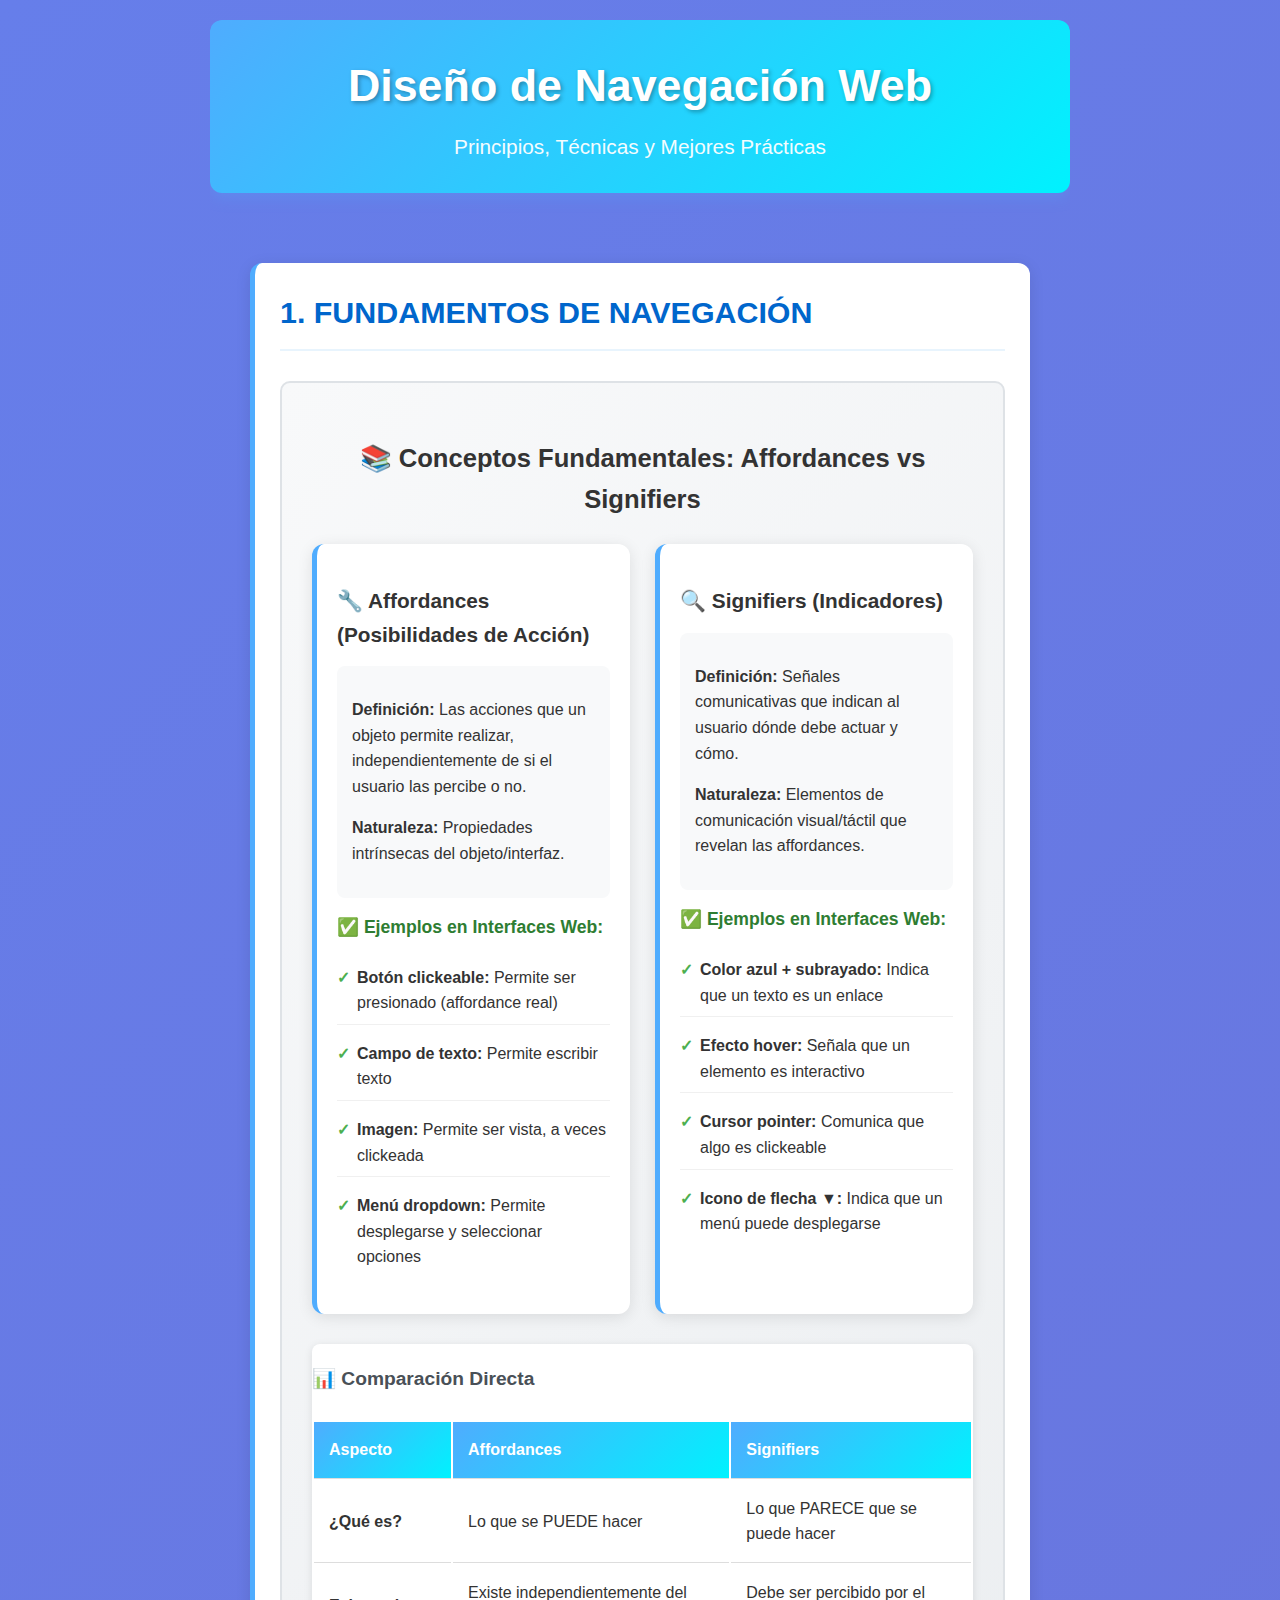
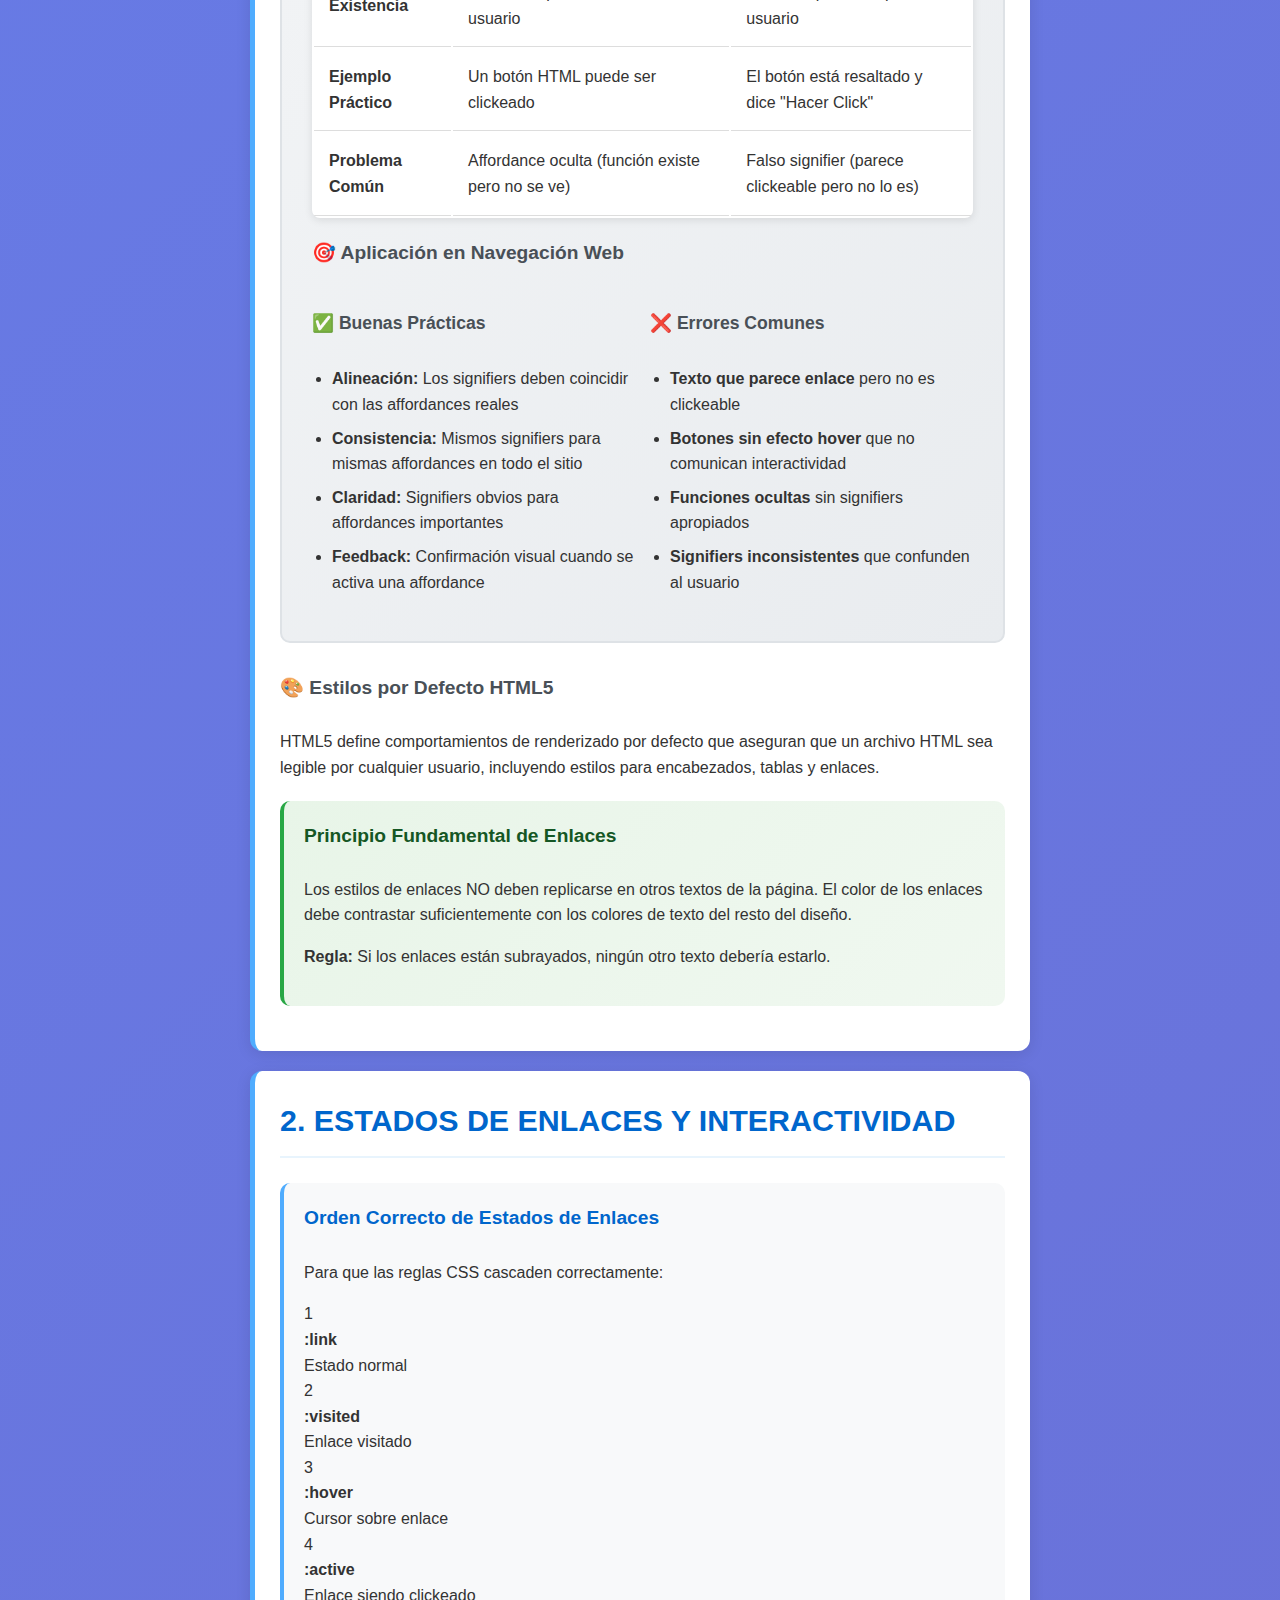
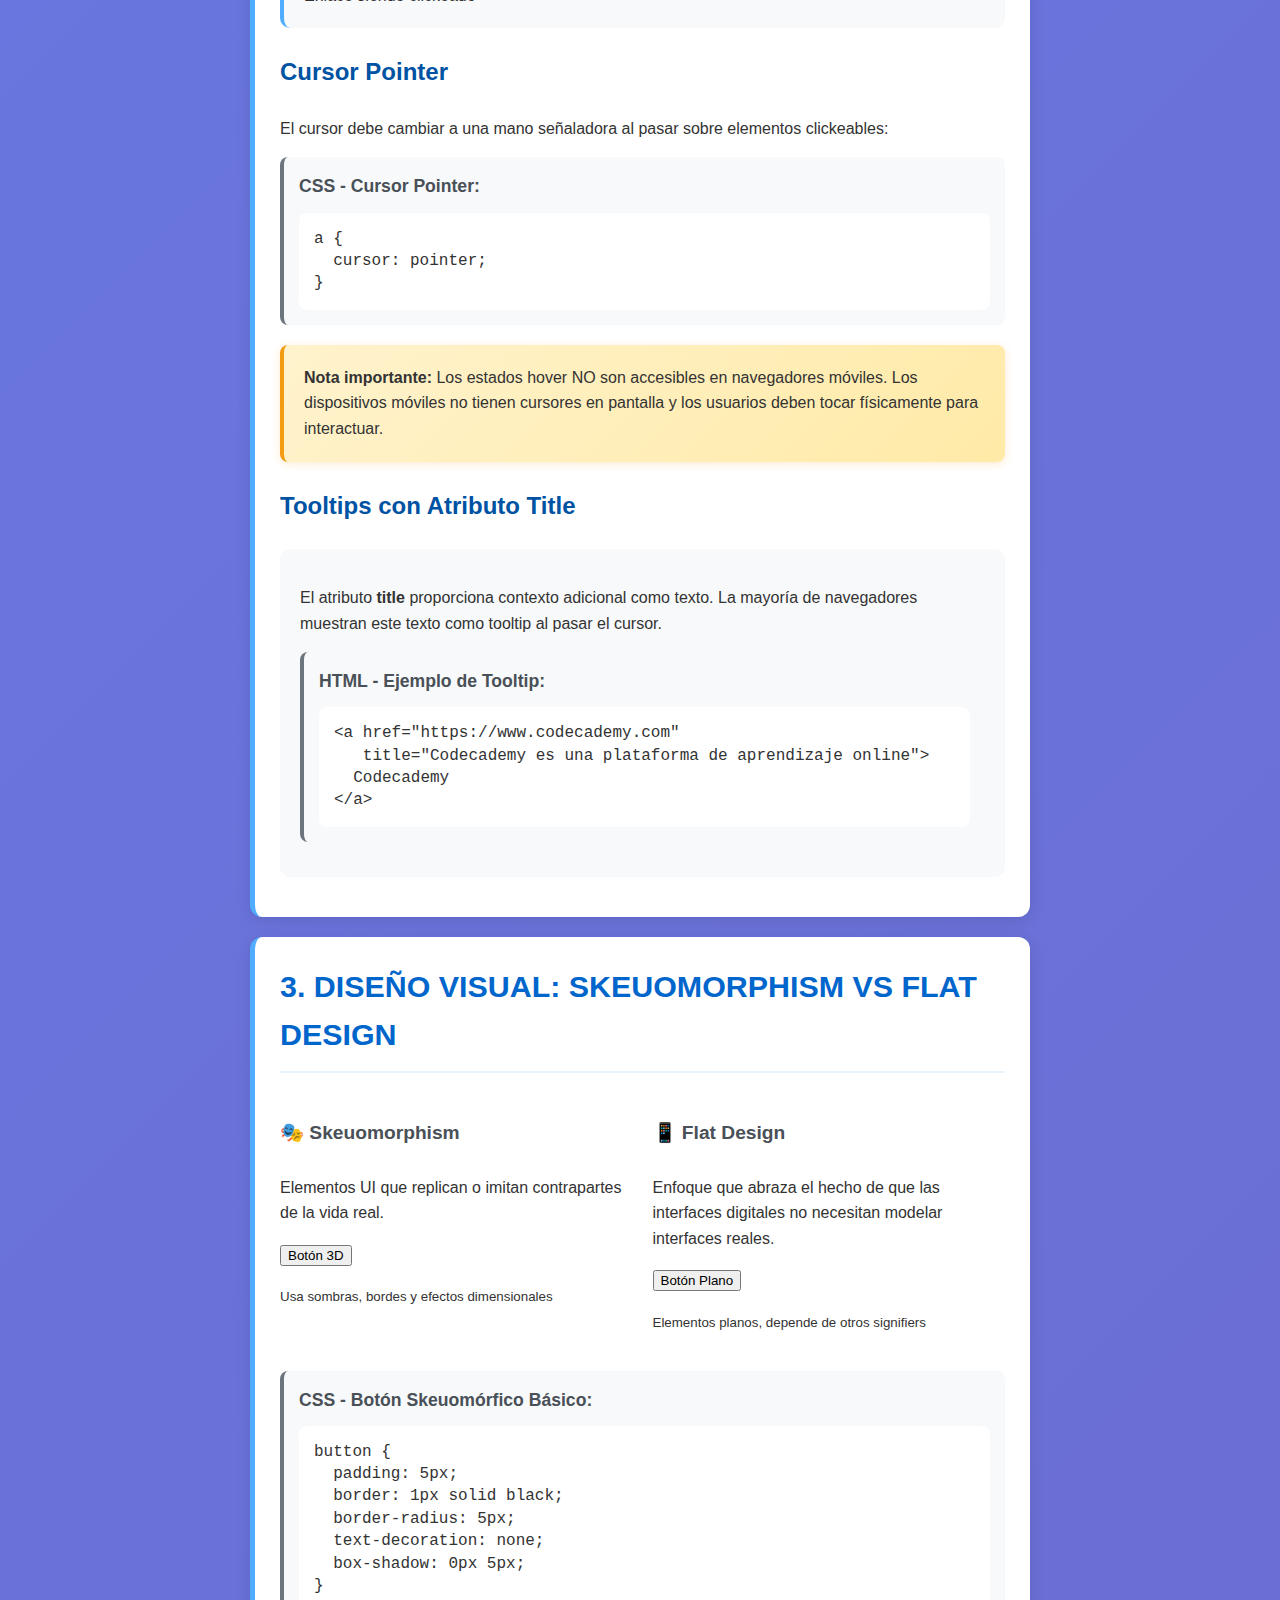
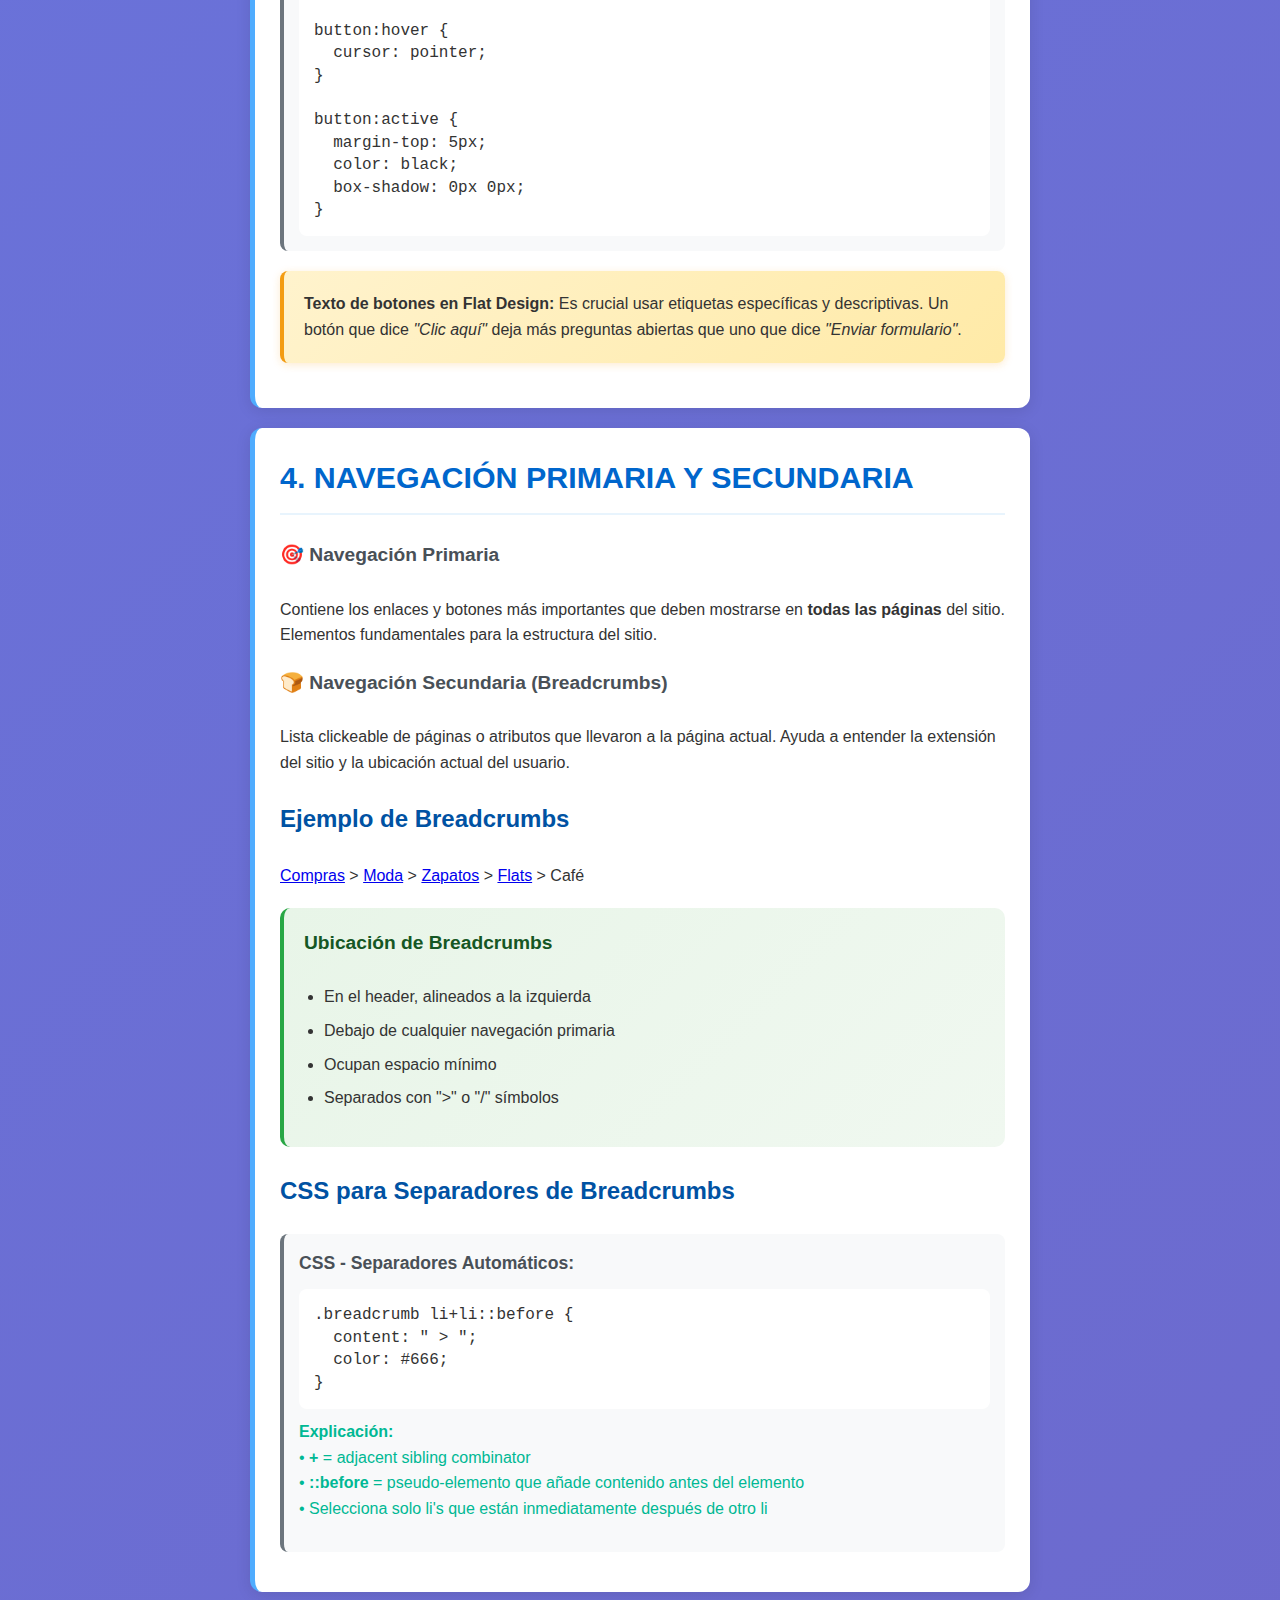
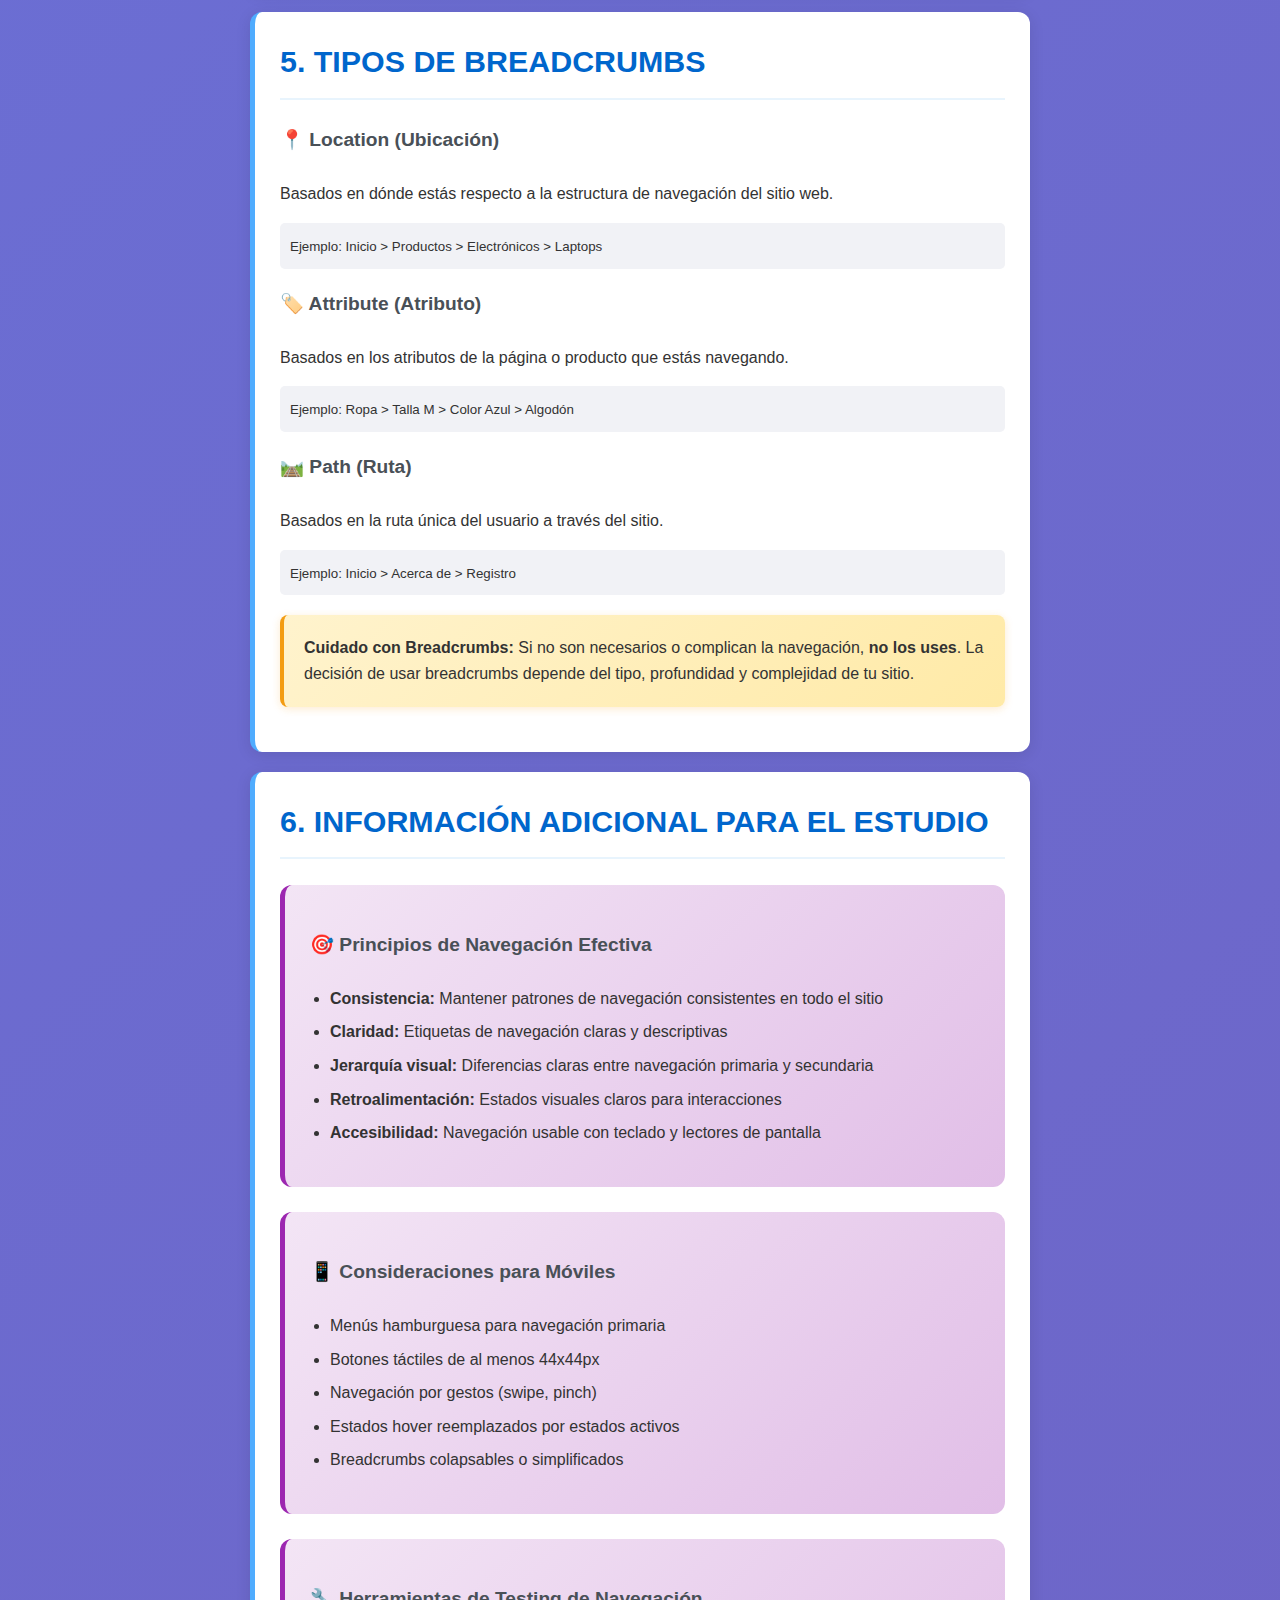
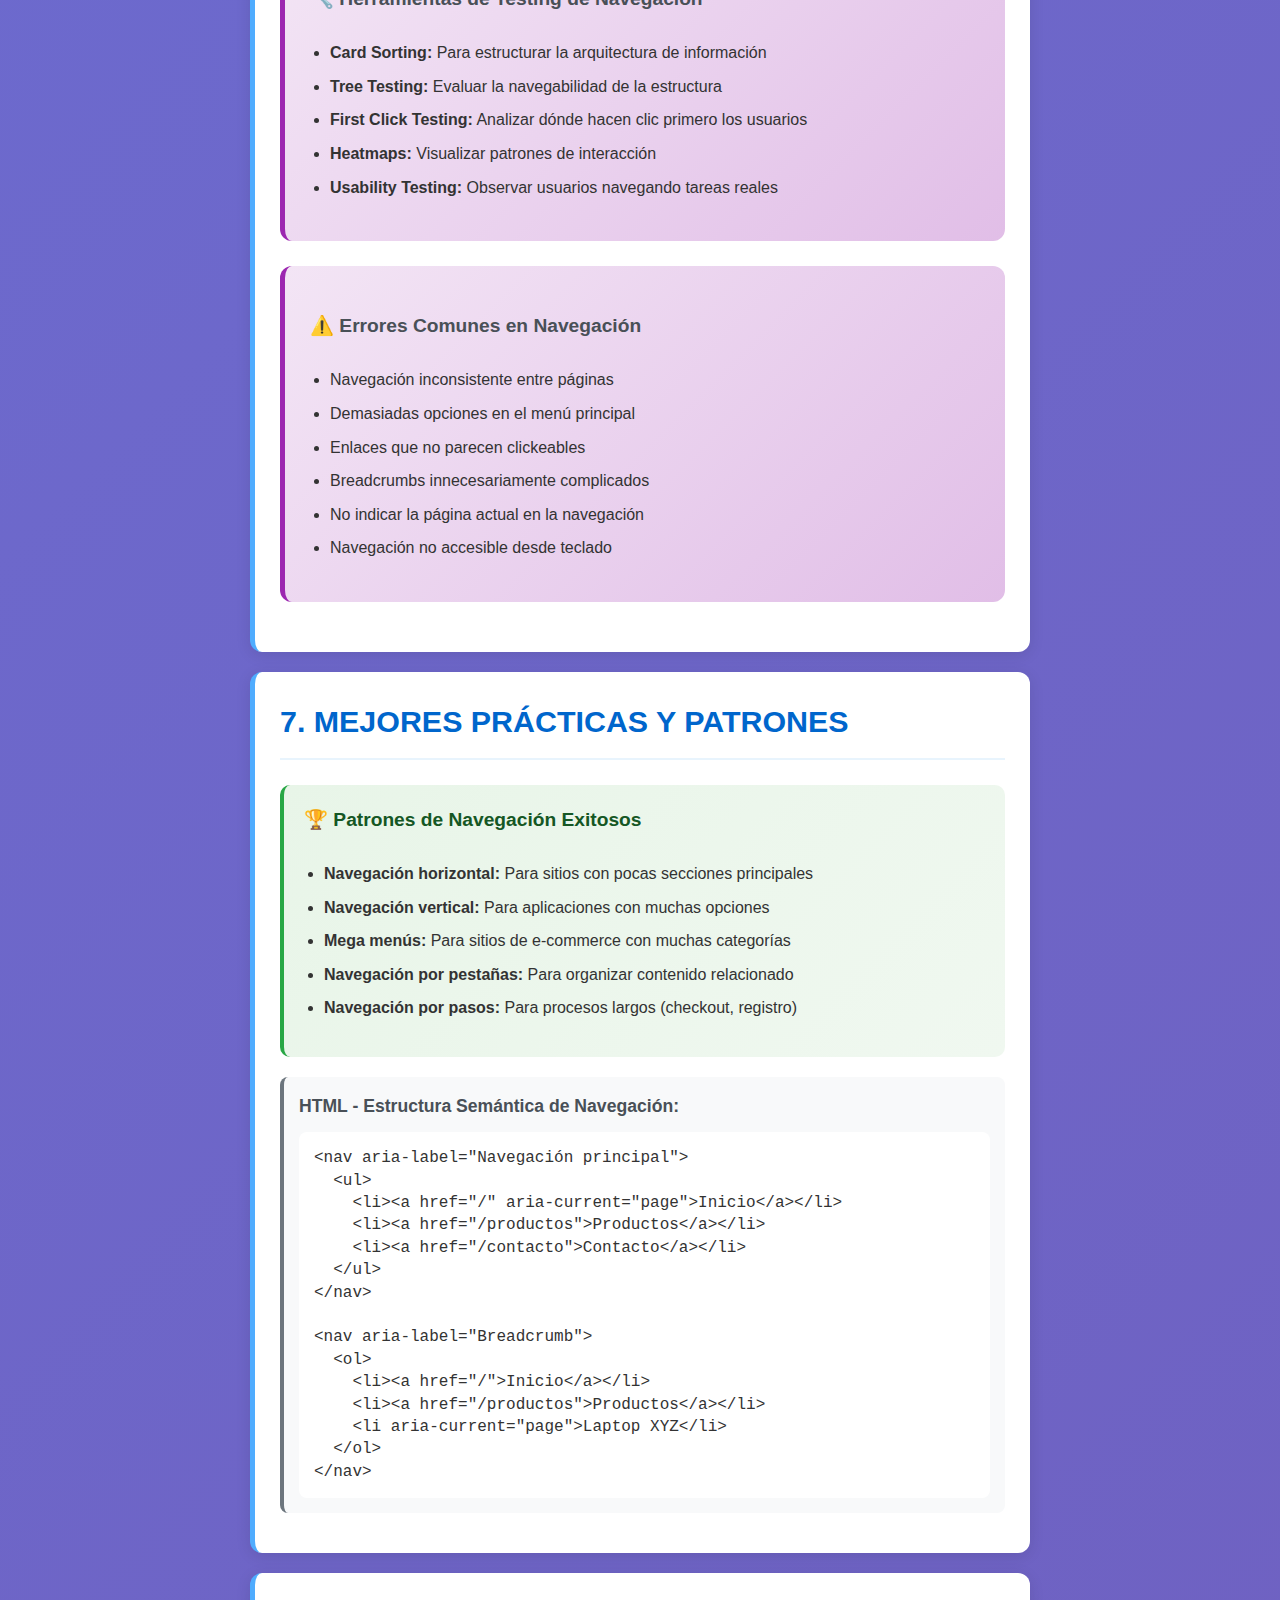
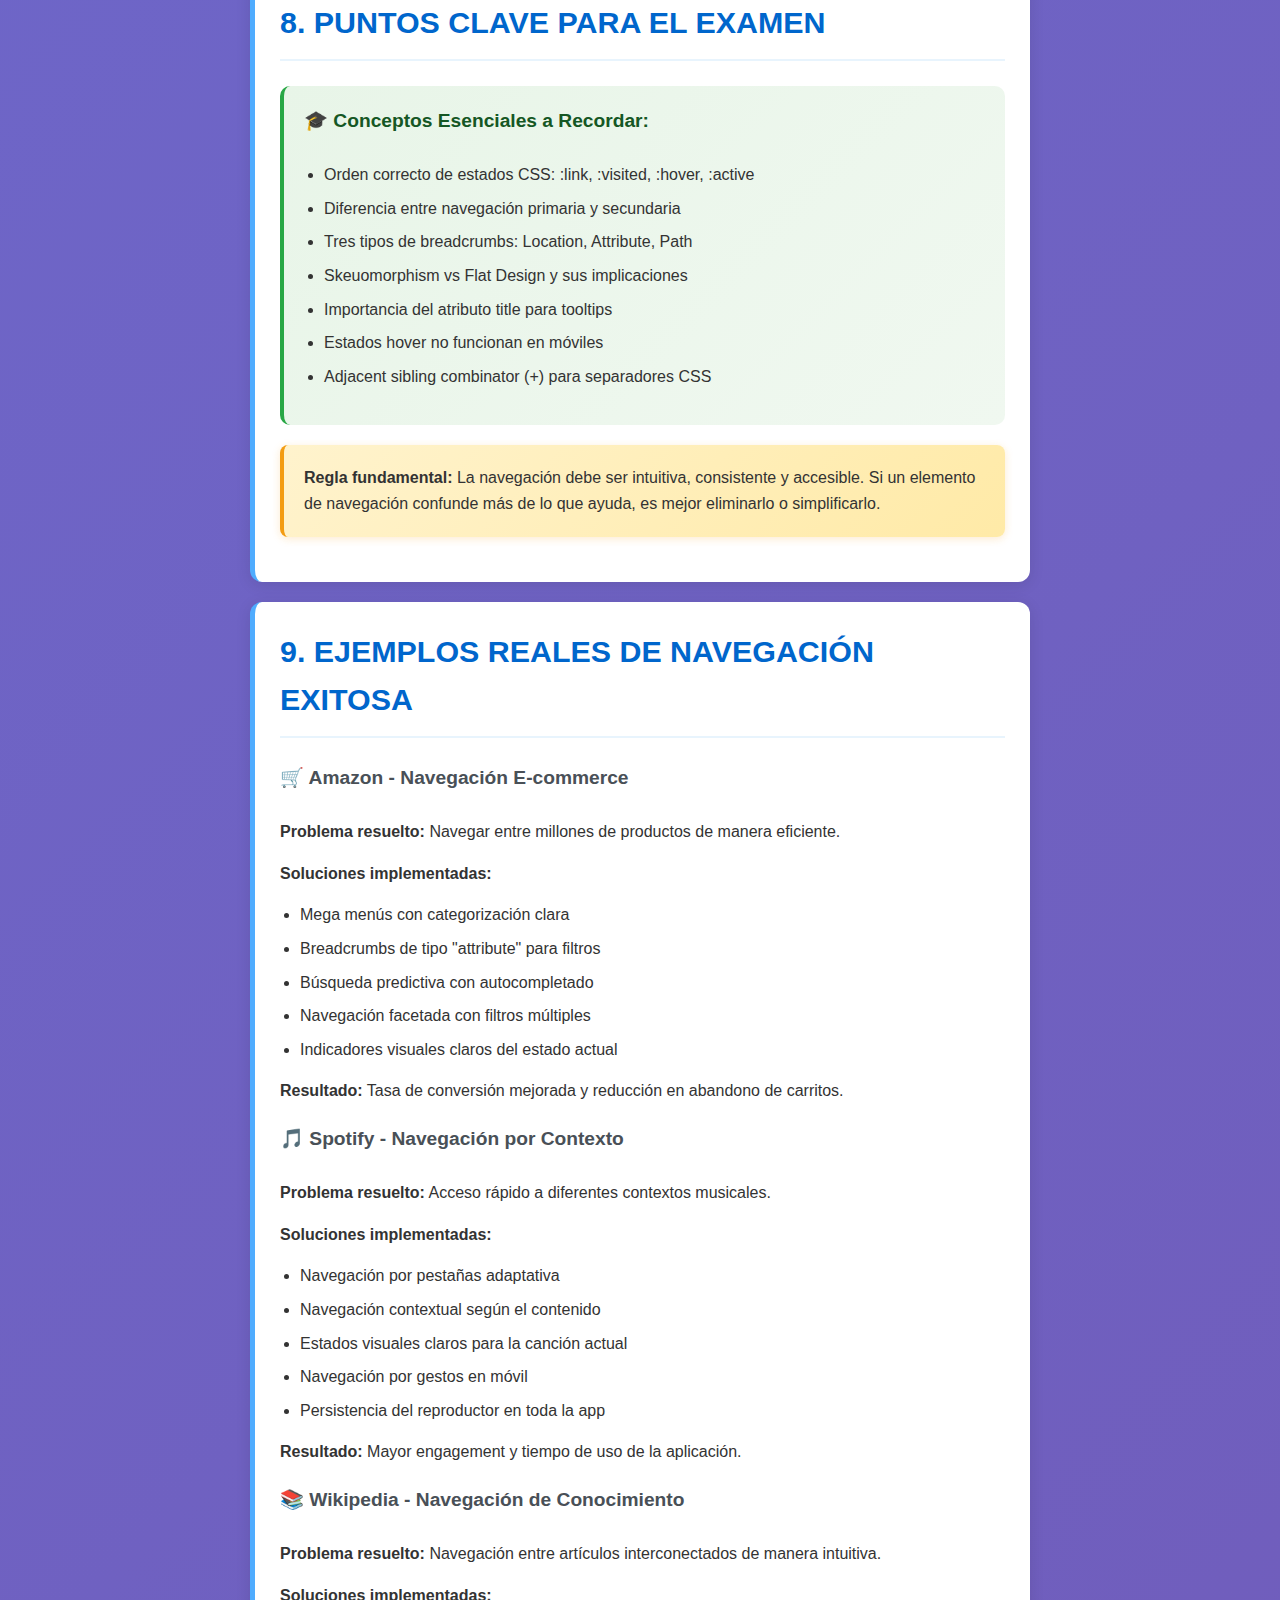
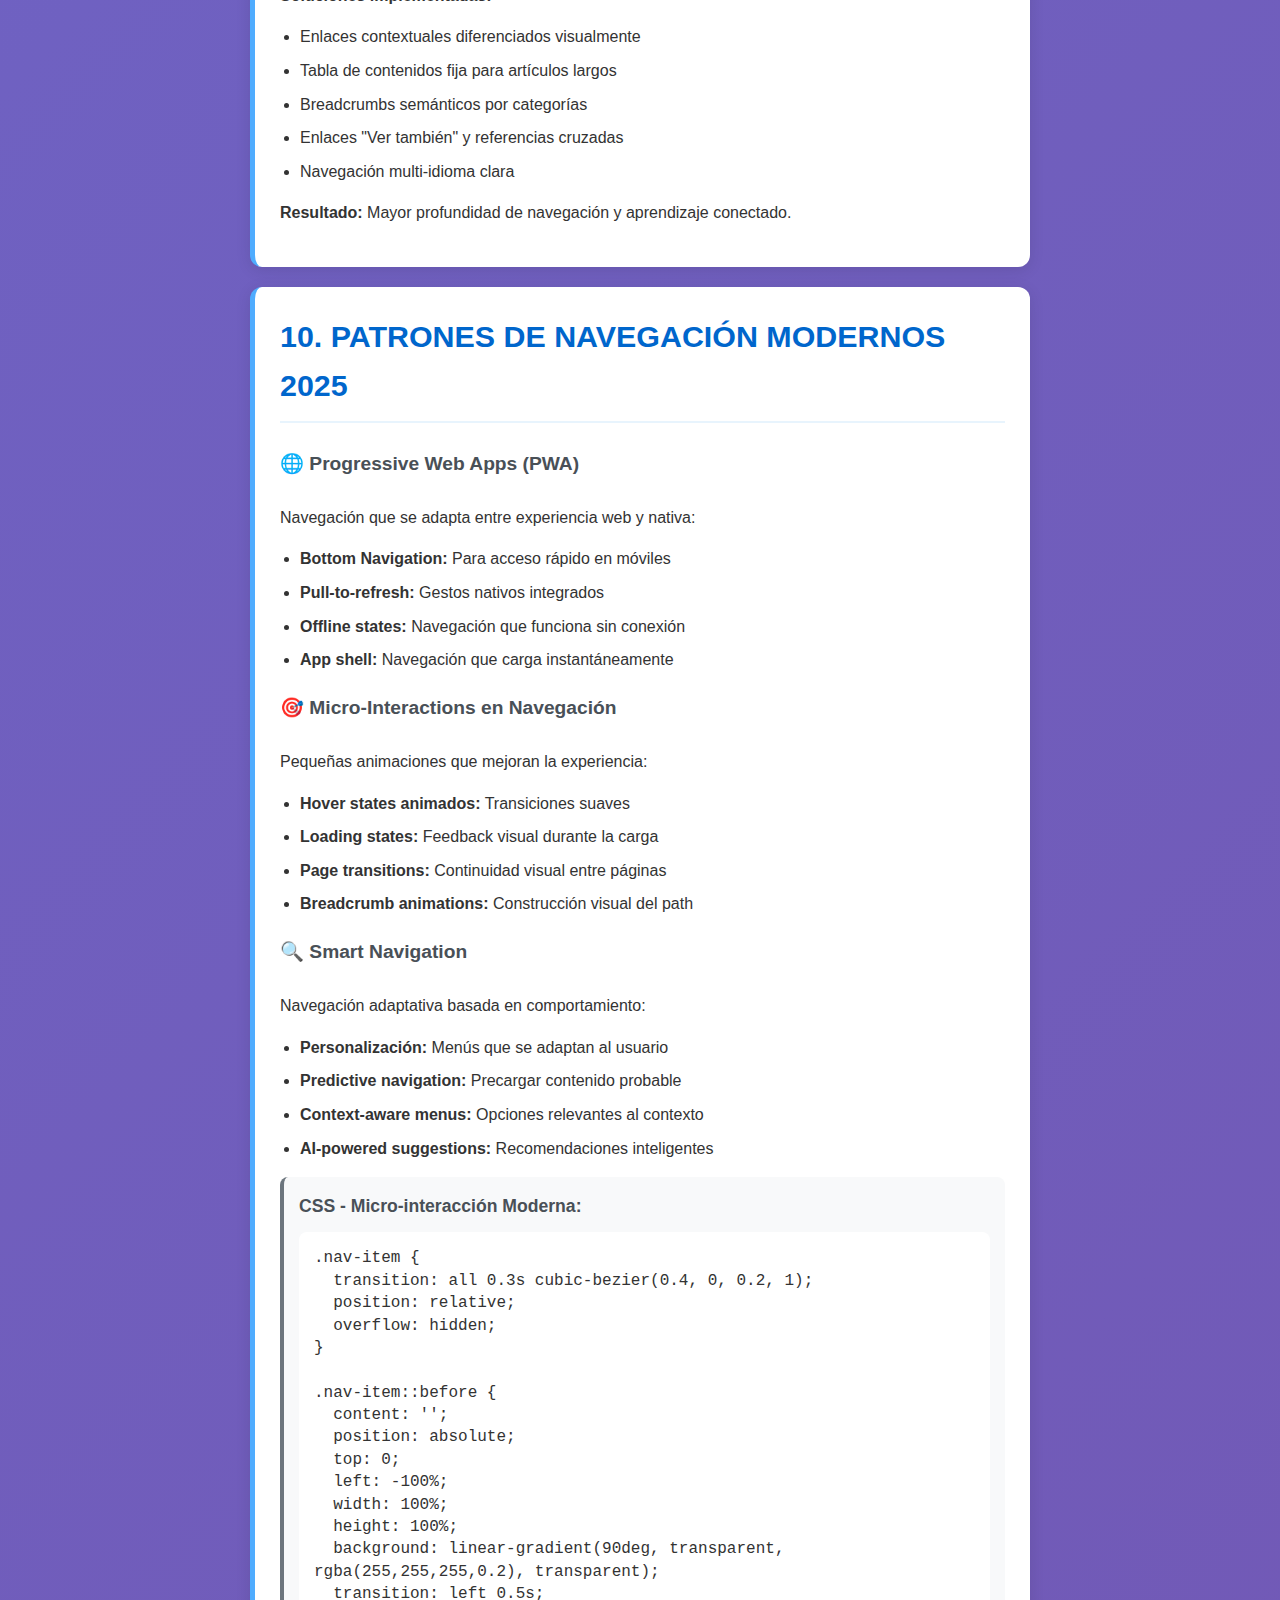
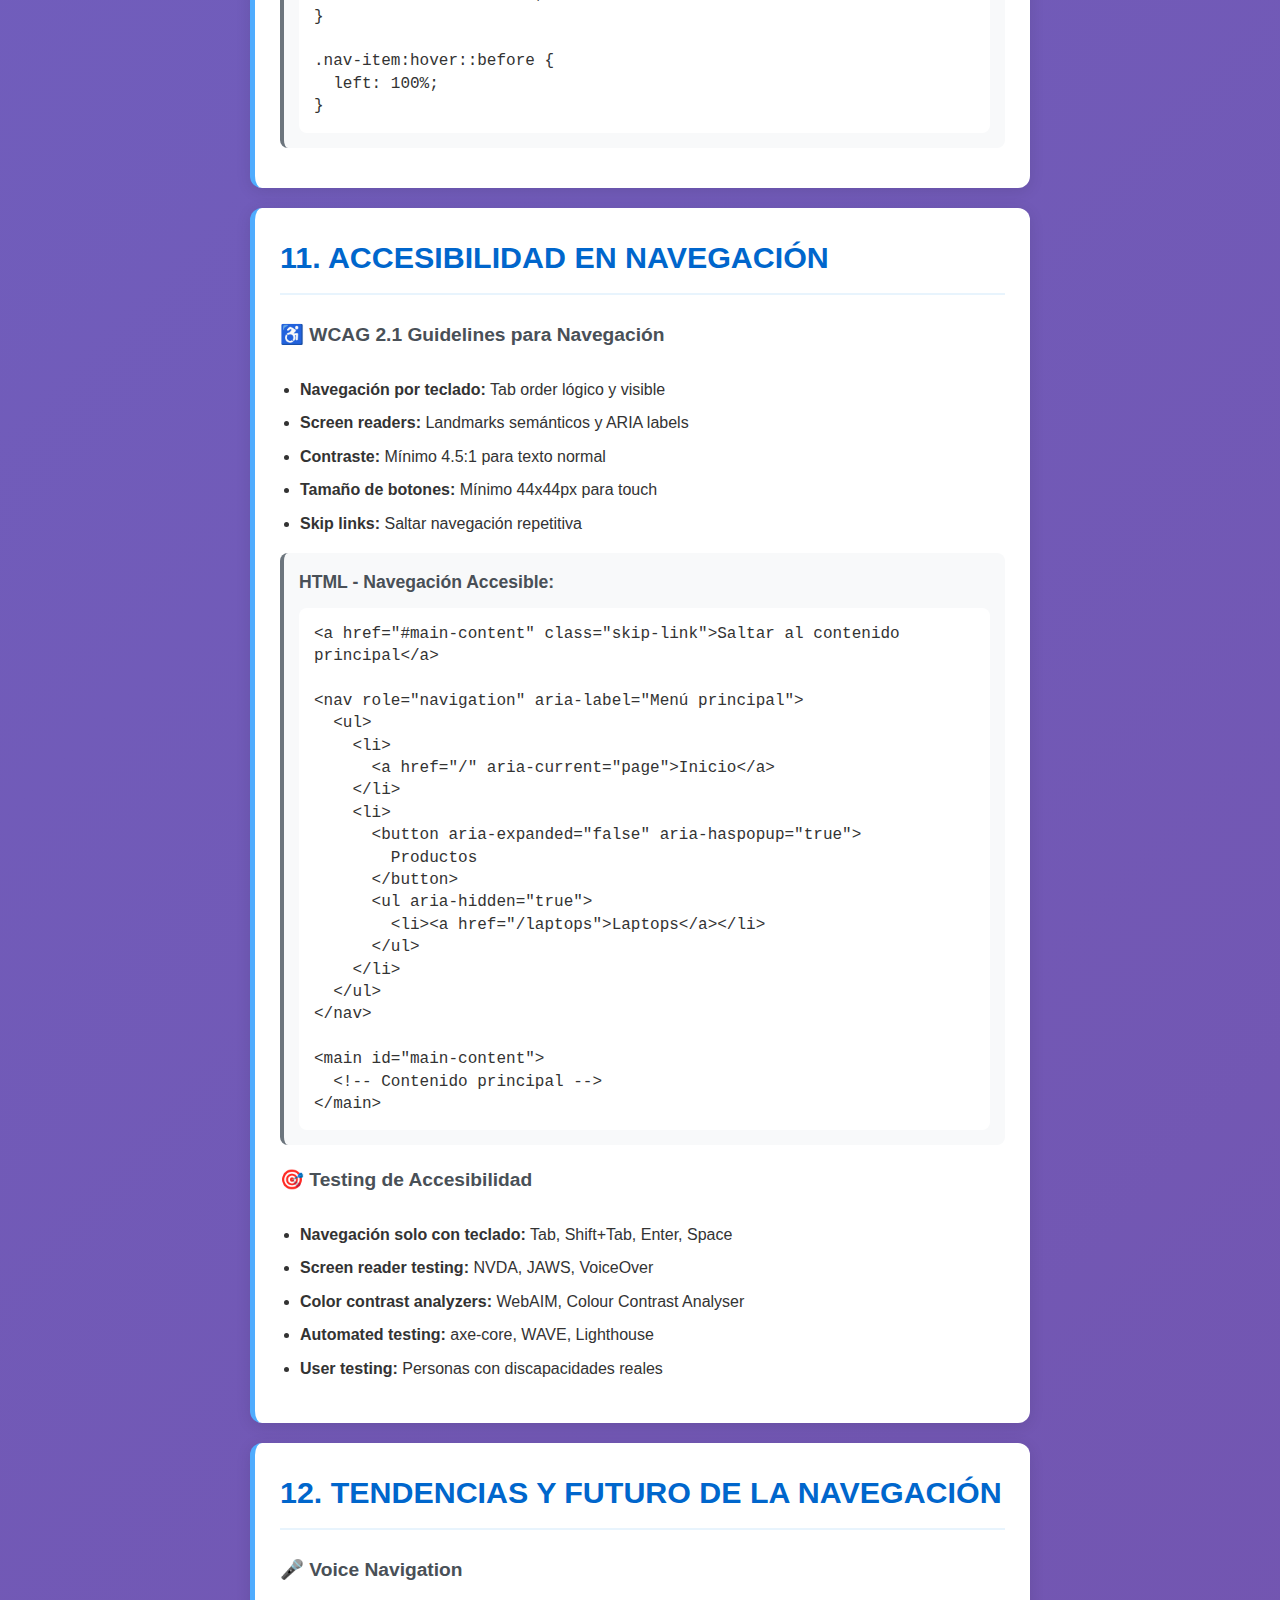
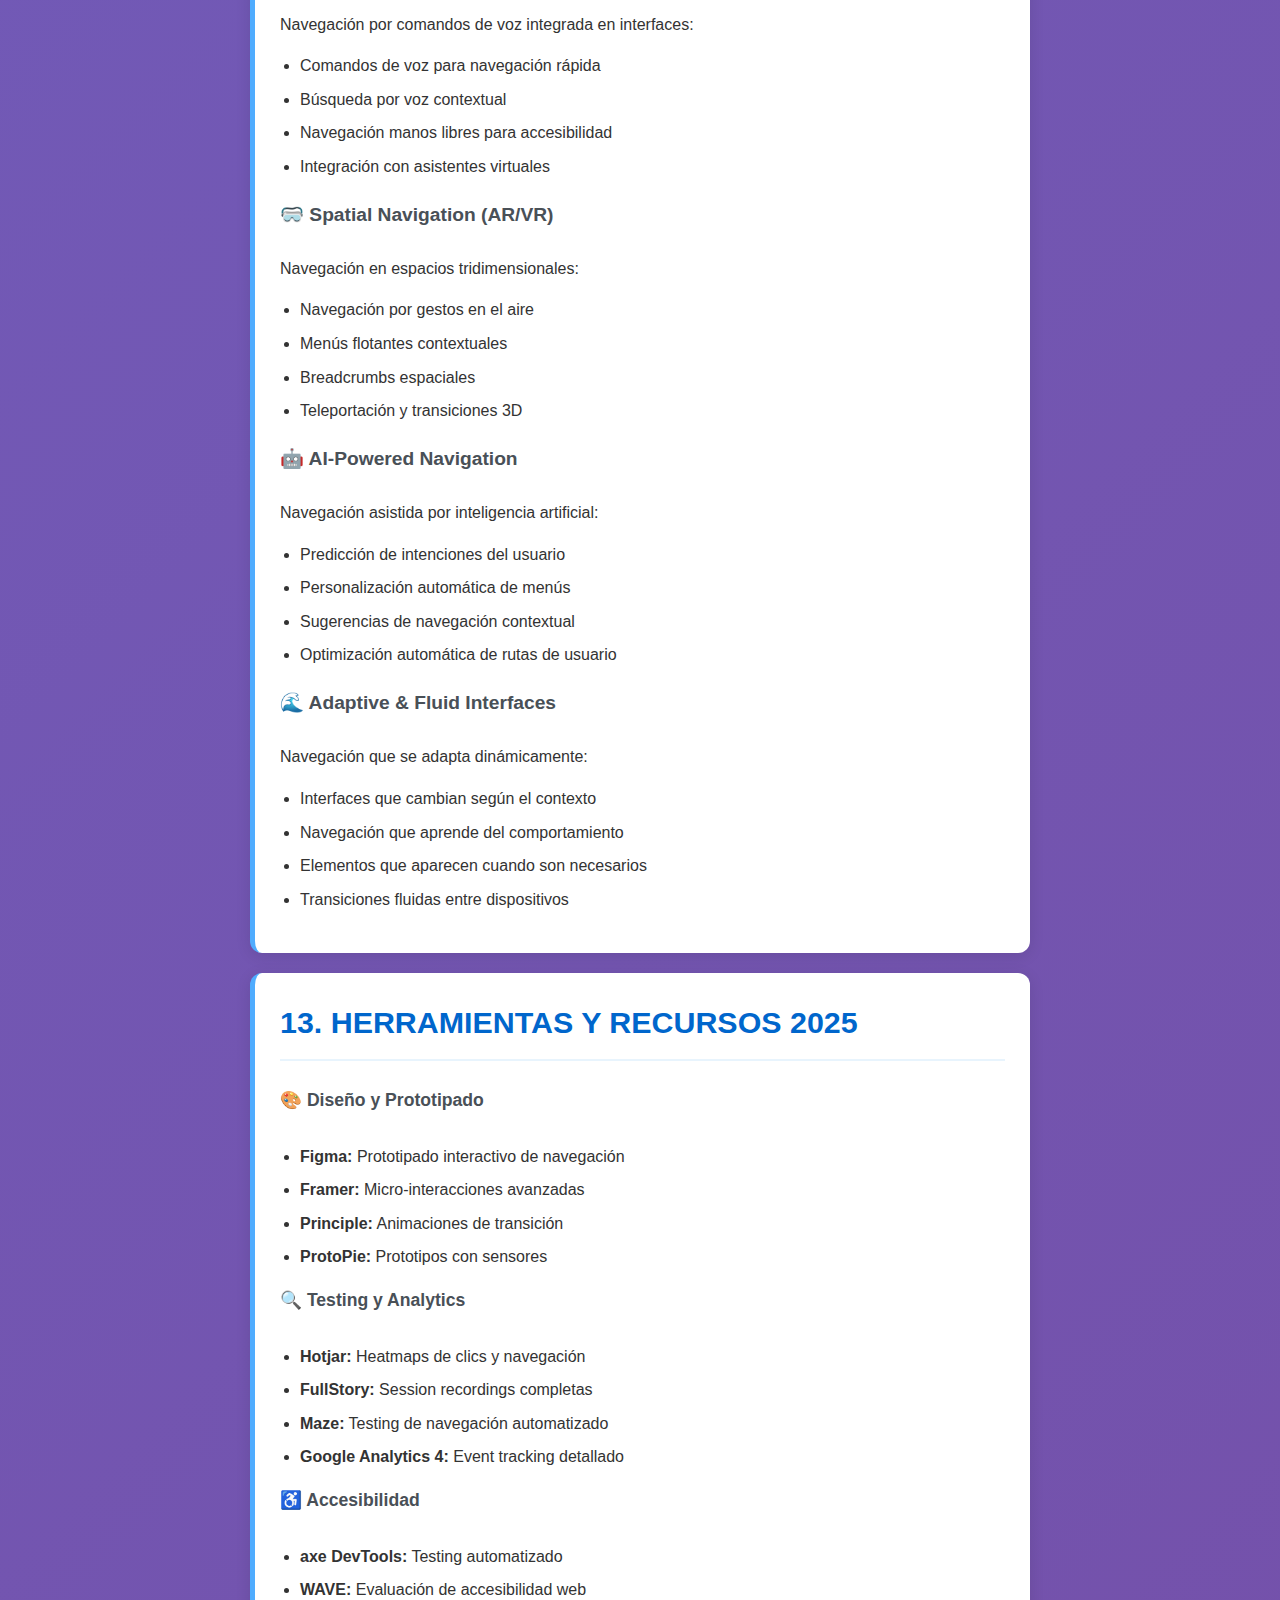
<file: navegacion_design_resumen.html>
<!DOCTYPE html>
<html lang="es">
<head>
    <meta charset="UTF-8">
    <meta name="viewport" content="width=device-width, initial-scale=1.0">
    <title>Diseño de Navegación Web - Resumen de Estudio</title>
    <link rel="stylesheet" href="css/navegacion-design.css">
</head>
<body>
    <div class="container">
        <div class="header">
            <h1>Diseño de Navegación Web</h1>
            <p>Principios, Técnicas y Mejores Prácticas</p>
        </div>
        
        <div class="content">
            <div class="section">
                <h2>1. FUNDAMENTOS DE NAVEGACIÓN</h2>
                
                <div class="concept-differential">
                    <h3>📚 Conceptos Fundamentales: Affordances vs Signifiers</h3>
                    
                    <div class="differential-grid">
                        <div class="concept-detailed">
                            <h4>🔧 Affordances (Posibilidades de Acción)</h4>
                            <div class="definition">
                                <p><strong>Definición:</strong> Las acciones que un objeto permite realizar, independientemente de si el usuario las percibe o no.</p>
                                <p><strong>Naturaleza:</strong> Propiedades intrínsecas del objeto/interfaz.</p>
                            </div>
                            
                            <div class="examples-section">
                                <h5>✅ Ejemplos en Interfaces Web:</h5>
                                <ul class="example-list">
                                    <li><strong>Botón clickeable:</strong> Permite ser presionado (affordance real)</li>
                                    <li><strong>Campo de texto:</strong> Permite escribir texto</li>
                                    <li><strong>Imagen:</strong> Permite ser vista, a veces clickeada</li>
                                    <li><strong>Menú dropdown:</strong> Permite desplegarse y seleccionar opciones</li>
                                </ul>
                            </div>
                        </div>
                        
                        <div class="concept-detailed">
                            <h4>🔍 Signifiers (Indicadores)</h4>
                            <div class="definition">
                                <p><strong>Definición:</strong> Señales comunicativas que indican al usuario dónde debe actuar y cómo.</p>
                                <p><strong>Naturaleza:</strong> Elementos de comunicación visual/táctil que revelan las affordances.</p>
                            </div>
                            
                            <div class="examples-section">
                                <h5>✅ Ejemplos en Interfaces Web:</h5>
                                <ul class="example-list">
                                    <li><strong>Color azul + subrayado:</strong> Indica que un texto es un enlace</li>
                                    <li><strong>Efecto hover:</strong> Señala que un elemento es interactivo</li>
                                    <li><strong>Cursor pointer:</strong> Comunica que algo es clickeable</li>
                                    <li><strong>Icono de flecha ▼:</strong> Indica que un menú puede desplegarse</li>
                                </ul>
                            </div>
                        </div>
                    </div>
                    
                    <div class="comparison-table">
                        <h4>📊 Comparación Directa</h4>
                        <table class="concept-comparison">
                            <thead>
                                <tr>
                                    <th>Aspecto</th>
                                    <th>Affordances</th>
                                    <th>Signifiers</th>
                                </tr>
                            </thead>
                            <tbody>
                                <tr>
                                    <td><strong>¿Qué es?</strong></td>
                                    <td>Lo que se PUEDE hacer</td>
                                    <td>Lo que PARECE que se puede hacer</td>
                                </tr>
                                <tr>
                                    <td><strong>Existencia</strong></td>
                                    <td>Existe independientemente del usuario</td>
                                    <td>Debe ser percibido por el usuario</td>
                                </tr>
                                <tr>
                                    <td><strong>Ejemplo Práctico</strong></td>
                                    <td>Un botón HTML puede ser clickeado</td>
                                    <td>El botón está resaltado y dice "Hacer Click"</td>
                                </tr>
                                <tr>
                                    <td><strong>Problema Común</strong></td>
                                    <td>Affordance oculta (función existe pero no se ve)</td>
                                    <td>Falso signifier (parece clickeable pero no lo es)</td>
                                </tr>
                            </tbody>
                        </table>
                    </div>
                    
                    <div class="practical-application">
                        <h4>🎯 Aplicación en Navegación Web</h4>
                        <div class="application-grid">
                            <div class="good-practice">
                                <h5>✅ Buenas Prácticas</h5>
                                <ul>
                                    <li><strong>Alineación:</strong> Los signifiers deben coincidir con las affordances reales</li>
                                    <li><strong>Consistencia:</strong> Mismos signifiers para mismas affordances en todo el sitio</li>
                                    <li><strong>Claridad:</strong> Signifiers obvios para affordances importantes</li>
                                    <li><strong>Feedback:</strong> Confirmación visual cuando se activa una affordance</li>
                                </ul>
                            </div>
                            
                            <div class="bad-practice">
                                <h5>❌ Errores Comunes</h5>
                                <ul>
                                    <li><strong>Texto que parece enlace</strong> pero no es clickeable</li>
                                    <li><strong>Botones sin efecto hover</strong> que no comunican interactividad</li>
                                    <li><strong>Funciones ocultas</strong> sin signifiers apropiados</li>
                                    <li><strong>Signifiers inconsistentes</strong> que confunden al usuario</li>
                                </ul>
                            </div>
                        </div>
                    </div>
                </div>
                
                <div class="concept-grid">
                    <div class="concept-card">
                        <h4>🎨 Estilos por Defecto HTML5</h4>
                        <p>HTML5 define comportamientos de renderizado por defecto que aseguran que un archivo HTML sea legible por cualquier usuario, incluyendo estilos para encabezados, tablas y enlaces.</p>
                    </div>
                </div>
                
                <div class="highlight-box">
                    <h4>Principio Fundamental de Enlaces</h4>
                    <p>Los estilos de enlaces NO deben replicarse en otros textos de la página. El color de los enlaces debe contrastar suficientemente con los colores de texto del resto del diseño.</p>
                    <p><strong>Regla:</strong> Si los enlaces están subrayados, ningún otro texto debería estarlo.</p>
                </div>
            </div>
            
            <div class="section">
                <h2>2. ESTADOS DE ENLACES Y INTERACTIVIDAD</h2>
                
                <div class="link-states">
                    <h4>Orden Correcto de Estados de Enlaces</h4>
                    <p>Para que las reglas CSS cascaden correctamente:</p>
                    <div class="states-grid">
                        <div class="state">
                            <div class="state-number">1</div>
                            <strong>:link</strong><br>
                            Estado normal
                        </div>
                        <div class="state">
                            <div class="state-number">2</div>
                            <strong>:visited</strong><br>
                            Enlace visitado
                        </div>
                        <div class="state">
                            <div class="state-number">3</div>
                            <strong>:hover</strong><br>
                            Cursor sobre enlace
                        </div>
                        <div class="state">
                            <div class="state-number">4</div>
                            <strong>:active</strong><br>
                            Enlace siendo clickeado
                        </div>
                    </div>
                </div>
                
                <h3>Cursor Pointer</h3>
                <p>El cursor debe cambiar a una mano señaladora al pasar sobre elementos clickeables:</p>
                
                <div class="code-example">
                    <h5>CSS - Cursor Pointer:</h5>
                    <code>
a {<br>
&nbsp;&nbsp;cursor: pointer;<br>
}
                    </code>
                </div>
                
                <div class="important-note">
                    <strong>Nota importante:</strong> Los estados hover NO son accesibles en navegadores móviles. Los dispositivos móviles no tienen cursores en pantalla y los usuarios deben tocar físicamente para interactuar.
                </div>
                
                <h3>Tooltips con Atributo Title</h3>
                <div class="tooltip-demo">
                    <p>El atributo <strong>title</strong> proporciona contexto adicional como texto. La mayoría de navegadores muestran este texto como tooltip al pasar el cursor.</p>
                    
                    <div class="code-example">
                        <h5>HTML - Ejemplo de Tooltip:</h5>
                        <code>
&lt;a href="https://www.codecademy.com"<br>
&nbsp;&nbsp;&nbsp;title="Codecademy es una plataforma de aprendizaje online"&gt;<br>
&nbsp;&nbsp;Codecademy<br>
&lt;/a&gt;
                        </code>
                    </div>
                </div>
            </div>
            
            <div class="section">
                <h2>3. DISEÑO VISUAL: SKEUOMORPHISM VS FLAT DESIGN</h2>
                
                <div class="design-comparison">
                    <div class="design-type skeuomorphic">
                        <h4>🎭 Skeuomorphism</h4>
                        <p>Elementos UI que replican o imitan contrapartes de la vida real.</p>
                        <button class="demo-button">Botón 3D</button>
                        <p><small>Usa sombras, bordes y efectos dimensionales</small></p>
                    </div>
                    
                    <div class="design-type flat">
                        <h4>📱 Flat Design</h4>
                        <p>Enfoque que abraza el hecho de que las interfaces digitales no necesitan modelar interfaces reales.</p>
                        <button class="demo-button">Botón Plano</button>
                        <p><small>Elementos planos, depende de otros signifiers</small></p>
                    </div>
                </div>
                
                <div class="code-example">
                    <h5>CSS - Botón Skeuomórfico Básico:</h5>
                    <code>
button {<br>
&nbsp;&nbsp;padding: 5px;<br>
&nbsp;&nbsp;border: 1px solid black;<br>
&nbsp;&nbsp;border-radius: 5px;<br>
&nbsp;&nbsp;text-decoration: none;<br>
&nbsp;&nbsp;box-shadow: 0px 5px;<br>
}<br><br>

button:hover {<br>
&nbsp;&nbsp;cursor: pointer;<br>
}<br><br>

button:active {<br>
&nbsp;&nbsp;margin-top: 5px;<br>
&nbsp;&nbsp;color: black;<br>
&nbsp;&nbsp;box-shadow: 0px 0px;<br>
}
                    </code>
                </div>
                
                <div class="important-note">
                    <strong>Texto de botones en Flat Design:</strong> Es crucial usar etiquetas específicas y descriptivas. Un botón que dice <em>"Clic aquí"</em> deja más preguntas abiertas que uno que dice <em>"Enviar formulario"</em>.
                </div>
            </div>
            
            <div class="section">
                <h2>4. NAVEGACIÓN PRIMARIA Y SECUNDARIA</h2>
                
                <div class="concept-grid">
                    <div class="concept-card">
                        <h4>🎯 Navegación Primaria</h4>
                        <p>Contiene los enlaces y botones más importantes que deben mostrarse en <strong>todas las páginas</strong> del sitio. Elementos fundamentales para la estructura del sitio.</p>
                    </div>
                    
                    <div class="concept-card">
                        <h4>🍞 Navegación Secundaria (Breadcrumbs)</h4>
                        <p>Lista clickeable de páginas o atributos que llevaron a la página actual. Ayuda a entender la extensión del sitio y la ubicación actual del usuario.</p>
                    </div>
                </div>
                
                <h3>Ejemplo de Breadcrumbs</h3>
                <div class="breadcrumb-demo">
                    <nav>
                        <a href="#">Compras</a> > 
                        <a href="#">Moda</a> > 
                        <a href="#">Zapatos</a> > 
                        <a href="#">Flats</a> > 
                        <span>Café</span>
                    </nav>
                </div>
                
                <div class="highlight-box">
                    <h4>Ubicación de Breadcrumbs</h4>
                    <ul>
                        <li>En el header, alineados a la izquierda</li>
                        <li>Debajo de cualquier navegación primaria</li>
                        <li>Ocupan espacio mínimo</li>
                        <li>Separados con ">" o "/" símbolos</li>
                    </ul>
                </div>
                
                <h3>CSS para Separadores de Breadcrumbs</h3>
                <div class="code-example">
                    <h5>CSS - Separadores Automáticos:</h5>
                    <code>
.breadcrumb li+li::before {<br>
&nbsp;&nbsp;content: " > ";<br>
&nbsp;&nbsp;color: #666;<br>
}
                    </code>
                    <p style="color: #00b894; margin-top: 10px;">
                        <strong>Explicación:</strong><br>
                        • <strong>+</strong> = adjacent sibling combinator<br>
                        • <strong>::before</strong> = pseudo-elemento que añade contenido antes del elemento<br>
                        • Selecciona solo li's que están inmediatamente después de otro li
                    </p>
                </div>
            </div>
            
            <div class="section">
                <h2>5. TIPOS DE BREADCRUMBS</h2>
                
                <div class="concept-grid">
                    <div class="concept-card">
                        <h4>📍 Location (Ubicación)</h4>
                        <p>Basados en dónde estás respecto a la estructura de navegación del sitio web.</p>
                        <div style="background: #f1f2f6; padding: 10px; margin-top: 10px; border-radius: 5px;">
                            <small>Ejemplo: Inicio > Productos > Electrónicos > Laptops</small>
                        </div>
                    </div>
                    
                    <div class="concept-card">
                        <h4>🏷️ Attribute (Atributo)</h4>
                        <p>Basados en los atributos de la página o producto que estás navegando.</p>
                        <div style="background: #f1f2f6; padding: 10px; margin-top: 10px; border-radius: 5px;">
                            <small>Ejemplo: Ropa > Talla M > Color Azul > Algodón</small>
                        </div>
                    </div>
                    
                    <div class="concept-card">
                        <h4>🛤️ Path (Ruta)</h4>
                        <p>Basados en la ruta única del usuario a través del sitio.</p>
                        <div style="background: #f1f2f6; padding: 10px; margin-top: 10px; border-radius: 5px;">
                            <small>Ejemplo: Inicio > Acerca de > Registro</small>
                        </div>
                    </div>
                </div>
                
                <div class="important-note">
                    <strong>Cuidado con Breadcrumbs:</strong> Si no son necesarios o complican la navegación, <strong>no los uses</strong>. La decisión de usar breadcrumbs depende del tipo, profundidad y complejidad de tu sitio.
                </div>
            </div>
            
            <div class="section">
                <h2>6. INFORMACIÓN ADICIONAL PARA EL ESTUDIO</h2>
                
                <div class="additional-info">
                    <h4>🎯 Principios de Navegación Efectiva</h4>
                    <ul>
                        <li><strong>Consistencia:</strong> Mantener patrones de navegación consistentes en todo el sitio</li>
                        <li><strong>Claridad:</strong> Etiquetas de navegación claras y descriptivas</li>
                        <li><strong>Jerarquía visual:</strong> Diferencias claras entre navegación primaria y secundaria</li>
                        <li><strong>Retroalimentación:</strong> Estados visuales claros para interacciones</li>
                        <li><strong>Accesibilidad:</strong> Navegación usable con teclado y lectores de pantalla</li>
                    </ul>
                </div>
                
                <div class="additional-info">
                    <h4>📱 Consideraciones para Móviles</h4>
                    <ul>
                        <li>Menús hamburguesa para navegación primaria</li>
                        <li>Botones táctiles de al menos 44x44px</li>
                        <li>Navegación por gestos (swipe, pinch)</li>
                        <li>Estados hover reemplazados por estados activos</li>
                        <li>Breadcrumbs colapsables o simplificados</li>
                    </ul>
                </div>
                
                <div class="additional-info">
                    <h4>🔧 Herramientas de Testing de Navegación</h4>
                    <ul>
                        <li><strong>Card Sorting:</strong> Para estructurar la arquitectura de información</li>
                        <li><strong>Tree Testing:</strong> Evaluar la navegabilidad de la estructura</li>
                        <li><strong>First Click Testing:</strong> Analizar dónde hacen clic primero los usuarios</li>
                        <li><strong>Heatmaps:</strong> Visualizar patrones de interacción</li>
                        <li><strong>Usability Testing:</strong> Observar usuarios navegando tareas reales</li>
                    </ul>
                </div>
                
                <div class="additional-info">
                    <h4>⚠️ Errores Comunes en Navegación</h4>
                    <ul>
                        <li>Navegación inconsistente entre páginas</li>
                        <li>Demasiadas opciones en el menú principal</li>
                        <li>Enlaces que no parecen clickeables</li>
                        <li>Breadcrumbs innecesariamente complicados</li>
                        <li>No indicar la página actual en la navegación</li>
                        <li>Navegación no accesible desde teclado</li>
                    </ul>
                </div>
            </div>
            
            <div class="section">
                <h2>7. MEJORES PRÁCTICAS Y PATRONES</h2>
                
                <div class="highlight-box">
                    <h4>🏆 Patrones de Navegación Exitosos</h4>
                    <ul>
                        <li><strong>Navegación horizontal:</strong> Para sitios con pocas secciones principales</li>
                        <li><strong>Navegación vertical:</strong> Para aplicaciones con muchas opciones</li>
                        <li><strong>Mega menús:</strong> Para sitios de e-commerce con muchas categorías</li>
                        <li><strong>Navegación por pestañas:</strong> Para organizar contenido relacionado</li>
                        <li><strong>Navegación por pasos:</strong> Para procesos largos (checkout, registro)</li>
                    </ul>
                </div>
                
                <div class="code-example">
                    <h5>HTML - Estructura Semántica de Navegación:</h5>
                    <code>
&lt;nav aria-label="Navegación principal"&gt;<br>
&nbsp;&nbsp;&lt;ul&gt;<br>
&nbsp;&nbsp;&nbsp;&nbsp;&lt;li&gt;&lt;a href="/" aria-current="page"&gt;Inicio&lt;/a&gt;&lt;/li&gt;<br>
&nbsp;&nbsp;&nbsp;&nbsp;&lt;li&gt;&lt;a href="/productos"&gt;Productos&lt;/a&gt;&lt;/li&gt;<br>
&nbsp;&nbsp;&nbsp;&nbsp;&lt;li&gt;&lt;a href="/contacto"&gt;Contacto&lt;/a&gt;&lt;/li&gt;<br>
&nbsp;&nbsp;&lt;/ul&gt;<br>
&lt;/nav&gt;<br><br>

&lt;nav aria-label="Breadcrumb"&gt;<br>
&nbsp;&nbsp;&lt;ol&gt;<br>
&nbsp;&nbsp;&nbsp;&nbsp;&lt;li&gt;&lt;a href="/"&gt;Inicio&lt;/a&gt;&lt;/li&gt;<br>
&nbsp;&nbsp;&nbsp;&nbsp;&lt;li&gt;&lt;a href="/productos"&gt;Productos&lt;/a&gt;&lt;/li&gt;<br>
&nbsp;&nbsp;&nbsp;&nbsp;&lt;li aria-current="page"&gt;Laptop XYZ&lt;/li&gt;<br>
&nbsp;&nbsp;&lt;/ol&gt;<br>
&lt;/nav&gt;
                    </code>
                </div>
            </div>
            
            <div class="section">
                <h2>8. PUNTOS CLAVE PARA EL EXAMEN</h2>
                
                <div class="highlight-box">
                    <h4>🎓 Conceptos Esenciales a Recordar:</h4>
                    <ul>
                        <li>Orden correcto de estados CSS: :link, :visited, :hover, :active</li>
                        <li>Diferencia entre navegación primaria y secundaria</li>
                        <li>Tres tipos de breadcrumbs: Location, Attribute, Path</li>
                        <li>Skeuomorphism vs Flat Design y sus implicaciones</li>
                        <li>Importancia del atributo title para tooltips</li>
                        <li>Estados hover no funcionan en móviles</li>
                        <li>Adjacent sibling combinator (+) para separadores CSS</li>
                    </ul>
                </div>
                
                <div class="important-note">
                    <strong>Regla fundamental:</strong> La navegación debe ser intuitiva, consistente y accesible. Si un elemento de navegación confunde más de lo que ayuda, es mejor eliminarlo o simplificarlo.
                </div>
            </div>
            
            <div class="section">
                <h2>9. EJEMPLOS REALES DE NAVEGACIÓN EXITOSA</h2>
                
                <div class="case-study">
                    <h4>🛒 Amazon - Navegación E-commerce</h4>
                    <p><strong>Problema resuelto:</strong> Navegar entre millones de productos de manera eficiente.</p>
                    <p><strong>Soluciones implementadas:</strong></p>
                    <ul>
                        <li>Mega menús con categorización clara</li>
                        <li>Breadcrumbs de tipo "attribute" para filtros</li>
                        <li>Búsqueda predictiva con autocompletado</li>
                        <li>Navegación facetada con filtros múltiples</li>
                        <li>Indicadores visuales claros del estado actual</li>
                    </ul>
                    <p><strong>Resultado:</strong> Tasa de conversión mejorada y reducción en abandono de carritos.</p>
                </div>
                
                <div class="case-study">
                    <h4>🎵 Spotify - Navegación por Contexto</h4>
                    <p><strong>Problema resuelto:</strong> Acceso rápido a diferentes contextos musicales.</p>
                    <p><strong>Soluciones implementadas:</strong></p>
                    <ul>
                        <li>Navegación por pestañas adaptativa</li>
                        <li>Navegación contextual según el contenido</li>
                        <li>Estados visuales claros para la canción actual</li>
                        <li>Navegación por gestos en móvil</li>
                        <li>Persistencia del reproductor en toda la app</li>
                    </ul>
                    <p><strong>Resultado:</strong> Mayor engagement y tiempo de uso de la aplicación.</p>
                </div>
                
                <div class="case-study">
                    <h4>📚 Wikipedia - Navegación de Conocimiento</h4>
                    <p><strong>Problema resuelto:</strong> Navegación entre artículos interconectados de manera intuitiva.</p>
                    <p><strong>Soluciones implementadas:</strong></p>
                    <ul>
                        <li>Enlaces contextuales diferenciados visualmente</li>
                        <li>Tabla de contenidos fija para artículos largos</li>
                        <li>Breadcrumbs semánticos por categorías</li>
                        <li>Enlaces "Ver también" y referencias cruzadas</li>
                        <li>Navegación multi-idioma clara</li>
                    </ul>
                    <p><strong>Resultado:</strong> Mayor profundidad de navegación y aprendizaje conectado.</p>
                </div>
            </div>
            
            <div class="section">
                <h2>10. PATRONES DE NAVEGACIÓN MODERNOS 2025</h2>
                
                <div class="modern-pattern">
                    <h4>🌐 Progressive Web Apps (PWA)</h4>
                    <p>Navegación que se adapta entre experiencia web y nativa:</p>
                    <ul>
                        <li><strong>Bottom Navigation:</strong> Para acceso rápido en móviles</li>
                        <li><strong>Pull-to-refresh:</strong> Gestos nativos integrados</li>
                        <li><strong>Offline states:</strong> Navegación que funciona sin conexión</li>
                        <li><strong>App shell:</strong> Navegación que carga instantáneamente</li>
                    </ul>
                </div>
                
                <div class="modern-pattern">
                    <h4>🎯 Micro-Interactions en Navegación</h4>
                    <p>Pequeñas animaciones que mejoran la experiencia:</p>
                    <ul>
                        <li><strong>Hover states animados:</strong> Transiciones suaves</li>
                        <li><strong>Loading states:</strong> Feedback visual durante la carga</li>
                        <li><strong>Page transitions:</strong> Continuidad visual entre páginas</li>
                        <li><strong>Breadcrumb animations:</strong> Construcción visual del path</li>
                    </ul>
                </div>
                
                <div class="modern-pattern">
                    <h4>🔍 Smart Navigation</h4>
                    <p>Navegación adaptativa basada en comportamiento:</p>
                    <ul>
                        <li><strong>Personalización:</strong> Menús que se adaptan al usuario</li>
                        <li><strong>Predictive navigation:</strong> Precargar contenido probable</li>
                        <li><strong>Context-aware menus:</strong> Opciones relevantes al contexto</li>
                        <li><strong>AI-powered suggestions:</strong> Recomendaciones inteligentes</li>
                    </ul>
                </div>
                
                <div class="code-example">
                    <h5>CSS - Micro-interacción Moderna:</h5>
                    <code>
.nav-item {<br>
&nbsp;&nbsp;transition: all 0.3s cubic-bezier(0.4, 0, 0.2, 1);<br>
&nbsp;&nbsp;position: relative;<br>
&nbsp;&nbsp;overflow: hidden;<br>
}<br><br>

.nav-item::before {<br>
&nbsp;&nbsp;content: '';<br>
&nbsp;&nbsp;position: absolute;<br>
&nbsp;&nbsp;top: 0;<br>
&nbsp;&nbsp;left: -100%;<br>
&nbsp;&nbsp;width: 100%;<br>
&nbsp;&nbsp;height: 100%;<br>
&nbsp;&nbsp;background: linear-gradient(90deg, transparent, rgba(255,255,255,0.2), transparent);<br>
&nbsp;&nbsp;transition: left 0.5s;<br>
}<br><br>

.nav-item:hover::before {<br>
&nbsp;&nbsp;left: 100%;<br>
}
                    </code>
                </div>
            </div>
            
            <div class="section">
                <h2>11. ACCESIBILIDAD EN NAVEGACIÓN</h2>
                
                <div class="accessibility-box">
                    <h4>♿ WCAG 2.1 Guidelines para Navegación</h4>
                    <ul>
                        <li><strong>Navegación por teclado:</strong> Tab order lógico y visible</li>
                        <li><strong>Screen readers:</strong> Landmarks semánticos y ARIA labels</li>
                        <li><strong>Contraste:</strong> Mínimo 4.5:1 para texto normal</li>
                        <li><strong>Tamaño de botones:</strong> Mínimo 44x44px para touch</li>
                        <li><strong>Skip links:</strong> Saltar navegación repetitiva</li>
                    </ul>
                </div>
                
                <div class="code-example">
                    <h5>HTML - Navegación Accesible:</h5>
                    <code>
&lt;a href="#main-content" class="skip-link"&gt;Saltar al contenido principal&lt;/a&gt;<br><br>

&lt;nav role="navigation" aria-label="Menú principal"&gt;<br>
&nbsp;&nbsp;&lt;ul&gt;<br>
&nbsp;&nbsp;&nbsp;&nbsp;&lt;li&gt;<br>
&nbsp;&nbsp;&nbsp;&nbsp;&nbsp;&nbsp;&lt;a href="/" aria-current="page"&gt;Inicio&lt;/a&gt;<br>
&nbsp;&nbsp;&nbsp;&nbsp;&lt;/li&gt;<br>
&nbsp;&nbsp;&nbsp;&nbsp;&lt;li&gt;<br>
&nbsp;&nbsp;&nbsp;&nbsp;&nbsp;&nbsp;&lt;button aria-expanded="false" aria-haspopup="true"&gt;<br>
&nbsp;&nbsp;&nbsp;&nbsp;&nbsp;&nbsp;&nbsp;&nbsp;Productos<br>
&nbsp;&nbsp;&nbsp;&nbsp;&nbsp;&nbsp;&lt;/button&gt;<br>
&nbsp;&nbsp;&nbsp;&nbsp;&nbsp;&nbsp;&lt;ul aria-hidden="true"&gt;<br>
&nbsp;&nbsp;&nbsp;&nbsp;&nbsp;&nbsp;&nbsp;&nbsp;&lt;li&gt;&lt;a href="/laptops"&gt;Laptops&lt;/a&gt;&lt;/li&gt;<br>
&nbsp;&nbsp;&nbsp;&nbsp;&nbsp;&nbsp;&lt;/ul&gt;<br>
&nbsp;&nbsp;&nbsp;&nbsp;&lt;/li&gt;<br>
&nbsp;&nbsp;&lt;/ul&gt;<br>
&lt;/nav&gt;<br><br>

&lt;main id="main-content"&gt;<br>
&nbsp;&nbsp;&lt;!-- Contenido principal --&gt;<br>
&lt;/main&gt;
                    </code>
                </div>
                
                <div class="accessibility-box">
                    <h4>🎯 Testing de Accesibilidad</h4>
                    <ul>
                        <li><strong>Navegación solo con teclado:</strong> Tab, Shift+Tab, Enter, Space</li>
                        <li><strong>Screen reader testing:</strong> NVDA, JAWS, VoiceOver</li>
                        <li><strong>Color contrast analyzers:</strong> WebAIM, Colour Contrast Analyser</li>
                        <li><strong>Automated testing:</strong> axe-core, WAVE, Lighthouse</li>
                        <li><strong>User testing:</strong> Personas con discapacidades reales</li>
                    </ul>
                </div>
            </div>
            
            <div class="section">
                <h2>12. TENDENCIAS Y FUTURO DE LA NAVEGACIÓN</h2>
                
                <div class="trend-card">
                    <h4>🎤 Voice Navigation</h4>
                    <p>Navegación por comandos de voz integrada en interfaces:</p>
                    <ul>
                        <li>Comandos de voz para navegación rápida</li>
                        <li>Búsqueda por voz contextual</li>
                        <li>Navegación manos libres para accesibilidad</li>
                        <li>Integración con asistentes virtuales</li>
                    </ul>
                </div>
                
                <div class="trend-card">
                    <h4>🥽 Spatial Navigation (AR/VR)</h4>
                    <p>Navegación en espacios tridimensionales:</p>
                    <ul>
                        <li>Navegación por gestos en el aire</li>
                        <li>Menús flotantes contextuales</li>
                        <li>Breadcrumbs espaciales</li>
                        <li>Teleportación y transiciones 3D</li>
                    </ul>
                </div>
                
                <div class="trend-card">
                    <h4>🤖 AI-Powered Navigation</h4>
                    <p>Navegación asistida por inteligencia artificial:</p>
                    <ul>
                        <li>Predicción de intenciones del usuario</li>
                        <li>Personalización automática de menús</li>
                        <li>Sugerencias de navegación contextual</li>
                        <li>Optimización automática de rutas de usuario</li>
                    </ul>
                </div>
                
                <div class="trend-card">
                    <h4>🌊 Adaptive & Fluid Interfaces</h4>
                    <p>Navegación que se adapta dinámicamente:</p>
                    <ul>
                        <li>Interfaces que cambian según el contexto</li>
                        <li>Navegación que aprende del comportamiento</li>
                        <li>Elementos que aparecen cuando son necesarios</li>
                        <li>Transiciones fluidas entre dispositivos</li>
                    </ul>
                </div>
            </div>
            
            <div class="section">
                <h2>13. HERRAMIENTAS Y RECURSOS 2025</h2>
                
                <div class="tools-grid">
                    <div class="tool-card">
                        <h5>🎨 Diseño y Prototipado</h5>
                        <ul>
                            <li><strong>Figma:</strong> Prototipado interactivo de navegación</li>
                            <li><strong>Framer:</strong> Micro-interacciones avanzadas</li>
                            <li><strong>Principle:</strong> Animaciones de transición</li>
                            <li><strong>ProtoPie:</strong> Prototipos con sensores</li>
                        </ul>
                    </div>
                    
                    <div class="tool-card">
                        <h5>🔍 Testing y Analytics</h5>
                        <ul>
                            <li><strong>Hotjar:</strong> Heatmaps de clics y navegación</li>
                            <li><strong>FullStory:</strong> Session recordings completas</li>
                            <li><strong>Maze:</strong> Testing de navegación automatizado</li>
                            <li><strong>Google Analytics 4:</strong> Event tracking detallado</li>
                        </ul>
                    </div>
                    
                    <div class="tool-card">
                        <h5>♿ Accesibilidad</h5>
                        <ul>
                            <li><strong>axe DevTools:</strong> Testing automatizado</li>
                            <li><strong>WAVE:</strong> Evaluación de accesibilidad web</li>
                            <li><strong>Color Oracle:</strong> Simulador de daltonismo</li>
                            <li><strong>Screen Reader testing:</strong> NVDA, JAWS</li>
                        </ul>
                    </div>
                    
                    <div class="tool-card">
                        <h5>📊 Information Architecture</h5>
                        <ul>
                            <li><strong>OptimalSort:</strong> Card sorting online</li>
                            <li><strong>Treejack:</strong> Tree testing</li>
                            <li><strong>Miro:</strong> Mapas de sitio colaborativos</li>
                            <li><strong>Lucidchart:</strong> Diagramas de flujo</li>
                        </ul>
                    </div>
                </div>
            </div>
            
            <div class="section">
                <h2>14. EJERCICIOS PRÁCTICOS</h2>
                
                <div class="exercise-box">
                    <h4>🛠️ Ejercicio 1: Análisis de Navegación</h4>
                    <p><strong>Objetivo:</strong> Evaluar la navegación de un sitio web existente</p>
                    <ol>
                        <li>Elige 3 sitios web de diferentes industrias</li>
                        <li>Analiza sus patrones de navegación primaria y secundaria</li>
                        <li>Identifica los tipos de breadcrumbs utilizados</li>
                        <li>Evalúa la accesibilidad con navegación por teclado</li>
                        <li>Documenta 3 mejoras específicas para cada sitio</li>
                    </ol>
                </div>
                
                <div class="exercise-box">
                    <h4>🎯 Ejercicio 2: Diseño de Navegación Responsive</h4>
                    <p><strong>Objetivo:</strong> Crear navegación que funcione en múltiples dispositivos</p>
                    <ol>
                        <li>Diseña la navegación principal para desktop (horizontal)</li>
                        <li>Adapta el diseño para tablet (híbrido)</li>
                        <li>Crea versión móvil con menú hamburguesa</li>
                        <li>Implementa estados hover, focus y active</li>
                        <li>Agrega breadcrumbs contextuales</li>
                    </ol>
                </div>
                
                <div class="exercise-box">
                    <h4>🔬 Ejercicio 3: Testing de Usabilidad</h4>
                    <p><strong>Objetivo:</strong> Validar la efectividad de tu navegación</p>
                    <ol>
                        <li>Define 5 tareas específicas de navegación</li>
                        <li>Recluta 5 usuarios para testing</li>
                        <li>Observa y documenta problemas de navegación</li>
                        <li>Mide tiempo de completación y errores</li>
                        <li>Implementa mejoras basadas en insights</li>
                    </ol>
                </div>
            </div>
            
            <div class="section">
                <h2>15. MÉTRICAS Y KPIs DE NAVEGACIÓN</h2>
                
                <div class="metrics-grid">
                    <div class="metric-card">
                        <span class="metric-number">3-7</span>
                        <p><strong>Regla de Miller</strong><br>Elementos óptimos en navegación principal</p>
                    </div>
                    
                    <div class="metric-card">
                        <span class="metric-number">3 clics</span>
                        <p><strong>Regla de 3 clics</strong><br>Máximo para llegar a cualquier contenido</p>
                    </div>
                    
                    <div class="metric-card">
                        <span class="metric-number">44px</span>
                        <p><strong>Tamaño mínimo</strong><br>Para elementos táctiles móviles</p>
                    </div>
                    
                    <div class="metric-card">
                        <span class="metric-number">4.5:1</span>
                        <p><strong>Contraste mínimo</strong><br>Para texto de navegación (WCAG AA)</p>
                    </div>
                    
                    <div class="metric-card">
                        <span class="metric-number">2s</span>
                        <p><strong>Tiempo de carga</strong><br>Máximo para navegación crítica</p>
                    </div>
                    
                    <div class="metric-card">
                        <span class="metric-number">85%</span>
                        <p><strong>Findability rate</strong><br>Usuarios que encuentran lo que buscan</p>
                    </div>
                </div>
                
                <div class="additional-info">
                    <h4>📈 KPIs de Navegación a Monitorear</h4>
                    <ul>
                        <li><strong>Navigation success rate:</strong> % de usuarios que completan tareas</li>
                        <li><strong>Time to find:</strong> Tiempo promedio para encontrar información</li>
                        <li><strong>Click depth:</strong> Número promedio de clics para llegar al contenido</li>
                        <li><strong>Bounce rate por sección:</strong> Usuarios que salen desde cada área</li>
                        <li><strong>Search usage:</strong> % de usuarios que usan búsqueda vs navegación</li>
                        <li><strong>Mobile navigation engagement:</strong> Interacción en dispositivos móviles</li>
                    </ul>
                </div>
            </div>
        </div>
    </div>
</body>
</html>
</file>
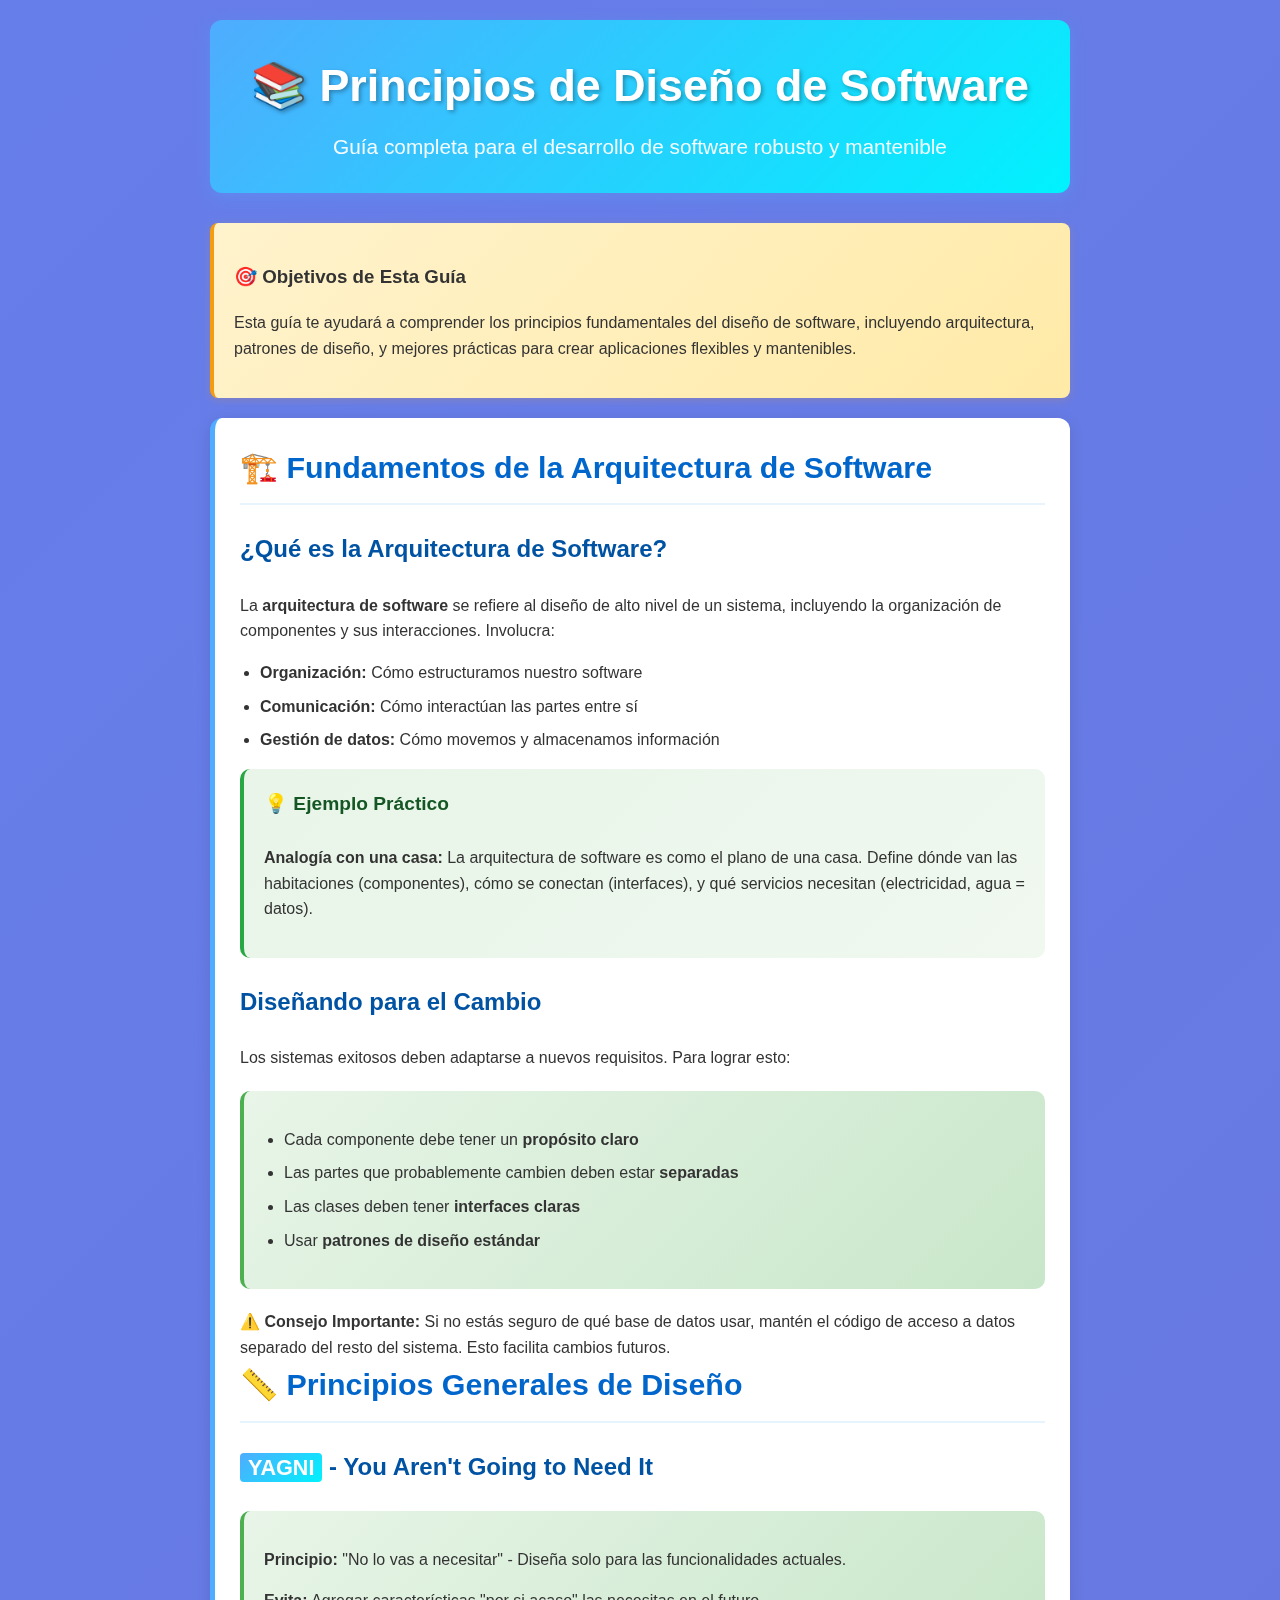
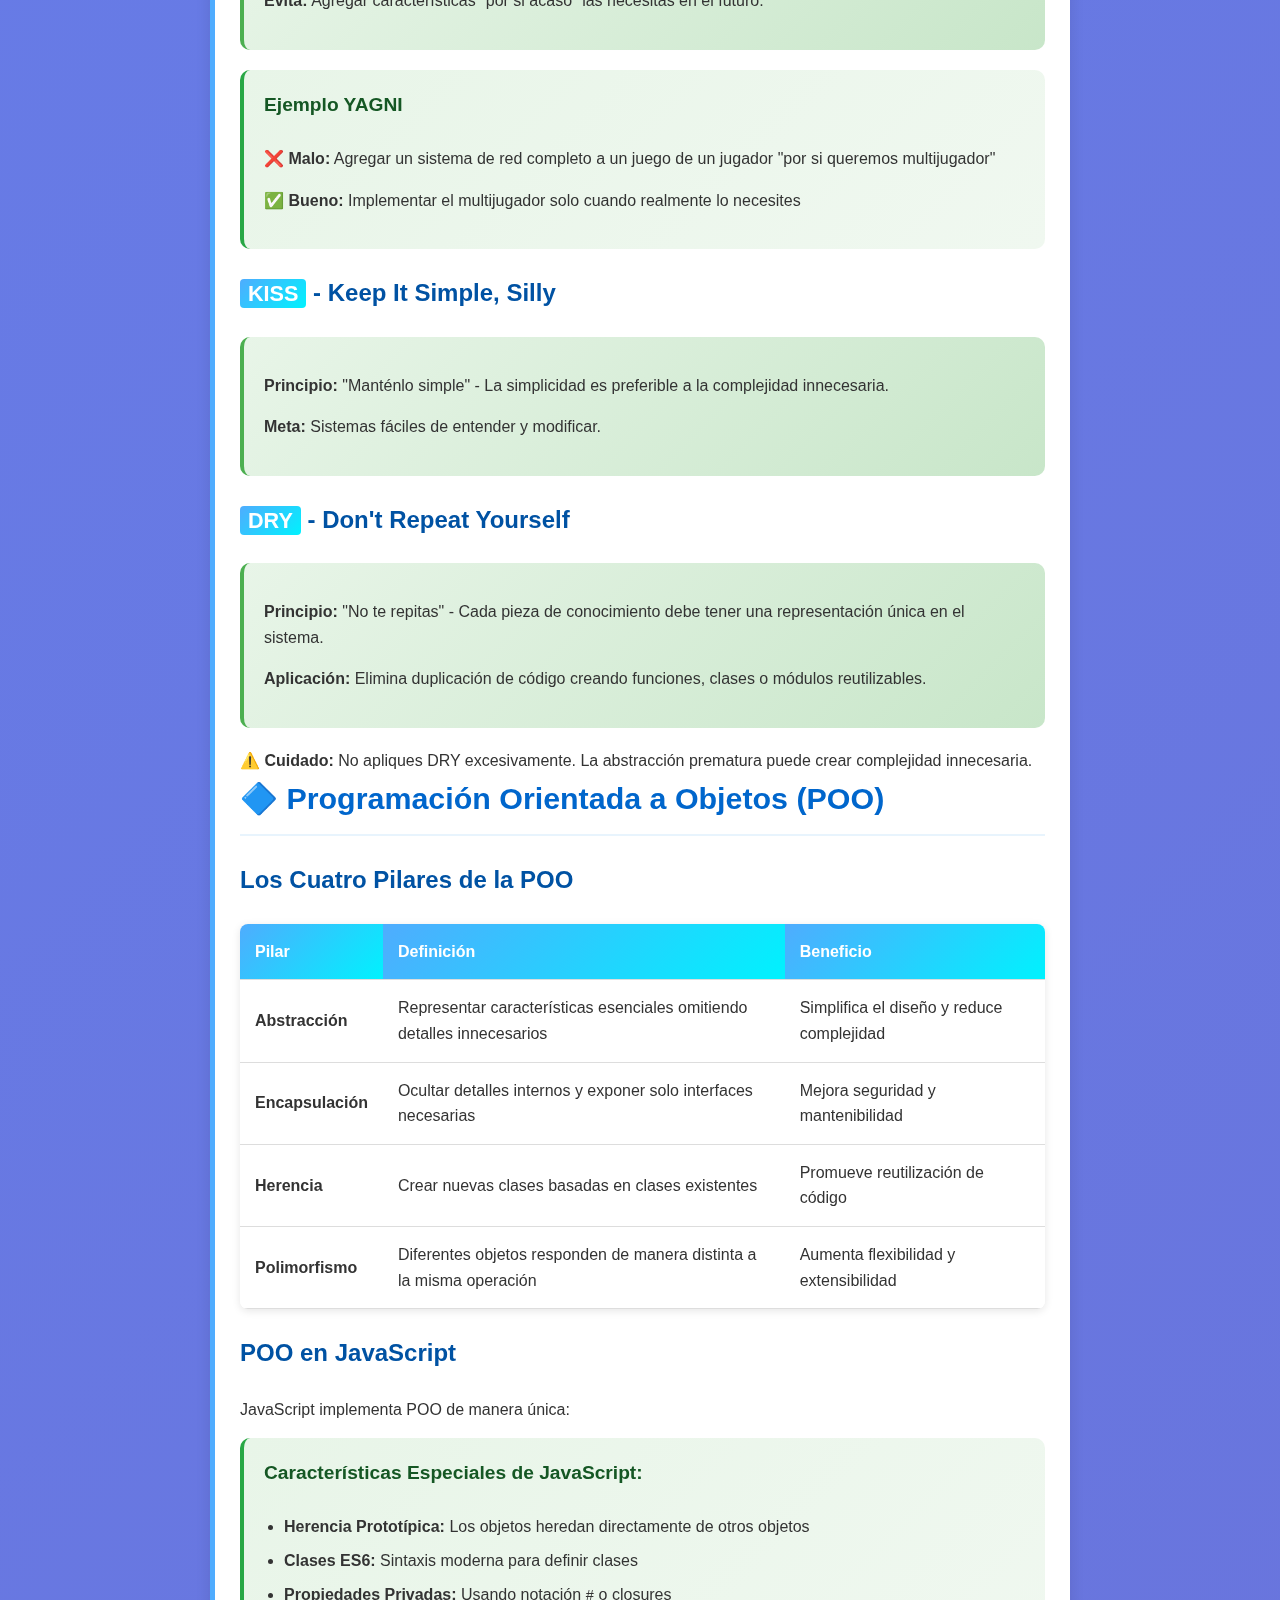
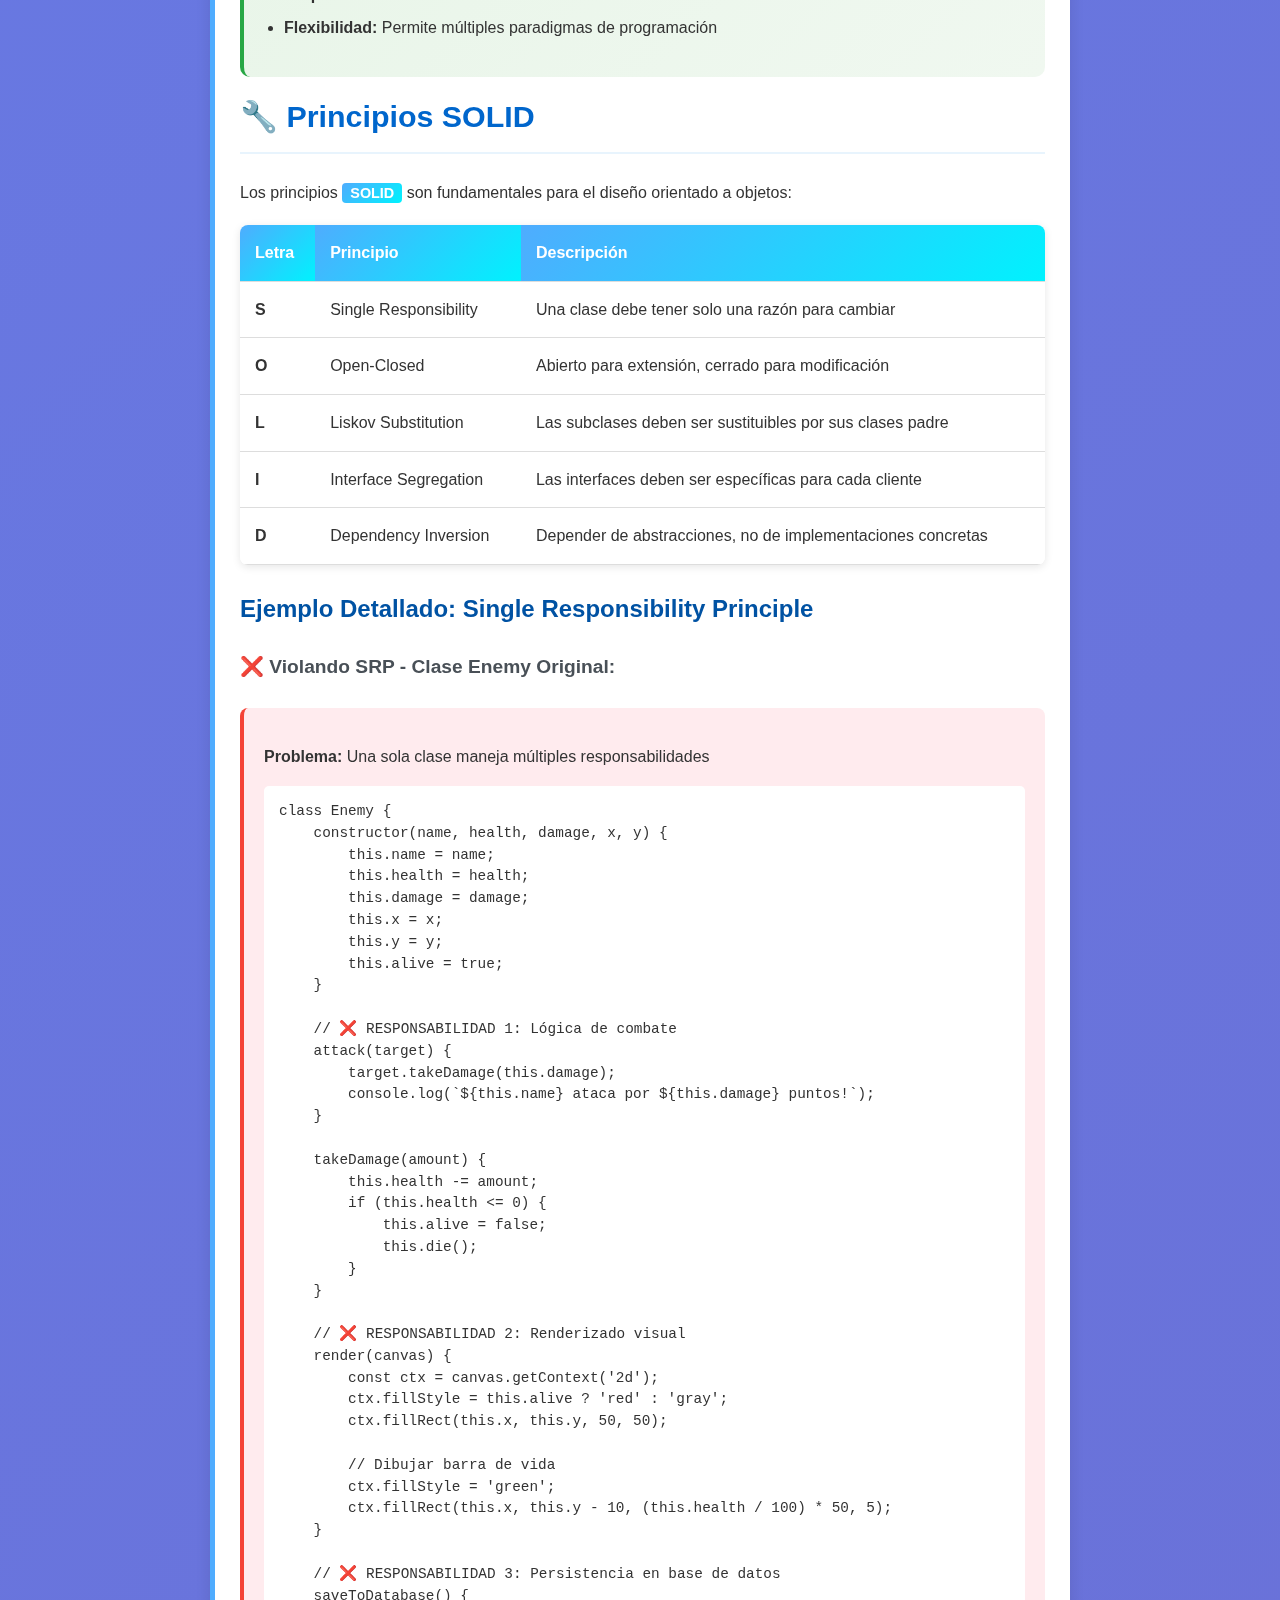
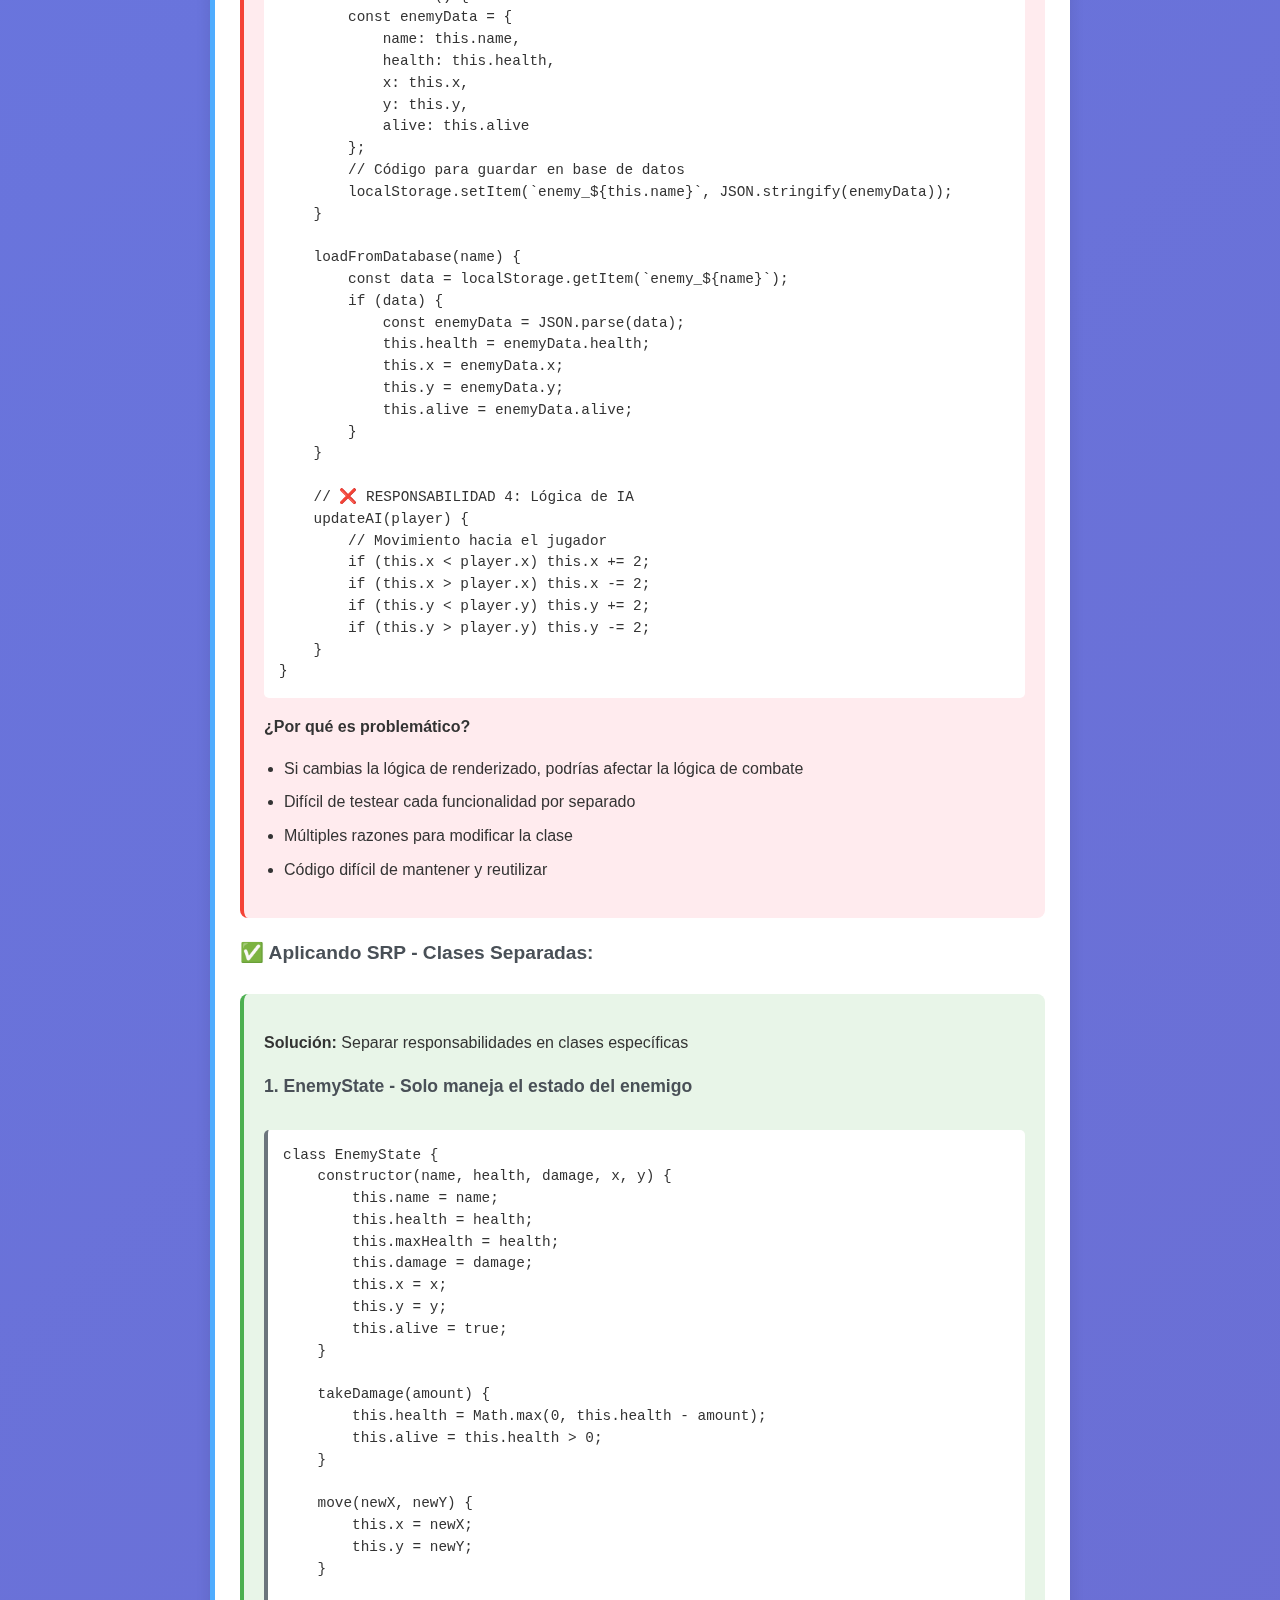
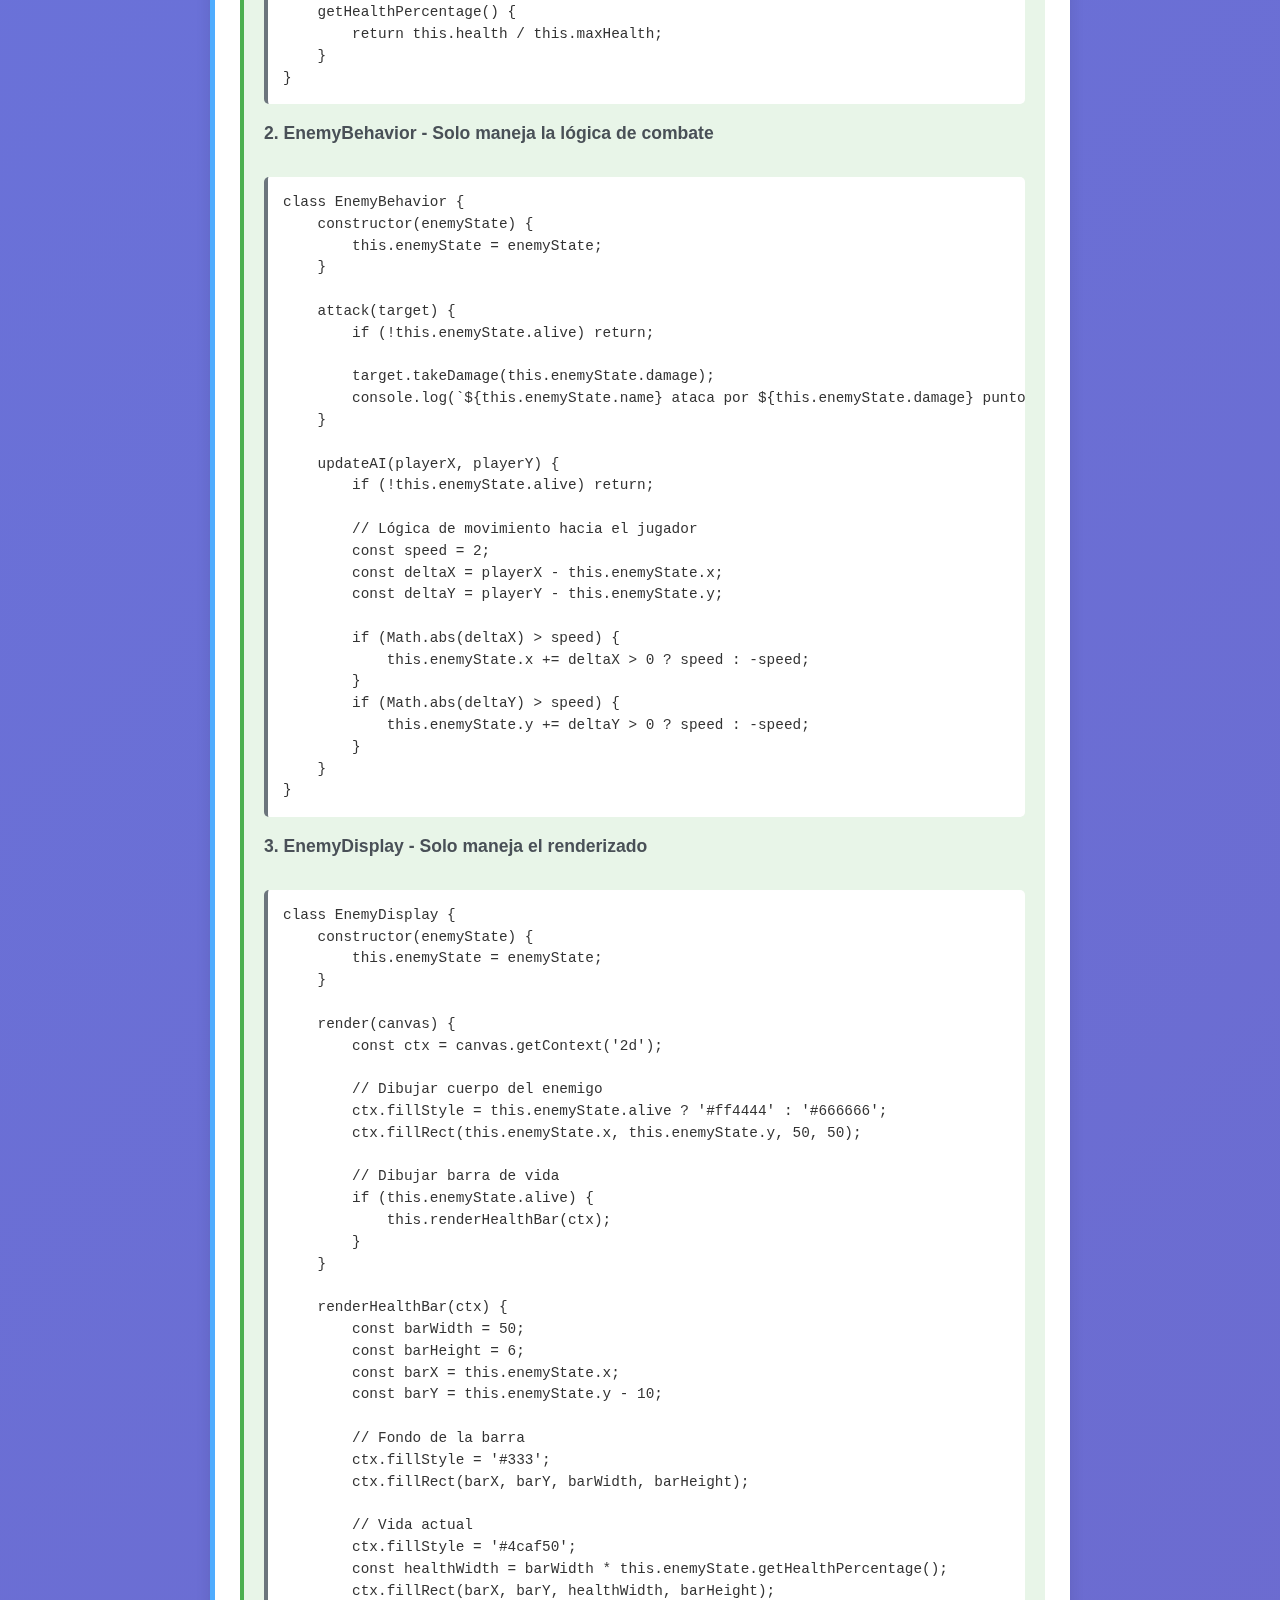
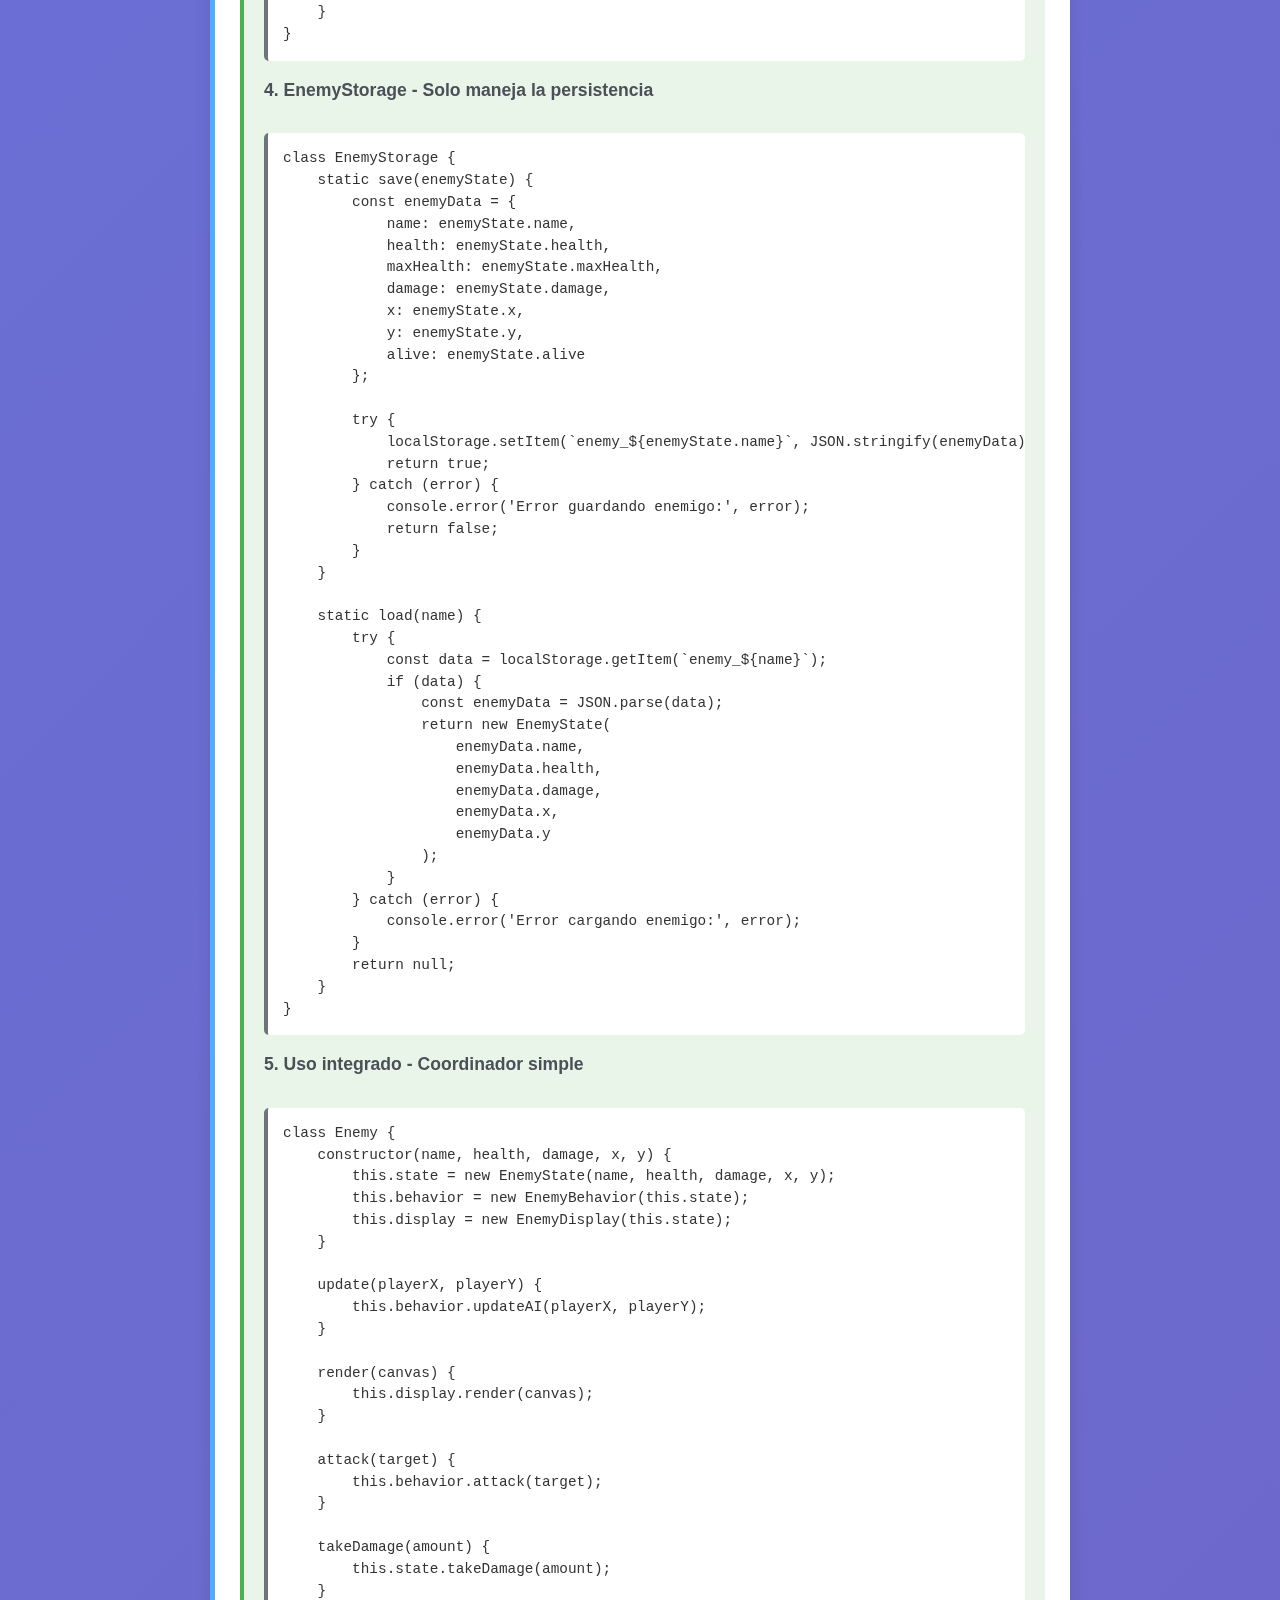
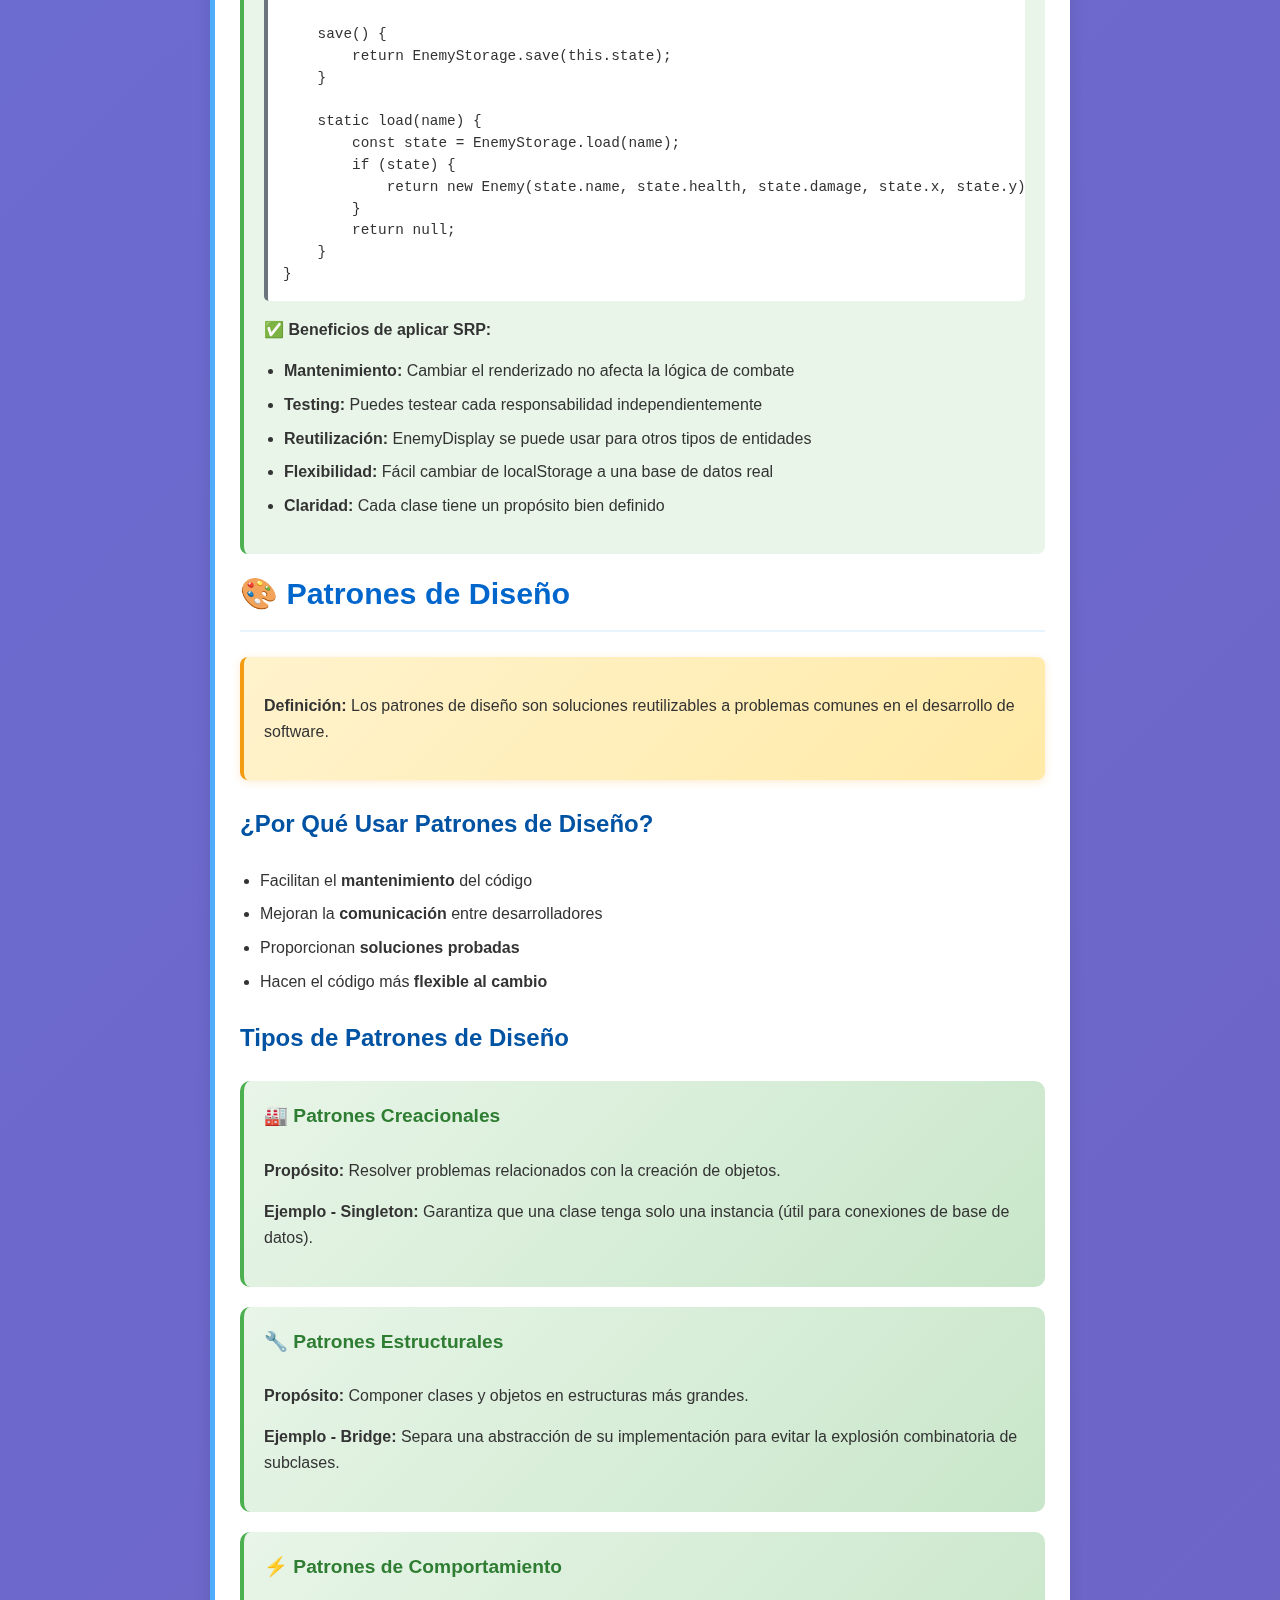
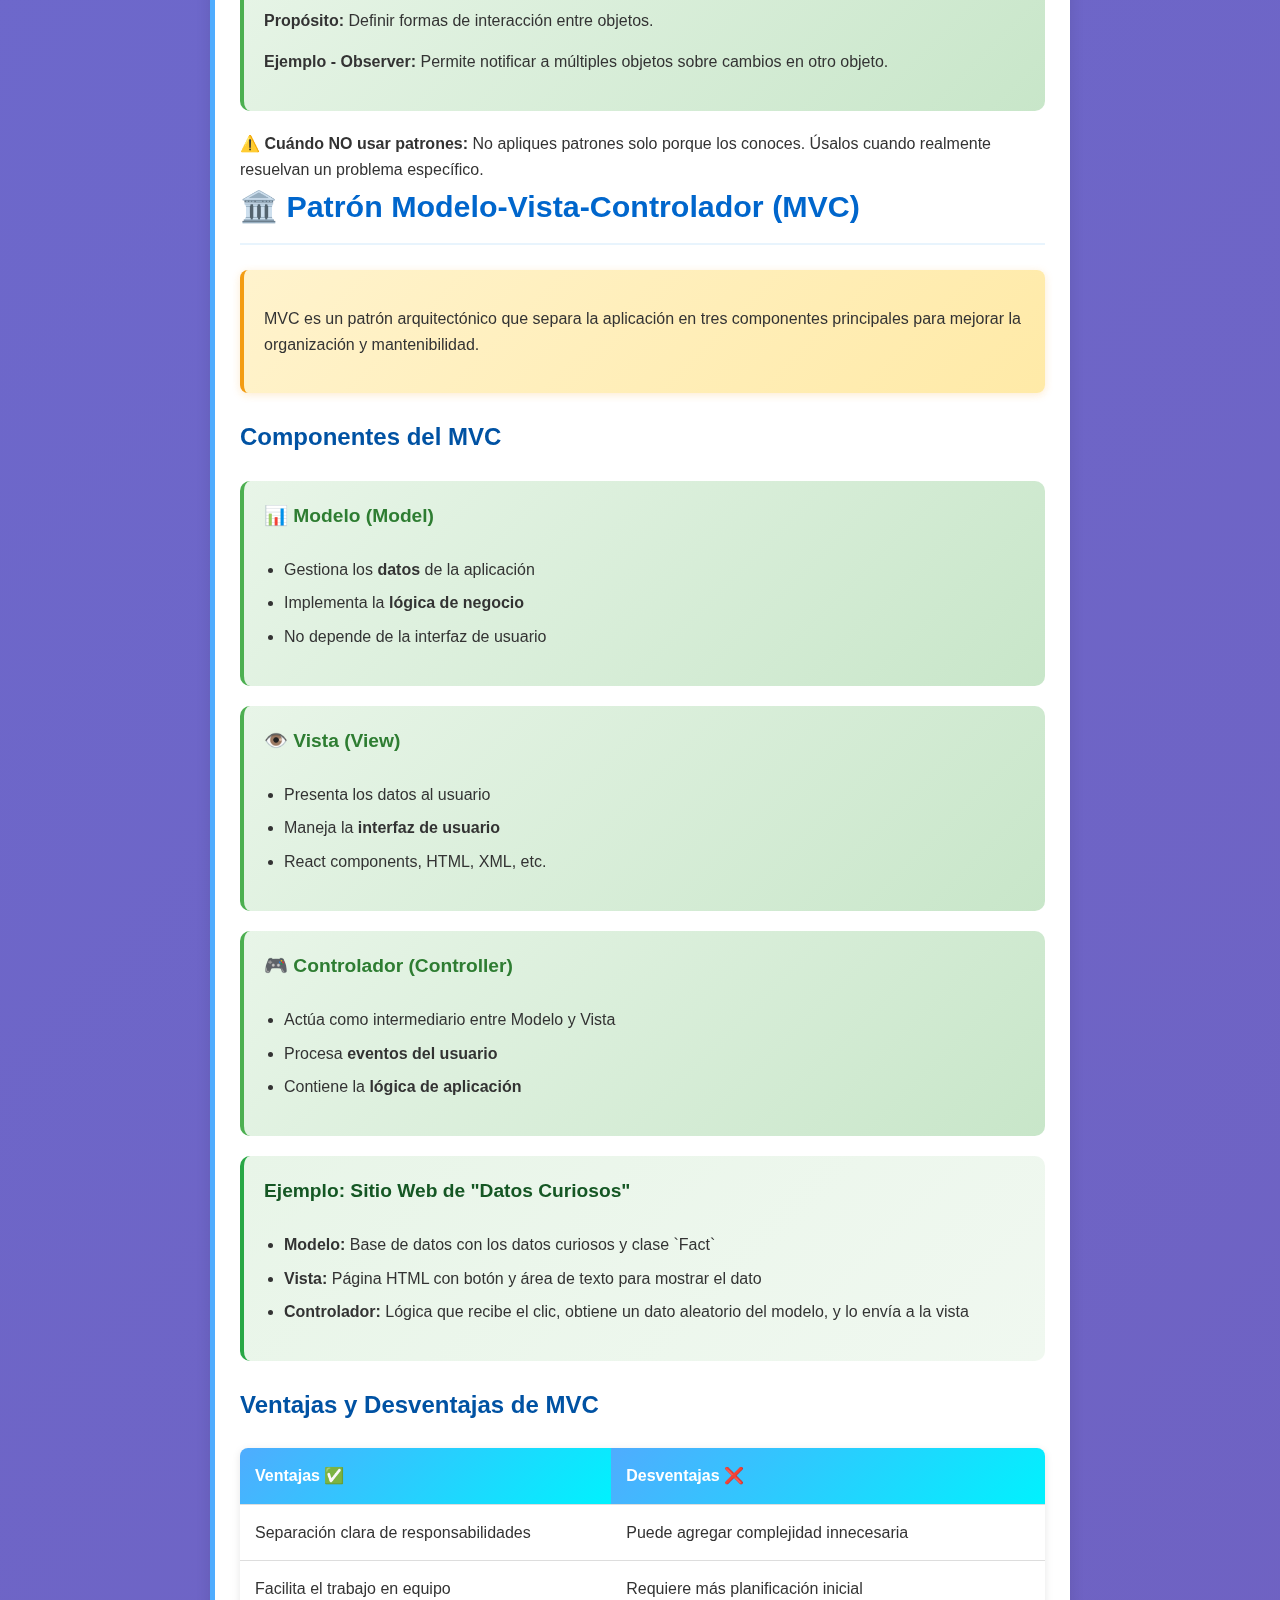
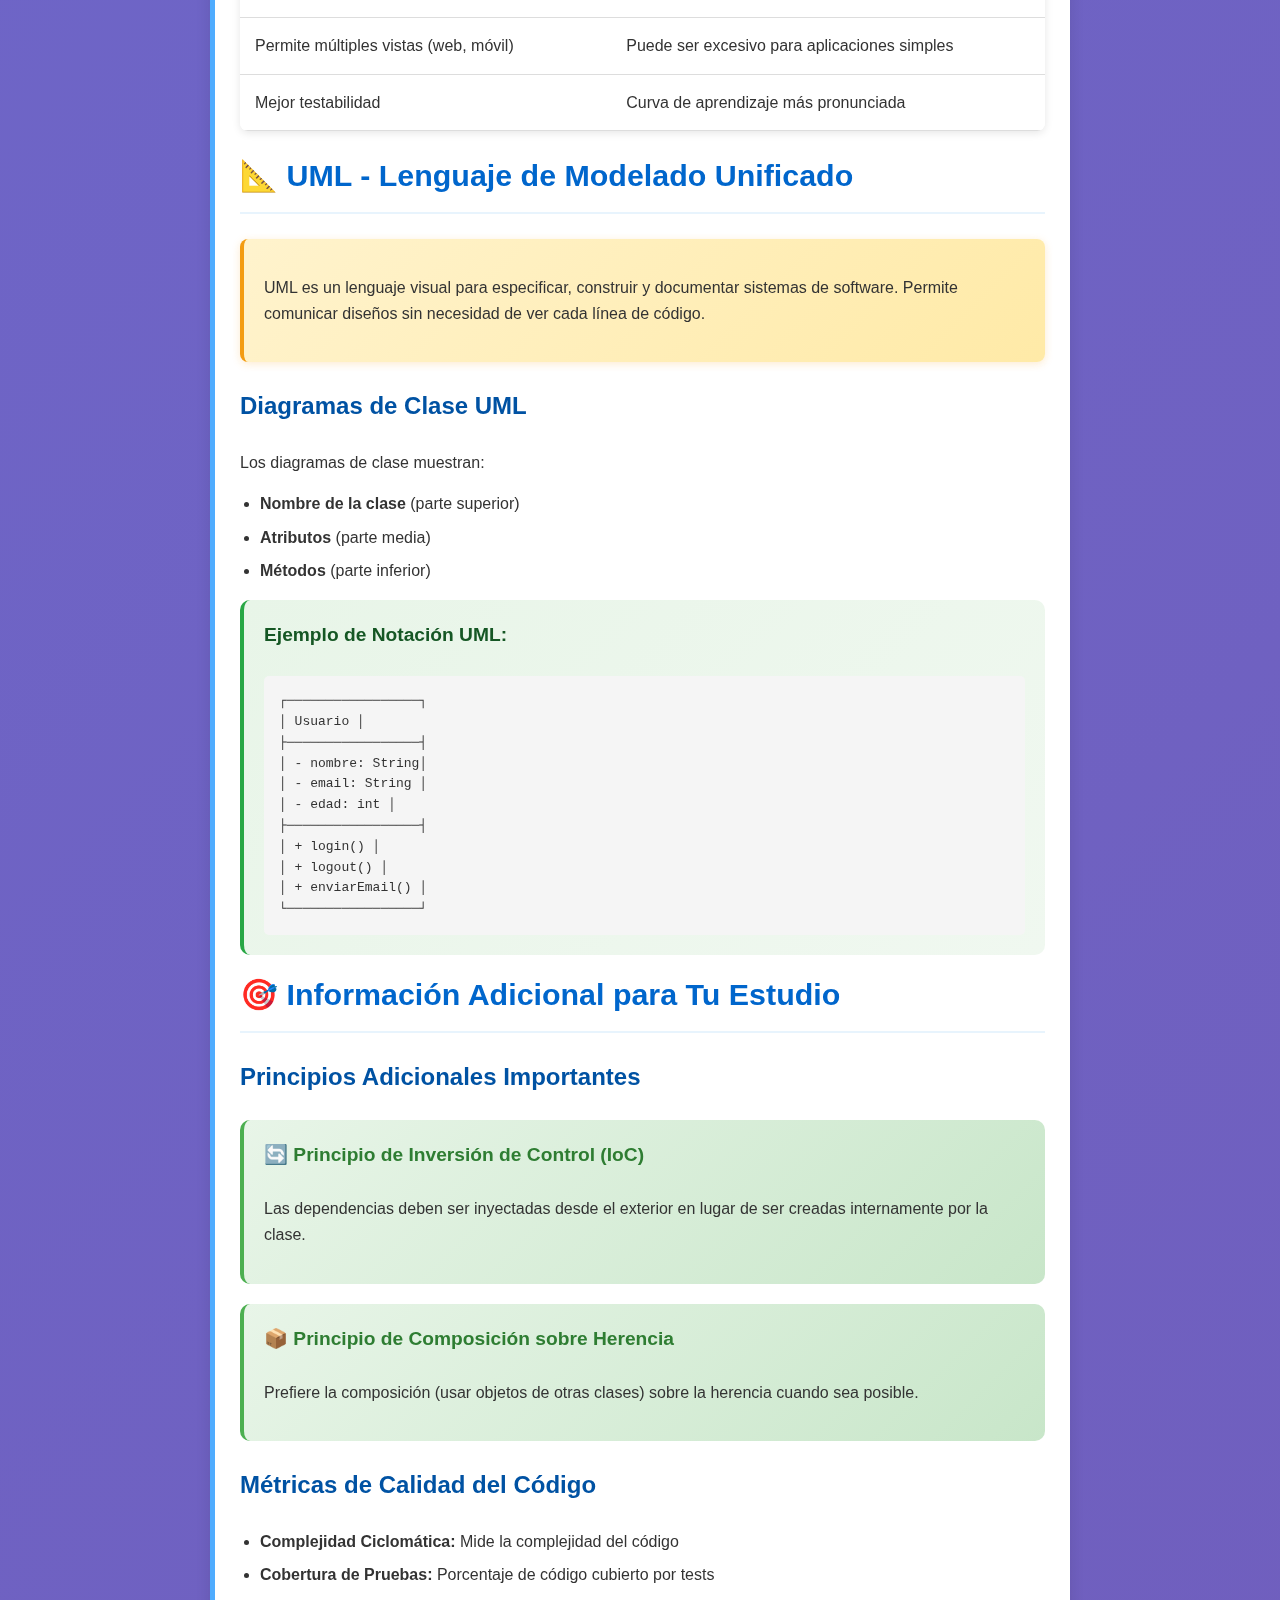
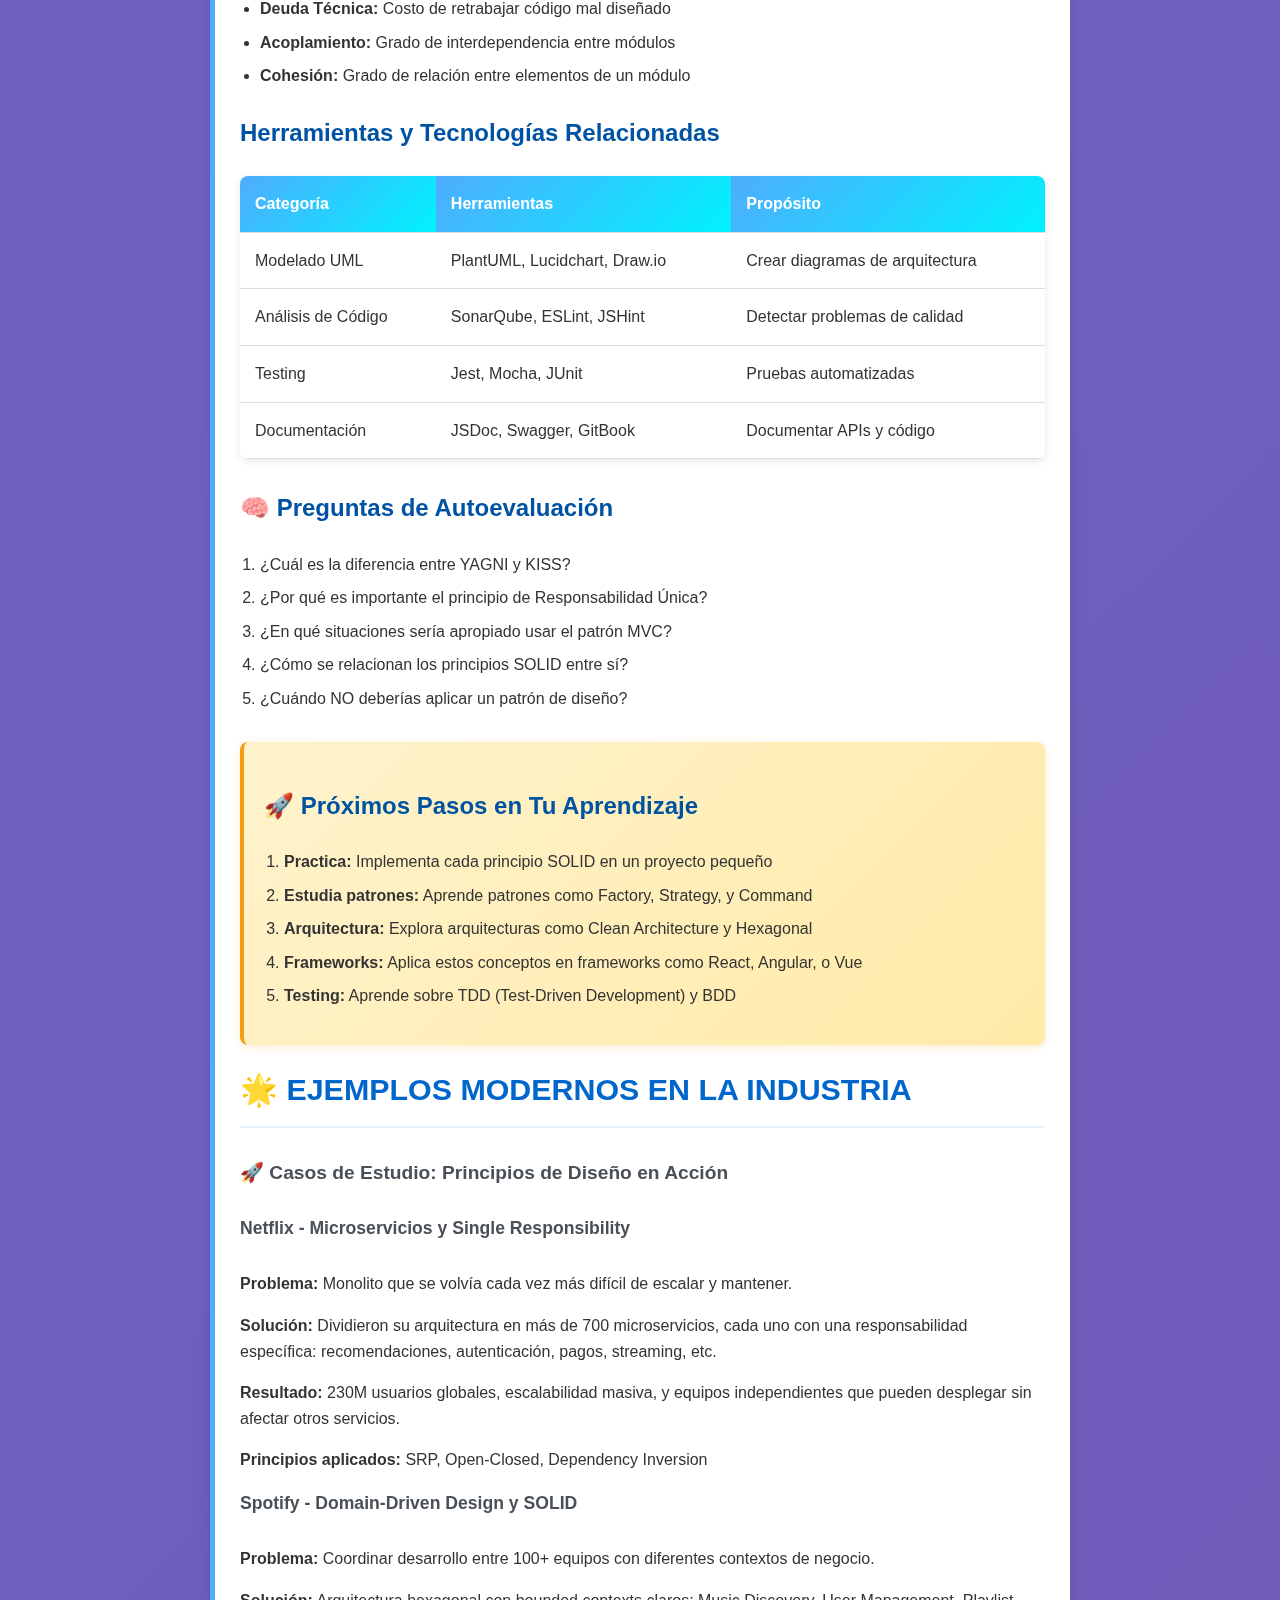
<file: software_design_principles_resumen_1.html>
<!DOCTYPE html>
<html lang="es">
<head>
    <meta charset="UTF-8">
    <meta name="viewport" content="width=device-width, initial-scale=1.0">
    <title>Principios de Diseño de Software - Guía de Estudio</title>
    <link rel="stylesheet" href="css/software-design-principles.css">
</head>
<body>
    <div class="header">
        <h1>📚 Principios de Diseño de Software</h1>
        <p>Guía completa para el desarrollo de software robusto y mantenible</p>
    </div>

    <div class="highlight">
        <h3>🎯 Objetivos de Esta Guía</h3>
        <p>Esta guía te ayudará a comprender los principios fundamentales del diseño de software, incluyendo arquitectura, patrones de diseño, y mejores prácticas para crear aplicaciones flexibles y mantenibles.</p>
    </div>

    <div class="section">
        <h2>🏗️ Fundamentos de la Arquitectura de Software</h2>
        
        <h3>¿Qué es la Arquitectura de Software?</h3>
        <p>La <strong>arquitectura de software</strong> se refiere al diseño de alto nivel de un sistema, incluyendo la organización de componentes y sus interacciones. Involucra:</p>
        
        <ul>
            <li><strong>Organización:</strong> Cómo estructuramos nuestro software</li>
            <li><strong>Comunicación:</strong> Cómo interactúan las partes entre sí</li>
            <li><strong>Gestión de datos:</strong> Cómo movemos y almacenamos información</li>
        </ul>

        <div class="example">
            <h4>💡 Ejemplo Práctico</h4>
            <p><strong>Analogía con una casa:</strong> La arquitectura de software es como el plano de una casa. Define dónde van las habitaciones (componentes), cómo se conectan (interfaces), y qué servicios necesitan (electricidad, agua = datos).</p>
        </div>

        <h3>Diseñando para el Cambio</h3>
        <p>Los sistemas exitosos deben adaptarse a nuevos requisitos. Para lograr esto:</p>
        
        <div class="principle">
            <ul>
                <li>Cada componente debe tener un <strong>propósito claro</strong></li>
                <li>Las partes que probablemente cambien deben estar <strong>separadas</strong></li>
                <li>Las clases deben tener <strong>interfaces claras</strong></li>
                <li>Usar <strong>patrones de diseño estándar</strong></li>
            </ul>
        </div>

        <div class="warning">
            <strong>⚠️ Consejo Importante:</strong> Si no estás seguro de qué base de datos usar, mantén el código de acceso a datos separado del resto del sistema. Esto facilita cambios futuros.
        </div>

        <h2>📏 Principios Generales de Diseño</h2>

        <h3><span class="acronym">YAGNI</span> - You Aren't Going to Need It</h3>
        <div class="principle">
            <p><strong>Principio:</strong> "No lo vas a necesitar" - Diseña solo para las funcionalidades actuales.</p>
            <p><strong>Evita:</strong> Agregar características "por si acaso" las necesitas en el futuro.</p>
        </div>

        <div class="example">
            <h4>Ejemplo YAGNI</h4>
            <p><strong>❌ Malo:</strong> Agregar un sistema de red completo a un juego de un jugador "por si queremos multijugador"</p>
            <p><strong>✅ Bueno:</strong> Implementar el multijugador solo cuando realmente lo necesites</p>
        </div>

        <h3><span class="acronym">KISS</span> - Keep It Simple, Silly</h3>
        <div class="principle">
            <p><strong>Principio:</strong> "Manténlo simple" - La simplicidad es preferible a la complejidad innecesaria.</p>
            <p><strong>Meta:</strong> Sistemas fáciles de entender y modificar.</p>
        </div>

        <h3><span class="acronym">DRY</span> - Don't Repeat Yourself</h3>
        <div class="principle">
            <p><strong>Principio:</strong> "No te repitas" - Cada pieza de conocimiento debe tener una representación única en el sistema.</p>
            <p><strong>Aplicación:</strong> Elimina duplicación de código creando funciones, clases o módulos reutilizables.</p>
        </div>

        <div class="warning">
            <strong>⚠️ Cuidado:</strong> No apliques DRY excesivamente. La abstracción prematura puede crear complejidad innecesaria.
        </div>

        <h2>🔷 Programación Orientada a Objetos (POO)</h2>

        <h3>Los Cuatro Pilares de la POO</h3>

        <div class="table-container">
            <table>
                <thead>
                    <tr>
                        <th>Pilar</th>
                        <th>Definición</th>
                        <th>Beneficio</th>
                    </tr>
                </thead>
                <tbody>
                    <tr>
                        <td><strong>Abstracción</strong></td>
                        <td>Representar características esenciales omitiendo detalles innecesarios</td>
                        <td>Simplifica el diseño y reduce complejidad</td>
                    </tr>
                    <tr>
                        <td><strong>Encapsulación</strong></td>
                        <td>Ocultar detalles internos y exponer solo interfaces necesarias</td>
                        <td>Mejora seguridad y mantenibilidad</td>
                    </tr>
                    <tr>
                        <td><strong>Herencia</strong></td>
                        <td>Crear nuevas clases basadas en clases existentes</td>
                        <td>Promueve reutilización de código</td>
                    </tr>
                    <tr>
                        <td><strong>Polimorfismo</strong></td>
                        <td>Diferentes objetos responden de manera distinta a la misma operación</td>
                        <td>Aumenta flexibilidad y extensibilidad</td>
                    </tr>
                </tbody>
            </table>
        </div>

        <h3>POO en JavaScript</h3>
        <p>JavaScript implementa POO de manera única:</p>

        <div class="example">
            <h4>Características Especiales de JavaScript:</h4>
            <ul>
                <li><strong>Herencia Prototípica:</strong> Los objetos heredan directamente de otros objetos</li>
                <li><strong>Clases ES6:</strong> Sintaxis moderna para definir clases</li>
                <li><strong>Propiedades Privadas:</strong> Usando notación <code>#</code> o closures</li>
                <li><strong>Flexibilidad:</strong> Permite múltiples paradigmas de programación</li>
            </ul>
        </div>

        <h2>🔧 Principios SOLID</h2>
        <p>Los principios <span class="acronym">SOLID</span> son fundamentales para el diseño orientado a objetos:</p>

        <div class="table-container">
            <table>
                <thead>
                    <tr>
                        <th>Letra</th>
                        <th>Principio</th>
                        <th>Descripción</th>
                    </tr>
                </thead>
                <tbody>
                    <tr>
                        <td><strong>S</strong></td>
                        <td>Single Responsibility</td>
                        <td>Una clase debe tener solo una razón para cambiar</td>
                    </tr>
                    <tr>
                        <td><strong>O</strong></td>
                        <td>Open-Closed</td>
                        <td>Abierto para extensión, cerrado para modificación</td>
                    </tr>
                    <tr>
                        <td><strong>L</strong></td>
                        <td>Liskov Substitution</td>
                        <td>Las subclases deben ser sustituibles por sus clases padre</td>
                    </tr>
                    <tr>
                        <td><strong>I</strong></td>
                        <td>Interface Segregation</td>
                        <td>Las interfaces deben ser específicas para cada cliente</td>
                    </tr>
                    <tr>
                        <td><strong>D</strong></td>
                        <td>Dependency Inversion</td>
                        <td>Depender de abstracciones, no de implementaciones concretas</td>
                    </tr>
                </tbody>
            </table>
        </div>

        <h3>Ejemplo Detallado: Single Responsibility Principle</h3>
        
        <h4>❌ Violando SRP - Clase Enemy Original:</h4>
        <div style="background: #ffebee; padding: 20px; border-radius: 8px; border-left: 4px solid #f44336; margin: 15px 0;">
            <p><strong>Problema:</strong> Una sola clase maneja múltiples responsabilidades</p>
            <pre style="background: #fff; padding: 15px; border-radius: 5px; overflow-x: auto;"><code>class Enemy {
    constructor(name, health, damage, x, y) {
        this.name = name;
        this.health = health;
        this.damage = damage;
        this.x = x;
        this.y = y;
        this.alive = true;
    }

    // ❌ RESPONSABILIDAD 1: Lógica de combate
    attack(target) {
        target.takeDamage(this.damage);
        console.log(`${this.name} ataca por ${this.damage} puntos!`);
    }

    takeDamage(amount) {
        this.health -= amount;
        if (this.health <= 0) {
            this.alive = false;
            this.die();
        }
    }

    // ❌ RESPONSABILIDAD 2: Renderizado visual
    render(canvas) {
        const ctx = canvas.getContext('2d');
        ctx.fillStyle = this.alive ? 'red' : 'gray';
        ctx.fillRect(this.x, this.y, 50, 50);
        
        // Dibujar barra de vida
        ctx.fillStyle = 'green';
        ctx.fillRect(this.x, this.y - 10, (this.health / 100) * 50, 5);
    }

    // ❌ RESPONSABILIDAD 3: Persistencia en base de datos
    saveToDatabase() {
        const enemyData = {
            name: this.name,
            health: this.health,
            x: this.x,
            y: this.y,
            alive: this.alive
        };
        // Código para guardar en base de datos
        localStorage.setItem(`enemy_${this.name}`, JSON.stringify(enemyData));
    }

    loadFromDatabase(name) {
        const data = localStorage.getItem(`enemy_${name}`);
        if (data) {
            const enemyData = JSON.parse(data);
            this.health = enemyData.health;
            this.x = enemyData.x;
            this.y = enemyData.y;
            this.alive = enemyData.alive;
        }
    }

    // ❌ RESPONSABILIDAD 4: Lógica de IA
    updateAI(player) {
        // Movimiento hacia el jugador
        if (this.x < player.x) this.x += 2;
        if (this.x > player.x) this.x -= 2;
        if (this.y < player.y) this.y += 2;
        if (this.y > player.y) this.y -= 2;
    }
}</code></pre>
            <p><strong>¿Por qué es problemático?</strong></p>
            <ul>
                <li>Si cambias la lógica de renderizado, podrías afectar la lógica de combate</li>
                <li>Difícil de testear cada funcionalidad por separado</li>
                <li>Múltiples razones para modificar la clase</li>
                <li>Código difícil de mantener y reutilizar</li>
            </ul>
        </div>

        <h4>✅ Aplicando SRP - Clases Separadas:</h4>
        <div style="background: #e8f5e8; padding: 20px; border-radius: 8px; border-left: 4px solid #4caf50; margin: 15px 0;">
            <p><strong>Solución:</strong> Separar responsabilidades en clases específicas</p>
            
            <h5>1. EnemyState - Solo maneja el estado del enemigo</h5>
            <pre style="background: #fff; padding: 15px; border-radius: 5px; overflow-x: auto;"><code>class EnemyState {
    constructor(name, health, damage, x, y) {
        this.name = name;
        this.health = health;
        this.maxHealth = health;
        this.damage = damage;
        this.x = x;
        this.y = y;
        this.alive = true;
    }

    takeDamage(amount) {
        this.health = Math.max(0, this.health - amount);
        this.alive = this.health > 0;
    }

    move(newX, newY) {
        this.x = newX;
        this.y = newY;
    }

    getHealthPercentage() {
        return this.health / this.maxHealth;
    }
}</code></pre>

            <h5>2. EnemyBehavior - Solo maneja la lógica de combate</h5>
            <pre style="background: #fff; padding: 15px; border-radius: 5px; overflow-x: auto;"><code>class EnemyBehavior {
    constructor(enemyState) {
        this.enemyState = enemyState;
    }

    attack(target) {
        if (!this.enemyState.alive) return;
        
        target.takeDamage(this.enemyState.damage);
        console.log(`${this.enemyState.name} ataca por ${this.enemyState.damage} puntos!`);
    }

    updateAI(playerX, playerY) {
        if (!this.enemyState.alive) return;

        // Lógica de movimiento hacia el jugador
        const speed = 2;
        const deltaX = playerX - this.enemyState.x;
        const deltaY = playerY - this.enemyState.y;
        
        if (Math.abs(deltaX) > speed) {
            this.enemyState.x += deltaX > 0 ? speed : -speed;
        }
        if (Math.abs(deltaY) > speed) {
            this.enemyState.y += deltaY > 0 ? speed : -speed;
        }
    }
}</code></pre>

            <h5>3. EnemyDisplay - Solo maneja el renderizado</h5>
            <pre style="background: #fff; padding: 15px; border-radius: 5px; overflow-x: auto;"><code>class EnemyDisplay {
    constructor(enemyState) {
        this.enemyState = enemyState;
    }

    render(canvas) {
        const ctx = canvas.getContext('2d');
        
        // Dibujar cuerpo del enemigo
        ctx.fillStyle = this.enemyState.alive ? '#ff4444' : '#666666';
        ctx.fillRect(this.enemyState.x, this.enemyState.y, 50, 50);
        
        // Dibujar barra de vida
        if (this.enemyState.alive) {
            this.renderHealthBar(ctx);
        }
    }

    renderHealthBar(ctx) {
        const barWidth = 50;
        const barHeight = 6;
        const barX = this.enemyState.x;
        const barY = this.enemyState.y - 10;
        
        // Fondo de la barra
        ctx.fillStyle = '#333';
        ctx.fillRect(barX, barY, barWidth, barHeight);
        
        // Vida actual
        ctx.fillStyle = '#4caf50';
        const healthWidth = barWidth * this.enemyState.getHealthPercentage();
        ctx.fillRect(barX, barY, healthWidth, barHeight);
    }
}</code></pre>

            <h5>4. EnemyStorage - Solo maneja la persistencia</h5>
            <pre style="background: #fff; padding: 15px; border-radius: 5px; overflow-x: auto;"><code>class EnemyStorage {
    static save(enemyState) {
        const enemyData = {
            name: enemyState.name,
            health: enemyState.health,
            maxHealth: enemyState.maxHealth,
            damage: enemyState.damage,
            x: enemyState.x,
            y: enemyState.y,
            alive: enemyState.alive
        };
        
        try {
            localStorage.setItem(`enemy_${enemyState.name}`, JSON.stringify(enemyData));
            return true;
        } catch (error) {
            console.error('Error guardando enemigo:', error);
            return false;
        }
    }

    static load(name) {
        try {
            const data = localStorage.getItem(`enemy_${name}`);
            if (data) {
                const enemyData = JSON.parse(data);
                return new EnemyState(
                    enemyData.name,
                    enemyData.health,
                    enemyData.damage,
                    enemyData.x,
                    enemyData.y
                );
            }
        } catch (error) {
            console.error('Error cargando enemigo:', error);
        }
        return null;
    }
}</code></pre>

            <h5>5. Uso integrado - Coordinador simple</h5>
            <pre style="background: #fff; padding: 15px; border-radius: 5px; overflow-x: auto;"><code>class Enemy {
    constructor(name, health, damage, x, y) {
        this.state = new EnemyState(name, health, damage, x, y);
        this.behavior = new EnemyBehavior(this.state);
        this.display = new EnemyDisplay(this.state);
    }

    update(playerX, playerY) {
        this.behavior.updateAI(playerX, playerY);
    }

    render(canvas) {
        this.display.render(canvas);
    }

    attack(target) {
        this.behavior.attack(target);
    }

    takeDamage(amount) {
        this.state.takeDamage(amount);
    }

    save() {
        return EnemyStorage.save(this.state);
    }

    static load(name) {
        const state = EnemyStorage.load(name);
        if (state) {
            return new Enemy(state.name, state.health, state.damage, state.x, state.y);
        }
        return null;
    }
}</code></pre>

            <p><strong>✅ Beneficios de aplicar SRP:</strong></p>
            <ul>
                <li><strong>Mantenimiento:</strong> Cambiar el renderizado no afecta la lógica de combate</li>
                <li><strong>Testing:</strong> Puedes testear cada responsabilidad independientemente</li>
                <li><strong>Reutilización:</strong> EnemyDisplay se puede usar para otros tipos de entidades</li>
                <li><strong>Flexibilidad:</strong> Fácil cambiar de localStorage a una base de datos real</li>
                <li><strong>Claridad:</strong> Cada clase tiene un propósito bien definido</li>
            </ul>
        </div>

        <h2>🎨 Patrones de Diseño</h2>
        
        <div class="highlight">
            <p><strong>Definición:</strong> Los patrones de diseño son soluciones reutilizables a problemas comunes en el desarrollo de software.</p>
        </div>

        <h3>¿Por Qué Usar Patrones de Diseño?</h3>
        <ul>
            <li>Facilitan el <strong>mantenimiento</strong> del código</li>
            <li>Mejoran la <strong>comunicación</strong> entre desarrolladores</li>
            <li>Proporcionan <strong>soluciones probadas</strong></li>
            <li>Hacen el código más <strong>flexible al cambio</strong></li>
        </ul>

        <h3>Tipos de Patrones de Diseño</h3>

        <div class="principle">
            <h4>🏭 Patrones Creacionales</h4>
            <p><strong>Propósito:</strong> Resolver problemas relacionados con la creación de objetos.</p>
            <p><strong>Ejemplo - Singleton:</strong> Garantiza que una clase tenga solo una instancia (útil para conexiones de base de datos).</p>
        </div>

        <div class="principle">
            <h4>🔧 Patrones Estructurales</h4>
            <p><strong>Propósito:</strong> Componer clases y objetos en estructuras más grandes.</p>
            <p><strong>Ejemplo - Bridge:</strong> Separa una abstracción de su implementación para evitar la explosión combinatoria de subclases.</p>
        </div>

        <div class="principle">
            <h4>⚡ Patrones de Comportamiento</h4>
            <p><strong>Propósito:</strong> Definir formas de interacción entre objetos.</p>
            <p><strong>Ejemplo - Observer:</strong> Permite notificar a múltiples objetos sobre cambios en otro objeto.</p>
        </div>

        <div class="warning">
            <strong>⚠️ Cuándo NO usar patrones:</strong> No apliques patrones solo porque los conoces. Úsalos cuando realmente resuelvan un problema específico.
        </div>

        <h2>🏛️ Patrón Modelo-Vista-Controlador (MVC)</h2>

        <div class="highlight">
            <p>MVC es un patrón arquitectónico que separa la aplicación en tres componentes principales para mejorar la organización y mantenibilidad.</p>
        </div>

        <h3>Componentes del MVC</h3>

        <div class="principle">
            <h4>📊 Modelo (Model)</h4>
            <ul>
                <li>Gestiona los <strong>datos</strong> de la aplicación</li>
                <li>Implementa la <strong>lógica de negocio</strong></li>
                <li>No depende de la interfaz de usuario</li>
            </ul>
        </div>

        <div class="principle">
            <h4>👁️ Vista (View)</h4>
            <ul>
                <li>Presenta los datos al usuario</li>
                <li>Maneja la <strong>interfaz de usuario</strong></li>
                <li>React components, HTML, XML, etc.</li>
            </ul>
        </div>

        <div class="principle">
            <h4>🎮 Controlador (Controller)</h4>
            <ul>
                <li>Actúa como intermediario entre Modelo y Vista</li>
                <li>Procesa <strong>eventos del usuario</strong></li>
                <li>Contiene la <strong>lógica de aplicación</strong></li>
            </ul>
        </div>

        <div class="example">
            <h4>Ejemplo: Sitio Web de "Datos Curiosos"</h4>
            <ul>
                <li><strong>Modelo:</strong> Base de datos con los datos curiosos y clase `Fact`</li>
                <li><strong>Vista:</strong> Página HTML con botón y área de texto para mostrar el dato</li>
                <li><strong>Controlador:</strong> Lógica que recibe el clic, obtiene un dato aleatorio del modelo, y lo envía a la vista</li>
            </ul>
        </div>

        <h3>Ventajas y Desventajas de MVC</h3>

        <div class="table-container">
            <table>
                <thead>
                    <tr>
                        <th>Ventajas ✅</th>
                        <th>Desventajas ❌</th>
                    </tr>
                </thead>
                <tbody>
                    <tr>
                        <td>Separación clara de responsabilidades</td>
                        <td>Puede agregar complejidad innecesaria</td>
                    </tr>
                    <tr>
                        <td>Facilita el trabajo en equipo</td>
                        <td>Requiere más planificación inicial</td>
                    </tr>
                    <tr>
                        <td>Permite múltiples vistas (web, móvil)</td>
                        <td>Puede ser excesivo para aplicaciones simples</td>
                    </tr>
                    <tr>
                        <td>Mejor testabilidad</td>
                        <td>Curva de aprendizaje más pronunciada</td>
                    </tr>
                </tbody>
            </table>
        </div>

        <h2>📐 UML - Lenguaje de Modelado Unificado</h2>
        
        <div class="highlight">
            <p>UML es un lenguaje visual para especificar, construir y documentar sistemas de software. Permite comunicar diseños sin necesidad de ver cada línea de código.</p>
        </div>

        <h3>Diagramas de Clase UML</h3>
        <p>Los diagramas de clase muestran:</p>
        <ul>
            <li><strong>Nombre de la clase</strong> (parte superior)</li>
            <li><strong>Atributos</strong> (parte media)</li>
            <li><strong>Métodos</strong> (parte inferior)</li>
        </ul>

        <div class="example">
            <h4>Ejemplo de Notación UML:</h4>
            <div style="font-family: monospace; background: #f5f5f5; padding: 15px; border-radius: 5px;">
                ┌─────────────────┐<br>
                │     Usuario     │<br>
                ├─────────────────┤<br>
                │ - nombre: String│<br>
                │ - email: String │<br>
                │ - edad: int     │<br>
                ├─────────────────┤<br>
                │ + login()       │<br>
                │ + logout()      │<br>
                │ + enviarEmail() │<br>
                └─────────────────┘
            </div>
        </div>

        <h2>🎯 Información Adicional para Tu Estudio</h2>

        <h3>Principios Adicionales Importantes</h3>

        <div class="principle">
            <h4>🔄 Principio de Inversión de Control (IoC)</h4>
            <p>Las dependencias deben ser inyectadas desde el exterior en lugar de ser creadas internamente por la clase.</p>
        </div>

        <div class="principle">
            <h4>📦 Principio de Composición sobre Herencia</h4>
            <p>Prefiere la composición (usar objetos de otras clases) sobre la herencia cuando sea posible.</p>
        </div>

        <h3>Métricas de Calidad del Código</h3>
        <ul>
            <li><strong>Complejidad Ciclomática:</strong> Mide la complejidad del código</li>
            <li><strong>Cobertura de Pruebas:</strong> Porcentaje de código cubierto por tests</li>
            <li><strong>Deuda Técnica:</strong> Costo de retrabajar código mal diseñado</li>
            <li><strong>Acoplamiento:</strong> Grado de interdependencia entre módulos</li>
            <li><strong>Cohesión:</strong> Grado de relación entre elementos de un módulo</li>
        </ul>

        <h3>Herramientas y Tecnologías Relacionadas</h3>
        <div class="table-container">
            <table>
                <thead>
                    <tr>
                        <th>Categoría</th>
                        <th>Herramientas</th>
                        <th>Propósito</th>
                    </tr>
                </thead>
                <tbody>
                    <tr>
                        <td>Modelado UML</td>
                        <td>PlantUML, Lucidchart, Draw.io</td>
                        <td>Crear diagramas de arquitectura</td>
                    </tr>
                    <tr>
                        <td>Análisis de Código</td>
                        <td>SonarQube, ESLint, JSHint</td>
                        <td>Detectar problemas de calidad</td>
                    </tr>
                    <tr>
                        <td>Testing</td>
                        <td>Jest, Mocha, JUnit</td>
                        <td>Pruebas automatizadas</td>
                    </tr>
                    <tr>
                        <td>Documentación</td>
                        <td>JSDoc, Swagger, GitBook</td>
                        <td>Documentar APIs y código</td>
                    </tr>
                </tbody>
            </table>
        </div>

        <div class="quiz">
            <h3>🧠 Preguntas de Autoevaluación</h3>
            <ol>
                <li>¿Cuál es la diferencia entre YAGNI y KISS?</li>
                <li>¿Por qué es importante el principio de Responsabilidad Única?</li>
                <li>¿En qué situaciones sería apropiado usar el patrón MVC?</li>
                <li>¿Cómo se relacionan los principios SOLID entre sí?</li>
                <li>¿Cuándo NO deberías aplicar un patrón de diseño?</li>
            </ol>
        </div>

        <div class="highlight">
            <h3>🚀 Próximos Pasos en Tu Aprendizaje</h3>
            <ol>
                <li><strong>Practica:</strong> Implementa cada principio SOLID en un proyecto pequeño</li>
                <li><strong>Estudia patrones:</strong> Aprende patrones como Factory, Strategy, y Command</li>
                <li><strong>Arquitectura:</strong> Explora arquitecturas como Clean Architecture y Hexagonal</li>
                <li><strong>Frameworks:</strong> Aplica estos conceptos en frameworks como React, Angular, o Vue</li>
                <li><strong>Testing:</strong> Aprende sobre TDD (Test-Driven Development) y BDD</li>
            </ol>
        </div>


        <h2>🌟 EJEMPLOS MODERNOS EN LA INDUSTRIA</h2>
        
        <div class="modern-examples">
            <h4>🚀 Casos de Estudio: Principios de Diseño en Acción</h4>
            
            <div class="example-card">
                <h5>Netflix - Microservicios y Single Responsibility</h5>
                <p><strong>Problema:</strong> Monolito que se volvía cada vez más difícil de escalar y mantener.</p>
                <p><strong>Solución:</strong> Dividieron su arquitectura en más de 700 microservicios, cada uno con una responsabilidad específica: recomendaciones, autenticación, pagos, streaming, etc.</p>
                <p><strong>Resultado:</strong> 230M usuarios globales, escalabilidad masiva, y equipos independientes que pueden desplegar sin afectar otros servicios.</p>
                <p><strong>Principios aplicados:</strong> SRP, Open-Closed, Dependency Inversion</p>
            </div>
            
            <div class="example-card">
                <h5>Spotify - Domain-Driven Design y SOLID</h5>
                <p><strong>Problema:</strong> Coordinar desarrollo entre 100+ equipos con diferentes contextos de negocio.</p>
                <p><strong>Solución:</strong> Arquitectura hexagonal con bounded contexts claros: Music Discovery, User Management, Playlist Management, Payment Processing.</p>
                <p><strong>Resultado:</strong> 456M usuarios activos, despliegues independientes, y nuevas funcionalidades sin romper funcionalidad existente.</p>
                <p><strong>Principios aplicados:</strong> Todos los SOLID, DDD, Clean Architecture</p>
            </div>
            
            <div class="example-card">
                <h5>Airbnb - Component-Based Architecture y DRY</h5>
                <p><strong>Problema:</strong> Duplicación de UI components entre web, mobile, y aplicaciones internas.</p>
                <p><strong>Solución:</strong> Design System Library (DSL) con componentes reutilizables y API unificada.</p>
                <p><strong>Resultado:</strong> 70% reducción en tiempo de desarrollo de nuevas features, consistencia visual, y testing automatizado.</p>
                <p><strong>Principios aplicados:</strong> DRY, Component Composition, Interface Segregation</p>
            </div>
            
        </div>

        <h2>🔮 TENDENCIAS EN SOFTWARE ARCHITECTURE 2025</h2>
        
        <div class="trends-2025">
            <h4>🚀 Tendencias que Están Definiendo el Futuro</h4>
            
            <div class="trend-item">
                <h5>🤖 AI-Driven Architecture</h5>
                <p><strong>Concepto:</strong> Sistemas que se auto-optimizan usando machine learning.</p>
                <p><strong>Aplicación:</strong> Auto-scaling basado en patrones de tráfico, code generation, y architectural decision making.</p>
                <p><strong>Ejemplo:</strong> Google's AutoML optimiza arquitecturas de red neuronal automáticamente.</p>
                <p><strong>Principios afectados:</strong> Adaptación inteligente de Open-Closed y DRY.</p>
            </div>
            
            <div class="trend-item">
                <h5>🌊 Event-Driven Architecture</h5>
                <p><strong>Concepto:</strong> Sistemas reactivos basados en eventos en tiempo real.</p>
                <p><strong>Aplicación:</strong> Kafka, AWS EventBridge, real-time analytics, y microservices communication.</p>
                <p><strong>Beneficio:</strong> 50% reducción en latencia, mejor resilience, y scalability horizontal.</p>
                <p><strong>Principios:</strong> Loose coupling, reactive programming, Observer pattern.</p>
            </div>
            
            <div class="trend-item">
                <h5>🔒 Zero Trust Architecture</h5>
                <p><strong>Concepto:</strong> "Never trust, always verify" - seguridad en cada componente.</p>
                <p><strong>Aplicación:</strong> Identity verification, encrypted communication, least privilege access.</p>
                <p><strong>Impacto:</strong> 60% reducción en security breaches cuando se implementa correctamente.</p>
                <p><strong>Principios:</strong> Dependency Inversion para security layers, Interface Segregation para access.</p>
            </div>
            
            <div class="trend-item">
                <h5>🌍 Edge Computing Integration</h5>
                <p><strong>Concepto:</strong> Procesamiento cerca del usuario final para reducir latencia.</p>
                <p><strong>Aplicación:</strong> CDNs inteligentes, IoT processing, real-time applications.</p>
                <p><strong>Resultado:</strong> 80% reducción en latencia para aplicaciones críticas.</p>
                <p><strong>Principios:</strong> Distributed responsibility, modular deployment.</p>
            </div>
            
            <div class="trend-item">
                <h5>♻️ Sustainable Software Design</h5>
                <p><strong>Concepto:</strong> Green computing y optimización energética.</p>
                <p><strong>Métricas:</strong> Carbon footprint, energy efficiency, resource optimization.</p>
                <p><strong>Impacto:</strong> 30% reducción en costos de infraestructura, responsabilidad ambiental.</p>
                <p><strong>Principios:</strong> Efficient algorithms, KISS principle, resource minimization.</p>
            </div>
        </div>

        <h2>🛠️ HERRAMIENTAS AVANZADAS DEL ECOSISTEMA 2025</h2>
        
        <div class="advanced-tools">
            <h4>⚡ Stack Tecnológico Completo para Software Design</h4>
            
            <div class="tool-category">
                <h5>🏗️ Architecture & Design</h5>
                <ul>
                    <li><strong>Miro/FigJam:</strong> Collaborative architecture design</li>
                    <li><strong>Lucidchart:</strong> Professional UML and system diagrams</li>
                    <li><strong>PlantUML:</strong> Code-based diagram generation</li>
                    <li><strong>C4 Model:</strong> Context, Containers, Components, Code documentation</li>
                    <li><strong>Archimate:</strong> Enterprise architecture modeling</li>
                </ul>
            </div>
            
            <div class="tool-category">
                <h5>🔍 Code Quality & Analysis</h5>
                <ul>
                    <li><strong>SonarQube:</strong> Static code analysis, technical debt tracking</li>
                    <li><strong>CodeClimate:</strong> Automated code review, maintainability scores</li>
                    <li><strong>ESLint/Prettier:</strong> JavaScript/TypeScript code standards</li>
                    <li><strong>SpotBugs:</strong> Java static analysis</li>
                    <li><strong>Pylint:</strong> Python code quality checker</li>
                </ul>
            </div>
            
            <div class="tool-category">
                <h5>🧪 Testing & Quality Assurance</h5>
                <ul>
                    <li><strong>Jest/Vitest:</strong> Unit testing con coverage reports</li>
                    <li><strong>Cypress/Playwright:</strong> End-to-end testing</li>
                    <li><strong>Storybook:</strong> Component testing e documentation</li>
                    <li><strong>Postman/Insomnia:</strong> API testing y documentation</li>
                    <li><strong>K6:</strong> Performance y load testing</li>
                </ul>
            </div>
            
            <div class="tool-category">
                <h5>📊 Monitoring & Observability</h5>
                <ul>
                    <li><strong>Datadog:</strong> Application performance monitoring</li>
                    <li><strong>New Relic:</strong> Full-stack observability</li>
                    <li><strong>Prometheus + Grafana:</strong> Metrics y alerting</li>
                    <li><strong>Jaeger:</strong> Distributed tracing</li>
                    <li><strong>ELK Stack:</strong> Logging y analysis</li>
                </ul>
            </div>
            
            <div class="tool-category">
                <h5>🚀 DevOps & Deployment</h5>
                <ul>
                    <li><strong>Docker:</strong> Containerization y microservices</li>
                    <li><strong>Kubernetes:</strong> Container orchestration</li>
                    <li><strong>Terraform:</strong> Infrastructure as Code</li>
                    <li><strong>GitHub Actions:</strong> CI/CD pipelines</li>
                    <li><strong>ArgoCD:</strong> GitOps deployment</li>
                </ul>
            </div>
        </div>

        <h2>💪 EJERCICIOS PRÁCTICOS AVANZADOS</h2>
        
        <div class="practical-exercises">
            <h4>🎯 Challenges para Dominar los Principios</h4>
            
            <div class="exercise-card">
                <h5>🏗️ Ejercicio 1: Refactoring SOLID Challenge</h5>
                <p><strong>Tiempo:</strong> 2-3 horas</p>
                <p><strong>Descripción:</strong> Toma una clase "God Object" (que hace todo) y refactorízala aplicando todos los principios SOLID.</p>
                <p><strong>Entregable:</strong> Antes/después del código, explicación de cada principio aplicado, tests unitarios.</p>
                <p><strong>Ejemplo:</strong> Clase UserManager que maneja auth, profile, notifications, y database operations.</p>
                <p><strong>Skills desarrollados:</strong> Refactoring, testing, architectural thinking.</p>
            </div>
            
            <div class="exercise-card">
                <h5>🎨 Ejercicio 2: Design Pattern Implementation</h5>
                <p><strong>Tiempo:</strong> 1.5 horas</p>
                <p><strong>Descripción:</strong> Implementa 3 design patterns (Factory, Observer, Strategy) en un mini-proyecto.</p>
                <p><strong>Contexto:</strong> Sistema de notificaciones que soporta email, SMS, push, con diferentes strategies de delivery.</p>
                <p><strong>Entregable:</strong> Código funcional, UML diagrams, documentation.</p>
                <p><strong>Extra Challenge:</strong> Añade nuevos tipos de notificación sin modificar código existente.</p>
            </div>
            
            <div class="exercise-card">
                <h5>🧪 Ejercicio 3: TDD Implementation</h5>
                <p><strong>Tiempo:</strong> 2 horas</p>
                <p><strong>Descripción:</strong> Construye una Calculator class usando TDD (Test-Driven Development).</p>
                <p><strong>Proceso:</strong> Red (test fails) → Green (make it pass) → Refactor (improve code).</p>
                <p><strong>Features:</strong> Basic operations, memory functions, scientific operations, error handling.</p>
                <p><strong>Entregable:</strong> 95%+ test coverage, clean code, refactoring log.</p>
            </div>
            
            <div class="exercise-card">
                <h5>🌐 Ejercicio 4: Microservices Architecture Design</h5>
                <p><strong>Tiempo:</strong> 3-4 horas</p>
                <p><strong>Descripción:</strong> Diseña arquitectura de microservices para un e-commerce.</p>
                <p><strong>Servicios:</strong> User Management, Product Catalog, Cart, Orders, Payments, Notifications.</p>
                <p><strong>Consideraciones:</strong> Data consistency, communication patterns, failure resilience.</p>
                <p><strong>Entregable:</strong> Architecture diagram, API contracts, deployment strategy.</p>
            </div>
            
            <div class="exercise-card">
                <h5>📊 Ejercicio 5: Code Quality Analysis</h5>
                <p><strong>Tiempo:</strong> 1 hora</p>
                <p><strong>Descripción:</strong> Analiza un proyecto open source usando herramientas de quality metrics.</p>
                <p><strong>Herramientas:</strong> SonarQube, CodeClimate, o similares.</p>
                <p><strong>Análisis:</strong> Cyclomatic complexity, code smells, technical debt, security vulnerabilities.</p>
                <p><strong>Entregable:</strong> Informe de análisis, plan de mejora priorizado, estimación de esfuerzo.</p>
            </div>
        </div>

        <h2>📈 MÉTRICAS Y KPIS DE CÓDIGO</h2>
        
        <div class="metrics-section">
            <h4>🎯 Métricas Críticas para Software Quality</h4>
            
            <div class="metric-grid">
                <div class="metric-card">
                    <div class="metric-number">10</div>
                    <h5>Complejidad Ciclomática</h5>
                    <p>Máximo recomendado por función</p>
                </div>
                
                <div class="metric-card">
                    <div class="metric-number">80%</div>
                    <h5>Test Coverage</h5>
                    <p>Mínimo para código crítico</p>
                </div>
                
                <div class="metric-card">
                    <div class="metric-number">≤5</div>
                    <h5>Coupling (Ca/Ce)</h5>
                    <p>Acoplamiento aferente/eferente</p>
                </div>
                
                <div class="metric-card">
                    <div class="metric-number">7±2</div>
                    <h5>Función Parameters</h5>
                    <p>Máximo parámetros por función</p>
                </div>
                
                <div class="metric-card">
                    <div class="metric-number">≤50</div>
                    <h5>Lines of Code</h5>
                    <p>Por función (LOC)</p>
                </div>
                
                <div class="metric-card">
                    <div class="metric-number">≤15</div>
                    <h5>Public Methods</h5>
                    <p>Por clase (máximo)</p>
                </div>
            </div>
            
            <div style="margin-top: 25px; background: rgba(255,255,255,0.1); padding: 20px; border-radius: 10px;">
                <h5>📊 Technical Debt Calculation</h5>
                <p><strong>Formula:</strong> Technical Debt = (Complexity × Duplication × Coverage Gap) / Team Velocity</p>
                <div style="display: grid; grid-template-columns: repeat(auto-fit, minmax(200px, 1fr)); gap: 15px; margin-top: 15px;">
                    <div>
                        <strong>Low Risk:</strong>
                        <ul style="margin: 5px 0; padding-left: 20px; font-size: 0.9rem;">
                            <li>Complexity: 1-5</li>
                            <li>Duplication: <3%</li>
                            <li>Coverage: >80%</li>
                        </ul>
                    </div>
                    <div>
                        <strong>Medium Risk:</strong>
                        <ul style="margin: 5px 0; padding-left: 20px; font-size: 0.9rem;">
                            <li>Complexity: 6-10</li>
                            <li>Duplication: 3-10%</li>
                            <li>Coverage: 60-80%</li>
                        </ul>
                    </div>
                    <div>
                        <strong>High Risk:</strong>
                        <ul style="margin: 5px 0; padding-left: 20px; font-size: 0.9rem;">
                            <li>Complexity: >10</li>
                            <li>Duplication: >10%</li>
                            <li>Coverage: <60%</li>
                        </ul>
                    </div>
                </div>
            </div>
        </div>

        <h2>🎯 MEJORES PRÁCTICAS CONSOLIDADAS</h2>
        
        <div class="best-practices">
            <h4>🏆 Best Practices de la Industria</h4>
            
            <div class="practice-item">
                <h5>🔍 Code Reviews Efectivos</h5>
                <ul>
                    <li><strong>Pull Request Size:</strong> Máximo 400 líneas de código</li>
                    <li><strong>Review Time:</strong> Respuesta en <24 horas, review completo en <2 días</li>
                    <li><strong>Checklist:</strong> Functionality, performance, security, maintainability</li>
                    <li><strong>Automation:</strong> Linting, testing, y security scans automáticos</li>
                </ul>
            </div>
            
            <div class="practice-item">
                <h5>📚 Documentation Standards</h5>
                <ul>
                    <li><strong>Code Comments:</strong> WHY, not WHAT (explica business logic)</li>
                    <li><strong>API Documentation:</strong> OpenAPI/Swagger con ejemplos reales</li>
                    <li><strong>Architecture Decision Records (ADRs):</strong> Documenta decisiones importantes</li>
                    <li><strong>README:</strong> Setup en <5 minutos, clear contribution guidelines</li>
                </ul>
            </div>
            
            <div class="practice-item">
                <h5>🚀 Deployment & Reliability</h5>
                <ul>
                    <li><strong>Blue-Green Deployments:</strong> Zero-downtime releases</li>
                    <li><strong>Feature Flags:</strong> Progressive rollout, instant rollback capability</li>
                    <li><strong>Monitoring:</strong> 99.9% uptime target, <200ms response time</li>
                    <li><strong>Disaster Recovery:</strong> RTO <1 hour, RPO <15 minutes</li>
                </ul>
            </div>
            
            <div class="practice-item">
                <h5>🔒 Security by Design</h5>
                <ul>
                    <li><strong>Shift-Left Security:</strong> Security testing en CI/CD pipeline</li>
                    <li><strong>Least Privilege:</strong> Minimal access rights por defecto</li>
                    <li><strong>Input Validation:</strong> Sanitización y validación en todos los endpoints</li>
                    <li><strong>Dependency Scanning:</strong> Automated vulnerability detection</li>
                </ul>
            </div>
            
            <div class="practice-item">
                <h5>📈 Performance Optimization</h5>
                <ul>
                    <li><strong>Database:</strong> Query optimization, indexing strategy, connection pooling</li>
                    <li><strong>Caching:</strong> Multi-level caching (browser, CDN, application, database)</li>
                    <li><strong>Async Processing:</strong> Background jobs para operaciones pesadas</li>
                    <li><strong>Resource Management:</strong> Memory leaks prevention, CPU optimization</li>
                </ul>
            </div>
        </div>

        <h2>📊 QUALITY METRICS DASHBOARD</h2>
        
        <div class="code-quality-metrics">
            <h4>🎛️ Métricas de Calidad en Tiempo Real</h4>
            
            <div class="quality-grid">
                <div class="quality-item">
                    <h5>🎯 Code Quality Score</h5>
                    <div style="font-size: 1.8rem; color: #74b9ff; margin: 10px 0;">A</div>
                    <p>Maintainability Index: 85+</p>
                    <p>Technical Debt: <8 hours</p>
                </div>
                
                <div class="quality-item">
                    <h5>🧪 Test Health</h5>
                    <div style="font-size: 1.8rem; color: #00b894; margin: 10px 0;">95%</div>
                    <p>Coverage: Line + Branch</p>
                    <p>Test Success Rate: 99.8%</p>
                </div>
                
                <div class="quality-item">
                    <h5>🔒 Security Score</h5>
                    <div style="font-size: 1.8rem; color: #fdcb6e; margin: 10px 0;">8.7/10</div>
                    <p>Vulnerabilities: 0 Critical</p>
                    <p>OWASP Compliance: 100%</p>
                </div>
                
                <div class="quality-item">
                    <h5>⚡ Performance</h5>
                    <div style="font-size: 1.8rem; color: #e17055; margin: 10px 0;">180ms</div>
                    <p>Avg Response Time</p>
                    <p>99.9% Uptime SLA</p>
                </div>
            </div>
            
            <div style="margin-top: 25px; background: rgba(255,255,255,0.1); padding: 20px; border-radius: 10px;">
                <h5>🏆 Team Productivity Metrics</h5>
                <div style="display: grid; grid-template-columns: repeat(auto-fit, minmax(200px, 1fr)); gap: 20px; margin-top: 15px;">
                    <div>
                        <h6>🚀 Development Velocity</h6>
                        <ul style="font-size: 0.9rem; margin: 0; padding-left: 20px;">
                            <li>Story Points: 35/sprint</li>
                            <li>Lead Time: 3.2 days</li>
                            <li>Deployment Frequency: 2.1/day</li>
                        </ul>
                    </div>
                    <div>
                        <h6>🔧 Code Quality Trends</h6>
                        <ul style="font-size: 0.9rem; margin: 0; padding-left: 20px;">
                            <li>Technical Debt: ↓ 15%</li>
                            <li>Code Smells: ↓ 23%</li>
                            <li>Duplication: ↓ 8%</li>
                        </ul>
                    </div>
                    <div>
                        <h6>🛡️ Reliability Metrics</h6>
                        <ul style="font-size: 0.9rem; margin: 0; padding-left: 20px;">
                            <li>MTTR: 45 minutes</li>
                            <li>MTBF: 720 hours</li>
                            <li>Change Failure Rate: 2%</li>
                        </ul>
                    </div>
                </div>
            </div>
        </div>
    </div>

    <div class="highlight" style="text-align: center; margin-top: 40px;">
        <p style="font-style: italic;">
            "La arquitectura de software es como un buen chiste: si tienes que explicarla, probablemente no esté bien diseñada." 
            <br><br>
            <strong>¡Sigue practicando y construyendo software excepcional! 🎯</strong>
        </p>
    </div>
</body>
</html>
</file>
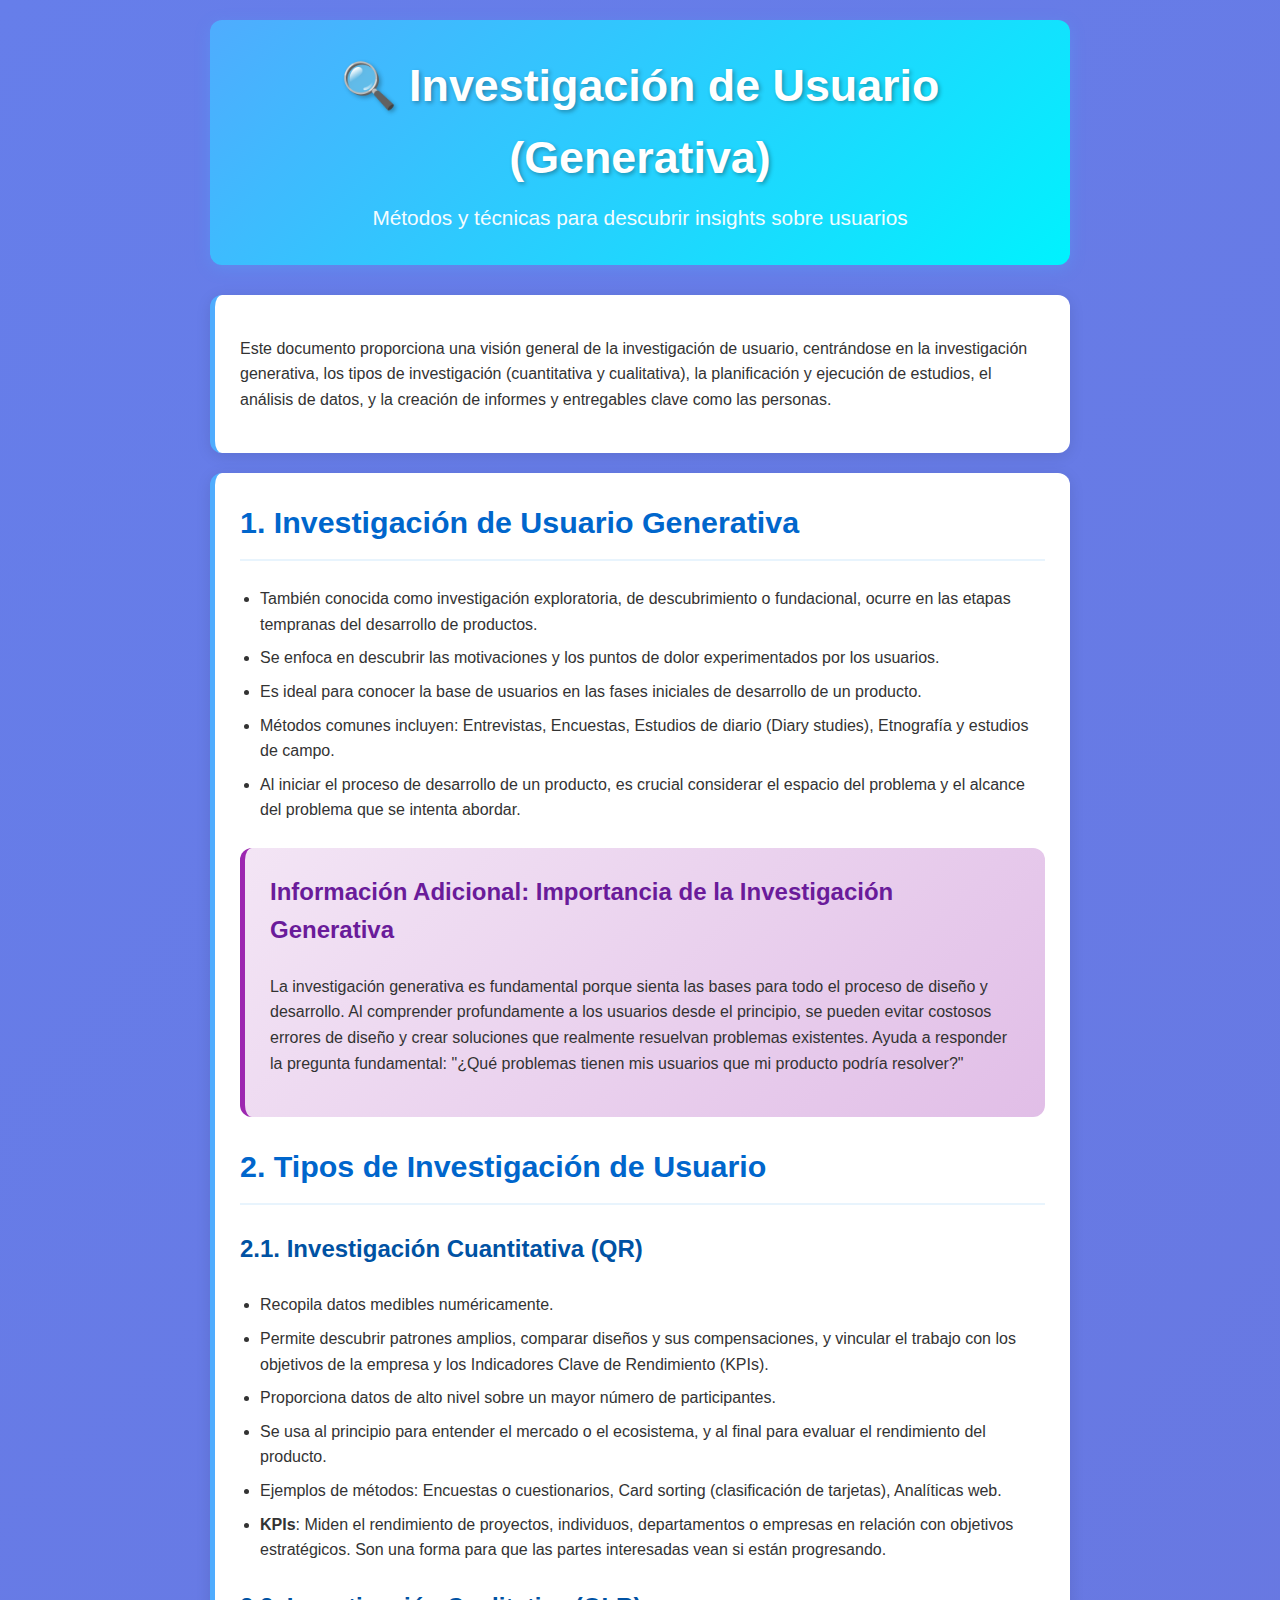
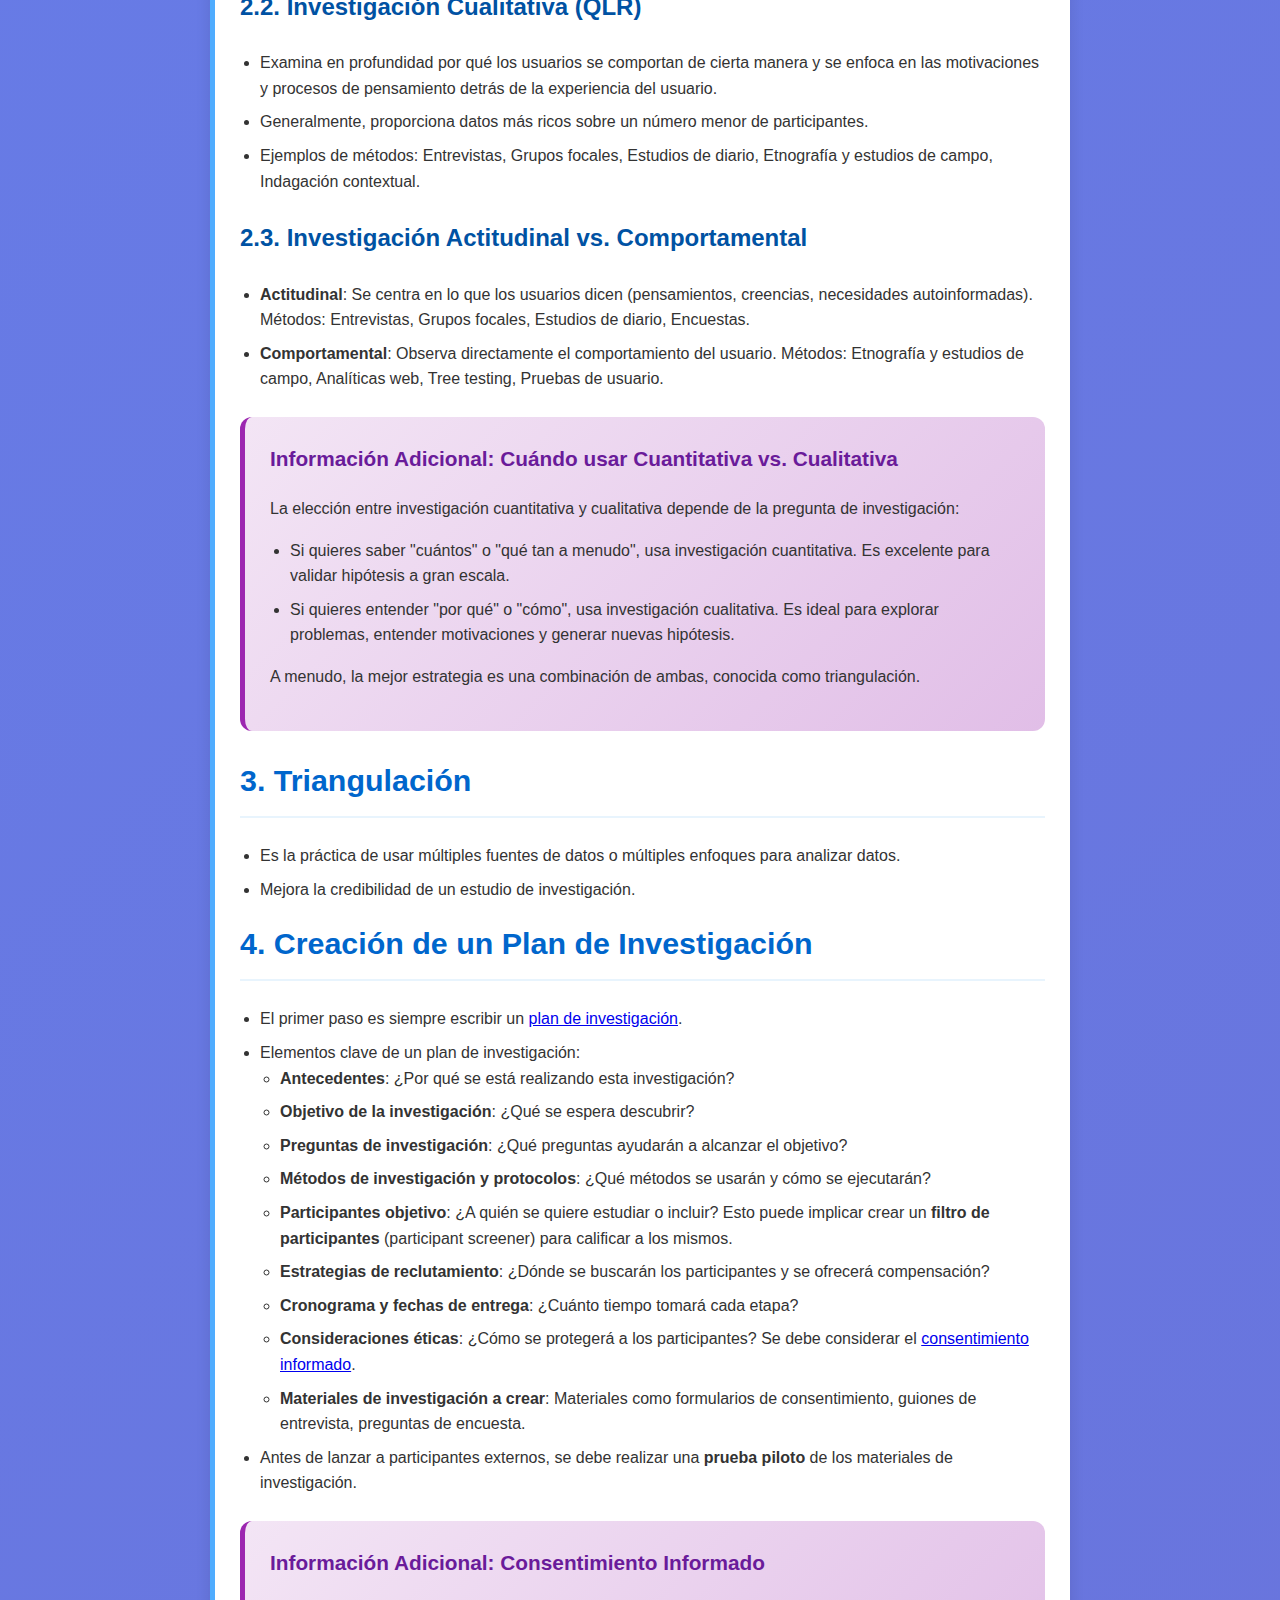
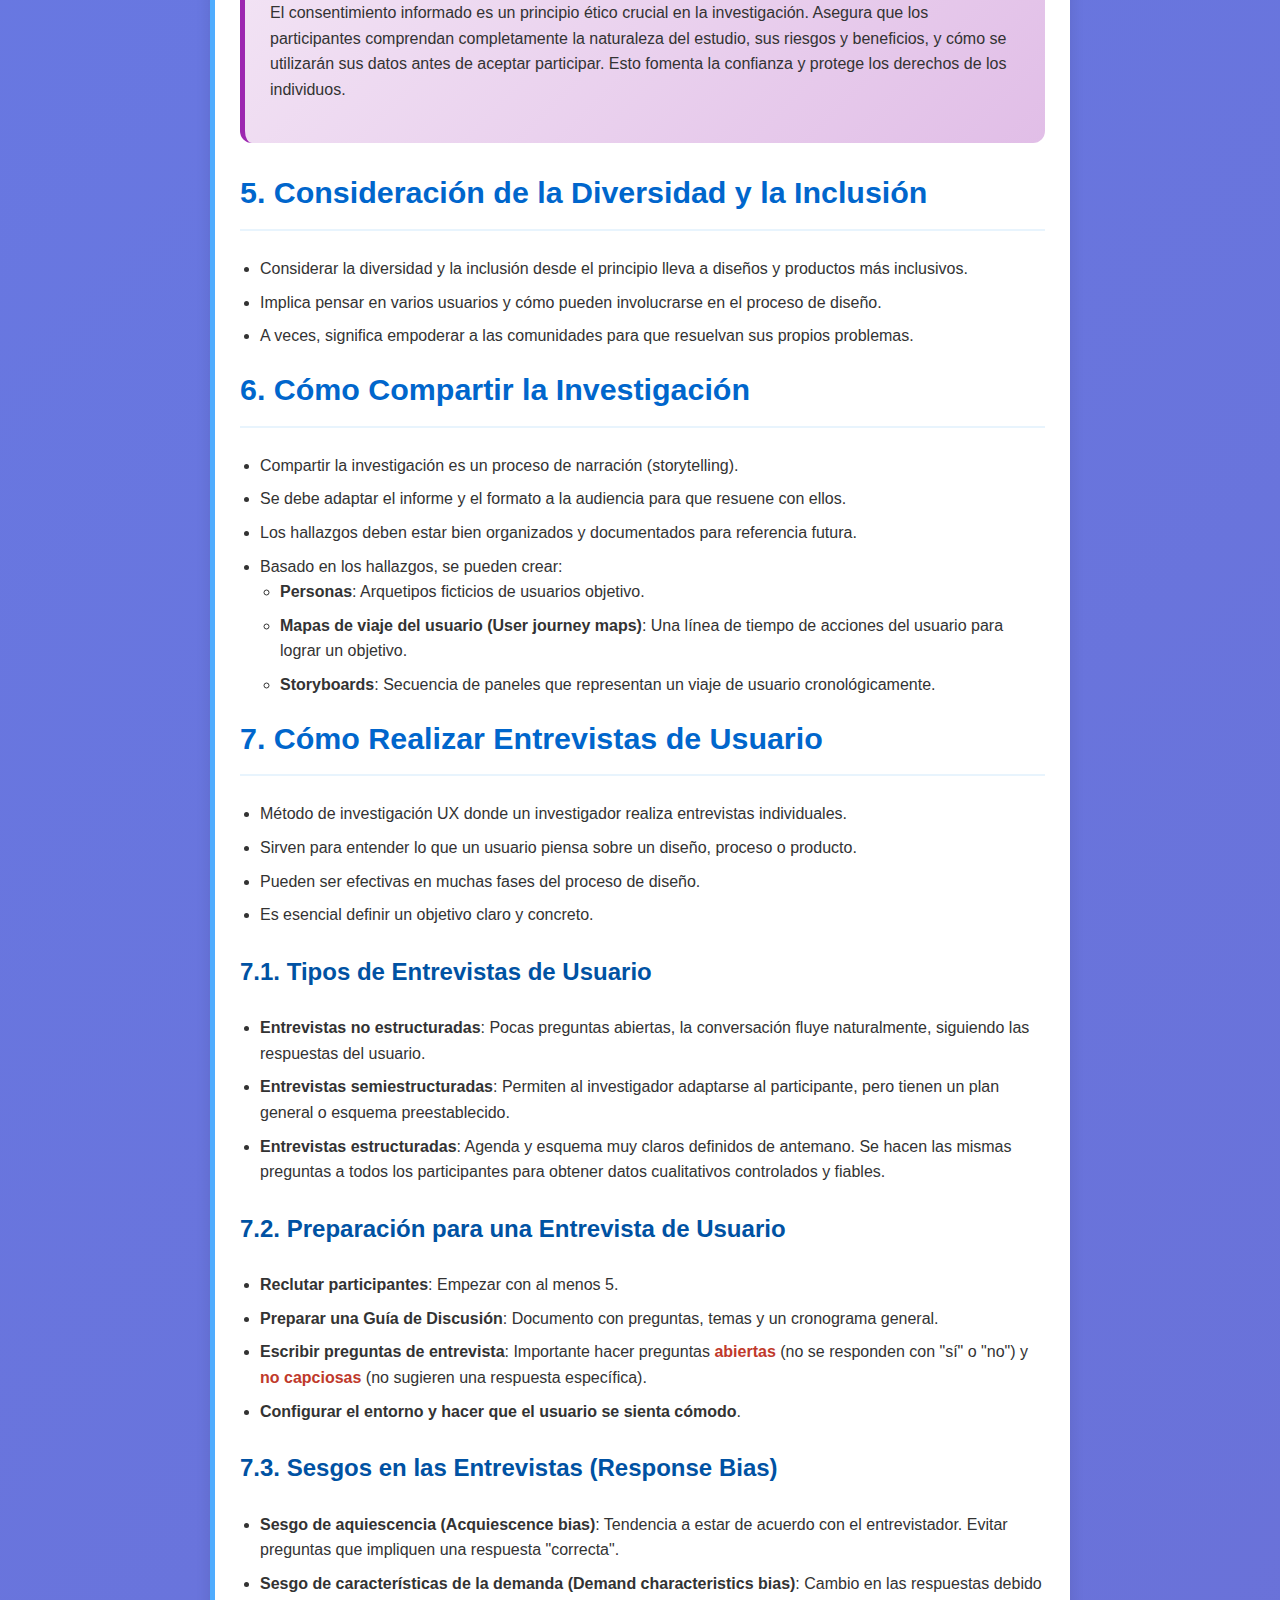
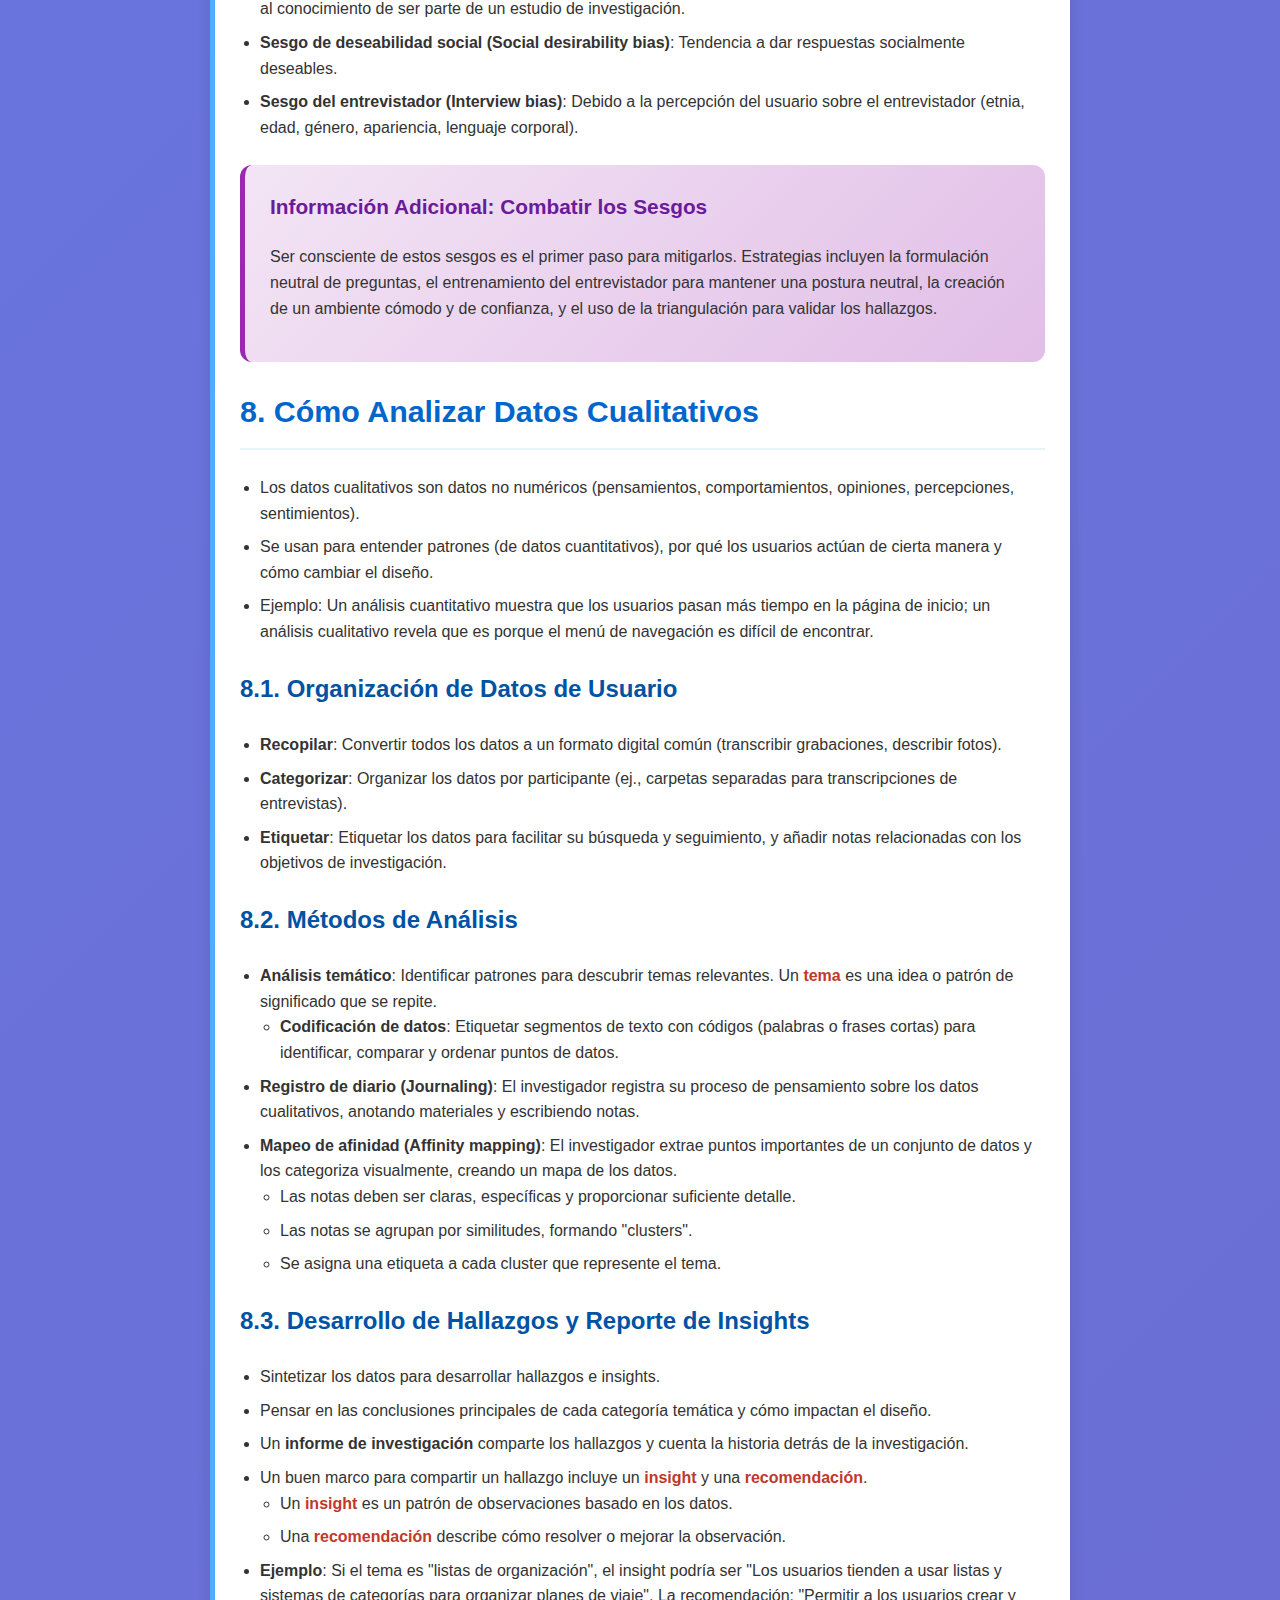
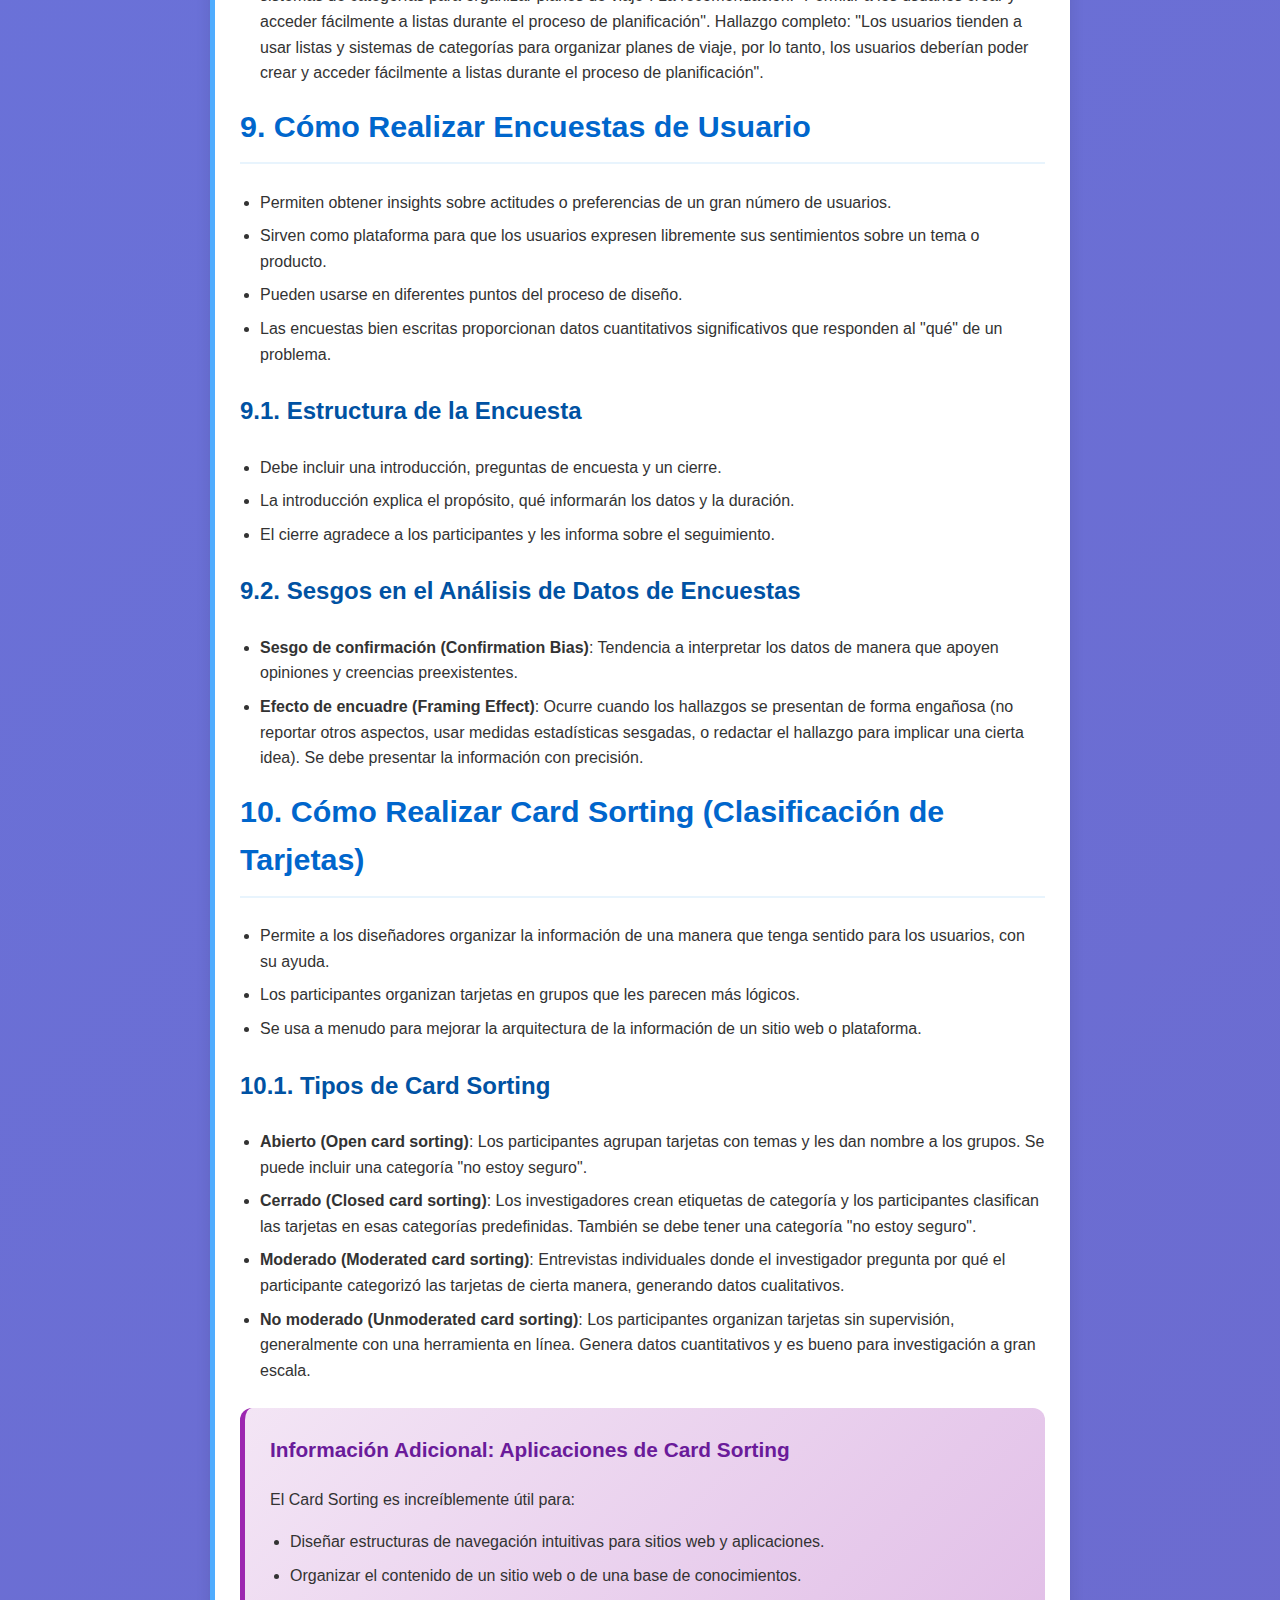
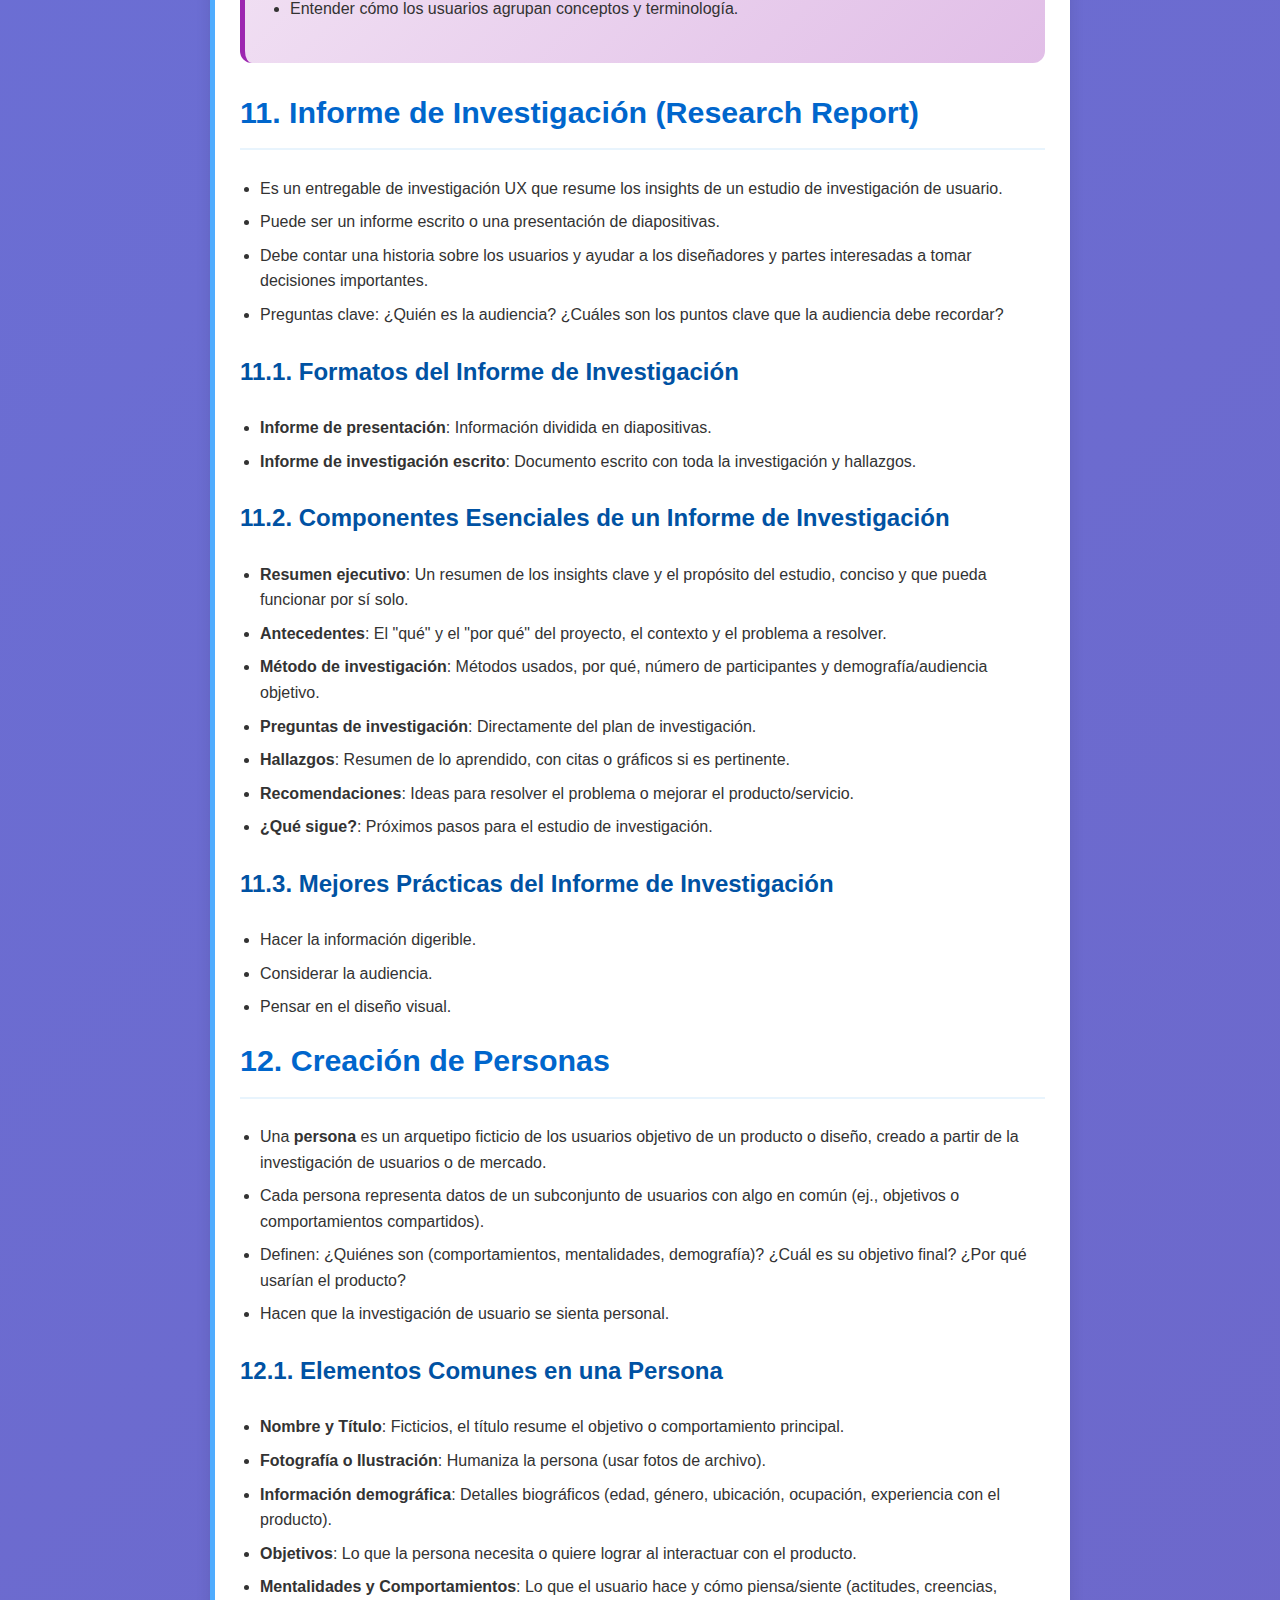
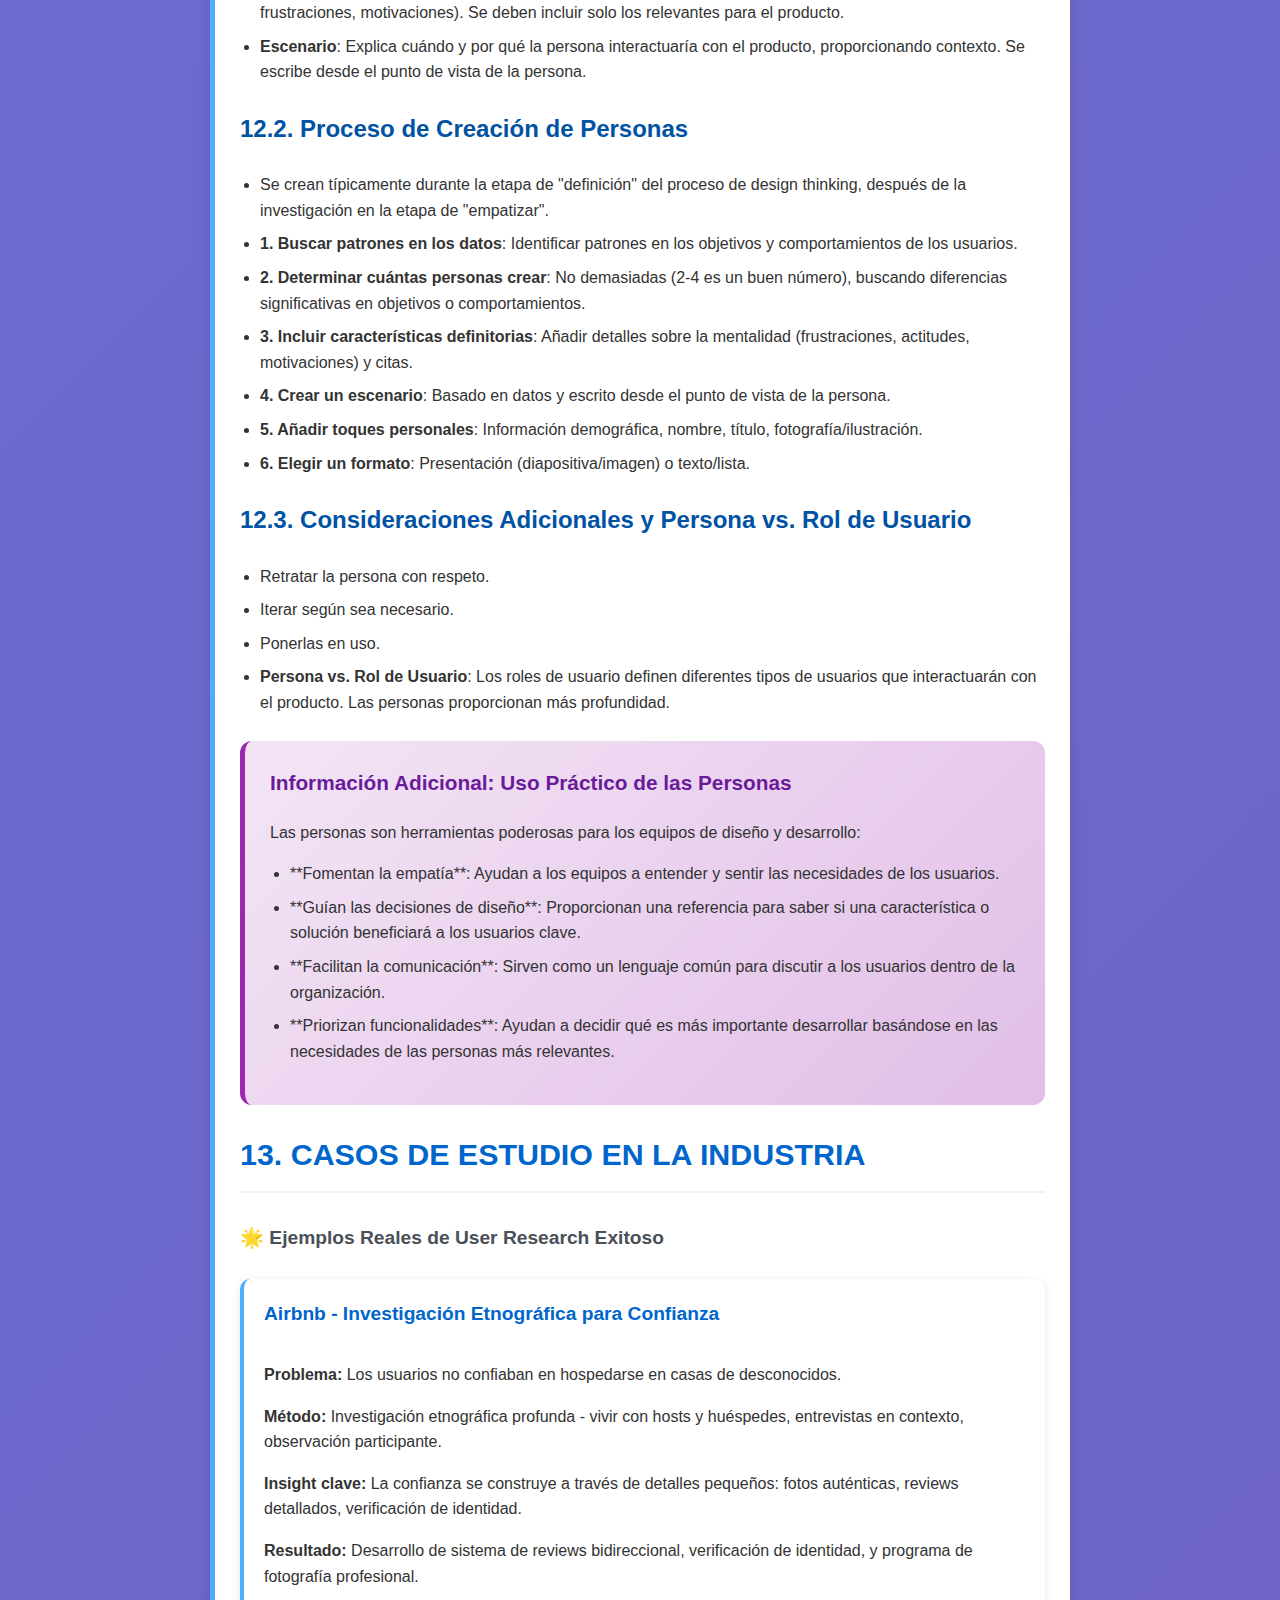
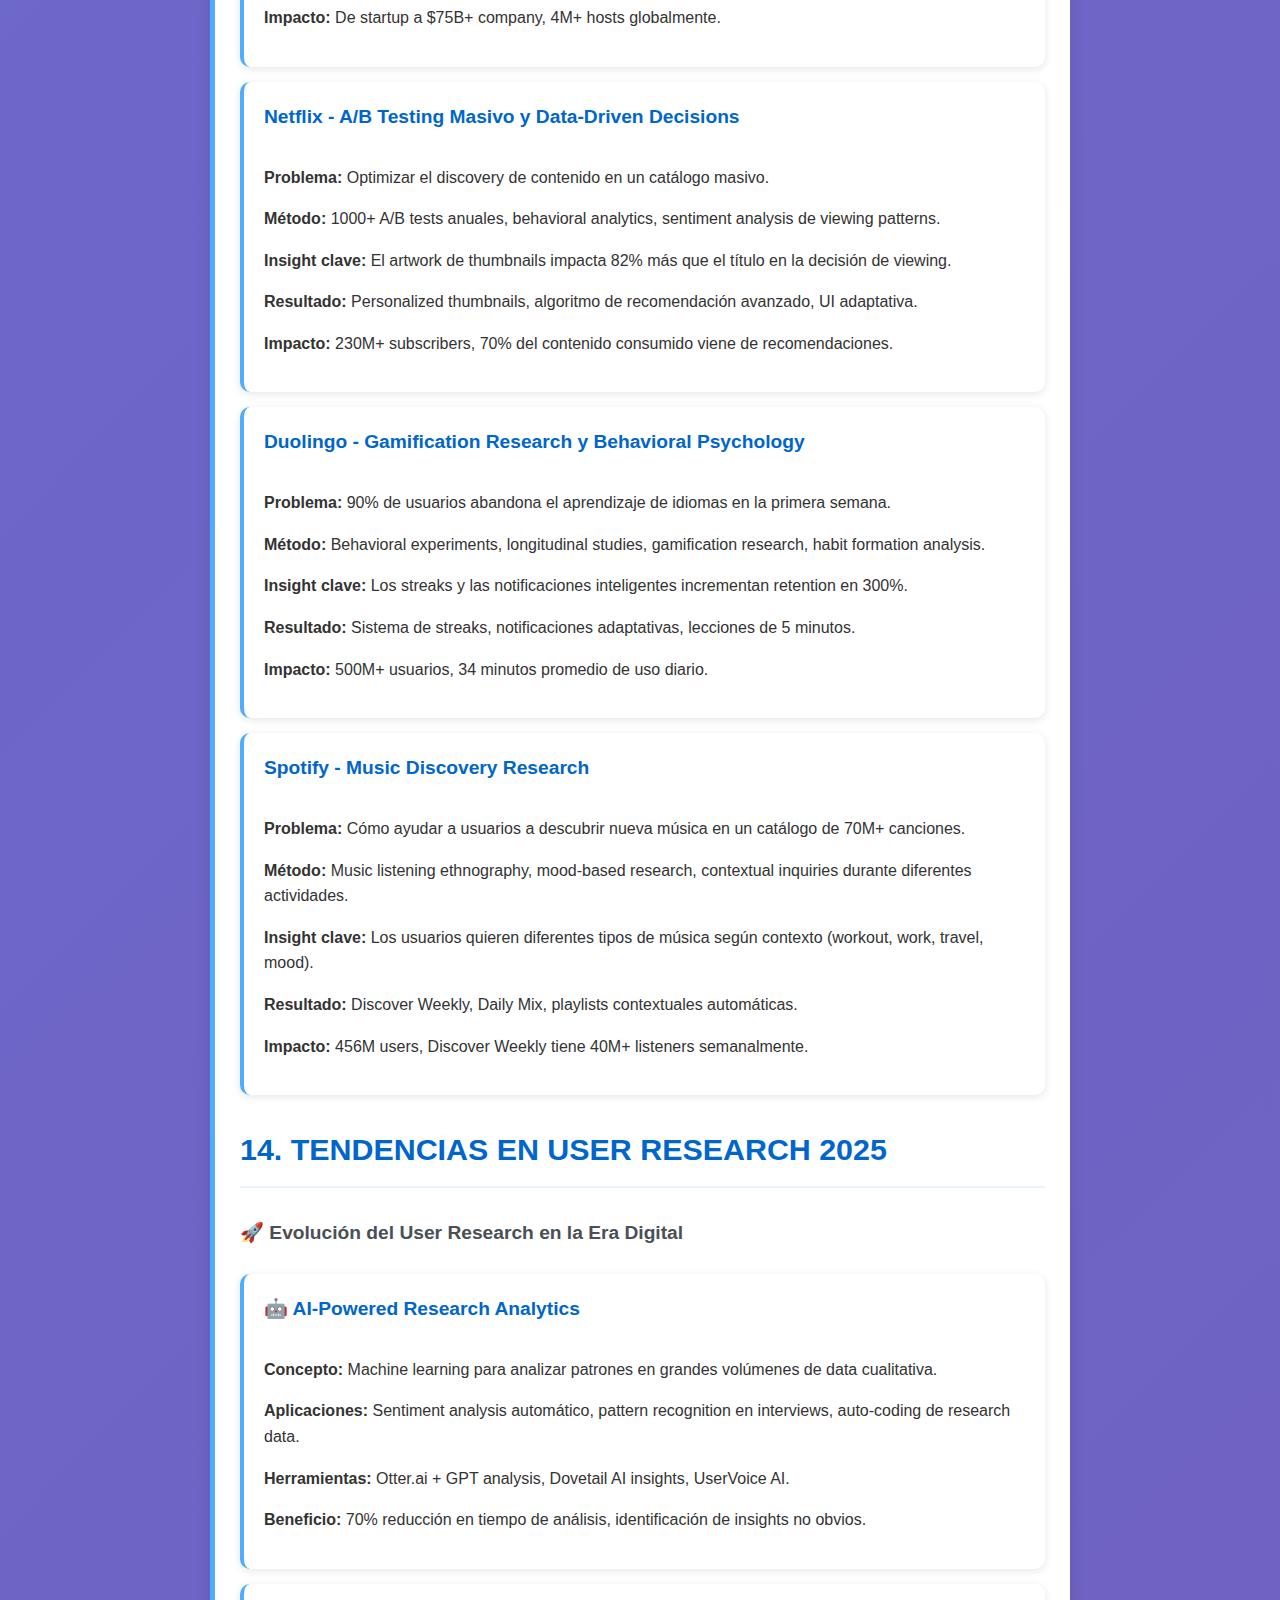
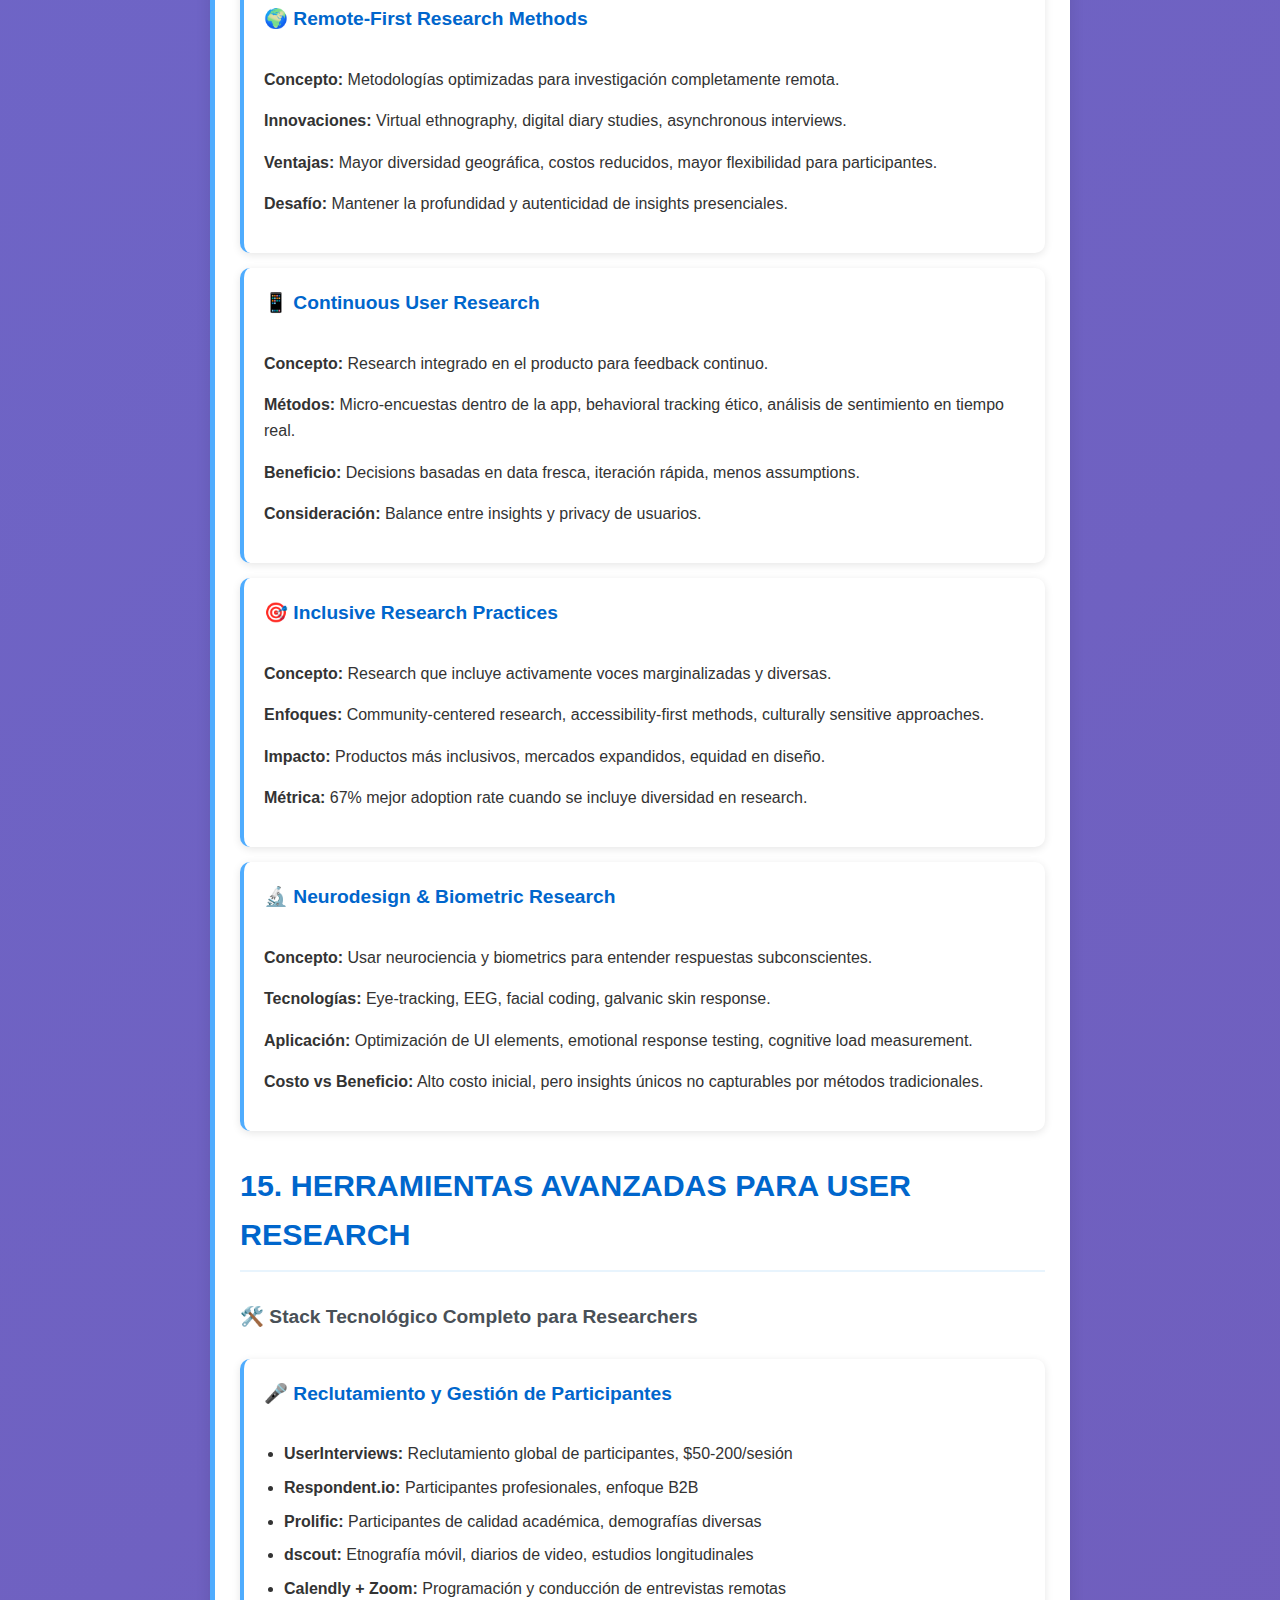
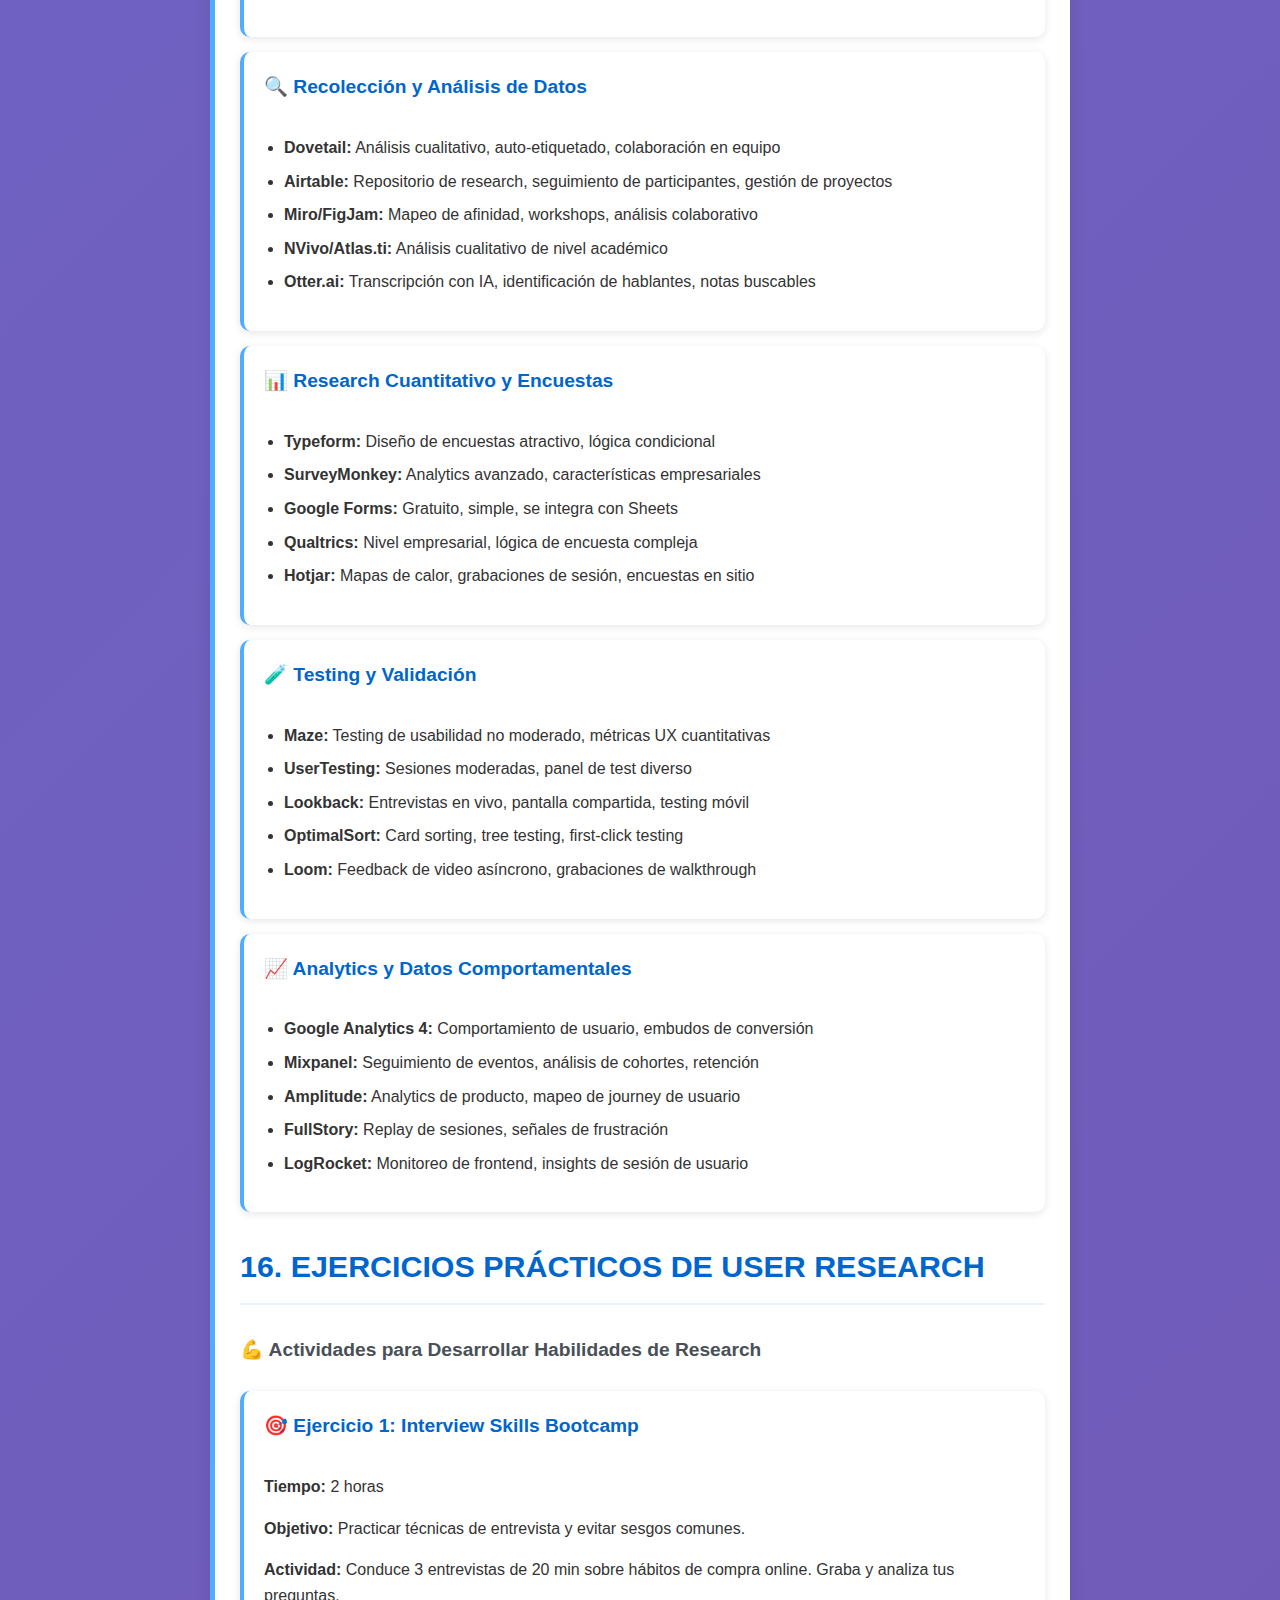
<file: User Research-Generative.html>
<!DOCTYPE html>
<html lang="es">
  <head>
    <meta charset="UTF-8" />
    <meta name="viewport" content="width=device-width, initial-scale=1.0" />
    <title>Resumen de Apuntes de Investigación de Usuario (Generativa)</title>
    <link rel="stylesheet" href="css/user-research.css">
  </head>
  <body>
    <div class="header">
      <h1>🔍 Investigación de Usuario (Generativa)</h1>
      <p>Métodos y técnicas para descubrir insights sobre usuarios</p>
    </div>

    <div class="section">
      <p>
        Este documento proporciona una visión general de la investigación de
        usuario, centrándose en la investigación generativa, los tipos de
        investigación (cuantitativa y cualitativa), la planificación y ejecución
        de estudios, el análisis de datos, y la creación de informes y entregables
        clave como las personas.
      </p>
    </div>

    <div class="section">
      <h2>1. Investigación de Usuario Generativa</h2>
      <ul>
        <li>
          También conocida como investigación exploratoria, de descubrimiento o
          fundacional, ocurre en las etapas tempranas del desarrollo de productos.
        </li>
        <li>
          Se enfoca en descubrir las motivaciones y los puntos de dolor
          experimentados por los usuarios.
        </li>
        <li>
          Es ideal para conocer la base de usuarios en las fases iniciales de
          desarrollo de un producto.
        </li>
        <li>
          Métodos comunes incluyen: Entrevistas, Encuestas, Estudios de diario
          (Diary studies), Etnografía y estudios de campo.
        </li>
        <li>
          Al iniciar el proceso de desarrollo de un producto, es crucial
          considerar el espacio del problema y el alcance del problema que se
          intenta abordar.
        </li>
      </ul>
      <div class="additional-info">
        <h3>Información Adicional: Importancia de la Investigación Generativa</h3>
      <p>
        La investigación generativa es fundamental porque sienta las bases para
        todo el proceso de diseño y desarrollo. Al comprender profundamente a
        los usuarios desde el principio, se pueden evitar costosos errores de
        diseño y crear soluciones que realmente resuelvan problemas existentes.
        Ayuda a responder la pregunta fundamental: "¿Qué problemas tienen mis
        usuarios que mi producto podría resolver?"
      </p>
    </div>

    <h2>2. Tipos de Investigación de Usuario</h2>

    <h3>2.1. Investigación Cuantitativa (QR)</h3>
    <ul>
      <li>Recopila datos medibles numéricamente.</li>
      <li>
        Permite descubrir patrones amplios, comparar diseños y sus
        compensaciones, y vincular el trabajo con los objetivos de la empresa y
        los Indicadores Clave de Rendimiento (KPIs).
      </li>
      <li>
        Proporciona datos de alto nivel sobre un mayor número de participantes.
      </li>
      <li>
        Se usa al principio para entender el mercado o el ecosistema, y al final
        para evaluar el rendimiento del producto.
      </li>
      <li>
        Ejemplos de métodos: Encuestas o cuestionarios, Card sorting
        (clasificación de tarjetas), Analíticas web.
      </li>
      <li>
        <strong>KPIs</strong>: Miden el rendimiento de proyectos, individuos, departamentos o
        empresas en relación con objetivos estratégicos.
        Son una forma para que las partes interesadas vean si están
        progresando.
      </li>
    </ul>

    <h3>2.2. Investigación Cualitativa (QLR)</h3>
    <ul>
      <li>
        Examina en profundidad por qué los usuarios se comportan de cierta
        manera y se enfoca en las motivaciones y procesos de pensamiento detrás
        de la experiencia del usuario.
      </li>
      <li>
        Generalmente, proporciona datos más ricos sobre un número menor de
        participantes.
      </li>
      <li>
        Ejemplos de métodos: Entrevistas, Grupos focales, Estudios de diario,
        Etnografía y estudios de campo, Indagación contextual.
      </li>
    </ul>

    <h3>2.3. Investigación Actitudinal vs. Comportamental</h3>
    <ul>
      <li>
        <strong>Actitudinal</strong>: Se centra en lo que los usuarios dicen (pensamientos,
        creencias, necesidades autoinformadas). Métodos:
        Entrevistas, Grupos focales, Estudios de diario, Encuestas.
      </li>
      <li>
        <strong>Comportamental</strong>: Observa directamente el comportamiento del usuario.
        Métodos: Etnografía y estudios de campo,
        Analíticas web, Tree testing, Pruebas de usuario.
      </li>
    </ul>
    <div class="info-adicional">
      <h3>Información Adicional: Cuándo usar Cuantitativa vs. Cualitativa</h3>
      <p>
        La elección entre investigación cuantitativa y cualitativa depende de la
        pregunta de investigación:
      </p>
      <ul>
        <li>
          Si quieres saber "cuántos" o "qué tan a menudo", usa investigación
          cuantitativa. Es excelente para validar hipótesis a gran escala.
        </li>
        <li>
          Si quieres entender "por qué" o "cómo", usa investigación cualitativa.
          Es ideal para explorar problemas, entender motivaciones y generar
          nuevas hipótesis.
        </li>
      </ul>
      <p>
        A menudo, la mejor estrategia es una combinación de ambas, conocida como
        triangulación.
      </p>
    </div>

    <h2>3. Triangulación</h2>
    <ul>
      <li>
        Es la práctica de usar múltiples fuentes de datos o múltiples enfoques
        para analizar datos.
      </li>
      <li>Mejora la credibilidad de un estudio de investigación.</li>
    </ul>

    <h2>4. Creación de un Plan de Investigación</h2>
    <ul>
      <li>
        El primer paso es siempre escribir un
        <a href="#plan-investigacion-detalles">plan de investigación</a>.
      </li>
      <li>
        Elementos clave de un plan de investigación:
        <ul>
          <li>
            <strong>Antecedentes</strong>: ¿Por qué se está realizando esta investigación?
          </li>
          <li>
            <strong>Objetivo de la investigación</strong>: ¿Qué se espera descubrir?
          </li>
          <li>
            <strong>Preguntas de investigación</strong>: ¿Qué preguntas ayudarán a alcanzar
            el objetivo?
          </li>
          <li>
            <strong>Métodos de investigación y protocolos</strong>: ¿Qué métodos se usarán y
            cómo se ejecutarán?
          </li>
          <li>
            <strong>Participantes objetivo</strong>: ¿A quién se quiere estudiar o incluir?
            Esto puede implicar crear un <strong>filtro
            de participantes</strong> (participant screener) para calificar a los
            mismos.
          </li>
          <li>
            <strong>Estrategias de reclutamiento</strong>: ¿Dónde se buscarán los
            participantes y se ofrecerá compensación?
          </li>
          <li>
            <strong>Cronograma y fechas de entrega</strong>: ¿Cuánto tiempo tomará cada
            etapa?
          </li>
          <li>
            <strong>Consideraciones éticas</strong>: ¿Cómo se protegerá a los participantes?
            Se debe considerar el
            <a href="#consentimiento-informado">consentimiento informado</a>.
          </li>
          <li>
            <strong>Materiales de investigación a crear</strong>: Materiales como formularios
            de consentimiento, guiones de entrevista, preguntas de encuesta.
          </li>
        </ul>
      </li>
      <li>
        Antes de lanzar a participantes externos, se debe realizar una <strong>prueba
        piloto</strong> de los materiales de investigación.
      </li>
    </ul>
    <div class="info-adicional">
      <h3 id="consentimiento-informado">
        Información Adicional: Consentimiento Informado
      </h3>
      <p>
        El consentimiento informado es un principio ético crucial en la
        investigación. Asegura que los participantes comprendan completamente la
        naturaleza del estudio, sus riesgos y beneficios, y cómo se utilizarán
        sus datos antes de aceptar participar. Esto fomenta la confianza y
        protege los derechos de los individuos.
      </p>
    </div>

    <h2>5. Consideración de la Diversidad y la Inclusión</h2>
    <ul>
      <li>
        Considerar la diversidad y la inclusión desde el principio lleva a
        diseños y productos más inclusivos.
      </li>
      <li>
        Implica pensar en varios usuarios y cómo pueden involucrarse en el
        proceso de diseño.
      </li>
      <li>
        A veces, significa empoderar a las comunidades para que resuelvan sus
        propios problemas.
      </li>
    </ul>

    <h2>6. Cómo Compartir la Investigación</h2>
    <ul>
      <li>
        Compartir la investigación es un proceso de narración (storytelling).
      </li>
      <li>
        Se debe adaptar el informe y el formato a la audiencia para que resuene
        con ellos.
      </li>
      <li>
        Los hallazgos deben estar bien organizados y documentados para
        referencia futura.
      </li>
      <li>
        Basado en los hallazgos, se pueden crear:
        <ul>
          <li>
            <strong>Personas</strong>: Arquetipos ficticios de usuarios objetivo.
          </li>
          <li>
            <strong>Mapas de viaje del usuario (User journey maps)</strong>: Una línea de
            tiempo de acciones del usuario para lograr un objetivo.
          </li>
          <li>
            <strong>Storyboards</strong>: Secuencia de paneles que representan un viaje de
            usuario cronológicamente.
          </li>
        </ul>
      </li>
    </ul>

    <h2>7. Cómo Realizar Entrevistas de Usuario</h2>
    <ul>
      <li>
        Método de investigación UX donde un investigador realiza entrevistas
        individuales.
      </li>
      <li>
        Sirven para entender lo que un usuario piensa sobre un diseño, proceso o
        producto.
      </li>
      <li>
        Pueden ser efectivas en muchas fases del proceso de diseño.
      </li>
      <li>
        Es esencial definir un objetivo claro y concreto.
      </li>
    </ul>

    <h3>7.1. Tipos de Entrevistas de Usuario</h3>
    <ul>
      <li>
        <strong>Entrevistas no estructuradas</strong>: Pocas preguntas abiertas, la
        conversación fluye naturalmente, siguiendo las respuestas del usuario.
      </li>
      <li>
        <strong>Entrevistas semiestructuradas</strong>: Permiten al investigador adaptarse al
        participante, pero tienen un plan general o esquema preestablecido.
      </li>
      <li>
        <strong>Entrevistas estructuradas</strong>: Agenda y esquema muy claros definidos de
        antemano. Se hacen las mismas preguntas a todos los
        participantes para obtener datos cualitativos controlados y fiables.
      </li>
    </ul>

    <h3>7.2. Preparación para una Entrevista de Usuario</h3>
    <ul>
      <li><strong>Reclutar participantes</strong>: Empezar con al menos 5.</li>
      <li>
        <strong>Preparar una Guía de Discusión</strong>: Documento con preguntas, temas y un
        cronograma general.
      </li>
      <li>
        <strong>Escribir preguntas de entrevista</strong>: Importante hacer preguntas
        <b style="color: #c0392b">abiertas</b> (no se responden con "sí" o "no")
        y <b style="color: #c0392b">no capciosas</b> (no sugieren una respuesta
        específica).
      </li>
      <li>
        <strong>Configurar el entorno y hacer que el usuario se sienta cómodo</strong>.
      </li>
    </ul>

    <h3>7.3. Sesgos en las Entrevistas (Response Bias)</h3>
    <ul>
      <li>
        <strong>Sesgo de aquiescencia (Acquiescence bias)</strong>: Tendencia a estar de
        acuerdo con el entrevistador. Evitar preguntas que impliquen
        una respuesta "correcta".
      </li>
      <li>
        <strong>Sesgo de características de la demanda (Demand characteristics
        bias)</strong>: Cambio en las respuestas debido al conocimiento de ser parte de
        un estudio de investigación.
      </li>
      <li>
        <strong>Sesgo de deseabilidad social (Social desirability bias)</strong>: Tendencia a
        dar respuestas socialmente deseables.
      </li>
      <li>
        <strong>Sesgo del entrevistador (Interview bias)</strong>: Debido a la percepción del
        usuario sobre el entrevistador (etnia, edad, género, apariencia,
        lenguaje corporal).
      </li>
    </ul>
    <div class="info-adicional">
      <h3>Información Adicional: Combatir los Sesgos</h3>
      <p>
        Ser consciente de estos sesgos es el primer paso para mitigarlos.
        Estrategias incluyen la formulación neutral de preguntas, el
        entrenamiento del entrevistador para mantener una postura neutral, la
        creación de un ambiente cómodo y de confianza, y el uso de la
        triangulación para validar los hallazgos.
      </p>
    </div>

    <h2>8. Cómo Analizar Datos Cualitativos</h2>
    <ul>
      <li>
        Los datos cualitativos son datos no numéricos (pensamientos,
        comportamientos, opiniones, percepciones, sentimientos).
      </li>
      <li>
        Se usan para entender patrones (de datos cuantitativos), por qué los
        usuarios actúan de cierta manera y cómo cambiar el diseño.
      </li>
      <li>
        Ejemplo: Un análisis cuantitativo muestra que los usuarios pasan más
        tiempo en la página de inicio; un análisis cualitativo revela que es
        porque el menú de navegación es difícil de encontrar.
      </li>
    </ul>

    <h3>8.1. Organización de Datos de Usuario</h3>
    <ul>
      <li>
        <strong>Recopilar</strong>: Convertir todos los datos a un formato digital común
        (transcribir grabaciones, describir fotos).
      </li>
      <li>
        <strong>Categorizar</strong>: Organizar los datos por participante (ej., carpetas
        separadas para transcripciones de entrevistas).
      </li>
      <li>
        <strong>Etiquetar</strong>: Etiquetar los datos para facilitar su búsqueda y
        seguimiento, y añadir notas relacionadas con los objetivos de
        investigación.
      </li>
    </ul>

    <h3>8.2. Métodos de Análisis</h3>
    <ul>
      <li>
        <strong>Análisis temático</strong>: Identificar patrones para descubrir temas
        relevantes. Un
        <b style="color: #c0392b">tema</b> es una idea o patrón de significado
        que se repite.
        <ul>
          <li>
            <strong>Codificación de datos</strong>: Etiquetar segmentos de texto con códigos
            (palabras o frases cortas) para identificar, comparar y ordenar
            puntos de datos.
          </li>
        </ul>
      </li>
      <li>
        <strong>Registro de diario (Journaling)</strong>: El investigador registra su proceso
        de pensamiento sobre los datos cualitativos, anotando materiales y
        escribiendo notas.
      </li>
      <li>
        <strong>Mapeo de afinidad (Affinity mapping)</strong>: El investigador extrae puntos
        importantes de un conjunto de datos y los categoriza visualmente,
        creando un mapa de los datos.
        <ul>
          <li>
            Las notas deben ser claras, específicas y proporcionar suficiente
            detalle.
          </li>
          <li>
            Las notas se agrupan por similitudes, formando "clusters".
          </li>
          <li>
            Se asigna una etiqueta a cada cluster que represente el tema.
          </li>
        </ul>
      </li>
    </ul>

    <h3>8.3. Desarrollo de Hallazgos y Reporte de Insights</h3>
    <ul>
      <li>
        Sintetizar los datos para desarrollar hallazgos e insights.
      </li>
      <li>
        Pensar en las conclusiones principales de cada categoría temática y cómo
        impactan el diseño.
      </li>
      <li>
        Un <strong>informe de investigación</strong> comparte los hallazgos y cuenta la
        historia detrás de la investigación.
      </li>
      <li>
        Un buen marco para compartir un hallazgo incluye un
        <b style="color: #c0392b">insight</b> y una
        <b style="color: #c0392b">recomendación</b>.
        <ul>
          <li>
            Un <b style="color: #c0392b">insight</b> es un patrón de
            observaciones basado en los datos.
          </li>
          <li>
            Una <b style="color: #c0392b">recomendación</b> describe cómo
            resolver o mejorar la observación.
          </li>
        </ul>
      </li>
      <li>
        <strong>Ejemplo</strong>: Si el tema es "listas de organización", el insight podría
        ser "Los usuarios tienden a usar listas y sistemas de categorías para
        organizar planes de viaje". La recomendación: "Permitir a los usuarios
        crear y acceder fácilmente a listas durante el proceso de
        planificación". Hallazgo completo: "Los usuarios tienden a
        usar listas y sistemas de categorías para organizar planes de viaje, por
        lo tanto, los usuarios deberían poder crear y acceder fácilmente a
        listas durante el proceso de planificación".
      </li>
    </ul>

    <h2>9. Cómo Realizar Encuestas de Usuario</h2>
    <ul>
      <li>
        Permiten obtener insights sobre actitudes o preferencias de un gran
        número de usuarios.
      </li>
      <li>
        Sirven como plataforma para que los usuarios expresen libremente sus
        sentimientos sobre un tema o producto.
      </li>
      <li>
        Pueden usarse en diferentes puntos del proceso de diseño.
      </li>
      <li>
        Las encuestas bien escritas proporcionan datos cuantitativos
        significativos que responden al "qué" de un problema.
      </li>
    </ul>

    <h3>9.1. Estructura de la Encuesta</h3>
    <ul>
      <li>
        Debe incluir una introducción, preguntas de encuesta y un cierre.
      </li>
      <li>
        La introducción explica el propósito, qué informarán los datos y la
        duración.
      </li>
      <li>
        El cierre agradece a los participantes y les informa sobre el
        seguimiento.
      </li>
    </ul>

    <h3>9.2. Sesgos en el Análisis de Datos de Encuestas</h3>
    <ul>
      <li>
        <strong>Sesgo de confirmación (Confirmation Bias)</strong>: Tendencia a interpretar
        los datos de manera que apoyen opiniones y creencias preexistentes.
      </li>
      <li>
        <strong>Efecto de encuadre (Framing Effect)</strong>: Ocurre cuando los hallazgos se
        presentan de forma engañosa (no reportar otros aspectos, usar medidas
        estadísticas sesgadas, o redactar el hallazgo para implicar una cierta
        idea). Se debe presentar la información con
        precisión.
      </li>
    </ul>

    <h2>10. Cómo Realizar Card Sorting (Clasificación de Tarjetas)</h2>
    <ul>
      <li>
        Permite a los diseñadores organizar la información de una manera que
        tenga sentido para los usuarios, con su ayuda.
      </li>
      <li>
        Los participantes organizan tarjetas en grupos que les parecen más
        lógicos.
      </li>
      <li>
        Se usa a menudo para mejorar la arquitectura de la información de un
        sitio web o plataforma.
      </li>
    </ul>

    <h3>10.1. Tipos de Card Sorting</h3>
    <ul>
      <li>
        <strong>Abierto (Open card sorting)</strong>: Los participantes agrupan tarjetas con
        temas y les dan nombre a los grupos. Se
        puede incluir una categoría "no estoy seguro".
      </li>
      <li>
        <strong>Cerrado (Closed card sorting)</strong>: Los investigadores crean etiquetas de
        categoría y los participantes clasifican las tarjetas en esas categorías
        predefinidas. También se debe tener una
        categoría "no estoy seguro".
      </li>
      <li>
        <strong>Moderado (Moderated card sorting)</strong>: Entrevistas individuales donde el
        investigador pregunta por qué el participante categorizó las tarjetas de
        cierta manera, generando datos cualitativos.
      </li>
      <li>
        <strong>No moderado (Unmoderated card sorting)</strong>: Los participantes organizan
        tarjetas sin supervisión, generalmente con una herramienta en línea.
        Genera datos cuantitativos y es bueno para investigación a
        gran escala.
      </li>
    </ul>
    <div class="info-adicional">
      <h3>Información Adicional: Aplicaciones de Card Sorting</h3>
      <p>El Card Sorting es increíblemente útil para:</p>
      <ul>
        <li>
          Diseñar estructuras de navegación intuitivas para sitios web y
          aplicaciones.
        </li>
        <li>
          Organizar el contenido de un sitio web o de una base de conocimientos.
        </li>
        <li>Entender cómo los usuarios agrupan conceptos y terminología.</li>
      </ul>
    </div>

    <h2>11. Informe de Investigación (Research Report)</h2>
    <ul>
      <li>
        Es un entregable de investigación UX que resume los insights de un
        estudio de investigación de usuario.
      </li>
      <li>
        Puede ser un informe escrito o una presentación de diapositivas.
      </li>
      <li>
        Debe contar una historia sobre los usuarios y ayudar a los diseñadores y
        partes interesadas a tomar decisiones importantes.
      </li>
      <li>
        Preguntas clave: ¿Quién es la audiencia? ¿Cuáles son los
        puntos clave que la audiencia debe recordar?
      </li>
    </ul>

    <h3>11.1. Formatos del Informe de Investigación</h3>
    <ul>
      <li>
        <strong>Informe de presentación</strong>: Información dividida en diapositivas.
      </li>
      <li>
        <strong>Informe de investigación escrito</strong>: Documento escrito con toda la
        investigación y hallazgos.
      </li>
    </ul>

    <h3>11.2. Componentes Esenciales de un Informe de Investigación</h3>
    <ul>
      <li>
        <strong>Resumen ejecutivo</strong>: Un resumen de los insights clave y el propósito
        del estudio, conciso y que pueda funcionar por sí solo.
      </li>
      <li>
        <strong>Antecedentes</strong>: El "qué" y el "por qué" del proyecto, el contexto y el
        problema a resolver.
      </li>
      <li>
        <strong>Método de investigación</strong>: Métodos usados, por qué, número de
        participantes y demografía/audiencia objetivo.
      </li>
      <li>
        <strong>Preguntas de investigación</strong>: Directamente del plan de investigación.
      </li>
      <li>
        <strong>Hallazgos</strong>: Resumen de lo aprendido, con citas o gráficos si es
        pertinente.
      </li>
      <li>
        <strong>Recomendaciones</strong>: Ideas para resolver el problema o mejorar el
        producto/servicio.
      </li>
      <li>
        <strong>¿Qué sigue?</strong>: Próximos pasos para el estudio de investigación.
      </li>
    </ul>

    <h3>11.3. Mejores Prácticas del Informe de Investigación</h3>
    <ul>
      <li>Hacer la información digerible.</li>
      <li>Considerar la audiencia.</li>
      <li>Pensar en el diseño visual.</li>
    </ul>

    <h2>12. Creación de Personas</h2>
    <ul>
      <li>
        Una <strong>persona</strong> es un arquetipo ficticio de los usuarios objetivo de un
        producto o diseño, creado a partir de la investigación de usuarios o de
        mercado.
      </li>
      <li>
        Cada persona representa datos de un subconjunto de usuarios con algo en
        común (ej., objetivos o comportamientos compartidos).
      </li>
      <li>
        Definen: ¿Quiénes son (comportamientos, mentalidades, demografía)?
        ¿Cuál es su objetivo final?
        ¿Por qué usarían el producto?
      </li>
      <li>
        Hacen que la investigación de usuario se sienta personal.
      </li>
    </ul>

    <h3>12.1. Elementos Comunes en una Persona</h3>
    <ul>
      <li>
        <strong>Nombre y Título</strong>: Ficticios, el título resume el objetivo o
        comportamiento principal.
      </li>
      <li>
        <strong>Fotografía o Ilustración</strong>: Humaniza la persona (usar fotos de
        archivo).
      </li>
      <li>
        <strong>Información demográfica</strong>: Detalles biográficos (edad, género,
        ubicación, ocupación, experiencia con el producto).
      </li>
      <li>
        <strong>Objetivos</strong>: Lo que la persona necesita o quiere lograr al interactuar
        con el producto.
      </li>
      <li>
        <strong>Mentalidades y Comportamientos</strong>: Lo que el usuario hace y cómo
        piensa/siente (actitudes, creencias, frustraciones, motivaciones).
        Se deben incluir solo los relevantes para
        el producto.
      </li>
      <li>
        <strong>Escenario</strong>: Explica cuándo y por qué la persona interactuaría con el
        producto, proporcionando contexto. Se
        escribe desde el punto de vista de la persona.
      </li>
    </ul>

    <h3>12.2. Proceso de Creación de Personas</h3>
    <ul>
      <li>
        Se crean típicamente durante la etapa de "definición" del proceso de
        design thinking, después de la investigación en la etapa de "empatizar".
      </li>
      <li>
        <strong>1. Buscar patrones en los datos</strong>: Identificar patrones en
        los objetivos y comportamientos de los usuarios.
      </li>
      <li>
        <strong>2. Determinar cuántas personas crear</strong>: No demasiadas (2-4
        es un buen número), buscando diferencias significativas en objetivos o
        comportamientos.
      </li>
      <li>
        <strong>3. Incluir características definitorias</strong>: Añadir detalles
        sobre la mentalidad (frustraciones, actitudes, motivaciones) y citas.
      </li>
      <li>
        <strong>4. Crear un escenario</strong>: Basado en datos y escrito desde
        el punto de vista de la persona.
      </li>
      <li>
        <strong>5. Añadir toques personales</strong>: Información demográfica,
        nombre, título, fotografía/ilustración.
      </li>
      <li>
        <strong>6. Elegir un formato</strong>: Presentación (diapositiva/imagen)
        o texto/lista.
      </li>
    </ul>

    <h3>12.3. Consideraciones Adicionales y Persona vs. Rol de Usuario</h3>
    <ul>
      <li>Retratar la persona con respeto.</li>
      <li>Iterar según sea necesario.</li>
      <li>Ponerlas en uso.</li>
      <li>
        <strong>Persona vs. Rol de Usuario</strong>: Los roles de usuario definen diferentes
        tipos de usuarios que interactuarán con el producto. Las
        personas proporcionan más profundidad.
      </li>
    </ul>
    <div class="info-adicional">
      <h3>Información Adicional: Uso Práctico de las Personas</h3>
      <p>
        Las personas son herramientas poderosas para los equipos de diseño y
        desarrollo:
      </p>
      <ul>
        <li>
          **Fomentan la empatía**: Ayudan a los equipos a entender y sentir las
          necesidades de los usuarios.
        </li>
        <li>
          **Guían las decisiones de diseño**: Proporcionan una referencia para
          saber si una característica o solución beneficiará a los usuarios
          clave.
        </li>
        <li>
          **Facilitan la comunicación**: Sirven como un lenguaje común para
          discutir a los usuarios dentro de la organización.
        </li>
        <li>
          **Priorizan funcionalidades**: Ayudan a decidir qué es más importante
          desarrollar basándose en las necesidades de las personas más
          relevantes.
        </li>
      </ul>
    </div>
    
    <h2>13. CASOS DE ESTUDIO EN LA INDUSTRIA</h2>
    
    <div class="real-world-examples">
      <h4>🌟 Ejemplos Reales de User Research Exitoso</h4>
      
      <div class="example-card">
        <h5>Airbnb - Investigación Etnográfica para Confianza</h5>
        <p><strong>Problema:</strong> Los usuarios no confiaban en hospedarse en casas de desconocidos.</p>
        <p><strong>Método:</strong> Investigación etnográfica profunda - vivir con hosts y huéspedes, entrevistas en contexto, observación participante.</p>
        <p><strong>Insight clave:</strong> La confianza se construye a través de detalles pequeños: fotos auténticas, reviews detallados, verificación de identidad.</p>
        <p><strong>Resultado:</strong> Desarrollo de sistema de reviews bidireccional, verificación de identidad, y programa de fotografía profesional.</p>
        <p><strong>Impacto:</strong> De startup a $75B+ company, 4M+ hosts globalmente.</p>
      </div>
      
      <div class="example-card">
        <h5>Netflix - A/B Testing Masivo y Data-Driven Decisions</h5>
        <p><strong>Problema:</strong> Optimizar el discovery de contenido en un catálogo masivo.</p>
        <p><strong>Método:</strong> 1000+ A/B tests anuales, behavioral analytics, sentiment analysis de viewing patterns.</p>
        <p><strong>Insight clave:</strong> El artwork de thumbnails impacta 82% más que el título en la decisión de viewing.</p>
        <p><strong>Resultado:</strong> Personalized thumbnails, algoritmo de recomendación avanzado, UI adaptativa.</p>
        <p><strong>Impacto:</strong> 230M+ subscribers, 70% del contenido consumido viene de recomendaciones.</p>
      </div>
      
      <div class="example-card">
        <h5>Duolingo - Gamification Research y Behavioral Psychology</h5>
        <p><strong>Problema:</strong> 90% de usuarios abandona el aprendizaje de idiomas en la primera semana.</p>
        <p><strong>Método:</strong> Behavioral experiments, longitudinal studies, gamification research, habit formation analysis.</p>
        <p><strong>Insight clave:</strong> Los streaks y las notificaciones inteligentes incrementan retention en 300%.</p>
        <p><strong>Resultado:</strong> Sistema de streaks, notificaciones adaptativas, lecciones de 5 minutos.</p>
        <p><strong>Impacto:</strong> 500M+ usuarios, 34 minutos promedio de uso diario.</p>
      </div>
      
      <div class="example-card">
        <h5>Spotify - Music Discovery Research</h5>
        <p><strong>Problema:</strong> Cómo ayudar a usuarios a descubrir nueva música en un catálogo de 70M+ canciones.</p>
        <p><strong>Método:</strong> Music listening ethnography, mood-based research, contextual inquiries durante diferentes actividades.</p>
        <p><strong>Insight clave:</strong> Los usuarios quieren diferentes tipos de música según contexto (workout, work, travel, mood).</p>
        <p><strong>Resultado:</strong> Discover Weekly, Daily Mix, playlists contextuales automáticas.</p>
        <p><strong>Impacto:</strong> 456M users, Discover Weekly tiene 40M+ listeners semanalmente.</p>
      </div>
    </div>

    <h2>14. TENDENCIAS EN USER RESEARCH 2025</h2>
    
    <div class="trends-section">
      <h4>🚀 Evolución del User Research en la Era Digital</h4>
      
      <div class="trend-item">
        <h5>🤖 AI-Powered Research Analytics</h5>
        <p><strong>Concepto:</strong> Machine learning para analizar patrones en grandes volúmenes de data cualitativa.</p>
        <p><strong>Aplicaciones:</strong> Sentiment analysis automático, pattern recognition en interviews, auto-coding de research data.</p>
        <p><strong>Herramientas:</strong> Otter.ai + GPT analysis, Dovetail AI insights, UserVoice AI.</p>
        <p><strong>Beneficio:</strong> 70% reducción en tiempo de análisis, identificación de insights no obvios.</p>
      </div>
      
      <div class="trend-item">
        <h5>🌍 Remote-First Research Methods</h5>
        <p><strong>Concepto:</strong> Metodologías optimizadas para investigación completamente remota.</p>
        <p><strong>Innovaciones:</strong> Virtual ethnography, digital diary studies, asynchronous interviews.</p>
        <p><strong>Ventajas:</strong> Mayor diversidad geográfica, costos reducidos, mayor flexibilidad para participantes.</p>
        <p><strong>Desafío:</strong> Mantener la profundidad y autenticidad de insights presenciales.</p>
      </div>
      
      <div class="trend-item">
        <h5>📱 Continuous User Research</h5>
        <p><strong>Concepto:</strong> Research integrado en el producto para feedback continuo.</p>
        <p><strong>Métodos:</strong> Micro-encuestas dentro de la app, behavioral tracking ético, análisis de sentimiento en tiempo real.</p>
        <p><strong>Beneficio:</strong> Decisions basadas en data fresca, iteración rápida, menos assumptions.</p>
        <p><strong>Consideración:</strong> Balance entre insights y privacy de usuarios.</p>
      </div>
      
      <div class="trend-item">
        <h5>🎯 Inclusive Research Practices</h5>
        <p><strong>Concepto:</strong> Research que incluye activamente voces marginalizadas y diversas.</p>
        <p><strong>Enfoques:</strong> Community-centered research, accessibility-first methods, culturally sensitive approaches.</p>
        <p><strong>Impacto:</strong> Productos más inclusivos, mercados expandidos, equidad en diseño.</p>
        <p><strong>Métrica:</strong> 67% mejor adoption rate cuando se incluye diversidad en research.</p>
      </div>
      
      <div class="trend-item">
        <h5>🔬 Neurodesign & Biometric Research</h5>
        <p><strong>Concepto:</strong> Usar neurociencia y biometrics para entender respuestas subconscientes.</p>
        <p><strong>Tecnologías:</strong> Eye-tracking, EEG, facial coding, galvanic skin response.</p>
        <p><strong>Aplicación:</strong> Optimización de UI elements, emotional response testing, cognitive load measurement.</p>
        <p><strong>Costo vs Beneficio:</strong> Alto costo inicial, pero insights únicos no capturables por métodos tradicionales.</p>
      </div>
    </div>

    <h2>15. HERRAMIENTAS AVANZADAS PARA USER RESEARCH</h2>
    
    <div class="tools-advanced">
      <h4>🛠️ Stack Tecnológico Completo para Researchers</h4>
      
      <div class="tool-category">
        <h5>🎤 Reclutamiento y Gestión de Participantes</h5>
        <ul>
          <li><strong>UserInterviews:</strong> Reclutamiento global de participantes, $50-200/sesión</li>
          <li><strong>Respondent.io:</strong> Participantes profesionales, enfoque B2B</li>
          <li><strong>Prolific:</strong> Participantes de calidad académica, demografías diversas</li>
          <li><strong>dscout:</strong> Etnografía móvil, diarios de video, estudios longitudinales</li>
          <li><strong>Calendly + Zoom:</strong> Programación y conducción de entrevistas remotas</li>
        </ul>
      </div>
      
      <div class="tool-category">
        <h5>🔍 Recolección y Análisis de Datos</h5>
        <ul>
          <li><strong>Dovetail:</strong> Análisis cualitativo, auto-etiquetado, colaboración en equipo</li>
          <li><strong>Airtable:</strong> Repositorio de research, seguimiento de participantes, gestión de proyectos</li>
          <li><strong>Miro/FigJam:</strong> Mapeo de afinidad, workshops, análisis colaborativo</li>
          <li><strong>NVivo/Atlas.ti:</strong> Análisis cualitativo de nivel académico</li>
          <li><strong>Otter.ai:</strong> Transcripción con IA, identificación de hablantes, notas buscables</li>
        </ul>
      </div>
      
      <div class="tool-category">
        <h5>📊 Research Cuantitativo y Encuestas</h5>
        <ul>
          <li><strong>Typeform:</strong> Diseño de encuestas atractivo, lógica condicional</li>
          <li><strong>SurveyMonkey:</strong> Analytics avanzado, características empresariales</li>
          <li><strong>Google Forms:</strong> Gratuito, simple, se integra con Sheets</li>
          <li><strong>Qualtrics:</strong> Nivel empresarial, lógica de encuesta compleja</li>
          <li><strong>Hotjar:</strong> Mapas de calor, grabaciones de sesión, encuestas en sitio</li>
        </ul>
      </div>
      
      <div class="tool-category">
        <h5>🧪 Testing y Validación</h5>
        <ul>
          <li><strong>Maze:</strong> Testing de usabilidad no moderado, métricas UX cuantitativas</li>
          <li><strong>UserTesting:</strong> Sesiones moderadas, panel de test diverso</li>
          <li><strong>Lookback:</strong> Entrevistas en vivo, pantalla compartida, testing móvil</li>
          <li><strong>OptimalSort:</strong> Card sorting, tree testing, first-click testing</li>
          <li><strong>Loom:</strong> Feedback de video asíncrono, grabaciones de walkthrough</li>
        </ul>
      </div>
      
      <div class="tool-category">
        <h5>📈 Analytics y Datos Comportamentales</h5>
        <ul>
          <li><strong>Google Analytics 4:</strong> Comportamiento de usuario, embudos de conversión</li>
          <li><strong>Mixpanel:</strong> Seguimiento de eventos, análisis de cohortes, retención</li>
          <li><strong>Amplitude:</strong> Analytics de producto, mapeo de journey de usuario</li>
          <li><strong>FullStory:</strong> Replay de sesiones, señales de frustración</li>
          <li><strong>LogRocket:</strong> Monitoreo de frontend, insights de sesión de usuario</li>
        </ul>
      </div>
    </div>

    <h2>16. EJERCICIOS PRÁCTICOS DE USER RESEARCH</h2>
    
    <div class="exercises-section">
      <h4>💪 Actividades para Desarrollar Habilidades de Research</h4>
      
      <div class="exercise-card">
        <h5>🎯 Ejercicio 1: Interview Skills Bootcamp</h5>
        <p><strong>Tiempo:</strong> 2 horas</p>
        <p><strong>Objetivo:</strong> Practicar técnicas de entrevista y evitar sesgos comunes.</p>
        <p><strong>Actividad:</strong> Conduce 3 entrevistas de 20 min sobre hábitos de compra online. Graba y analiza tus preguntas.</p>
        <p><strong>Desafío:</strong> Identifica 5 preguntas capciosas que hiciste y reformúlalas.</p>
        <p><strong>Entregable:</strong> Guía de entrevista mejorada + 3 insights principales.</p>
      </div>
      
      <div class="exercise-card">
        <h5>📝 Ejercicio 2: Desafío de Diseño de Encuestas</h5>
        <p><strong>Tiempo:</strong> 90 minutos</p>
        <p><strong>Objetivo:</strong> Crear una encuesta que minimice sesgos y maximice response rate.</p>
        <p><strong>Contexto:</strong> Investigar hábitos de trabajo remoto en equipos de tecnología.</p>
        <p><strong>Criterios:</strong> <15 preguntas, <5 minutos completion time, mixed question types.</p>
        <p><strong>Validación:</strong> Test con 5 personas antes de launch final.</p>
      </div>
      
      <div class="exercise-card">
        <h5>🗂️ Ejercicio 3: Affinity Mapping Workshop</h5>
        <p><strong>Tiempo:</strong> 2 horas</p>
        <p><strong>Data Set:</strong> 20 transcripciones de interviews sobre app de fitness (simuladas).</p>
        <p><strong>Proceso:</strong> Extract quotes → Group themes → Identify patterns → Generate insights.</p>
        <p><strong>Herramientas:</strong> Miro/FigJam para mapeo digital.</p>
        <p><strong>Output:</strong> 5 temas principales + 3 recomendaciones de diseño.</p>
      </div>
      
      <div class="exercise-card">
        <h5>👥 Ejercicio 4: Persona Development Lab</h5>
        <p><strong>Tiempo:</strong> 3 horas</p>
        <p><strong>Base Data:</strong> Research de una app de delivery de comida (datos proporcionados).</p>
        <p><strong>Deliverable:</strong> 3 personas distintas con scenarios realistas.</p>
        <p><strong>Incluir:</strong> Demographics, goals, frustrations, context of use, quotes reales.</p>
        <p><strong>Validation:</strong> Presenta personas a stakeholders simulados para feedback.</p>
      </div>
      
      <div class="exercise-card">
        <h5>📊 Ejercicio 5: Diseño de Estudio de Métodos Mixtos</h5>
        <p><strong>Tiempo:</strong> 4 horas</p>
        <p><strong>Desafío:</strong> Diseña estudio completo para optimizar proceso de checkout de e-commerce.</p>
        <p><strong>Incluir:</strong> Research plan, recruitment strategy, quali + quanti methods, timeline, budget estimate.</p>
        <p><strong>Constraint:</strong> $5,000 budget, 3 semanas timeline, remote-only.</p>
        <p><strong>Bonus:</strong> Risk mitigation plan para participantes que no aparecen.</p>
      </div>
    </div>

    <h2>17. MÉTRICAS Y KPIs (Key Performance Indicators - Indicadores Clave de Rendimiento) EN USER RESEARCH</h2>
    
    <div class="metrics-section">
      <h4>📊 Métricas Críticas para Research Teams</h4>
      
      <div class="metric-grid">
        <div class="metric-card">
          <div class="metric-number">5±2</div>
          <h5>Participantes por Estudio</h5>
          <p>Óptimo para estudios cualitativos</p>
        </div>
        
        <div class="metric-card">
          <div class="metric-number">30+</div>
          <h5>Sample Size Mínimo</h5>
          <p>Para estudios cuantitativos válidos</p>
        </div>
        
        <div class="metric-card">
          <div class="metric-number">80%</div>
          <h5>Inter-coder Reliability</h5>
          <p>Mínimo para análisis confiable</p>
        </div>
        
        <div class="metric-card">
          <div class="metric-number">15%</div>
          <h5>No-show Rate</h5>
          <p>Promedio industria, plan 20% extra</p>
        </div>
        
        <div class="metric-card">
          <div class="metric-number">72h</div>
          <h5>Tiempo Ideal Análisis</h5>
          <p>Desde entrevista hasta insights</p>
        </div>
        
        <div class="metric-card">
          <div class="metric-number">3-7</div>
          <h5>Insights por Estudio</h5>
          <p>Número efectivo para action</p>
        </div>
      </div>
      
      <div style="margin-top: 25px; background: rgba(255,255,255,0.1); padding: 20px; border-radius: 10px;">
        <h5>🎯 ROI (Return on Investment - Retorno de Inversión) de User Research</h5>
        <div style="display: grid; grid-template-columns: repeat(auto-fit, minmax(250px, 1fr)); gap: 20px; margin-top: 15px;">
          <div>
            <h6>💰 Ahorro de Costos</h6>
            <ul style="margin: 0; padding-left: 20px; font-size: 0.9rem;">
              <li>Prevenir rediseños costosos: $100K+ ahorrados por cada pivote mayor evitado</li>
              <li>Reducir tiempo de desarrollo: 25-40% más rápido al mercado</li>
              <li>Menores costos de soporte al cliente: Mejor UX = menos tickets</li>
            </ul>
          </div>
          <div>
            <h6>📈 Impacto en el Negocio</h6>
            <ul style="margin: 0; padding-left: 20px; font-size: 0.9rem;">
              <li>Mejoras en tasa de conversión: 2-5% de incremento típico</li>
              <li>Retención de usuarios: 15-30% de mejora</li>
              <li>Satisfacción del cliente: 20-40% de aumento en NPS (Net Promoter Score)</li>
            </ul>
          </div>
          <div>
            <h6>⚡ Eficiencia de Research</h6>
            <ul style="margin: 0; padding-left: 20px; font-size: 0.9rem;">
              <li>Ratio research-a-acción: <30 días ideal</li>
              <li>Buy-in de stakeholders: 85%+ cuando es basado en datos</li>
              <li>Confianza en diseño: 60% menos iteración necesaria</li>
            </ul>
          </div>
        </div>
      </div>
    </div>

    <h2>18. MEJORES PRÁCTICAS CONSOLIDADAS</h2>
    
    <div class="best-practices">
      <h4>🏆 Mejores Prácticas de Equipos de Research de Elite</h4>
      
      <div class="practice-item">
        <h5>🎯 Estrategia y Planificación de Research</h5>
        <ul>
          <li><strong>Siempre comenzar con objetivos claros:</strong> ¿Qué decisiones informará esta investigación?</li>
          <li><strong>Enfoque de métodos mixtos:</strong> Combinar investigación cualitativa + cuantitativa para insights robustos</li>
          <li><strong>Alineación con stakeholders:</strong> Obtener aprobación antes de comenzar, no después</li>
          <li><strong>Timeboxing (tiempo delimitado):</strong> Establecer fechas límite estrictas para evitar parálisis de análisis</li>
          <li><strong>Mitigación de riesgos:</strong> Siempre tener planes de respaldo para participantes que no asistan</li>
        </ul>
      </div>
      
      <div class="practice-item">
        <h5>👥 Excelencia en Gestión de Participantes</h5>
        <ul>
          <li><strong>Sobre-reclutar en 20%:</strong> Compensar las inevitables ausencias</li>
          <li><strong>Comunicación clara:</strong> Emails de confirmación, recordatorios, instrucciones claras</li>
          <li><strong>Compensación respetuosa:</strong> Pagar de manera justa y puntual ($50-100/hora estándar)</li>
          <li><strong>Reclutamiento inclusivo:</strong> Buscar activamente perspectivas diversas</li>
          <li><strong>Protocolo de seguimiento:</strong> Agradecer a participantes, compartir cómo se usaron los insights</li>
        </ul>
      </div>
      
      <div class="practice-item">
        <h5>🔍 Maestría en Recolección de Datos</h5>
        <ul>
          <li><strong>Probar la configuración:</strong> Audio, video, pantalla compartida antes de cada sesión</li>
          <li><strong>Escucha activa:</strong> Hacer preguntas de seguimiento, profundizar en puntos interesantes</li>
          <li><strong>Mantenerse neutral:</strong> No dirigir participantes hacia respuestas que deseas</li>
          <li><strong>Documentar todo:</strong> Notas + grabaciones + observaciones en tiempo real</li>
          <li><strong>Síntesis en tiempo real:</strong> Capturar insights iniciales inmediatamente después de sesiones</li>
        </ul>
      </div>
      
      <div class="practice-item">
        <h5>📊 Excelencia en Análisis y Síntesis</h5>
        <ul>
          <li><strong>Colaborar en el análisis:</strong> Múltiples perspectivas previenen sesgos</li>
          <li><strong>Fundamentar insights en datos:</strong> Cada afirmación necesita evidencia de respaldo</li>
          <li><strong>Priorizar insights accionables:</strong> Enfocarse en lo que los equipos pueden implementar realmente</li>
          <li><strong>Cuantificar cuando sea posible:</strong> "Muchos usuarios" se convierte en "7 de 8 usuarios"</li>
          <li><strong>Crear narrativas convincentes:</strong> Las historias se recuerdan mejor que las listas</li>
        </ul>
      </div>
      
      <div class="practice-item">
        <h5>📢 Comunicación e Impacto</h5>
        <ul>
          <li><strong>Conocer tu audiencia:</strong> Los ingenieros necesitan detalles diferentes que los ejecutivos</li>
          <li><strong>Liderar con impacto:</strong> Comenzar con implicaciones de negocio, luego profundizar en detalles</li>
          <li><strong>Usar storytelling visual:</strong> Citas, videos, mapas de journey sobre muros de texto</li>
          <li><strong>Proporcionar próximos pasos claros:</strong> Recomendaciones específicas y accionables</li>
          <li><strong>Seguimiento en implementación:</strong> Rastrear cómo los insights influyeron en decisiones</li>
        </ul>
      </div>
    </div>

    <h2>19. INSIGHTS DE CARRERA EN USER RESEARCH</h2>
    
    <div class="career-insights">
      <h4>🚀 Trayectorias y Oportunidades en User Research</h4>
      
      <div style="display: grid; grid-template-columns: repeat(auto-fit, minmax(300px, 1fr)); gap: 20px; margin-top: 20px;">
        <div style="background: rgba(255,255,255,0.1); padding: 20px; border-radius: 10px;">
          <h5>🔍 UX Researcher</h5>
          <p><strong>Salario:</strong> $70K-120K USD</p>
          <p><strong>Skills clave:</strong> Metodologías qualitativas, statistical analysis, storytelling, empathy</p>
          <p><strong>Herramientas:</strong> Dovetail, UserInterviews, Miro, herramientas de encuesta</p>
          <p><strong>Career path:</strong> Junior → Mid-level → Senior → Principal → Research Lead</p>
        </div>
        
        <div style="background: rgba(255,255,255,0.1); padding: 20px; border-radius: 10px;">
          <h5>📊 Data Analyst (UX)</h5>
          <p><strong>Salario:</strong> $65K-110K USD</p>
          <p><strong>Skills clave:</strong> SQL, Python/R, statistical modeling, data visualization</p>
          <p><strong>Herramientas:</strong> Tableau, Google Analytics, Mixpanel, SQL databases</p>
          <p><strong>Career path:</strong> Analyst → Senior Analyst → Data Science → Research Ops</p>
        </div>
        
        <div style="background: rgba(255,255,255,0.1); padding: 20px; border-radius: 10px;">
          <h5>🎯 Research Operations</h5>
          <p><strong>Salario:</strong> $75K-130K USD</p>
          <p><strong>Skills clave:</strong> Process optimization, tool management, participant operations</p>
          <p><strong>Herramientas:</strong> Airtable, research repositories, participant panels</p>
          <p><strong>Career path:</strong> Research Coord → Research Ops → Senior Ops → Ops Lead</p>
        </div>
        
        <div style="background: rgba(255,255,255,0.1); padding: 20px; border-radius: 10px;">
          <h5>🏛️ Research Manager</h5>
          <p><strong>Salario:</strong> $100K-160K USD</p>
          <p><strong>Skills clave:</strong> Team leadership, strategy, stakeholder management, budget</p>
          <p><strong>Responsabilidades:</strong> Research strategy, team development, cross-functional collaboration</p>
          <p><strong>Career path:</strong> Senior Researcher → Research Manager → Director → VP Research</p>
        </div>
      </div>
      
      <div style="margin-top: 30px; background: rgba(255,255,255,0.1); padding: 20px; border-radius: 10px;">
        <h5>📈 Habilidades en Alta Demanda 2025</h5>
        <div style="display: grid; grid-template-columns: repeat(auto-fit, minmax(200px, 1fr)); gap: 15px; margin-top: 15px;">
          <div>• <strong>Herramientas de IA para Research:</strong> Análisis GPT, codificación automatizada</div>
          <div>• <strong>Research de Accesibilidad:</strong> Métodos de diseño inclusivo</div>
          <div>• <strong>Psicología Comportamental:</strong> Nudging, formación de hábitos</div>
          <div>• <strong>Research Internacional:</strong> Métodos cross-culturales</div>
          <div>• <strong>Research Operations:</strong> Escalamiento del impacto de research</div>
          <div>• <strong>Acumen de Negocio:</strong> Medición de ROI, estrategia</div>
        </div>
      </div>
    </div>

    <h2>20. REFERENCIA RÁPIDA PARA PRACTITIONERS</h2>
    
    <div class="quick-reference">
      <h4>📚 Guía de Consulta Rápida</h4>
      
      <div class="reference-grid">
        <div class="reference-item">
          <h5>🎤 Checklist de Entrevistas</h5>
          <p><strong>Pre:</strong> Probar tecnología, revisar objetivos</p>
          <p><strong>Durante:</strong> Preguntas abiertas, escucha activa</p>
          <p><strong>Post:</strong> Síntesis inmediata, agradecer al participante</p>
        </div>
        
        <div class="reference-item">
          <h5>📊 Mejores Prácticas de Encuestas</h5>
          <p><strong>Duración:</strong> <10 min, <20 preguntas</p>
          <p><strong>Tipos:</strong> Mezclar escalas, opción múltiple, abiertas</p>
          <p><strong>Testing:</strong> Piloto con 5 personas mínimo</p>
        </div>
        
        <div class="reference-item">
          <h5>🧩 Configuración de Card Sorting</h5>
          <p><strong>Tarjetas:</strong> 30-60 elementos óptimo</p>
          <p><strong>Participantes:</strong> 15+ para patrones significativos</p>
          <p><strong>Análisis:</strong> Buscar 80%+ de acuerdo</p>
        </div>
        
        <div class="reference-item">
          <h5>👥 Esenciales de Personas</h5>
          <p><strong>Basado en:</strong> Datos de investigación reales</p>
          <p><strong>Incluir:</strong> Objetivos, frustraciones, contexto</p>
          <p><strong>Formato:</strong> Una página, visual, memorable</p>
        </div>
        
        <div class="reference-item">
          <h5>📝 Plantilla de Plan de Research</h5>
          <p><strong>Objetivos:</strong> ¿Qué decisiones informará esto?</p>
          <p><strong>Métodos:</strong> ¿Por qué este enfoque?</p>
          <p><strong>Cronograma:</strong> Hitos realistas</p>
        </div>
        
        <div class="reference-item">
          <h5>🎯 Framework de Insights</h5>
          <p><strong>Observación:</strong> ¿Qué viste?</p>
          <p><strong>Insight:</strong> ¿Por qué es importante esto?</p>
          <p><strong>Recomendación:</strong> ¿Qué deberíamos hacer?</p>
        </div>
      </div>
      
      <div style="margin-top: 30px; background: rgba(255,255,255,0.1); padding: 20px; border-radius: 10px;">
        <h5>🏆 Recursos Esenciales para Profundizar</h5>
        <div style="display: grid; grid-template-columns: repeat(auto-fit, minmax(250px, 1fr)); gap: 20px; margin-top: 15px;">
          <div>
            <h6>📖 Libros Fundamentales</h6>
            <ul style="margin: 0; padding-left: 20px; font-size: 0.9rem;">
              <li>"Observing the User Experience" - Kuniavsky</li>
              <li>"Rocket Surgery Made Easy" - Steve Krug</li>
              <li>"Just Enough Research" - Erika Hall</li>
              <li>"Quantifying the User Experience" - Tullis & Albert</li>
            </ul>
          </div>
          
          <div>
            <h6>🌐 Comunidades y Blogs</h6>
            <ul style="margin: 0; padding-left: 20px; font-size: 0.9rem;">
              <li>User Research Society (Facebook)</li>
              <li>Mixed Methods (Slack)</li>
              <li>UserInterviews Blog</li>
              <li>Nielsen Norman Group Articles</li>
            </ul>
          </div>
          
          <div>
            <h6>🎓 Certificaciones y Cursos</h6>
            <ul style="margin: 0; padding-left: 20px; font-size: 0.9rem;">
              <li>Google UX Design Certificate</li>
              <li>Nielsen Norman UX Research</li>
              <li>Human Factors International</li>
              <li>Coursera Research Methods</li>
            </ul>
          </div>
        </div>
      </div>
    </div>
    
    <div class="glossary-section">
      <h3>📚 Glosario de Términos y Acrónimos</h3>
      <div class="glossary-grid">
        <div class="glossary-item">
          <h4>UX (User Experience)</h4>
          <p>Experiencia del Usuario. La experiencia completa que tiene una persona al interactuar con un producto, servicio o sistema digital.</p>
        </div>
        
        <div class="glossary-item">
          <h4>UI (User Interface)</h4>
          <p>Interfaz de Usuario. Los elementos visuales e interactivos a través de los cuales los usuarios interactúan con un producto digital.</p>
        </div>
        
        <div class="glossary-item">
          <h4>KPI (Key Performance Indicator)</h4>
          <p>Indicador Clave de Rendimiento. Métricas específicas utilizadas para medir el éxito y rendimiento de objetivos de negocio.</p>
        </div>
        
        <div class="glossary-item">
          <h4>ROI (Return on Investment)</h4>
          <p>Retorno de Inversión. Métrica financiera que evalúa la ganancia o pérdida generada por una inversión relativa a su costo.</p>
        </div>
        
        <div class="glossary-item">
          <h4>NPS (Net Promoter Score)</h4>
          <p>Puntuación Neta del Promotor. Métrica de satisfacción del cliente que mide la probabilidad de que recomienden un producto/servicio.</p>
        </div>
        
        <div class="glossary-item">
          <h4>A/B Testing</h4>
          <p>Método de comparación de dos versiones de un elemento para determinar cuál funciona mejor mediante experimentación controlada.</p>
        </div>
        
        <div class="glossary-item">
          <h4>CTA (Call to Action)</h4>
          <p>Llamada a la Acción. Elemento de diseño que invita al usuario a realizar una acción específica (botón, enlace, etc.).</p>
        </div>
        
        <div class="glossary-item">
          <h4>CTR (Click-Through Rate)</h4>
          <p>Tasa de Clics. Porcentaje de personas que hacen clic en un enlace específico del total de personas que ven la página/email/anuncio.</p>
        </div>
        
        <div class="glossary-item">
          <h4>API (Application Programming Interface)</h4>
          <p>Interfaz de Programación de Aplicaciones. Conjunto de reglas que permite que diferentes software se comuniquen entre sí.</p>
        </div>
        
        <div class="glossary-item">
          <h4>SaaS (Software as a Service)</h4>
          <p>Software como Servicio. Modelo de distribución de software basado en la nube donde las aplicaciones se alojan y mantienen remotamente.</p>
        </div>
        
        <div class="glossary-item">
          <h4>B2B (Business to Business)</h4>
          <p>Negocio a Negocio. Transacciones comerciales entre empresas, no entre empresa y consumidor final.</p>
        </div>
        
        <div class="glossary-item">
          <h4>B2C (Business to Consumer)</h4>
          <p>Negocio a Consumidor. Transacciones comerciales directas entre una empresa y consumidores finales.</p>
        </div>
      </div>
    </div>
    </div>

    <script>
      // Funcionalidad para mejorar la experiencia de lectura
      document.addEventListener('DOMContentLoaded', function() {
        // Smooth scrolling para navegación
        document.querySelectorAll('a[href^="#"]').forEach(anchor => {
          anchor.addEventListener('click', function (e) {
            e.preventDefault();
            const target = document.querySelector(this.getAttribute('href'));
            if (target) {
              target.scrollIntoView({
                behavior: 'smooth',
                block: 'start'
              });
            }
          });
        });
        
        // Highlight de secciones al hacer scroll
        const sections = document.querySelectorAll('h2, h3');
        const observer = new IntersectionObserver((entries) => {
          entries.forEach(entry => {
            if (entry.isIntersecting) {
              entry.target.style.transform = 'translateX(0)';
              entry.target.style.opacity = '1';
            }
          });
        }, { threshold: 0.1 });
        
        sections.forEach(section => {
          observer.observe(section);
        });
      });
    </script>
  </body>
</html>
</file>
<file: css/index.css>
/* 🏠 Estilos específicos para la página principal (Index) */
@import url('base.css');

/* Landing page específico */
body.landing-page {
  max-width: 1200px;
  padding: var(--spacing-lg) var(--spacing-xl);
}

/* Contenedor específico para landing */
.container.landing-container {
  background: linear-gradient(135deg, #667eea 0%, #764ba2 100%);
  min-height: 100vh;
  max-width: 1200px;
  margin: 0 auto;
  border-radius: var(--radius-md);
  box-shadow: var(--shadow-lg);
  overflow: hidden;
}

.container.landing-container .content {
  padding: 40px;
  background: white;
  margin: 20px;
  border-radius: var(--radius-md);
}

/* Título principal */
.main-title {
  color: var(--primary-blue-dark);
  text-align: center;
  font-size: 2.5em;
  margin-bottom: var(--spacing-xxl);
  text-shadow: 2px 2px 4px rgba(0,0,0,0.1);
}

/* Grid de resúmenes */
.resume-grid {
  display: grid;
  grid-template-columns: repeat(auto-fit, minmax(350px, 1fr));
  gap: var(--spacing-xl);
  margin-top: var(--spacing-xxl);
}

/* Tarjetas de resumen */
.resume-card {
  background: linear-gradient(135deg, var(--background-card) 0%, #e9ecef 100%);
  border-radius: var(--radius-lg);
  padding: var(--spacing-xl);
  transition: transform var(--transition-normal), box-shadow var(--transition-normal);
  border-left: 5px solid var(--primary-blue);
  box-shadow: var(--shadow-md);
}

.resume-card:hover {
  transform: translateY(-5px);
  box-shadow: var(--shadow-hover);
}

.resume-card h3 {
  color: var(--primary-blue-dark);
  margin-bottom: var(--spacing-md);
  font-size: 1.4em;
}

.card-description {
  color: var(--text-secondary);
  margin-bottom: var(--spacing-lg);
  font-size: 0.95em;
  line-height: 1.5;
}

/* Variantes de colores para tarjetas */
.resume-card--success {
  border-left-color: var(--success-green);
}

.resume-card--warning {
  border-left-color: var(--accent-orange);
}

.resume-card--purple {
  border-left-color: var(--purple);
}

.resume-card--primary {
  border-left-color: var(--primary-blue);
}

/* Botones */
.btn {
  display: inline-block;
  padding: var(--spacing-sm) var(--spacing-lg);
  border-radius: var(--radius-sm);
  text-decoration: none;
  font-weight: 600;
  transition: all var(--transition-normal);
  cursor: pointer;
  border: none;
  font-family: inherit;
}

.btn--primary {
  background: linear-gradient(135deg, var(--primary-blue), var(--primary-blue-dark));
  color: white;
}

.btn--primary:hover {
  background: linear-gradient(135deg, var(--primary-blue-dark), var(--primary-blue-darker));
  transform: translateY(-2px);
  box-shadow: var(--shadow-md);
}

/* Responsive para landing page */
@media (max-width: 768px) {
  body.landing-page {
    padding: var(--spacing-md);
  }
  
  .resume-grid {
    grid-template-columns: 1fr;
    gap: var(--spacing-lg);
  }
  
  .main-title {
    font-size: 2rem;
  }
  
  .container.landing-container .content {
    margin: 10px;
    padding: 20px;
  }
}
</file>
<file: css/design-thinking.css>
/* 🎯 Estilos específicos para Design Thinking - Proceso de Ideación */
@import url('base.css');

/* Técnicas grid específico para Design Thinking */
.techniques-grid {
  display: grid;
  grid-template-columns: repeat(auto-fit, minmax(280px, 1fr));
  gap: var(--spacing-lg);
  margin: var(--spacing-xl) 0;
}

.technique-card {
  background: linear-gradient(135deg, var(--background-card), #e9ecef);
  padding: var(--spacing-lg);
  border-radius: var(--radius-md);
  border: 2px solid var(--border-light);
  transition: var(--transition-normal);
  border-left: 4px solid var(--primary-blue);
}

.technique-card:hover {
  transform: translateY(-5px);
  box-shadow: var(--shadow-hover);
}

.technique-card h5 {
  color: var(--primary-blue-dark);
  margin-top: 0;
  font-size: 1.1em;
}

/* Proceso de flujo específico para Design Thinking */
.process-flow {
  display: flex;
  justify-content: space-around;
  align-items: center;
  margin: var(--spacing-lg) 0;
  padding: var(--spacing-lg);
  background: linear-gradient(90deg, #e3f2fd, #f3e5f5);
  border-radius: var(--radius-md);
}

.process-step {
  text-align: center;
  flex: 1;
  padding: var(--spacing-xs);
}

.process-step h4 {
  color: #1565c0;
  margin: 0;
}

.arrow {
  font-size: 1.5em;
  color: var(--primary-blue);
}

/* Responsive específico para Design Thinking */
@media (max-width: 768px) {
  .techniques-grid {
    grid-template-columns: 1fr;
  }
  
  .process-flow {
    flex-direction: column;
  }
  
  .arrow {
    transform: rotate(90deg);
    margin: var(--spacing-sm) 0;
  }
}
</file>
<file: css/interaction-design.css>
/* 🎨 Estilos específicos para Interaction Design (IxD) */
@import url('base.css');

/* Dimensiones grid específico para IxD */
.dimensions-grid {
  display: grid;
  grid-template-columns: repeat(auto-fit, minmax(280px, 1fr));
  gap: var(--spacing-lg);
  margin: var(--spacing-xl) 0;
}

.dimension-card {
  background: linear-gradient(135deg, var(--background-card), #e9ecef);
  padding: var(--spacing-lg);
  border-radius: var(--radius-md);
  border: 2px solid var(--border-light);
  transition: var(--transition-normal);
}

.dimension-card:hover {
  transform: translateY(-5px);
  box-shadow: var(--shadow-hover);
}

.dimension-card h5 {
  color: var(--text-secondary);
  margin-top: 0;
  font-size: 1.2em;
  display: flex;
  align-items: center;
}

.dimension-card .icon {
  font-size: 1.5em;
  margin-right: var(--spacing-xs);
}

/* Heurísticas grid específico para IxD */
.heuristics-grid {
  display: grid;
  grid-template-columns: repeat(auto-fit, minmax(300px, 1fr));
  gap: var(--spacing-md);
  margin: var(--spacing-xl) 0;
}

.heuristic-card {
  background: linear-gradient(135deg, var(--background-secondary), var(--background-card));
  padding: 18px;
  border-radius: var(--radius-sm);
  border-left: 4px solid #6c757d;
  box-shadow: var(--shadow-sm);
}

.heuristic-card h5 {
  color: var(--text-secondary);
  margin: 0 0 var(--spacing-xs) 0;
  font-size: 1.1em;
}

/* Tabla de comparación específica para IxD */
.comparison-table {
  width: 100%;
  border-collapse: collapse;
  margin: var(--spacing-lg) 0;
  background: white;
  border-radius: var(--radius-sm);
  overflow: hidden;
  box-shadow: var(--shadow-sm);
}

.comparison-table th, 
.comparison-table td {
  padding: var(--spacing-md);
  text-align: left;
  border-bottom: 1px solid var(--border-medium);
}

.comparison-table th {
  background: linear-gradient(135deg, var(--primary-blue), var(--secondary-blue));
  color: white;
  font-weight: bold;
}

/* Responsive específico para IxD */
@media (max-width: 768px) {
  .dimensions-grid,
  .heuristics-grid {
    grid-template-columns: 1fr;
  }
  
  .comparison-table {
    font-size: 0.9em;
  }
  
  .comparison-table th,
  .comparison-table td {
    padding: var(--spacing-sm);
  }
}
</file>
<file: css/introduccion-ui-ux.css>
/* 📚 Estilos específicos para Introducción al Diseño de UI y UX */
@import url('base.css');

/* Container específico */
.container {
  max-width: 1200px;
  margin: 0 auto;
  border-radius: var(--radius-md);
  overflow: hidden;
}

.content {
  padding: 40px;
}

/* Grid de conceptos específico */
.concept-grid {
  display: grid;
  grid-template-columns: repeat(auto-fit, minmax(350px, 1fr));
  gap: var(--spacing-xl);
  margin: var(--spacing-xxl) 0;
}

.concept-card {
  background: linear-gradient(135deg, var(--background-card), #e9ecef);
  padding: var(--spacing-lg);
  border-radius: var(--radius-md);
  border: 2px solid var(--border-light);
  transition: var(--transition-normal);
}

.concept-card:hover {
  transform: translateY(-5px);
  box-shadow: var(--shadow-hover);
}

.concept-card h4 {
  color: var(--primary-blue-dark);
  margin-top: 0;
  font-size: 1.2em;
}

/* Caja de destacado */
.highlight-box {
  background: linear-gradient(135deg, #e8f5e8 0%, #f0f8f0 100%);
  padding: var(--spacing-lg);
  border-radius: var(--radius-md);
  margin: var(--spacing-lg) 0;
  border-left: 4px solid #28a745;
}

.highlight-box h4 {
  color: #155724;
  margin-top: 0;
  font-size: 1.2em;
}

/* Metodología específica */
.methodology {
  background: linear-gradient(135deg, #00b894, #00a085);
  color: white;
  padding: var(--spacing-xl);
  border-radius: var(--radius-md);
  margin: var(--spacing-lg) 0;
}

.methodology h4 {
  margin-bottom: var(--spacing-md);
  font-size: 1.3rem;
  color: inherit;
}

/* Pasos de metodología */
.steps {
  display: grid;
  grid-template-columns: repeat(auto-fit, minmax(200px, 1fr));
  gap: var(--spacing-md);
  margin-top: var(--spacing-lg);
}

.step {
  background: rgba(255,255,255,0.1);
  padding: var(--spacing-md);
  border-radius: var(--radius-sm);
  backdrop-filter: blur(10px);
}

.step-number {
  background: #fff;
  color: #00b894;
  width: 30px;
  height: 30px;
  border-radius: 50%;
  display: flex;
  align-items: center;
  justify-content: center;
  font-weight: bold;
  margin-bottom: var(--spacing-xs);
}

/* Nota importante */
.important-note {
  background: linear-gradient(135deg, #fff3cd, var(--accent-orange-light));
  padding: var(--spacing-lg);
  border-left: 4px solid var(--accent-orange);
  margin: var(--spacing-lg) 0;
  border-radius: var(--radius-sm);
  box-shadow: 0 2px 8px rgba(243, 156, 18, 0.2);
}

/* Responsive específico */
@media (max-width: 768px) {
  .content {
    padding: 20px;
  }
  
  .concept-grid {
    grid-template-columns: 1fr;
  }
  
  .steps {
    grid-template-columns: 1fr;
  }
}
</file>
<file: css/navegacion-design.css>
/* 🧭 Estilos específicos para Diseño de Navegación Web */
@import url('base.css');

/* Container específico */
.container {
  max-width: 1200px;
  margin: 0 auto;
  border-radius: var(--radius-md);
  overflow: hidden;
}

.content {
  padding: 40px;
}

/* Diferencial de conceptos específico para navegación */
.concept-differential {
  background: linear-gradient(135deg, var(--background-card) 0%, #e9ecef 100%);
  padding: var(--spacing-xxl);
  border-radius: var(--radius-md);
  margin: var(--spacing-xxl) 0;
  border: 2px solid var(--border-light);
}

.concept-differential h3 {
  text-align: center;
  color: var(--text-primary);
  margin-bottom: var(--spacing-xl);
  font-size: 1.6rem;
}

/* Grid diferencial */
.differential-grid {
  display: grid;
  grid-template-columns: 1fr 1fr;
  gap: var(--spacing-xl);
  margin-bottom: var(--spacing-xxl);
}

.concept-detailed {
  background: white;
  padding: var(--spacing-lg);
  border-radius: var(--radius-lg);
  border-left: 5px solid var(--primary-blue);
  box-shadow: var(--shadow-md);
}

.concept-detailed h4 {
  color: var(--text-primary);
  margin-bottom: var(--spacing-md);
  font-size: 1.3rem;
}

/* Definición dentro de concepto detallado */
.definition {
  background: var(--background-primary);
  padding: var(--spacing-md);
  border-radius: var(--radius-sm);
  margin-bottom: var(--spacing-md);
}

/* Sección de ejemplos */
.examples-section {
  margin-top: var(--spacing-md);
}

.examples-section h5 {
  color: var(--success-green-dark);
  margin-bottom: var(--spacing-sm);
}

.example-list {
  list-style: none;
  padding: 0;
}

.example-list li {
  padding: var(--spacing-xs) 0;
  border-bottom: 1px solid #f0f0f0;
  position: relative;
  padding-left: var(--spacing-lg);
}

.example-list li:before {
  content: '✓';
  position: absolute;
  left: 0;
  color: var(--success-green);
  font-weight: bold;
}

.example-list li:last-child {
  border-bottom: none;
}

/* Tabla de comparación */
.comparison-table {
  width: 100%;
  border-collapse: collapse;
  margin: var(--spacing-lg) 0;
  background: white;
  border-radius: var(--radius-sm);
  overflow: hidden;
  box-shadow: var(--shadow-sm);
}

.concept-comparison th,
.concept-comparison td {
  padding: var(--spacing-md);
  text-align: left;
  border-bottom: 1px solid var(--border-medium);
}

.concept-comparison th {
  background: linear-gradient(135deg, var(--primary-blue), var(--secondary-blue));
  color: white;
  font-weight: bold;
}

/* Grid de aplicación */
.application-grid {
  display: grid;
  grid-template-columns: repeat(auto-fit, minmax(250px, 1fr));
  gap: var(--spacing-md);
  margin-top: var(--spacing-md);
}

/* Estados de enlaces */
.link-states {
  background: var(--background-card);
  padding: var(--spacing-lg);
  border-radius: var(--radius-md);
  margin: var(--spacing-lg) 0;
  border-left: 4px solid var(--primary-blue);
}

.link-states h4 {
  color: var(--primary-blue-dark);
  margin-top: 0;
}

/* Highlight box específico para navegación */
.highlight-box {
  background: linear-gradient(135deg, #e8f5e8 0%, #f0f8f0 100%);
  padding: var(--spacing-lg);
  border-radius: var(--radius-md);
  margin: var(--spacing-lg) 0;
  border-left: 4px solid #28a745;
}

.highlight-box h4 {
  color: #155724;
  margin-top: 0;
  font-size: 1.2em;
}

/* Demo de tooltip */
.tooltip-demo {
  background: var(--background-primary);
  padding: var(--spacing-lg);
  border-radius: var(--radius-md);
  margin: var(--spacing-md) 0;
}

/* Ejemplo de código */
.code-example {
  background: #f8f9fa;
  padding: var(--spacing-md);
  border-radius: var(--radius-sm);
  margin: var(--spacing-md) 0;
  border-left: 4px solid #6c757d;
}

.code-example h5 {
  color: #495057;
  margin-top: 0;
  margin-bottom: var(--spacing-sm);
}

.code-example code {
  background: white;
  padding: var(--spacing-md);
  border-radius: var(--radius-sm);
  display: block;
  font-family: 'Courier New', monospace;
  line-height: 1.4;
  color: #333;
  overflow-x: auto;
}

/* Comparación de diseño */
.design-comparison {
  display: grid;
  grid-template-columns: 1fr 1fr;
  gap: var(--spacing-lg);
  margin: var(--spacing-lg) 0;
}

/* Nota importante específica para navegación */
.important-note {
  background: linear-gradient(135deg, #fff3cd, var(--accent-orange-light));
  padding: var(--spacing-lg);
  border-left: 4px solid var(--accent-orange);
  margin: var(--spacing-lg) 0;
  border-radius: var(--radius-sm);
  box-shadow: 0 2px 8px rgba(243, 156, 18, 0.2);
}

/* Responsive específico para navegación */
@media (max-width: 768px) {
  .content {
    padding: 20px;
  }
  
  .differential-grid,
  .design-comparison {
    grid-template-columns: 1fr;
  }
  
  .application-grid {
    grid-template-columns: 1fr;
  }
}
</file>
<file: css/software-design-principles.css>
/* 🔧 Estilos específicos para Principios de Diseño de Software */
@import url('base.css');

/* Eliminar container duplicado - usar el de base.css */

/* Principio específico - compatible con key-points de base.css */
.principle {
  background: linear-gradient(135deg, var(--success-green-light), #c8e6c9);
  padding: var(--spacing-lg);
  border-radius: var(--radius-md);
  margin: var(--spacing-lg) 0;
  border-left: 4px solid var(--success-green);
}

.principle h4 {
  color: var(--success-green-dark);
  margin-top: 0;
  font-size: 1.2em;
}

/* Acrónimo destacado */
.acronym {
  background: linear-gradient(135deg, var(--primary-blue), var(--secondary-blue));
  color: white;
  padding: 2px 8px;
  border-radius: 4px;
  font-weight: bold;
  font-size: 0.9em;
}

/* Ejemplo específico */
.example {
  background: linear-gradient(135deg, #e8f5e8 0%, #f0f8f0 100%);
  padding: var(--spacing-lg);
  border-radius: var(--radius-md);
  margin: var(--spacing-md) 0;
  border-left: 4px solid #28a745;
}

.example h4 {
  color: #155724;
  margin-top: 0;
  font-size: 1.2em;
}
  margin-top: 0;
  font-size: 1.2em;
}

/* Caja de advertencia - compatible con warning de otros archivos */
.warning {
  background: linear-gradient(135deg, var(--warning-red-light), #ffcdd2);
  padding: var(--spacing-lg);
  border-left: 4px solid var(--warning-red);
  border-radius: var(--radius-sm);
  margin: var(--spacing-lg) 0;
}

.warning h4 {
  color: var(--warning-red-dark);
  margin-top: 0;
}

/* Estilos específicos para elementos de software design */
.quiz, .modern-examples, .trends-2025, .advanced-tools, 
.practical-exercises, .metrics-section, .best-practices, 
.code-quality-metrics {
  margin: var(--spacing-xxl) 0;
}

/* Container de tabla */
.table-container {
  overflow-x: auto;
  margin: var(--spacing-lg) 0;
  border-radius: var(--radius-sm);
  box-shadow: var(--shadow-sm);
}

.table-container table {
  width: 100%;
  border-collapse: collapse;
  background: white;
}

.table-container th,
.table-container td {
  padding: var(--spacing-md);
  text-align: left;
  border-bottom: 1px solid var(--border-medium);
}

.table-container th {
  background: linear-gradient(135deg, var(--primary-blue), var(--secondary-blue));
  color: white;
  font-weight: bold;
}

/* Código pre-formateado con estilo */
pre {
  background: #f8f9fa;
  padding: var(--spacing-md);
  border-radius: var(--radius-sm);
  overflow-x: auto;
  border-left: 4px solid #6c757d;
  margin: var(--spacing-md) 0;
}

code {
  font-family: 'Courier New', monospace;
  font-size: 0.9em;
  line-height: 1.4;
  color: #333;
}

/* Estilo específico para bloques de código con fondo de error */
div[style*="background: #ffebee"] {
  background: var(--warning-red-light) !important;
  padding: var(--spacing-lg);
  border-radius: var(--radius-sm);
  border-left: 4px solid var(--warning-red);
  margin: var(--spacing-md) 0;
}

div[style*="background: #ffebee"] pre {
  background: white;
  border-left: none;
}

/* Lista sin estilo */
ul[style*="list-style: none"] {
  list-style: none;
  padding-left: var(--spacing-md);
}

/* Responsive específico simplificado */
@media (max-width: 768px) {
  .table-container {
    font-size: 0.9em;
  }
  
  .table-container th,
  .table-container td {
    padding: var(--spacing-sm);
  }
  
  pre {
    font-size: 0.8em;
  }
}
</file>
<file: css/user-research.css>
/* 🔍 Estilos específicos para User Research - Generative */
@import url('base.css');

/* Eliminar estilos duplicados del container y usar los de base.css */

/* Información adicional específica para research - usando estructura de base.css */
.info-adicional {
  background: linear-gradient(135deg, var(--purple-light), #e1bee7);
  padding: var(--spacing-xl);
  border-radius: var(--radius-lg);
  margin: var(--spacing-xl) 0;
  border-left: 5px solid var(--purple);
}

.info-adicional h3 {
  color: var(--purple-dark);
  margin-top: 0;
  font-size: 1.3em;
}

/* Estilos específicos adicionales para User Research */

/* Tarjetas de ejemplo del mundo real */
.real-world-examples, .trends-section, .tools-advanced, .exercises-section, 
.metrics-section, .best-practices, .career-insights, .quick-reference {
  margin: var(--spacing-xxl) 0;
}

.example-card, .trend-item, .tool-category, .exercise-card, .practice-item {
  background: var(--background-secondary);
  padding: var(--spacing-lg);
  margin: var(--spacing-md) 0;
  border-radius: var(--radius-md);
  border-left: 4px solid var(--primary-blue);
  box-shadow: var(--shadow-sm);
}

.example-card h5, .trend-item h5, .tool-category h5, 
.exercise-card h5, .practice-item h5 {
  color: var(--primary-blue-dark);
  margin-top: 0;
  font-size: 1.2em;
}

/* Grid para elementos */
.metric-grid, .reference-grid, .glossary-grid {
  display: grid;
  grid-template-columns: repeat(auto-fit, minmax(300px, 1fr));
  gap: var(--spacing-lg);
  margin: var(--spacing-lg) 0;
}

/* Container de tabla */
.table-container {
  overflow-x: auto;
  margin: var(--spacing-lg) 0;
  border-radius: var(--radius-sm);
  box-shadow: var(--shadow-sm);
}

.table-container table {
  width: 100%;
  border-collapse: collapse;
  background: white;
}

.table-container th,
.table-container td {
  padding: var(--spacing-md);
  text-align: left;
  border-bottom: 1px solid var(--border-medium);
}

.table-container th {
  background: linear-gradient(135deg, var(--primary-blue), var(--secondary-blue));
  color: white;
  font-weight: bold;
}

/* Código pre-formateado con estilo */
pre {
  background: #f8f9fa;
  padding: var(--spacing-md);
  border-radius: var(--radius-sm);
  overflow-x: auto;
  border-left: 4px solid #6c757d;
  margin: var(--spacing-md) 0;
}

code {
  font-family: 'Courier New', monospace;
  font-size: 0.9em;
  line-height: 1.4;
  color: #333;
}

/* Script no necesita estilos específicos */
</file>
